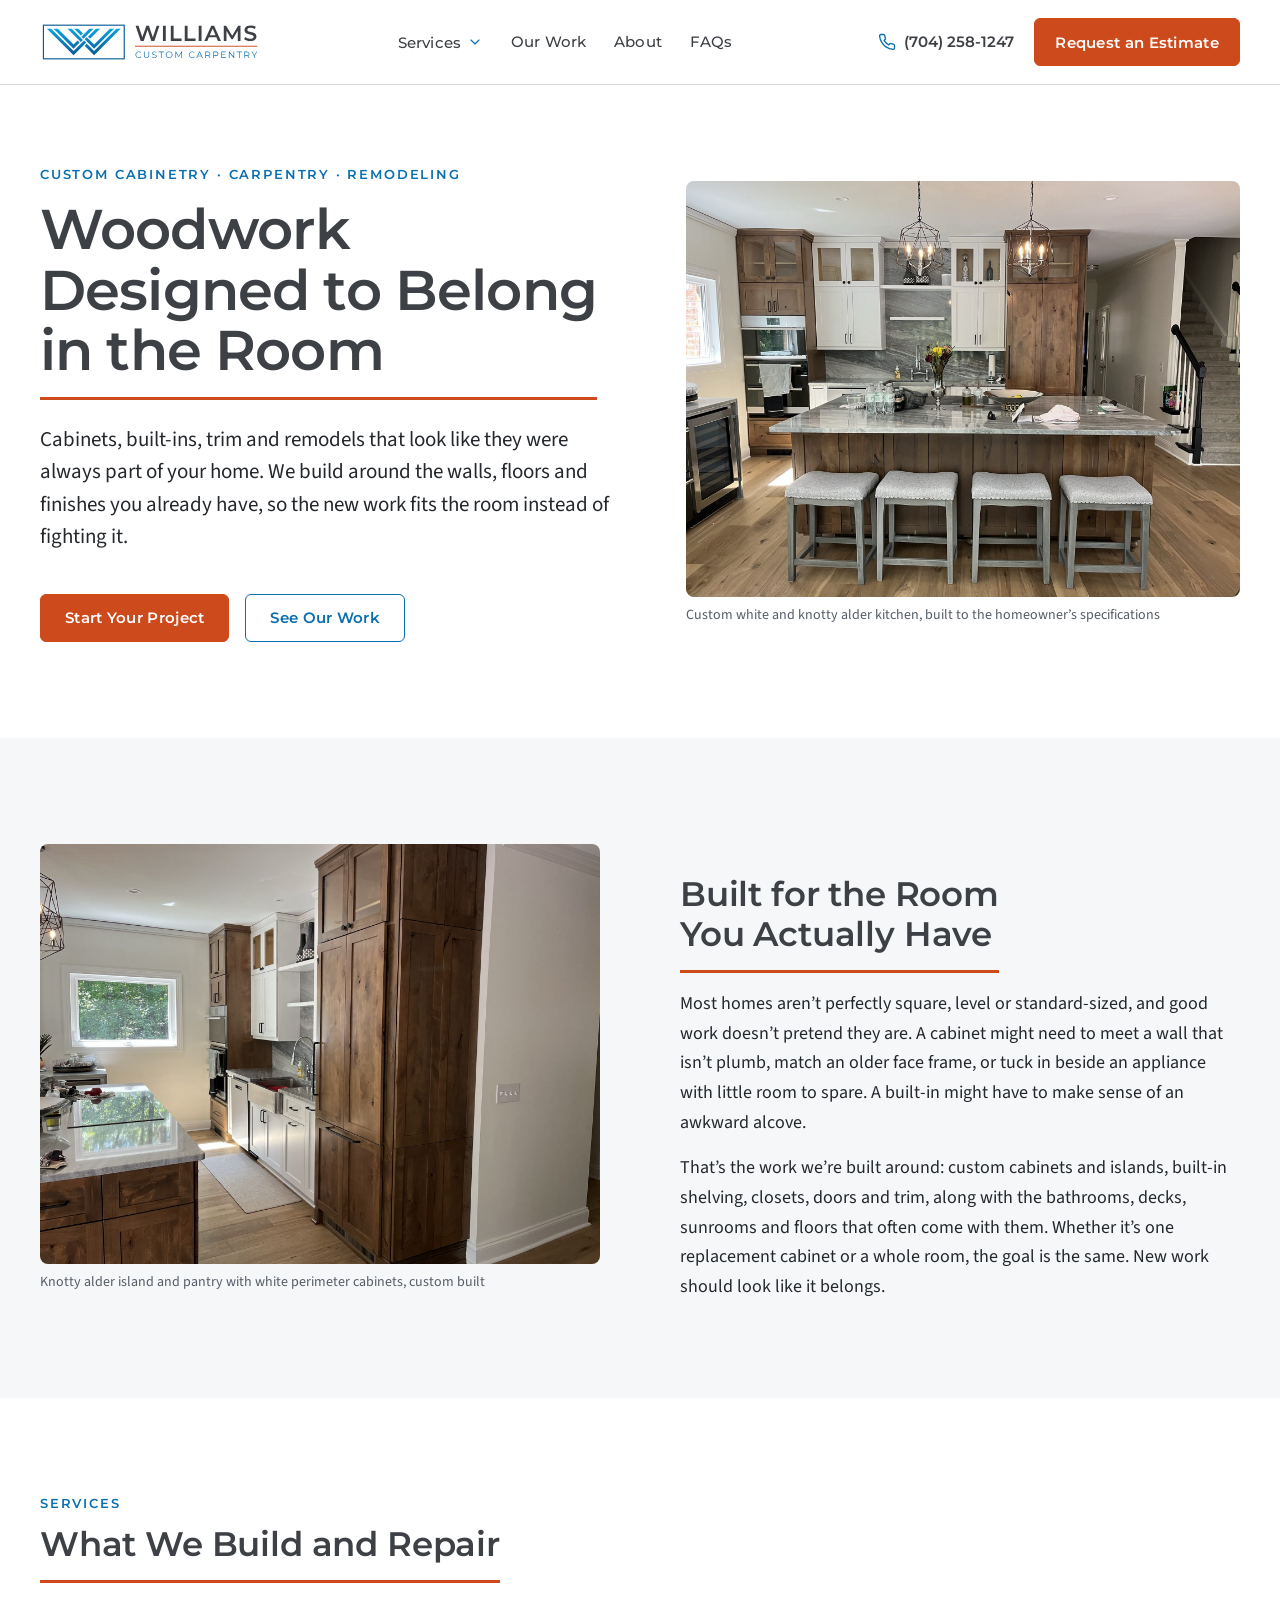
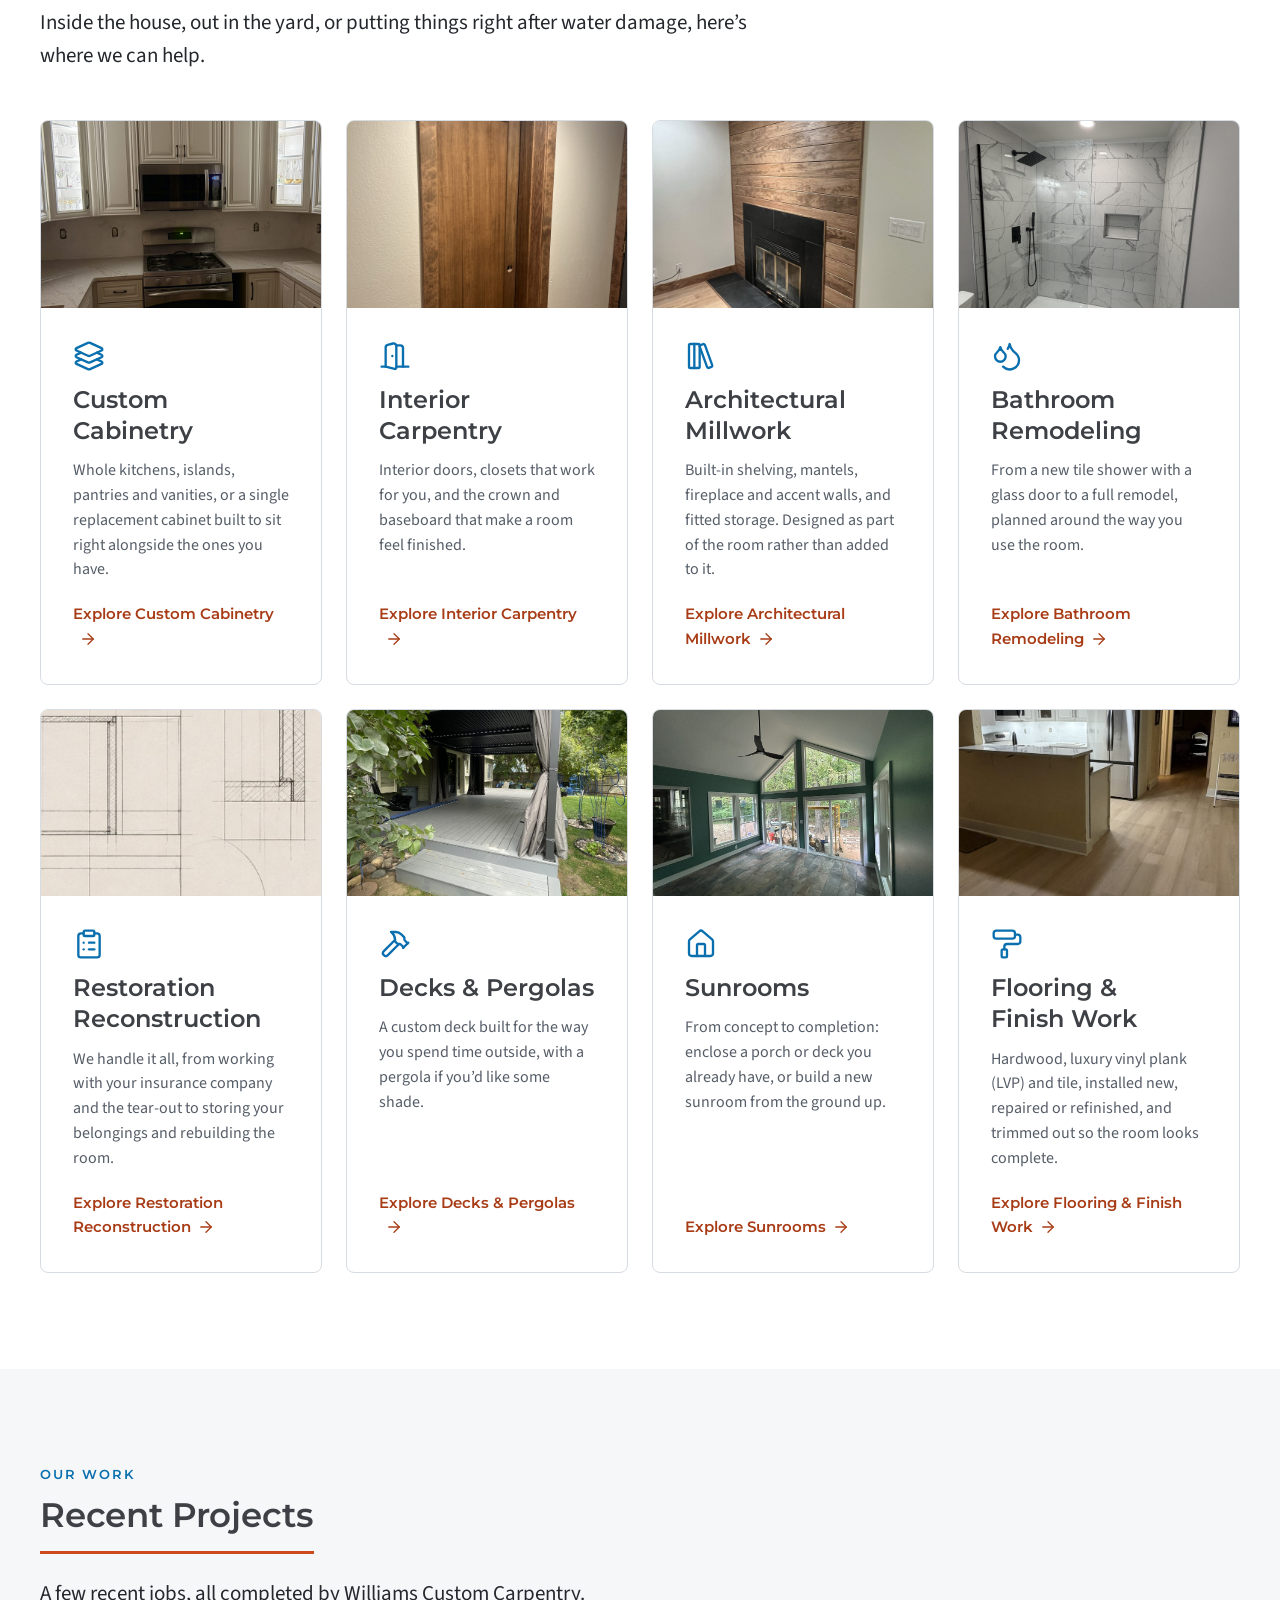
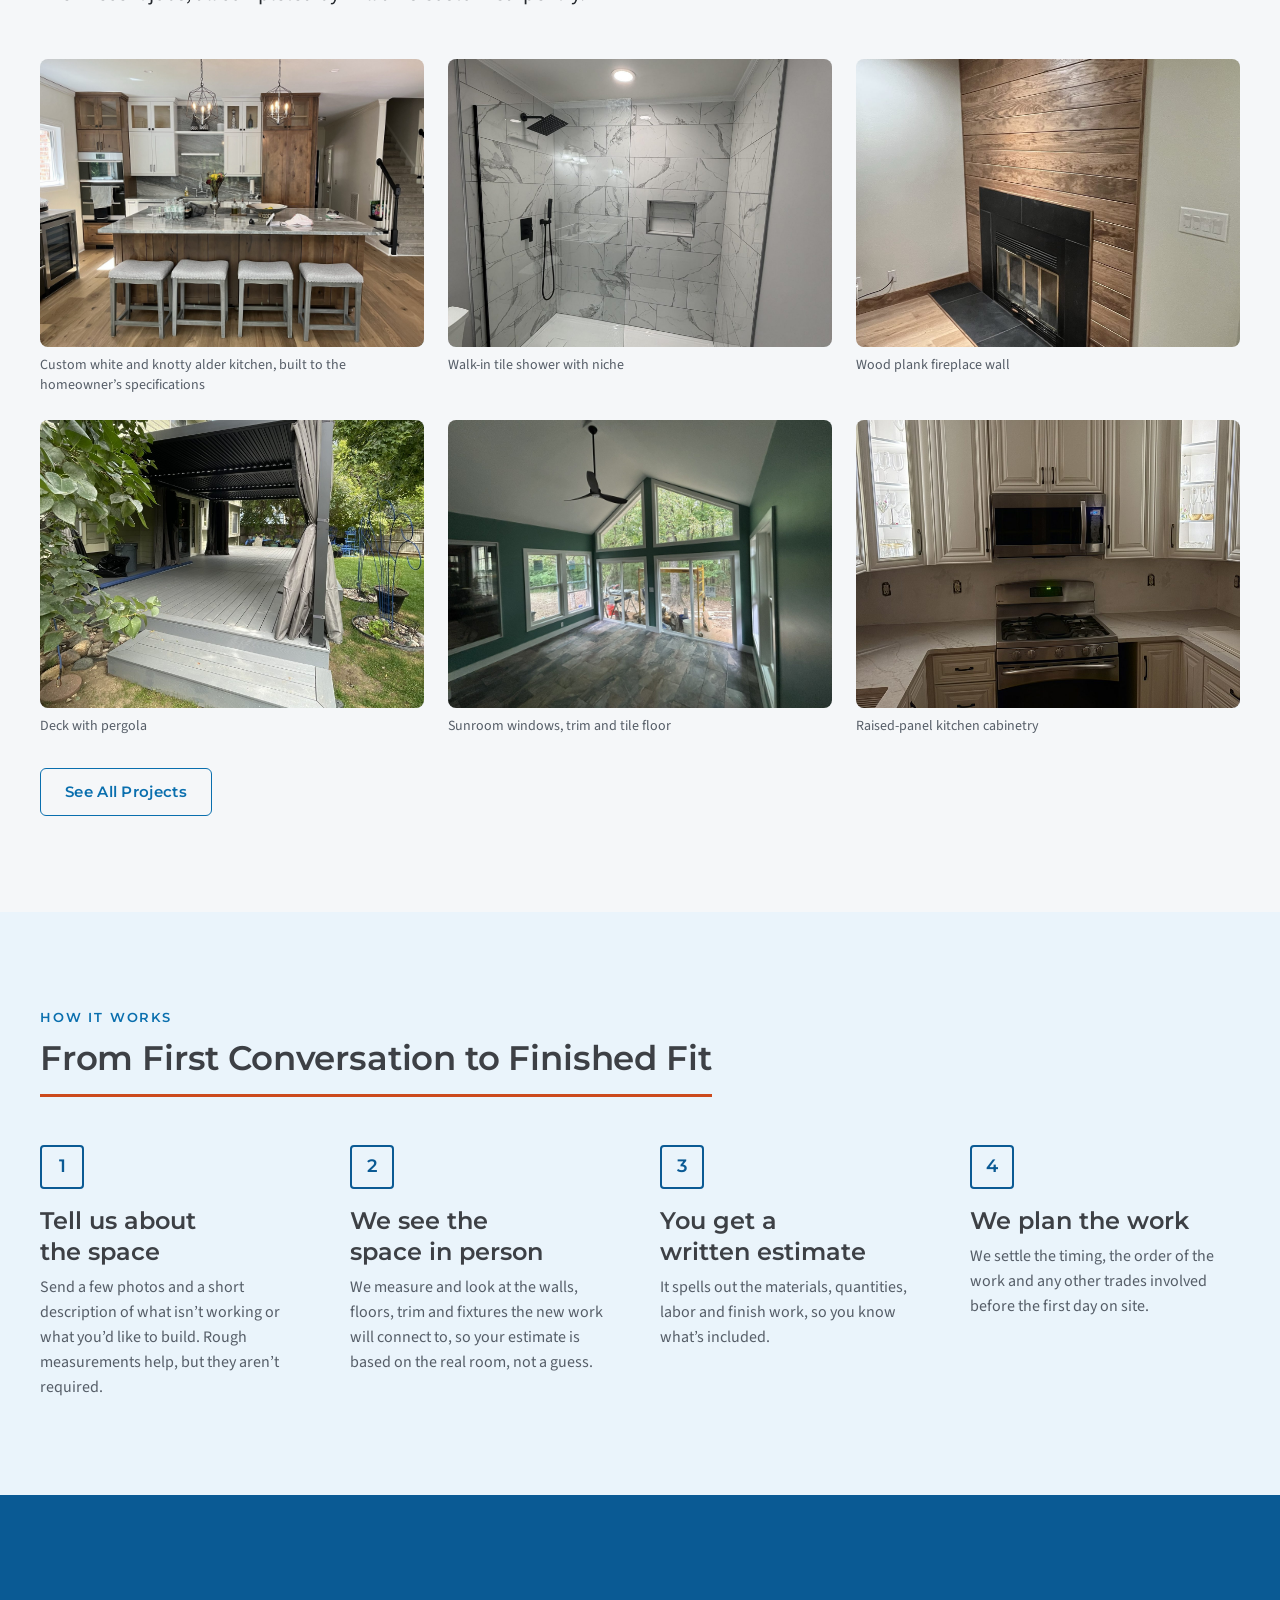
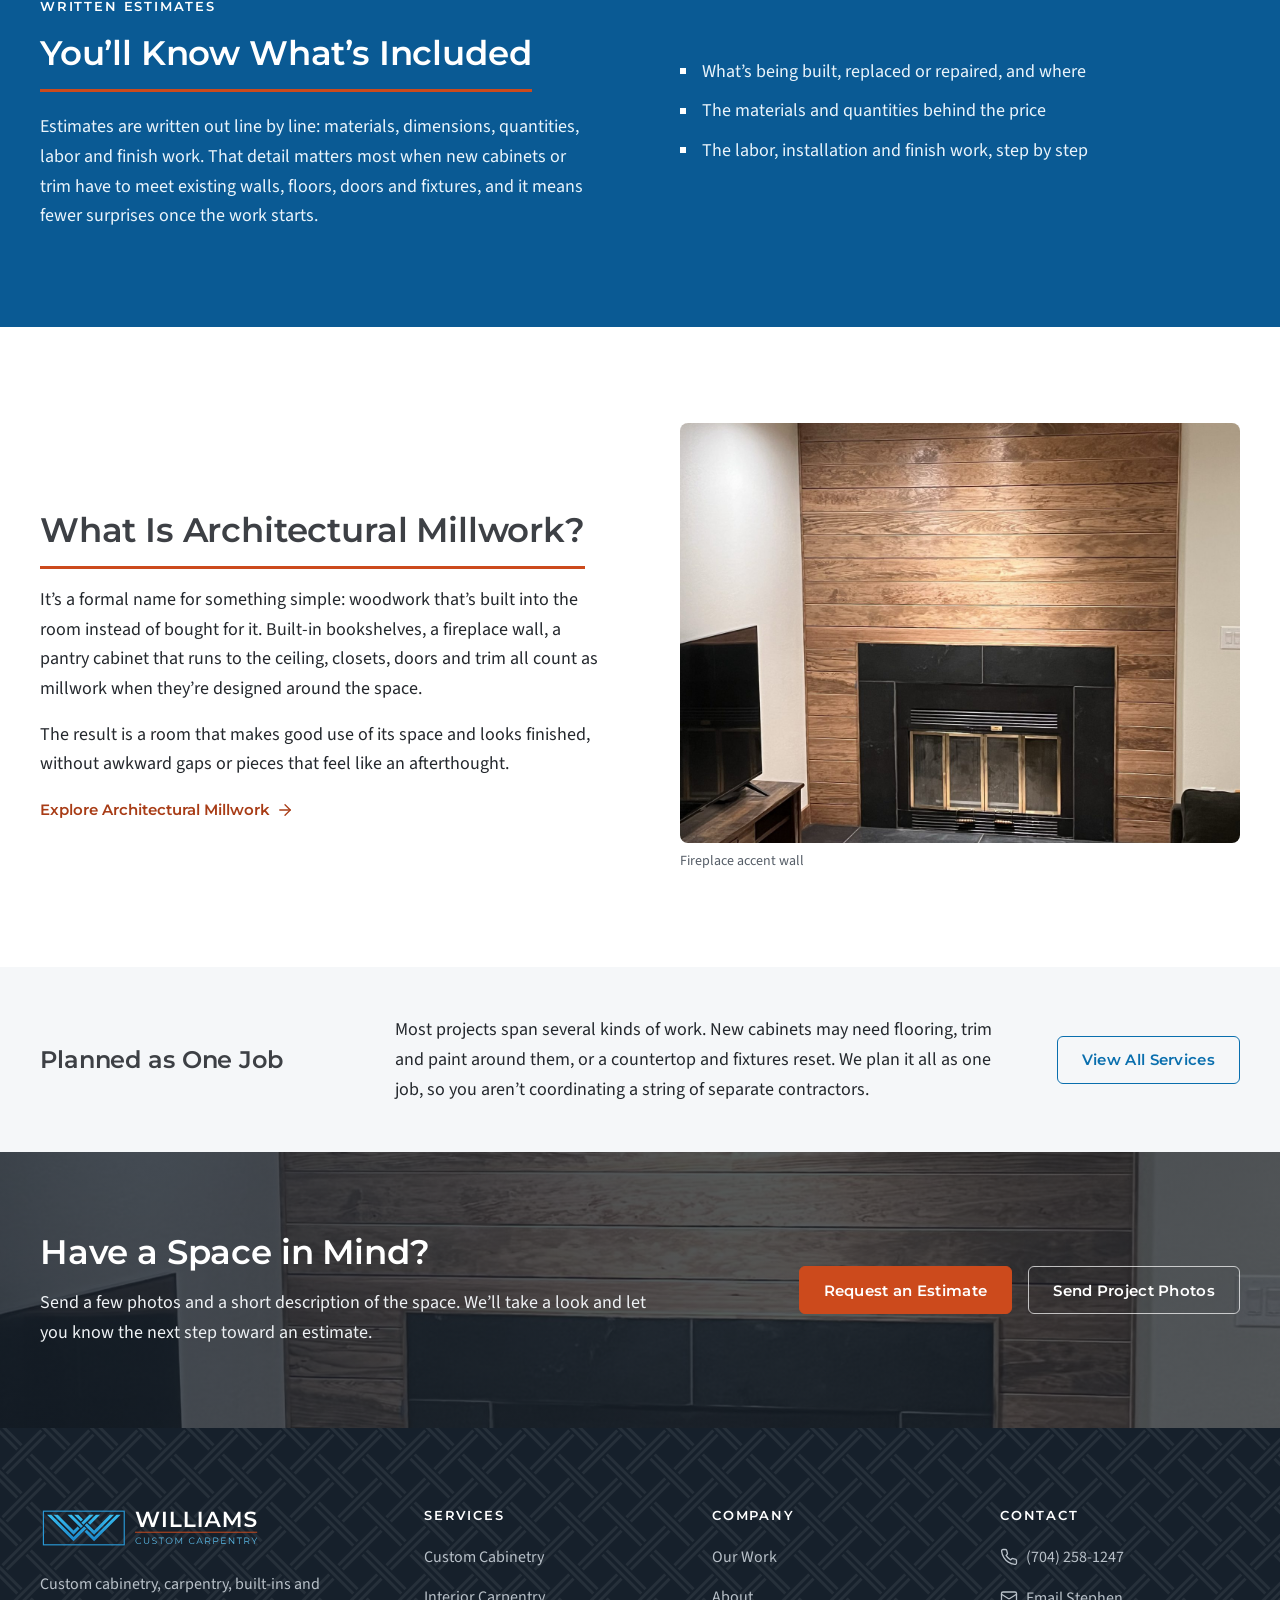
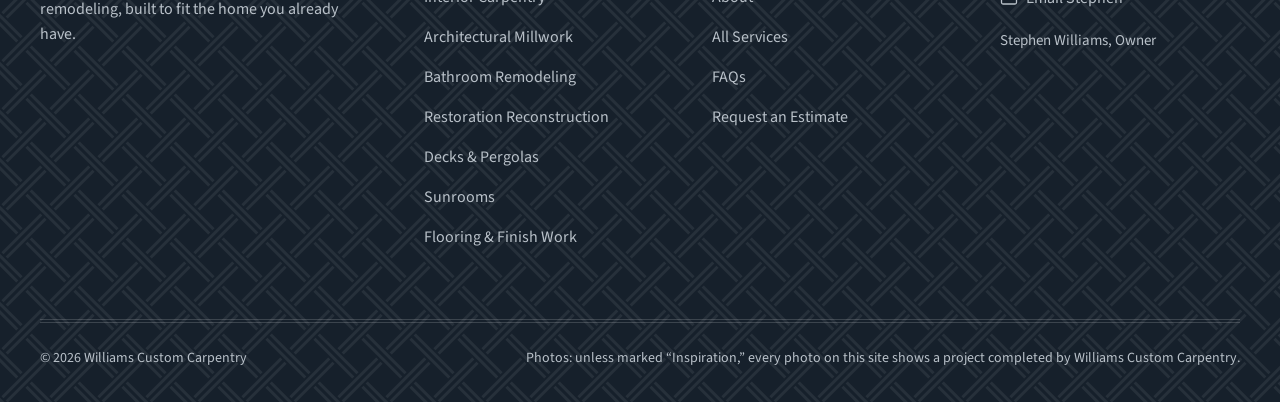
<file: index.html>
<!doctype html>
<html lang="en">
<head>
<meta charset="utf-8">
<meta name="viewport" content="width=device-width, initial-scale=1">
<title>Custom Cabinetry, Carpentry &amp; Remodeling | Williams Custom Carpentry</title>
<meta name="description" content="Custom cabinets, built-ins, trim, bathroom remodels, decks, pergolas and sunrooms, built to fit the home you already have. Send photos for an estimate.">
<link rel="icon" href="site-assets/logos/favicon.ico" sizes="48x48">
<link rel="icon" href="site-assets/logos/wcc-favicon.svg" type="image/svg+xml">
<link rel="apple-touch-icon" href="site-assets/logos/apple-touch-icon.png">
<link rel="stylesheet" href="fonts.css">
<link rel="stylesheet" href="tokens.css">
<link rel="stylesheet" href="components.css">
</head>
<body>
<a class="skip-link" href="#main">Skip to content</a>
<header class="site-header">
  <div class="container site-header__inner">
    <a class="site-header__logo" href="index.html"><img src="site-assets/logos/wcc-logo-horizontal-fullcolor.svg" alt="Williams Custom Carpentry home" width="220" height="36"></a>
    <nav class="site-nav" aria-label="Main"><ul>
      <li class="nav-item--services"><button class="nav-link nav-trigger" type="button" aria-expanded="false" aria-controls="services-menu">Services<svg aria-hidden="true" focusable="false" xmlns="http://www.w3.org/2000/svg" width="24" height="24" viewBox="0 0 24 24" fill="none" stroke="currentColor" stroke-width="1.75" stroke-linecap="round" stroke-linejoin="round" ><path d="m6 9 6 6 6-6" /></svg></button>
        <div class="mega" id="services-menu"><div class="mega__group"><p class="mega__heading">Inside the home</p><ul><li><a href="custom-cabinetry.html"><svg aria-hidden="true" focusable="false" xmlns="http://www.w3.org/2000/svg" width="24" height="24" viewBox="0 0 24 24" fill="none" stroke="currentColor" stroke-width="1.75" stroke-linecap="round" stroke-linejoin="round" ><path d="m12.83 2.18a2 2 0 0 0-1.66 0L2.6 6.08a1 1 0 0 0 0 1.83l8.58 3.91a2 2 0 0 0 1.66 0l8.58-3.9a1 1 0 0 0 0-1.83Z" /><path d="m6.08 9.5-3.5 1.6a1 1 0 0 0 0 1.81l8.6 3.91a2 2 0 0 0 1.65 0l8.58-3.9a1 1 0 0 0 0-1.83l-3.5-1.59" /><path d="m6.08 14.5-3.5 1.6a1 1 0 0 0 0 1.81l8.6 3.91a2 2 0 0 0 1.65 0l8.58-3.9a1 1 0 0 0 0-1.83l-3.5-1.59" /></svg><span>Custom Cabinetry</span></a></li><li><a href="interior-carpentry.html"><svg aria-hidden="true" focusable="false" xmlns="http://www.w3.org/2000/svg" width="24" height="24" viewBox="0 0 24 24" fill="none" stroke="currentColor" stroke-width="1.75" stroke-linecap="round" stroke-linejoin="round" ><path d="M13 4h3a2 2 0 0 1 2 2v14" /><path d="M2 20h3" /><path d="M13 20h9" /><path d="M10 12v.01" /><path d="M13 4.562v16.157a1 1 0 0 1-1.242.97L5 20V5.562a2 2 0 0 1 1.515-1.94l4-1A2 2 0 0 1 13 4.561Z" /></svg><span>Interior Carpentry</span></a></li><li><a href="architectural-millwork.html"><svg aria-hidden="true" focusable="false" xmlns="http://www.w3.org/2000/svg" width="24" height="24" viewBox="0 0 24 24" fill="none" stroke="currentColor" stroke-width="1.75" stroke-linecap="round" stroke-linejoin="round" ><rect width="8" height="18" x="3" y="3" rx="1" /><path d="M7 3v18" /><path d="M20.4 18.9c.2.5-.1 1.1-.6 1.3l-1.9.7c-.5.2-1.1-.1-1.3-.6L11.1 5.1c-.2-.5.1-1.1.6-1.3l1.9-.7c.5-.2 1.1.1 1.3.6Z" /></svg><span>Architectural Millwork</span></a></li><li><a href="bathroom-remodeling.html"><svg aria-hidden="true" focusable="false" xmlns="http://www.w3.org/2000/svg" width="24" height="24" viewBox="0 0 24 24" fill="none" stroke="currentColor" stroke-width="1.75" stroke-linecap="round" stroke-linejoin="round" ><path d="M7 16.3c2.2 0 4-1.83 4-4.05 0-1.16-.57-2.26-1.71-3.19S7.29 6.75 7 5.3c-.29 1.45-1.14 2.84-2.29 3.76S3 11.1 3 12.25c0 2.22 1.8 4.05 4 4.05z" /><path d="M12.56 6.6A10.97 10.97 0 0 0 14 3.02c.5 2.5 2 4.9 4 6.5s3 3.5 3 5.5a6.98 6.98 0 0 1-11.91 4.97" /></svg><span>Bathroom Remodeling</span></a></li><li><a href="flooring-finish-work.html"><svg aria-hidden="true" focusable="false" xmlns="http://www.w3.org/2000/svg" width="24" height="24" viewBox="0 0 24 24" fill="none" stroke="currentColor" stroke-width="1.75" stroke-linecap="round" stroke-linejoin="round" ><rect width="16" height="6" x="2" y="2" rx="2" /><path d="M10 16v-2a2 2 0 0 1 2-2h8a2 2 0 0 0 2-2V7a2 2 0 0 0-2-2h-2" /><rect width="4" height="6" x="8" y="16" rx="1" /></svg><span>Flooring &amp; Finish Work</span></a></li></ul></div><div class="mega__group"><p class="mega__heading">Outdoor and additions</p><ul><li><a href="decks-pergolas.html"><svg aria-hidden="true" focusable="false" xmlns="http://www.w3.org/2000/svg" width="24" height="24" viewBox="0 0 24 24" fill="none" stroke="currentColor" stroke-width="1.75" stroke-linecap="round" stroke-linejoin="round" ><path d="m15 12-8.373 8.373a1 1 0 1 1-3-3L12 9" /><path d="m18 15 4-4" /><path d="m21.5 11.5-1.914-1.914A2 2 0 0 1 19 8.172V7l-2.26-2.26a6 6 0 0 0-4.202-1.756L9 2.96l.92.82A6.18 6.18 0 0 1 12 8.4V10l2 2h1.172a2 2 0 0 1 1.414.586L18.5 14.5" /></svg><span>Decks &amp; Pergolas</span></a></li><li><a href="sunrooms.html"><svg aria-hidden="true" focusable="false" xmlns="http://www.w3.org/2000/svg" width="24" height="24" viewBox="0 0 24 24" fill="none" stroke="currentColor" stroke-width="1.75" stroke-linecap="round" stroke-linejoin="round" ><path d="M15 21v-8a1 1 0 0 0-1-1h-4a1 1 0 0 0-1 1v8" /><path d="M3 10a2 2 0 0 1 .709-1.528l7-5.999a2 2 0 0 1 2.582 0l7 5.999A2 2 0 0 1 21 10v9a2 2 0 0 1-2 2H5a2 2 0 0 1-2-2z" /></svg><span>Sunrooms</span></a></li></ul></div><div class="mega__group"><p class="mega__heading">Repairs</p><ul><li><a href="restoration-reconstruction.html"><svg aria-hidden="true" focusable="false" xmlns="http://www.w3.org/2000/svg" width="24" height="24" viewBox="0 0 24 24" fill="none" stroke="currentColor" stroke-width="1.75" stroke-linecap="round" stroke-linejoin="round" ><rect width="8" height="4" x="8" y="2" rx="1" ry="1" /><path d="M16 4h2a2 2 0 0 1 2 2v14a2 2 0 0 1-2 2H6a2 2 0 0 1-2-2V6a2 2 0 0 1 2-2h2" /><path d="M12 11h4" /><path d="M12 16h4" /><path d="M8 11h.01" /><path d="M8 16h.01" /></svg><span>Restoration Reconstruction</span></a></li></ul></div><a class="mega__all" href="services.html">View all services<svg aria-hidden="true" focusable="false" xmlns="http://www.w3.org/2000/svg" width="24" height="24" viewBox="0 0 24 24" fill="none" stroke="currentColor" stroke-width="1.75" stroke-linecap="round" stroke-linejoin="round" ><path d="M5 12h14" /><path d="m12 5 7 7-7 7" /></svg></a></div></li>
      <li><a class="nav-link" href="our-work.html">Our Work</a></li><li><a class="nav-link" href="about.html">About</a></li><li><a class="nav-link" href="faqs.html">FAQs</a></li></ul></nav>
    <div class="site-header__actions">
      <a class="site-header__phone" href="tel:+17042581247"><svg aria-hidden="true" focusable="false" xmlns="http://www.w3.org/2000/svg" width="24" height="24" viewBox="0 0 24 24" fill="none" stroke="currentColor" stroke-width="1.75" stroke-linecap="round" stroke-linejoin="round" ><path d="M22 16.92v3a2 2 0 0 1-2.18 2 19.79 19.79 0 0 1-8.63-3.07 19.5 19.5 0 0 1-6-6 19.79 19.79 0 0 1-3.07-8.67A2 2 0 0 1 4.11 2h3a2 2 0 0 1 2 1.72 12.84 12.84 0 0 0 .7 2.81 2 2 0 0 1-.45 2.11L8.09 9.91a16 16 0 0 0 6 6l1.27-1.27a2 2 0 0 1 2.11-.45 12.84 12.84 0 0 0 2.81.7A2 2 0 0 1 22 16.92z" /></svg><span>(704) 258-1247</span></a>
      <a class="btn btn--primary site-header__cta" href="request-an-estimate.html"><span class="label-long">Request an Estimate</span><span class="label-short">Estimate</span></a>
      <button class="menu-button" type="button" aria-expanded="false" aria-controls="mobile-nav" aria-label="Menu"><svg aria-hidden="true" focusable="false" class="icon-open" xmlns="http://www.w3.org/2000/svg" width="24" height="24" viewBox="0 0 24 24" fill="none" stroke="currentColor" stroke-width="1.75" stroke-linecap="round" stroke-linejoin="round" ><line x1="4" x2="20" y1="12" y2="12" /><line x1="4" x2="20" y1="6" y2="6" /><line x1="4" x2="20" y1="18" y2="18" /></svg><svg aria-hidden="true" focusable="false" class="icon-close" xmlns="http://www.w3.org/2000/svg" width="24" height="24" viewBox="0 0 24 24" fill="none" stroke="currentColor" stroke-width="1.75" stroke-linecap="round" stroke-linejoin="round" ><path d="M18 6 6 18" /><path d="m6 6 12 12" /></svg><span class="menu-label">Menu</span></button>
    </div>
  </div>
  <nav class="mobile-nav" id="mobile-nav" aria-label="Main (mobile)">
    <ul><li class="mobile-nav__group"><p class="mobile-nav__heading">Inside the home</p><ul><li><a href="custom-cabinetry.html">Custom Cabinetry<svg aria-hidden="true" focusable="false" xmlns="http://www.w3.org/2000/svg" width="24" height="24" viewBox="0 0 24 24" fill="none" stroke="currentColor" stroke-width="1.75" stroke-linecap="round" stroke-linejoin="round" ><path d="M5 12h14" /><path d="m12 5 7 7-7 7" /></svg></a></li><li><a href="interior-carpentry.html">Interior Carpentry<svg aria-hidden="true" focusable="false" xmlns="http://www.w3.org/2000/svg" width="24" height="24" viewBox="0 0 24 24" fill="none" stroke="currentColor" stroke-width="1.75" stroke-linecap="round" stroke-linejoin="round" ><path d="M5 12h14" /><path d="m12 5 7 7-7 7" /></svg></a></li><li><a href="architectural-millwork.html">Architectural Millwork<svg aria-hidden="true" focusable="false" xmlns="http://www.w3.org/2000/svg" width="24" height="24" viewBox="0 0 24 24" fill="none" stroke="currentColor" stroke-width="1.75" stroke-linecap="round" stroke-linejoin="round" ><path d="M5 12h14" /><path d="m12 5 7 7-7 7" /></svg></a></li><li><a href="bathroom-remodeling.html">Bathroom Remodeling<svg aria-hidden="true" focusable="false" xmlns="http://www.w3.org/2000/svg" width="24" height="24" viewBox="0 0 24 24" fill="none" stroke="currentColor" stroke-width="1.75" stroke-linecap="round" stroke-linejoin="round" ><path d="M5 12h14" /><path d="m12 5 7 7-7 7" /></svg></a></li><li><a href="flooring-finish-work.html">Flooring &amp; Finish Work<svg aria-hidden="true" focusable="false" xmlns="http://www.w3.org/2000/svg" width="24" height="24" viewBox="0 0 24 24" fill="none" stroke="currentColor" stroke-width="1.75" stroke-linecap="round" stroke-linejoin="round" ><path d="M5 12h14" /><path d="m12 5 7 7-7 7" /></svg></a></li></ul></li><li class="mobile-nav__group"><p class="mobile-nav__heading">Outdoor and additions</p><ul><li><a href="decks-pergolas.html">Decks &amp; Pergolas<svg aria-hidden="true" focusable="false" xmlns="http://www.w3.org/2000/svg" width="24" height="24" viewBox="0 0 24 24" fill="none" stroke="currentColor" stroke-width="1.75" stroke-linecap="round" stroke-linejoin="round" ><path d="M5 12h14" /><path d="m12 5 7 7-7 7" /></svg></a></li><li><a href="sunrooms.html">Sunrooms<svg aria-hidden="true" focusable="false" xmlns="http://www.w3.org/2000/svg" width="24" height="24" viewBox="0 0 24 24" fill="none" stroke="currentColor" stroke-width="1.75" stroke-linecap="round" stroke-linejoin="round" ><path d="M5 12h14" /><path d="m12 5 7 7-7 7" /></svg></a></li></ul></li><li class="mobile-nav__group"><p class="mobile-nav__heading">Repairs</p><ul><li><a href="restoration-reconstruction.html">Restoration Reconstruction<svg aria-hidden="true" focusable="false" xmlns="http://www.w3.org/2000/svg" width="24" height="24" viewBox="0 0 24 24" fill="none" stroke="currentColor" stroke-width="1.75" stroke-linecap="round" stroke-linejoin="round" ><path d="M5 12h14" /><path d="m12 5 7 7-7 7" /></svg></a></li></ul></li><li class="mobile-nav__group"><p class="mobile-nav__heading">Company</p><ul><li><a href="our-work.html">Our Work<svg aria-hidden="true" focusable="false" xmlns="http://www.w3.org/2000/svg" width="24" height="24" viewBox="0 0 24 24" fill="none" stroke="currentColor" stroke-width="1.75" stroke-linecap="round" stroke-linejoin="round" ><path d="M5 12h14" /><path d="m12 5 7 7-7 7" /></svg></a></li><li><a href="about.html">About<svg aria-hidden="true" focusable="false" xmlns="http://www.w3.org/2000/svg" width="24" height="24" viewBox="0 0 24 24" fill="none" stroke="currentColor" stroke-width="1.75" stroke-linecap="round" stroke-linejoin="round" ><path d="M5 12h14" /><path d="m12 5 7 7-7 7" /></svg></a></li><li><a href="faqs.html">FAQs<svg aria-hidden="true" focusable="false" xmlns="http://www.w3.org/2000/svg" width="24" height="24" viewBox="0 0 24 24" fill="none" stroke="currentColor" stroke-width="1.75" stroke-linecap="round" stroke-linejoin="round" ><path d="M5 12h14" /><path d="m12 5 7 7-7 7" /></svg></a></li><li><a href="services.html">All Services<svg aria-hidden="true" focusable="false" xmlns="http://www.w3.org/2000/svg" width="24" height="24" viewBox="0 0 24 24" fill="none" stroke="currentColor" stroke-width="1.75" stroke-linecap="round" stroke-linejoin="round" ><path d="M5 12h14" /><path d="m12 5 7 7-7 7" /></svg></a></li></ul></li></ul>
    <div class="mobile-nav__cta"><a class="btn btn--primary btn--block" href="request-an-estimate.html">Request an Estimate</a>
      <a class="btn btn--secondary btn--block" href="tel:+17042581247"><svg aria-hidden="true" focusable="false" xmlns="http://www.w3.org/2000/svg" width="24" height="24" viewBox="0 0 24 24" fill="none" stroke="currentColor" stroke-width="1.75" stroke-linecap="round" stroke-linejoin="round" ><path d="M22 16.92v3a2 2 0 0 1-2.18 2 19.79 19.79 0 0 1-8.63-3.07 19.5 19.5 0 0 1-6-6 19.79 19.79 0 0 1-3.07-8.67A2 2 0 0 1 4.11 2h3a2 2 0 0 1 2 1.72 12.84 12.84 0 0 0 .7 2.81 2 2 0 0 1-.45 2.11L8.09 9.91a16 16 0 0 0 6 6l1.27-1.27a2 2 0 0 1 2.11-.45 12.84 12.84 0 0 0 2.81.7A2 2 0 0 1 22 16.92z" /></svg>Call (704) 258-1247</a></div>
  </nav>
</header>
<main id="main">
<section class="hero">
  <div class="container hero__grid">
    <div>
      <span class="wcc-eyebrow">Custom Cabinetry · Carpentry · Remodeling</span>
      <h1 class="wcc-display">Woodwork Designed to Belong in the Room</h1>
      <span class="wcc-accent-rule"></span>
      <p class="wcc-lead">Cabinets, built-ins, trim and remodels that look like they were always part of your home. We build around the walls, floors and finishes you already have, so the new work fits the room instead of fighting it.</p>
      <div class="btn-row"><a class="btn btn--primary" href="request-an-estimate.html">Start Your Project</a><a class="btn btn--secondary" href="our-work.html">See Our Work</a></div>
    </div>
    <div><figure class="media"><div class="media__frame media__frame--4x3"><img src="img/p-kitchen-island.jpg" alt="Kitchen with white upper cabinets, knotty alder base cabinets and pantry, and a knotty alder island with seating" width="2000" height="1500" loading="eager" style="object-position: 50% 50%"></div><figcaption class="media__caption">Custom white and knotty alder kitchen, built to the homeowner’s specifications</figcaption></figure></div>
  </div>
</section>

<section class="section section--subtle" aria-labelledby="intro-title">
  <div class="container feature">
    <div class="feature__media"><figure class="media"><div class="media__frame media__frame--4x3"><img src="img/p-kitchen-window.jpg" alt="Kitchen with a knotty alder island, white perimeter cabinets and a full-height knotty alder pantry cabinet" width="2000" height="1500" loading="lazy" style="object-position: 50% 50%"></div><figcaption class="media__caption">Knotty alder island and pantry with white perimeter cabinets, custom built</figcaption></figure></div>
    <div class="prose">
      <h2 id="intro-title">Built for the Room You Actually Have</h2><span class="wcc-accent-rule"></span>
      <p class="wcc-body">Most homes aren’t perfectly square, level or standard-sized, and good work doesn’t pretend they are. A cabinet might need to meet a wall that isn’t plumb, match an older face frame, or tuck in beside an appliance with little room to spare. A built-in might have to make sense of an awkward alcove.</p>
      <p class="wcc-body">That’s the work we’re built around: custom cabinets and islands, built-in shelving, closets, doors and trim, along with the bathrooms, decks, sunrooms and floors that often come with them. Whether it’s one replacement cabinet or a whole room, the goal is the same. New work should look like it belongs.</p>
    </div>
  </div>
</section>

<section class="section" aria-labelledby="svc-title">
  <div class="container">
    <div class="section-heading"><span class="wcc-eyebrow">Services</span><h2 id="svc-title">What We Build and Repair</h2><span class="wcc-accent-rule"></span><p class="wcc-lead">Inside the house, out in the yard, or putting things right after water damage, here’s where we can help.</p></div>
    <div class="grid grid--4"><article class="service-card">
  <div class="service-card__media"><img src="img/p-raised-panel-kitchen.jpg" alt="" width="1500" height="2000" loading="lazy" style="object-position: 50% 45%"></div>
  <div class="service-card__body">
    <svg aria-hidden="true" focusable="false" class="service-card__icon" xmlns="http://www.w3.org/2000/svg" width="24" height="24" viewBox="0 0 24 24" fill="none" stroke="currentColor" stroke-width="1.75" stroke-linecap="round" stroke-linejoin="round" ><path d="m12.83 2.18a2 2 0 0 0-1.66 0L2.6 6.08a1 1 0 0 0 0 1.83l8.58 3.91a2 2 0 0 0 1.66 0l8.58-3.9a1 1 0 0 0 0-1.83Z" /><path d="m6.08 9.5-3.5 1.6a1 1 0 0 0 0 1.81l8.6 3.91a2 2 0 0 0 1.65 0l8.58-3.9a1 1 0 0 0 0-1.83l-3.5-1.59" /><path d="m6.08 14.5-3.5 1.6a1 1 0 0 0 0 1.81l8.6 3.91a2 2 0 0 0 1.65 0l8.58-3.9a1 1 0 0 0 0-1.83l-3.5-1.59" /></svg>
    <h3 class="wcc-h3 service-card__title"><a href="custom-cabinetry.html">Custom Cabinetry</a></h3>
    <p class="wcc-body-sm">Whole kitchens, islands, pantries and vanities, or a single replacement cabinet built to sit right alongside the ones you have.</p>
    <span class="text-link" aria-hidden="true">Explore Custom Cabinetry<svg aria-hidden="true" focusable="false" xmlns="http://www.w3.org/2000/svg" width="24" height="24" viewBox="0 0 24 24" fill="none" stroke="currentColor" stroke-width="1.75" stroke-linecap="round" stroke-linejoin="round" ><path d="M5 12h14" /><path d="m12 5 7 7-7 7" /></svg></span>
  </div>
</article><article class="service-card">
  <div class="service-card__media"><img src="img/p-door-casing.jpg" alt="" width="1500" height="2000" loading="lazy" style="object-position: 50% 45%"></div>
  <div class="service-card__body">
    <svg aria-hidden="true" focusable="false" class="service-card__icon" xmlns="http://www.w3.org/2000/svg" width="24" height="24" viewBox="0 0 24 24" fill="none" stroke="currentColor" stroke-width="1.75" stroke-linecap="round" stroke-linejoin="round" ><path d="M13 4h3a2 2 0 0 1 2 2v14" /><path d="M2 20h3" /><path d="M13 20h9" /><path d="M10 12v.01" /><path d="M13 4.562v16.157a1 1 0 0 1-1.242.97L5 20V5.562a2 2 0 0 1 1.515-1.94l4-1A2 2 0 0 1 13 4.561Z" /></svg>
    <h3 class="wcc-h3 service-card__title"><a href="interior-carpentry.html">Interior Carpentry</a></h3>
    <p class="wcc-body-sm">Interior doors, closets that work for you, and the crown and baseboard that make a room feel finished.</p>
    <span class="text-link" aria-hidden="true">Explore Interior Carpentry<svg aria-hidden="true" focusable="false" xmlns="http://www.w3.org/2000/svg" width="24" height="24" viewBox="0 0 24 24" fill="none" stroke="currentColor" stroke-width="1.75" stroke-linecap="round" stroke-linejoin="round" ><path d="M5 12h14" /><path d="m12 5 7 7-7 7" /></svg></span>
  </div>
</article><article class="service-card">
  <div class="service-card__media"><img src="img/p-fireplace-wall.jpg" alt="" width="1500" height="2000" loading="lazy" style="object-position: 50% 50%"></div>
  <div class="service-card__body">
    <svg aria-hidden="true" focusable="false" class="service-card__icon" xmlns="http://www.w3.org/2000/svg" width="24" height="24" viewBox="0 0 24 24" fill="none" stroke="currentColor" stroke-width="1.75" stroke-linecap="round" stroke-linejoin="round" ><rect width="8" height="18" x="3" y="3" rx="1" /><path d="M7 3v18" /><path d="M20.4 18.9c.2.5-.1 1.1-.6 1.3l-1.9.7c-.5.2-1.1-.1-1.3-.6L11.1 5.1c-.2-.5.1-1.1.6-1.3l1.9-.7c.5-.2 1.1.1 1.3.6Z" /></svg>
    <h3 class="wcc-h3 service-card__title"><a href="architectural-millwork.html">Architectural Millwork</a></h3>
    <p class="wcc-body-sm">Built-in shelving, mantels, fireplace and accent walls, and fitted storage. Designed as part of the room rather than added to it.</p>
    <span class="text-link" aria-hidden="true">Explore Architectural Millwork<svg aria-hidden="true" focusable="false" xmlns="http://www.w3.org/2000/svg" width="24" height="24" viewBox="0 0 24 24" fill="none" stroke="currentColor" stroke-width="1.75" stroke-linecap="round" stroke-linejoin="round" ><path d="M5 12h14" /><path d="m12 5 7 7-7 7" /></svg></span>
  </div>
</article><article class="service-card">
  <div class="service-card__media"><img src="img/p-shower-niche.jpg" alt="" width="1500" height="2000" loading="lazy" style="object-position: 50% 45%"></div>
  <div class="service-card__body">
    <svg aria-hidden="true" focusable="false" class="service-card__icon" xmlns="http://www.w3.org/2000/svg" width="24" height="24" viewBox="0 0 24 24" fill="none" stroke="currentColor" stroke-width="1.75" stroke-linecap="round" stroke-linejoin="round" ><path d="M7 16.3c2.2 0 4-1.83 4-4.05 0-1.16-.57-2.26-1.71-3.19S7.29 6.75 7 5.3c-.29 1.45-1.14 2.84-2.29 3.76S3 11.1 3 12.25c0 2.22 1.8 4.05 4 4.05z" /><path d="M12.56 6.6A10.97 10.97 0 0 0 14 3.02c.5 2.5 2 4.9 4 6.5s3 3.5 3 5.5a6.98 6.98 0 0 1-11.91 4.97" /></svg>
    <h3 class="wcc-h3 service-card__title"><a href="bathroom-remodeling.html">Bathroom Remodeling</a></h3>
    <p class="wcc-body-sm">From a new tile shower with a glass door to a full remodel, planned around the way you use the room.</p>
    <span class="text-link" aria-hidden="true">Explore Bathroom Remodeling<svg aria-hidden="true" focusable="false" xmlns="http://www.w3.org/2000/svg" width="24" height="24" viewBox="0 0 24 24" fill="none" stroke="currentColor" stroke-width="1.75" stroke-linecap="round" stroke-linejoin="round" ><path d="M5 12h14" /><path d="m12 5 7 7-7 7" /></svg></span>
  </div>
</article><article class="service-card">
  <div class="service-card__media"><img src="img/drafting-sketch.jpg" alt="" width="392" height="387" loading="lazy"></div>
  <div class="service-card__body">
    <svg aria-hidden="true" focusable="false" class="service-card__icon" xmlns="http://www.w3.org/2000/svg" width="24" height="24" viewBox="0 0 24 24" fill="none" stroke="currentColor" stroke-width="1.75" stroke-linecap="round" stroke-linejoin="round" ><rect width="8" height="4" x="8" y="2" rx="1" ry="1" /><path d="M16 4h2a2 2 0 0 1 2 2v14a2 2 0 0 1-2 2H6a2 2 0 0 1-2-2V6a2 2 0 0 1 2-2h2" /><path d="M12 11h4" /><path d="M12 16h4" /><path d="M8 11h.01" /><path d="M8 16h.01" /></svg>
    <h3 class="wcc-h3 service-card__title"><a href="restoration-reconstruction.html">Restoration Reconstruction</a></h3>
    <p class="wcc-body-sm">We handle it all, from working with your insurance company and the tear-out to storing your belongings and rebuilding the room.</p>
    <span class="text-link" aria-hidden="true">Explore Restoration Reconstruction<svg aria-hidden="true" focusable="false" xmlns="http://www.w3.org/2000/svg" width="24" height="24" viewBox="0 0 24 24" fill="none" stroke="currentColor" stroke-width="1.75" stroke-linecap="round" stroke-linejoin="round" ><path d="M5 12h14" /><path d="m12 5 7 7-7 7" /></svg></span>
  </div>
</article><article class="service-card">
  <div class="service-card__media"><img src="img/p-deck-pergola.jpg" alt="" width="1500" height="2000" loading="lazy" style="object-position: 50% 60%"></div>
  <div class="service-card__body">
    <svg aria-hidden="true" focusable="false" class="service-card__icon" xmlns="http://www.w3.org/2000/svg" width="24" height="24" viewBox="0 0 24 24" fill="none" stroke="currentColor" stroke-width="1.75" stroke-linecap="round" stroke-linejoin="round" ><path d="m15 12-8.373 8.373a1 1 0 1 1-3-3L12 9" /><path d="m18 15 4-4" /><path d="m21.5 11.5-1.914-1.914A2 2 0 0 1 19 8.172V7l-2.26-2.26a6 6 0 0 0-4.202-1.756L9 2.96l.92.82A6.18 6.18 0 0 1 12 8.4V10l2 2h1.172a2 2 0 0 1 1.414.586L18.5 14.5" /></svg>
    <h3 class="wcc-h3 service-card__title"><a href="decks-pergolas.html">Decks &amp; Pergolas</a></h3>
    <p class="wcc-body-sm">A custom deck built for the way you spend time outside, with a pergola if you’d like some shade.</p>
    <span class="text-link" aria-hidden="true">Explore Decks &amp; Pergolas<svg aria-hidden="true" focusable="false" xmlns="http://www.w3.org/2000/svg" width="24" height="24" viewBox="0 0 24 24" fill="none" stroke="currentColor" stroke-width="1.75" stroke-linecap="round" stroke-linejoin="round" ><path d="M5 12h14" /><path d="m12 5 7 7-7 7" /></svg></span>
  </div>
</article><article class="service-card">
  <div class="service-card__media"><img src="img/p-sunroom-gable.jpg" alt="" width="2000" height="1500" loading="lazy" style="object-position: 50% 50%"></div>
  <div class="service-card__body">
    <svg aria-hidden="true" focusable="false" class="service-card__icon" xmlns="http://www.w3.org/2000/svg" width="24" height="24" viewBox="0 0 24 24" fill="none" stroke="currentColor" stroke-width="1.75" stroke-linecap="round" stroke-linejoin="round" ><path d="M15 21v-8a1 1 0 0 0-1-1h-4a1 1 0 0 0-1 1v8" /><path d="M3 10a2 2 0 0 1 .709-1.528l7-5.999a2 2 0 0 1 2.582 0l7 5.999A2 2 0 0 1 21 10v9a2 2 0 0 1-2 2H5a2 2 0 0 1-2-2z" /></svg>
    <h3 class="wcc-h3 service-card__title"><a href="sunrooms.html">Sunrooms</a></h3>
    <p class="wcc-body-sm">From concept to completion: enclose a porch or deck you already have, or build a new sunroom from the ground up.</p>
    <span class="text-link" aria-hidden="true">Explore Sunrooms<svg aria-hidden="true" focusable="false" xmlns="http://www.w3.org/2000/svg" width="24" height="24" viewBox="0 0 24 24" fill="none" stroke="currentColor" stroke-width="1.75" stroke-linecap="round" stroke-linejoin="round" ><path d="M5 12h14" /><path d="m12 5 7 7-7 7" /></svg></span>
  </div>
</article><article class="service-card">
  <div class="service-card__media"><img src="img/p-kitchen-peninsula.jpg" alt="" width="1500" height="2000" loading="lazy" style="object-position: 50% 60%"></div>
  <div class="service-card__body">
    <svg aria-hidden="true" focusable="false" class="service-card__icon" xmlns="http://www.w3.org/2000/svg" width="24" height="24" viewBox="0 0 24 24" fill="none" stroke="currentColor" stroke-width="1.75" stroke-linecap="round" stroke-linejoin="round" ><rect width="16" height="6" x="2" y="2" rx="2" /><path d="M10 16v-2a2 2 0 0 1 2-2h8a2 2 0 0 0 2-2V7a2 2 0 0 0-2-2h-2" /><rect width="4" height="6" x="8" y="16" rx="1" /></svg>
    <h3 class="wcc-h3 service-card__title"><a href="flooring-finish-work.html">Flooring &amp; Finish Work</a></h3>
    <p class="wcc-body-sm">Hardwood, luxury vinyl plank (LVP) and tile, installed new, repaired or refinished, and trimmed out so the room looks complete.</p>
    <span class="text-link" aria-hidden="true">Explore Flooring &amp; Finish Work<svg aria-hidden="true" focusable="false" xmlns="http://www.w3.org/2000/svg" width="24" height="24" viewBox="0 0 24 24" fill="none" stroke="currentColor" stroke-width="1.75" stroke-linecap="round" stroke-linejoin="round" ><path d="M5 12h14" /><path d="m12 5 7 7-7 7" /></svg></span>
  </div>
</article></div>
  </div>
</section>
<section class="section section--subtle" aria-labelledby="recent-title">
  <div class="container">
    <div class="section-heading"><span class="wcc-eyebrow">Our work</span><h2 id="recent-title">Recent Projects</h2><span class="wcc-accent-rule"></span><p class="wcc-lead">A few recent jobs, all completed by Williams Custom Carpentry.</p></div>
    <div class="gallery"><figure class="media"><div class="media__frame media__frame--4x3"><img src="img/p-kitchen-island.jpg" alt="Kitchen with white upper cabinets, knotty alder base cabinets and pantry, and a knotty alder island with seating" width="2000" height="1500" loading="lazy" style="object-position: 50% 50%"></div><figcaption class="media__caption">Custom white and knotty alder kitchen, built to the homeowner’s specifications</figcaption></figure><figure class="media"><div class="media__frame media__frame--4x3"><img src="img/p-shower-niche.jpg" alt="Walk-in tile shower with a recessed niche, glass panel and matte black fixtures" width="1500" height="2000" loading="lazy" style="object-position: 50% 45%"></div><figcaption class="media__caption">Walk-in tile shower with niche</figcaption></figure><figure class="media"><div class="media__frame media__frame--4x3"><img src="img/p-fireplace-wall.jpg" alt="Fireplace with a full-height wood plank surround and tile hearth" width="1500" height="2000" loading="lazy" style="object-position: 50% 50%"></div><figcaption class="media__caption">Wood plank fireplace wall</figcaption></figure><figure class="media"><div class="media__frame media__frame--4x3"><img src="img/p-deck-pergola.jpg" alt="Gray composite deck with a louvered pergola and curtains" width="1500" height="2000" loading="lazy" style="object-position: 50% 60%"></div><figcaption class="media__caption">Deck with pergola</figcaption></figure><figure class="media"><div class="media__frame media__frame--4x3"><img src="img/p-sunroom-gable.jpg" alt="Sunroom with a vaulted ceiling, gable windows and tile floor" width="2000" height="1500" loading="lazy" style="object-position: 50% 50%"></div><figcaption class="media__caption">Sunroom windows, trim and tile floor</figcaption></figure><figure class="media"><div class="media__frame media__frame--4x3"><img src="img/p-raised-panel-kitchen.jpg" alt="Cream raised-panel kitchen cabinets with lighted glass-front corner cabinets" width="1500" height="2000" loading="lazy" style="object-position: 50% 45%"></div><figcaption class="media__caption">Raised-panel kitchen cabinetry</figcaption></figure></div>
    <p style="margin-top:32px"><a class="btn btn--secondary" href="our-work.html">See All Projects</a></p>
  </div>
</section>

<section class="section section--tint" aria-labelledby="process-title">
  <div class="container">
    <div class="section-heading"><span class="wcc-eyebrow">How it works</span><h2 id="process-title">From First Conversation to Finished Fit</h2><span class="wcc-accent-rule"></span></div>
    <ol class="steps steps--4"><li class="step"><div class="step__num" aria-hidden="true">1</div><h3 class="wcc-h3"><span class="visually-hidden">Step 1: </span>Tell us about the space</h3><p class="wcc-body-sm">Send a few photos and a short description of what isn’t working or what you’d like to build. Rough measurements help, but they aren’t required.</p></li><li class="step"><div class="step__num" aria-hidden="true">2</div><h3 class="wcc-h3"><span class="visually-hidden">Step 2: </span>We see the space in person</h3><p class="wcc-body-sm">We measure and look at the walls, floors, trim and fixtures the new work will connect to, so your estimate is based on the real room, not a guess.</p></li><li class="step"><div class="step__num" aria-hidden="true">3</div><h3 class="wcc-h3"><span class="visually-hidden">Step 3: </span>You get a written estimate</h3><p class="wcc-body-sm">It spells out the materials, quantities, labor and finish work, so you know what’s included.</p></li><li class="step"><div class="step__num" aria-hidden="true">4</div><h3 class="wcc-h3"><span class="visually-hidden">Step 4: </span>We plan the work</h3><p class="wcc-body-sm">We settle the timing, the order of the work and any other trades involved before the first day on site.</p></li></ol>
  </div>
</section>

<section class="section section--brand" aria-labelledby="proof-title">
  <div class="container feature">
    <div>
      <span class="wcc-eyebrow">Written estimates</span>
      <h2 id="proof-title" style="margin-top:12px">You’ll Know What’s Included</h2><span class="wcc-accent-rule"></span>
      <p class="wcc-body" style="margin-top:20px">Estimates are written out line by line: materials, dimensions, quantities, labor and finish work. That detail matters most when new cabinets or trim have to meet existing walls, floors, doors and fixtures, and it means fewer surprises once the work starts.</p>
    </div>
    <ul class="square-list" style="--x:0">
      <li>What’s being built, replaced or repaired, and where</li><li>The materials and quantities behind the price</li><li>The labor, installation and finish work, step by step</li>
    </ul>
  </div>
</section>

<section class="section" aria-labelledby="mw-title">
  <div class="container feature feature--reverse">
    <div class="feature__media"><figure class="media"><div class="media__frame media__frame--4x3"><img src="img/p-fireplace-room.jpg" alt="Living room with a wood plank fireplace wall" width="1500" height="2000" loading="lazy" style="object-position: 50% 50%"></div><figcaption class="media__caption">Fireplace accent wall</figcaption></figure></div>
    <div class="prose">
      <h2 id="mw-title">What Is Architectural Millwork?</h2><span class="wcc-accent-rule"></span>
      <p class="wcc-body">It’s a formal name for something simple: woodwork that’s built into the room instead of bought for it. Built-in bookshelves, a fireplace wall, a pantry cabinet that runs to the ceiling, closets, doors and trim all count as millwork when they’re designed around the space.</p>
      <p class="wcc-body">The result is a room that makes good use of its space and looks finished, without awkward gaps or pieces that feel like an afterthought.</p>
      <p><a class="text-link" href="architectural-millwork.html">Explore Architectural Millwork<svg aria-hidden="true" focusable="false" xmlns="http://www.w3.org/2000/svg" width="24" height="24" viewBox="0 0 24 24" fill="none" stroke="currentColor" stroke-width="1.75" stroke-linecap="round" stroke-linejoin="round" ><path d="M5 12h14" /><path d="m12 5 7 7-7 7" /></svg></a></p>
    </div>
  </div>
</section>

<section class="section section--subtle section--tight" aria-labelledby="related-title">
  <div class="container related-strip">
    <h2 id="related-title" class="wcc-h3">Planned as One Job</h2>
    <p class="wcc-body">Most projects span several kinds of work. New cabinets may need flooring, trim and paint around them, or a countertop and fixtures reset. We plan it all as one job, so you aren’t coordinating a string of separate contractors.</p>
    <a class="btn btn--secondary" href="services.html">View All Services</a>
  </div>
</section>

<section class="cta-band has-photo-bg" data-surface="dark" aria-labelledby="cta-title"><img class="photo-bg" src="img/p-fireplace-room.jpg" alt="" aria-hidden="true" loading="lazy" style="object-position: 50% 50%"><span class="photo-scrim" aria-hidden="true"></span>
  <div class="container cta-band__inner">
    <div><h2 id="cta-title">Have a Space in Mind?</h2><p class="wcc-body">Send a few photos and a short description of the space. We’ll take a look and let you know the next step toward an estimate.</p></div>
    <div class="btn-row"><a class="btn btn--primary" href="request-an-estimate.html">Request an Estimate</a><a class="btn btn--outline-light" href="request-an-estimate.html#photos">Send Project Photos</a></div>
  </div>
</section>
</main>
<footer class="site-footer" data-surface="dark">
  <div class="container">
    <div class="site-footer__grid">
      <div class="site-footer__brand">
        <img src="site-assets/logos/wcc-logo-horizontal-reversed.svg" alt="Williams Custom Carpentry" width="220" height="36">
        <p>Custom cabinetry, carpentry, built-ins and remodeling, built to fit the home you already have.</p>
      </div>
      <div><h2>Services</h2><ul><li><a href="custom-cabinetry.html">Custom Cabinetry</a></li><li><a href="interior-carpentry.html">Interior Carpentry</a></li><li><a href="architectural-millwork.html">Architectural Millwork</a></li><li><a href="bathroom-remodeling.html">Bathroom Remodeling</a></li><li><a href="restoration-reconstruction.html">Restoration Reconstruction</a></li><li><a href="decks-pergolas.html">Decks &amp; Pergolas</a></li><li><a href="sunrooms.html">Sunrooms</a></li><li><a href="flooring-finish-work.html">Flooring &amp; Finish Work</a></li></ul></div>
      <div><h2>Company</h2><ul>
        <li><a href="our-work.html">Our Work</a></li><li><a href="about.html">About</a></li><li><a href="services.html">All Services</a></li>
        <li><a href="faqs.html">FAQs</a></li><li><a href="request-an-estimate.html">Request an Estimate</a></li></ul></div>
      <div><h2>Contact</h2><ul>
        <li><a href="tel:+17042581247"><svg aria-hidden="true" focusable="false" xmlns="http://www.w3.org/2000/svg" width="24" height="24" viewBox="0 0 24 24" fill="none" stroke="currentColor" stroke-width="1.75" stroke-linecap="round" stroke-linejoin="round" ><path d="M22 16.92v3a2 2 0 0 1-2.18 2 19.79 19.79 0 0 1-8.63-3.07 19.5 19.5 0 0 1-6-6 19.79 19.79 0 0 1-3.07-8.67A2 2 0 0 1 4.11 2h3a2 2 0 0 1 2 1.72 12.84 12.84 0 0 0 .7 2.81 2 2 0 0 1-.45 2.11L8.09 9.91a16 16 0 0 0 6 6l1.27-1.27a2 2 0 0 1 2.11-.45 12.84 12.84 0 0 0 2.81.7A2 2 0 0 1 22 16.92z" /></svg>(704) 258-1247</a></li>
        <li><a href="mailto:stephen@williamscustomcarpentry.com"><svg aria-hidden="true" focusable="false" xmlns="http://www.w3.org/2000/svg" width="24" height="24" viewBox="0 0 24 24" fill="none" stroke="currentColor" stroke-width="1.75" stroke-linecap="round" stroke-linejoin="round" ><rect width="20" height="16" x="2" y="4" rx="2" /><path d="m22 7-8.97 5.7a1.94 1.94 0 0 1-2.06 0L2 7" /></svg>Email Stephen</a></li></ul>
        <p style="margin-top:12px;font-size:15px">Stephen Williams, Owner</p></div>
    </div>
    <div class="site-footer__divider" aria-hidden="true"></div>
    <div class="site-footer__legal"><span>© 2026 Williams Custom Carpentry</span><span>Photos: unless marked “Inspiration,” every photo on this site shows a project completed by Williams Custom Carpentry.</span></div>
  </div>
</footer>
<script>
(function () {
  var b = document.querySelector('.menu-button'), m = document.getElementById('mobile-nav');
  if (b && m) {
    var label = b.querySelector('.menu-label');
    var set = function (open) { b.setAttribute('aria-expanded', String(open)); m.classList.toggle('is-open', open); label.textContent = open ? 'Close' : 'Menu'; b.setAttribute('aria-label', open ? 'Close menu' : 'Menu'); };
    b.addEventListener('click', function () { set(b.getAttribute('aria-expanded') !== 'true'); });
    document.addEventListener('keydown', function (e) { if (e.key === 'Escape' && b.getAttribute('aria-expanded') === 'true') { set(false); b.focus(); } });
    if (location.search.indexOf('menu=open') > -1) set(true);
  }
  var t = document.querySelector('.nav-trigger'), mega = document.getElementById('services-menu');
  if (t && mega) {
    var setM = function (open) { t.setAttribute('aria-expanded', String(open)); mega.classList.toggle('is-open', open); };
    t.addEventListener('click', function (e) { e.stopPropagation(); setM(t.getAttribute('aria-expanded') !== 'true'); });
    document.addEventListener('click', function (e) { if (!mega.contains(e.target)) setM(false); });
    document.addEventListener('keydown', function (e) { if (e.key === 'Escape' && t.getAttribute('aria-expanded') === 'true') { setM(false); t.focus(); } });
    mega.addEventListener('focusout', function (e) { if (!mega.contains(e.relatedTarget) && e.relatedTarget !== t) setM(false); });
    if (location.search.indexOf('services=open') > -1) setM(true);
  }
  var chips = document.querySelectorAll('[data-filter]');
  chips.forEach(function (c) {
    c.addEventListener('click', function () {
      var f = c.getAttribute('data-filter');
      chips.forEach(function (x) { x.setAttribute('aria-pressed', String(x === c)); });
      document.querySelectorAll('[data-cat]').forEach(function (it) { it.hidden = !(f === 'all' || it.getAttribute('data-cat') === f); });
      var n = document.querySelectorAll('[data-cat]:not([hidden])').length, s = document.getElementById('filter-status');
      if (s) s.textContent = n + (n === 1 ? ' project photo' : ' project photos') + ' shown';
    });
  });
  function fitRules() {
    document.querySelectorAll('.wcc-accent-rule').forEach(function (r) {
      var h = r.previousElementSibling;
      if (!h || !/^H[1-6]$/.test(h.tagName)) return;
      var rg = document.createRange(); rg.selectNodeContents(h);
      var L = Infinity, R = -Infinity;
      Array.prototype.forEach.call(rg.getClientRects(), function (q) { if (q.width) { L = Math.min(L, q.left); R = Math.max(R, q.right); } });
      if (R > L) r.style.width = Math.ceil(R - L) + 'px';
    });
  }
  fitRules();
  if (document.fonts && document.fonts.ready) document.fonts.ready.then(fitRules);
  var rq; window.addEventListener('resize', function () { cancelAnimationFrame(rq); rq = requestAnimationFrame(fitRules); });
  document.querySelectorAll('.upload').forEach(function (u) {
    ['dragenter', 'dragover'].forEach(function (t) { u.addEventListener(t, function () { u.classList.add('is-dragover'); }); });
    ['dragleave', 'drop'].forEach(function (t) { u.addEventListener(t, function () { u.classList.remove('is-dragover'); }); });
  });
})();
</script>
</body>
</html>
</file>
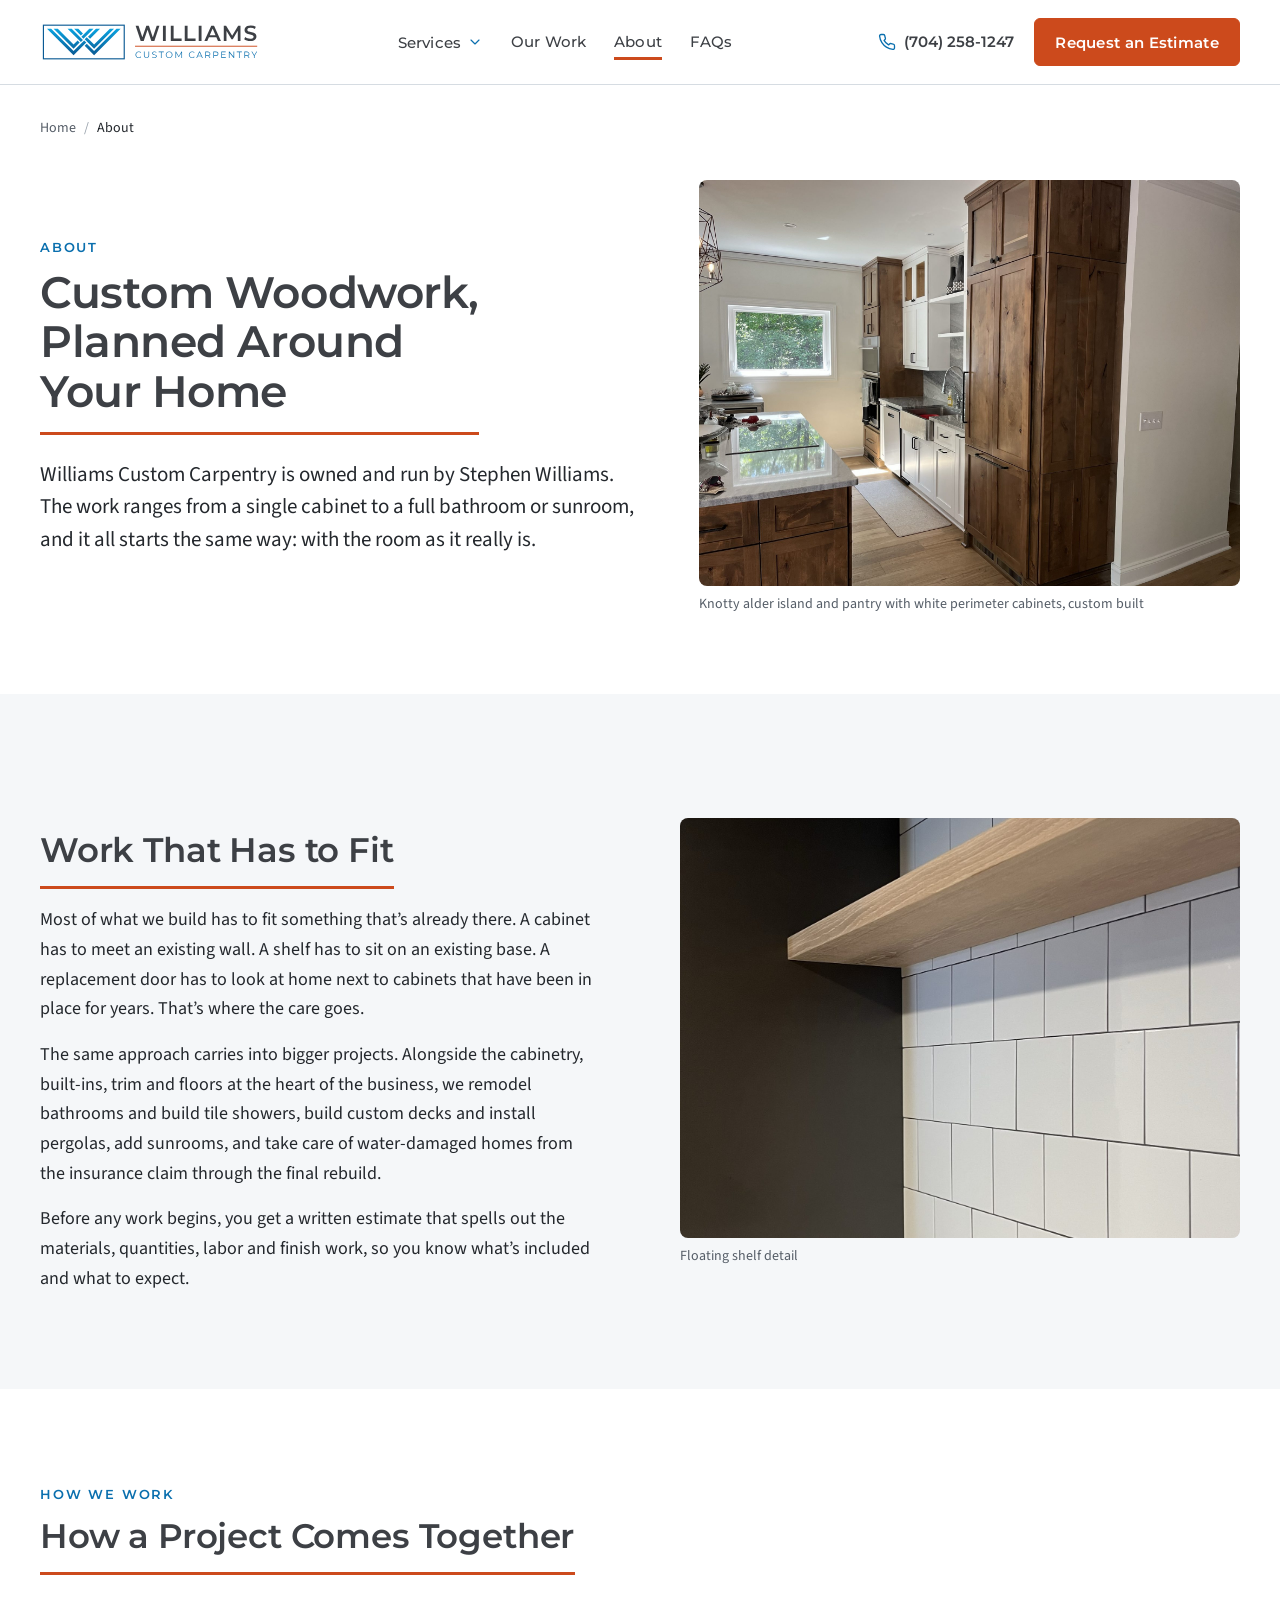
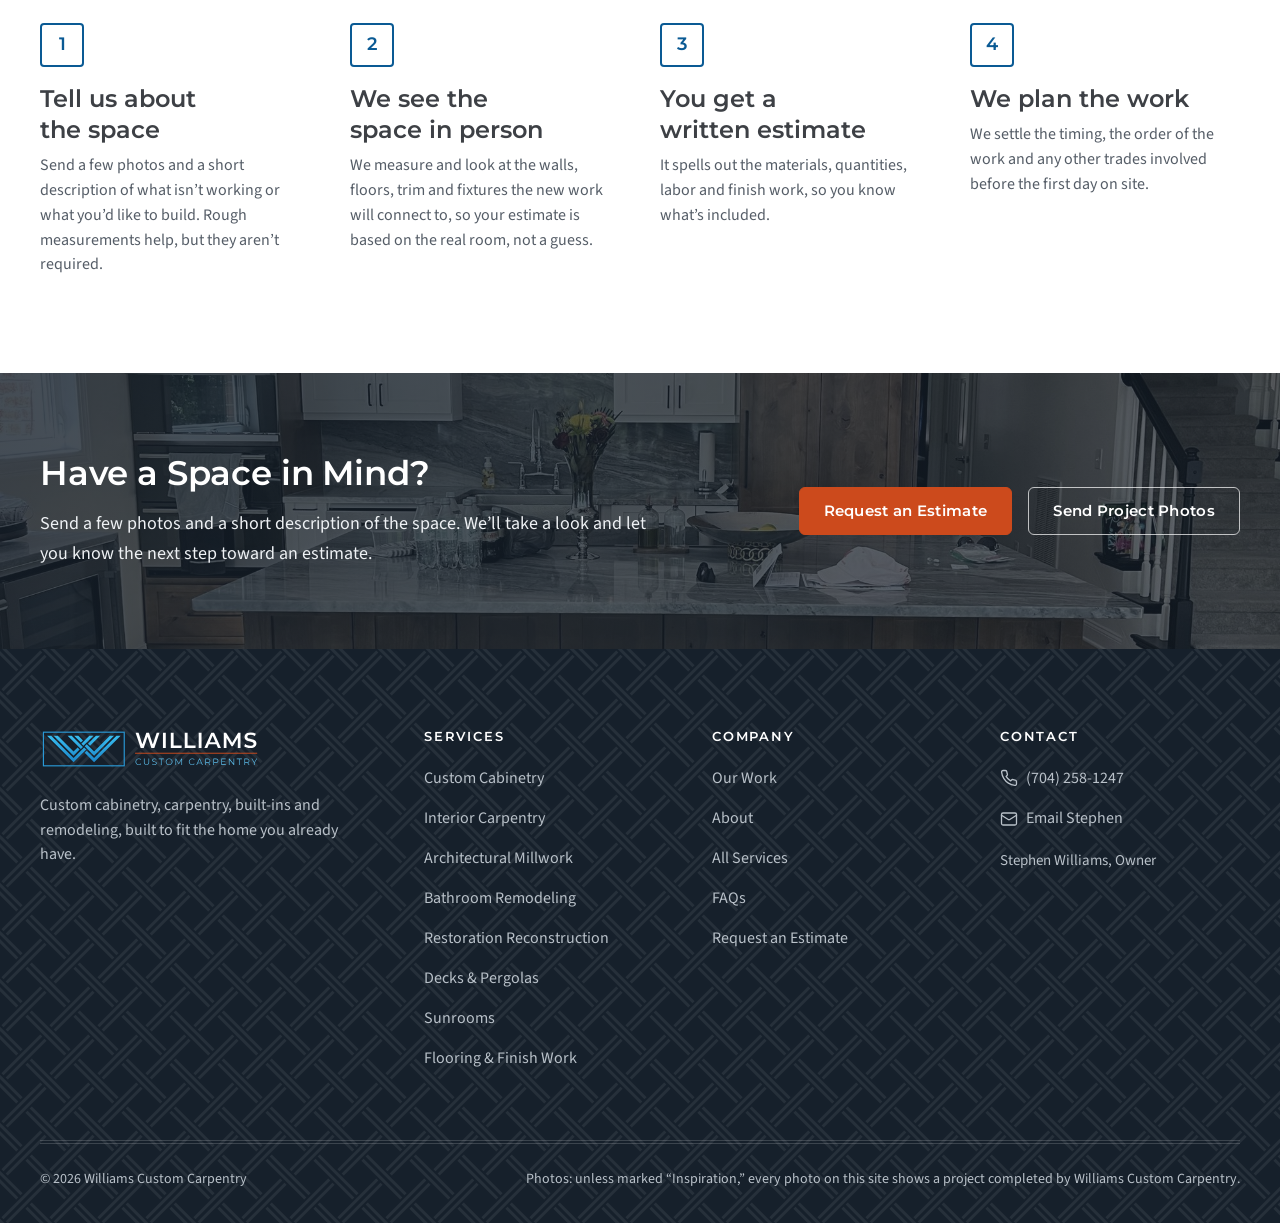
<file: about.html>
<!doctype html>
<html lang="en">
<head>
<meta charset="utf-8">
<meta name="viewport" content="width=device-width, initial-scale=1">
<title>About | Williams Custom Carpentry</title>
<meta name="description" content="Williams Custom Carpentry is owned and run by Stephen Williams: custom cabinetry, built-ins, trim and remodeling, planned around the room as it really is.">
<link rel="icon" href="site-assets/logos/favicon.ico" sizes="48x48">
<link rel="icon" href="site-assets/logos/wcc-favicon.svg" type="image/svg+xml">
<link rel="apple-touch-icon" href="site-assets/logos/apple-touch-icon.png">
<link rel="stylesheet" href="fonts.css">
<link rel="stylesheet" href="tokens.css">
<link rel="stylesheet" href="components.css">
</head>
<body>
<a class="skip-link" href="#main">Skip to content</a>
<header class="site-header">
  <div class="container site-header__inner">
    <a class="site-header__logo" href="index.html"><img src="site-assets/logos/wcc-logo-horizontal-fullcolor.svg" alt="Williams Custom Carpentry home" width="220" height="36"></a>
    <nav class="site-nav" aria-label="Main"><ul>
      <li class="nav-item--services"><button class="nav-link nav-trigger" type="button" aria-expanded="false" aria-controls="services-menu">Services<svg aria-hidden="true" focusable="false" xmlns="http://www.w3.org/2000/svg" width="24" height="24" viewBox="0 0 24 24" fill="none" stroke="currentColor" stroke-width="1.75" stroke-linecap="round" stroke-linejoin="round" ><path d="m6 9 6 6 6-6" /></svg></button>
        <div class="mega" id="services-menu"><div class="mega__group"><p class="mega__heading">Inside the home</p><ul><li><a href="custom-cabinetry.html"><svg aria-hidden="true" focusable="false" xmlns="http://www.w3.org/2000/svg" width="24" height="24" viewBox="0 0 24 24" fill="none" stroke="currentColor" stroke-width="1.75" stroke-linecap="round" stroke-linejoin="round" ><path d="m12.83 2.18a2 2 0 0 0-1.66 0L2.6 6.08a1 1 0 0 0 0 1.83l8.58 3.91a2 2 0 0 0 1.66 0l8.58-3.9a1 1 0 0 0 0-1.83Z" /><path d="m6.08 9.5-3.5 1.6a1 1 0 0 0 0 1.81l8.6 3.91a2 2 0 0 0 1.65 0l8.58-3.9a1 1 0 0 0 0-1.83l-3.5-1.59" /><path d="m6.08 14.5-3.5 1.6a1 1 0 0 0 0 1.81l8.6 3.91a2 2 0 0 0 1.65 0l8.58-3.9a1 1 0 0 0 0-1.83l-3.5-1.59" /></svg><span>Custom Cabinetry</span></a></li><li><a href="interior-carpentry.html"><svg aria-hidden="true" focusable="false" xmlns="http://www.w3.org/2000/svg" width="24" height="24" viewBox="0 0 24 24" fill="none" stroke="currentColor" stroke-width="1.75" stroke-linecap="round" stroke-linejoin="round" ><path d="M13 4h3a2 2 0 0 1 2 2v14" /><path d="M2 20h3" /><path d="M13 20h9" /><path d="M10 12v.01" /><path d="M13 4.562v16.157a1 1 0 0 1-1.242.97L5 20V5.562a2 2 0 0 1 1.515-1.94l4-1A2 2 0 0 1 13 4.561Z" /></svg><span>Interior Carpentry</span></a></li><li><a href="architectural-millwork.html"><svg aria-hidden="true" focusable="false" xmlns="http://www.w3.org/2000/svg" width="24" height="24" viewBox="0 0 24 24" fill="none" stroke="currentColor" stroke-width="1.75" stroke-linecap="round" stroke-linejoin="round" ><rect width="8" height="18" x="3" y="3" rx="1" /><path d="M7 3v18" /><path d="M20.4 18.9c.2.5-.1 1.1-.6 1.3l-1.9.7c-.5.2-1.1-.1-1.3-.6L11.1 5.1c-.2-.5.1-1.1.6-1.3l1.9-.7c.5-.2 1.1.1 1.3.6Z" /></svg><span>Architectural Millwork</span></a></li><li><a href="bathroom-remodeling.html"><svg aria-hidden="true" focusable="false" xmlns="http://www.w3.org/2000/svg" width="24" height="24" viewBox="0 0 24 24" fill="none" stroke="currentColor" stroke-width="1.75" stroke-linecap="round" stroke-linejoin="round" ><path d="M7 16.3c2.2 0 4-1.83 4-4.05 0-1.16-.57-2.26-1.71-3.19S7.29 6.75 7 5.3c-.29 1.45-1.14 2.84-2.29 3.76S3 11.1 3 12.25c0 2.22 1.8 4.05 4 4.05z" /><path d="M12.56 6.6A10.97 10.97 0 0 0 14 3.02c.5 2.5 2 4.9 4 6.5s3 3.5 3 5.5a6.98 6.98 0 0 1-11.91 4.97" /></svg><span>Bathroom Remodeling</span></a></li><li><a href="flooring-finish-work.html"><svg aria-hidden="true" focusable="false" xmlns="http://www.w3.org/2000/svg" width="24" height="24" viewBox="0 0 24 24" fill="none" stroke="currentColor" stroke-width="1.75" stroke-linecap="round" stroke-linejoin="round" ><rect width="16" height="6" x="2" y="2" rx="2" /><path d="M10 16v-2a2 2 0 0 1 2-2h8a2 2 0 0 0 2-2V7a2 2 0 0 0-2-2h-2" /><rect width="4" height="6" x="8" y="16" rx="1" /></svg><span>Flooring &amp; Finish Work</span></a></li></ul></div><div class="mega__group"><p class="mega__heading">Outdoor and additions</p><ul><li><a href="decks-pergolas.html"><svg aria-hidden="true" focusable="false" xmlns="http://www.w3.org/2000/svg" width="24" height="24" viewBox="0 0 24 24" fill="none" stroke="currentColor" stroke-width="1.75" stroke-linecap="round" stroke-linejoin="round" ><path d="m15 12-8.373 8.373a1 1 0 1 1-3-3L12 9" /><path d="m18 15 4-4" /><path d="m21.5 11.5-1.914-1.914A2 2 0 0 1 19 8.172V7l-2.26-2.26a6 6 0 0 0-4.202-1.756L9 2.96l.92.82A6.18 6.18 0 0 1 12 8.4V10l2 2h1.172a2 2 0 0 1 1.414.586L18.5 14.5" /></svg><span>Decks &amp; Pergolas</span></a></li><li><a href="sunrooms.html"><svg aria-hidden="true" focusable="false" xmlns="http://www.w3.org/2000/svg" width="24" height="24" viewBox="0 0 24 24" fill="none" stroke="currentColor" stroke-width="1.75" stroke-linecap="round" stroke-linejoin="round" ><path d="M15 21v-8a1 1 0 0 0-1-1h-4a1 1 0 0 0-1 1v8" /><path d="M3 10a2 2 0 0 1 .709-1.528l7-5.999a2 2 0 0 1 2.582 0l7 5.999A2 2 0 0 1 21 10v9a2 2 0 0 1-2 2H5a2 2 0 0 1-2-2z" /></svg><span>Sunrooms</span></a></li></ul></div><div class="mega__group"><p class="mega__heading">Repairs</p><ul><li><a href="restoration-reconstruction.html"><svg aria-hidden="true" focusable="false" xmlns="http://www.w3.org/2000/svg" width="24" height="24" viewBox="0 0 24 24" fill="none" stroke="currentColor" stroke-width="1.75" stroke-linecap="round" stroke-linejoin="round" ><rect width="8" height="4" x="8" y="2" rx="1" ry="1" /><path d="M16 4h2a2 2 0 0 1 2 2v14a2 2 0 0 1-2 2H6a2 2 0 0 1-2-2V6a2 2 0 0 1 2-2h2" /><path d="M12 11h4" /><path d="M12 16h4" /><path d="M8 11h.01" /><path d="M8 16h.01" /></svg><span>Restoration Reconstruction</span></a></li></ul></div><a class="mega__all" href="services.html">View all services<svg aria-hidden="true" focusable="false" xmlns="http://www.w3.org/2000/svg" width="24" height="24" viewBox="0 0 24 24" fill="none" stroke="currentColor" stroke-width="1.75" stroke-linecap="round" stroke-linejoin="round" ><path d="M5 12h14" /><path d="m12 5 7 7-7 7" /></svg></a></div></li>
      <li><a class="nav-link" href="our-work.html">Our Work</a></li><li><a class="nav-link" href="about.html" aria-current="page">About</a></li><li><a class="nav-link" href="faqs.html">FAQs</a></li></ul></nav>
    <div class="site-header__actions">
      <a class="site-header__phone" href="tel:+17042581247"><svg aria-hidden="true" focusable="false" xmlns="http://www.w3.org/2000/svg" width="24" height="24" viewBox="0 0 24 24" fill="none" stroke="currentColor" stroke-width="1.75" stroke-linecap="round" stroke-linejoin="round" ><path d="M22 16.92v3a2 2 0 0 1-2.18 2 19.79 19.79 0 0 1-8.63-3.07 19.5 19.5 0 0 1-6-6 19.79 19.79 0 0 1-3.07-8.67A2 2 0 0 1 4.11 2h3a2 2 0 0 1 2 1.72 12.84 12.84 0 0 0 .7 2.81 2 2 0 0 1-.45 2.11L8.09 9.91a16 16 0 0 0 6 6l1.27-1.27a2 2 0 0 1 2.11-.45 12.84 12.84 0 0 0 2.81.7A2 2 0 0 1 22 16.92z" /></svg><span>(704) 258-1247</span></a>
      <a class="btn btn--primary site-header__cta" href="request-an-estimate.html"><span class="label-long">Request an Estimate</span><span class="label-short">Estimate</span></a>
      <button class="menu-button" type="button" aria-expanded="false" aria-controls="mobile-nav" aria-label="Menu"><svg aria-hidden="true" focusable="false" class="icon-open" xmlns="http://www.w3.org/2000/svg" width="24" height="24" viewBox="0 0 24 24" fill="none" stroke="currentColor" stroke-width="1.75" stroke-linecap="round" stroke-linejoin="round" ><line x1="4" x2="20" y1="12" y2="12" /><line x1="4" x2="20" y1="6" y2="6" /><line x1="4" x2="20" y1="18" y2="18" /></svg><svg aria-hidden="true" focusable="false" class="icon-close" xmlns="http://www.w3.org/2000/svg" width="24" height="24" viewBox="0 0 24 24" fill="none" stroke="currentColor" stroke-width="1.75" stroke-linecap="round" stroke-linejoin="round" ><path d="M18 6 6 18" /><path d="m6 6 12 12" /></svg><span class="menu-label">Menu</span></button>
    </div>
  </div>
  <nav class="mobile-nav" id="mobile-nav" aria-label="Main (mobile)">
    <ul><li class="mobile-nav__group"><p class="mobile-nav__heading">Inside the home</p><ul><li><a href="custom-cabinetry.html">Custom Cabinetry<svg aria-hidden="true" focusable="false" xmlns="http://www.w3.org/2000/svg" width="24" height="24" viewBox="0 0 24 24" fill="none" stroke="currentColor" stroke-width="1.75" stroke-linecap="round" stroke-linejoin="round" ><path d="M5 12h14" /><path d="m12 5 7 7-7 7" /></svg></a></li><li><a href="interior-carpentry.html">Interior Carpentry<svg aria-hidden="true" focusable="false" xmlns="http://www.w3.org/2000/svg" width="24" height="24" viewBox="0 0 24 24" fill="none" stroke="currentColor" stroke-width="1.75" stroke-linecap="round" stroke-linejoin="round" ><path d="M5 12h14" /><path d="m12 5 7 7-7 7" /></svg></a></li><li><a href="architectural-millwork.html">Architectural Millwork<svg aria-hidden="true" focusable="false" xmlns="http://www.w3.org/2000/svg" width="24" height="24" viewBox="0 0 24 24" fill="none" stroke="currentColor" stroke-width="1.75" stroke-linecap="round" stroke-linejoin="round" ><path d="M5 12h14" /><path d="m12 5 7 7-7 7" /></svg></a></li><li><a href="bathroom-remodeling.html">Bathroom Remodeling<svg aria-hidden="true" focusable="false" xmlns="http://www.w3.org/2000/svg" width="24" height="24" viewBox="0 0 24 24" fill="none" stroke="currentColor" stroke-width="1.75" stroke-linecap="round" stroke-linejoin="round" ><path d="M5 12h14" /><path d="m12 5 7 7-7 7" /></svg></a></li><li><a href="flooring-finish-work.html">Flooring &amp; Finish Work<svg aria-hidden="true" focusable="false" xmlns="http://www.w3.org/2000/svg" width="24" height="24" viewBox="0 0 24 24" fill="none" stroke="currentColor" stroke-width="1.75" stroke-linecap="round" stroke-linejoin="round" ><path d="M5 12h14" /><path d="m12 5 7 7-7 7" /></svg></a></li></ul></li><li class="mobile-nav__group"><p class="mobile-nav__heading">Outdoor and additions</p><ul><li><a href="decks-pergolas.html">Decks &amp; Pergolas<svg aria-hidden="true" focusable="false" xmlns="http://www.w3.org/2000/svg" width="24" height="24" viewBox="0 0 24 24" fill="none" stroke="currentColor" stroke-width="1.75" stroke-linecap="round" stroke-linejoin="round" ><path d="M5 12h14" /><path d="m12 5 7 7-7 7" /></svg></a></li><li><a href="sunrooms.html">Sunrooms<svg aria-hidden="true" focusable="false" xmlns="http://www.w3.org/2000/svg" width="24" height="24" viewBox="0 0 24 24" fill="none" stroke="currentColor" stroke-width="1.75" stroke-linecap="round" stroke-linejoin="round" ><path d="M5 12h14" /><path d="m12 5 7 7-7 7" /></svg></a></li></ul></li><li class="mobile-nav__group"><p class="mobile-nav__heading">Repairs</p><ul><li><a href="restoration-reconstruction.html">Restoration Reconstruction<svg aria-hidden="true" focusable="false" xmlns="http://www.w3.org/2000/svg" width="24" height="24" viewBox="0 0 24 24" fill="none" stroke="currentColor" stroke-width="1.75" stroke-linecap="round" stroke-linejoin="round" ><path d="M5 12h14" /><path d="m12 5 7 7-7 7" /></svg></a></li></ul></li><li class="mobile-nav__group"><p class="mobile-nav__heading">Company</p><ul><li><a href="our-work.html">Our Work<svg aria-hidden="true" focusable="false" xmlns="http://www.w3.org/2000/svg" width="24" height="24" viewBox="0 0 24 24" fill="none" stroke="currentColor" stroke-width="1.75" stroke-linecap="round" stroke-linejoin="round" ><path d="M5 12h14" /><path d="m12 5 7 7-7 7" /></svg></a></li><li><a href="about.html" aria-current="page">About<svg aria-hidden="true" focusable="false" xmlns="http://www.w3.org/2000/svg" width="24" height="24" viewBox="0 0 24 24" fill="none" stroke="currentColor" stroke-width="1.75" stroke-linecap="round" stroke-linejoin="round" ><path d="M5 12h14" /><path d="m12 5 7 7-7 7" /></svg></a></li><li><a href="faqs.html">FAQs<svg aria-hidden="true" focusable="false" xmlns="http://www.w3.org/2000/svg" width="24" height="24" viewBox="0 0 24 24" fill="none" stroke="currentColor" stroke-width="1.75" stroke-linecap="round" stroke-linejoin="round" ><path d="M5 12h14" /><path d="m12 5 7 7-7 7" /></svg></a></li><li><a href="services.html">All Services<svg aria-hidden="true" focusable="false" xmlns="http://www.w3.org/2000/svg" width="24" height="24" viewBox="0 0 24 24" fill="none" stroke="currentColor" stroke-width="1.75" stroke-linecap="round" stroke-linejoin="round" ><path d="M5 12h14" /><path d="m12 5 7 7-7 7" /></svg></a></li></ul></li></ul>
    <div class="mobile-nav__cta"><a class="btn btn--primary btn--block" href="request-an-estimate.html">Request an Estimate</a>
      <a class="btn btn--secondary btn--block" href="tel:+17042581247"><svg aria-hidden="true" focusable="false" xmlns="http://www.w3.org/2000/svg" width="24" height="24" viewBox="0 0 24 24" fill="none" stroke="currentColor" stroke-width="1.75" stroke-linecap="round" stroke-linejoin="round" ><path d="M22 16.92v3a2 2 0 0 1-2.18 2 19.79 19.79 0 0 1-8.63-3.07 19.5 19.5 0 0 1-6-6 19.79 19.79 0 0 1-3.07-8.67A2 2 0 0 1 4.11 2h3a2 2 0 0 1 2 1.72 12.84 12.84 0 0 0 .7 2.81 2 2 0 0 1-.45 2.11L8.09 9.91a16 16 0 0 0 6 6l1.27-1.27a2 2 0 0 1 2.11-.45 12.84 12.84 0 0 0 2.81.7A2 2 0 0 1 22 16.92z" /></svg>Call (704) 258-1247</a></div>
  </nav>
</header>
<main id="main">
<section class="page-header">
  <div class="container">
    <nav class="breadcrumbs" aria-label="Breadcrumb"><ol><li><a href="index.html">Home</a></li><li><span aria-current="page">About</span></li></ol></nav>
    <div class="page-header__grid">
      <div><span class="wcc-eyebrow">About</span><h1>Custom Woodwork, Planned Around Your Home</h1><span class="wcc-accent-rule"></span><p class="wcc-lead">Williams Custom Carpentry is owned and run by Stephen Williams. The work ranges from a single cabinet to a full bathroom or sunroom, and it all starts the same way: with the room as it really is.</p></div>
      <div><figure class="media"><div class="media__frame media__frame--4x3"><img src="img/p-kitchen-window.jpg" alt="Kitchen with a knotty alder island, white perimeter cabinets and a full-height knotty alder pantry cabinet" width="2000" height="1500" loading="eager" style="object-position: 50% 50%"></div><figcaption class="media__caption">Knotty alder island and pantry with white perimeter cabinets, custom built</figcaption></figure></div>
    </div>
  </div>
</section>
<section class="section section--subtle" aria-labelledby="ab-title">
  <div class="container feature">
    <div class="prose">
      <h2 id="ab-title">Work That Has to Fit</h2><span class="wcc-accent-rule"></span>
      <p class="wcc-body">Most of what we build has to fit something that’s already there. A cabinet has to meet an existing wall. A shelf has to sit on an existing base. A replacement door has to look at home next to cabinets that have been in place for years. That’s where the care goes.</p>
      <p class="wcc-body">The same approach carries into bigger projects. Alongside the cabinetry, built-ins, trim and floors at the heart of the business, we remodel bathrooms and build tile showers, build custom decks and install pergolas, add sunrooms, and take care of water-damaged homes from the insurance claim through the final rebuild.</p>
      <p class="wcc-body">Before any work begins, you get a written estimate that spells out the materials, quantities, labor and finish work, so you know what’s included and what to expect.</p>
    </div>
    <div class="stack-4"><figure class="media"><div class="media__frame media__frame--4x3"><img src="img/p-floating-shelf.jpg" alt="Wood floating shelf over a white tile backsplash" width="1500" height="2000" loading="lazy" style="object-position: 50% 30%"></div><figcaption class="media__caption">Floating shelf detail</figcaption></figure></div>
  </div>
</section>
<section class="section" aria-labelledby="how-title">
  <div class="container">
    <div class="section-heading"><span class="wcc-eyebrow">How we work</span><h2 id="how-title">How a Project Comes Together</h2><span class="wcc-accent-rule"></span></div>
    <ol class="steps steps--4"><li class="step"><div class="step__num" aria-hidden="true">1</div><h3 class="wcc-h3"><span class="visually-hidden">Step 1: </span>Tell us about the space</h3><p class="wcc-body-sm">Send a few photos and a short description of what isn’t working or what you’d like to build. Rough measurements help, but they aren’t required.</p></li><li class="step"><div class="step__num" aria-hidden="true">2</div><h3 class="wcc-h3"><span class="visually-hidden">Step 2: </span>We see the space in person</h3><p class="wcc-body-sm">We measure and look at the walls, floors, trim and fixtures the new work will connect to, so your estimate is based on the real room, not a guess.</p></li><li class="step"><div class="step__num" aria-hidden="true">3</div><h3 class="wcc-h3"><span class="visually-hidden">Step 3: </span>You get a written estimate</h3><p class="wcc-body-sm">It spells out the materials, quantities, labor and finish work, so you know what’s included.</p></li><li class="step"><div class="step__num" aria-hidden="true">4</div><h3 class="wcc-h3"><span class="visually-hidden">Step 4: </span>We plan the work</h3><p class="wcc-body-sm">We settle the timing, the order of the work and any other trades involved before the first day on site.</p></li></ol>
  </div>
</section>
<section class="cta-band has-photo-bg" data-surface="dark" aria-labelledby="cta-title"><img class="photo-bg" src="img/p-kitchen-island.jpg" alt="" aria-hidden="true" loading="lazy" style="object-position: 50% 50%"><span class="photo-scrim" aria-hidden="true"></span>
  <div class="container cta-band__inner">
    <div><h2 id="cta-title">Have a Space in Mind?</h2><p class="wcc-body">Send a few photos and a short description of the space. We’ll take a look and let you know the next step toward an estimate.</p></div>
    <div class="btn-row"><a class="btn btn--primary" href="request-an-estimate.html">Request an Estimate</a><a class="btn btn--outline-light" href="request-an-estimate.html#photos">Send Project Photos</a></div>
  </div>
</section>
</main>
<footer class="site-footer" data-surface="dark">
  <div class="container">
    <div class="site-footer__grid">
      <div class="site-footer__brand">
        <img src="site-assets/logos/wcc-logo-horizontal-reversed.svg" alt="Williams Custom Carpentry" width="220" height="36">
        <p>Custom cabinetry, carpentry, built-ins and remodeling, built to fit the home you already have.</p>
      </div>
      <div><h2>Services</h2><ul><li><a href="custom-cabinetry.html">Custom Cabinetry</a></li><li><a href="interior-carpentry.html">Interior Carpentry</a></li><li><a href="architectural-millwork.html">Architectural Millwork</a></li><li><a href="bathroom-remodeling.html">Bathroom Remodeling</a></li><li><a href="restoration-reconstruction.html">Restoration Reconstruction</a></li><li><a href="decks-pergolas.html">Decks &amp; Pergolas</a></li><li><a href="sunrooms.html">Sunrooms</a></li><li><a href="flooring-finish-work.html">Flooring &amp; Finish Work</a></li></ul></div>
      <div><h2>Company</h2><ul>
        <li><a href="our-work.html">Our Work</a></li><li><a href="about.html">About</a></li><li><a href="services.html">All Services</a></li>
        <li><a href="faqs.html">FAQs</a></li><li><a href="request-an-estimate.html">Request an Estimate</a></li></ul></div>
      <div><h2>Contact</h2><ul>
        <li><a href="tel:+17042581247"><svg aria-hidden="true" focusable="false" xmlns="http://www.w3.org/2000/svg" width="24" height="24" viewBox="0 0 24 24" fill="none" stroke="currentColor" stroke-width="1.75" stroke-linecap="round" stroke-linejoin="round" ><path d="M22 16.92v3a2 2 0 0 1-2.18 2 19.79 19.79 0 0 1-8.63-3.07 19.5 19.5 0 0 1-6-6 19.79 19.79 0 0 1-3.07-8.67A2 2 0 0 1 4.11 2h3a2 2 0 0 1 2 1.72 12.84 12.84 0 0 0 .7 2.81 2 2 0 0 1-.45 2.11L8.09 9.91a16 16 0 0 0 6 6l1.27-1.27a2 2 0 0 1 2.11-.45 12.84 12.84 0 0 0 2.81.7A2 2 0 0 1 22 16.92z" /></svg>(704) 258-1247</a></li>
        <li><a href="mailto:stephen@williamscustomcarpentry.com"><svg aria-hidden="true" focusable="false" xmlns="http://www.w3.org/2000/svg" width="24" height="24" viewBox="0 0 24 24" fill="none" stroke="currentColor" stroke-width="1.75" stroke-linecap="round" stroke-linejoin="round" ><rect width="20" height="16" x="2" y="4" rx="2" /><path d="m22 7-8.97 5.7a1.94 1.94 0 0 1-2.06 0L2 7" /></svg>Email Stephen</a></li></ul>
        <p style="margin-top:12px;font-size:15px">Stephen Williams, Owner</p></div>
    </div>
    <div class="site-footer__divider" aria-hidden="true"></div>
    <div class="site-footer__legal"><span>© 2026 Williams Custom Carpentry</span><span>Photos: unless marked “Inspiration,” every photo on this site shows a project completed by Williams Custom Carpentry.</span></div>
  </div>
</footer>
<script>
(function () {
  var b = document.querySelector('.menu-button'), m = document.getElementById('mobile-nav');
  if (b && m) {
    var label = b.querySelector('.menu-label');
    var set = function (open) { b.setAttribute('aria-expanded', String(open)); m.classList.toggle('is-open', open); label.textContent = open ? 'Close' : 'Menu'; b.setAttribute('aria-label', open ? 'Close menu' : 'Menu'); };
    b.addEventListener('click', function () { set(b.getAttribute('aria-expanded') !== 'true'); });
    document.addEventListener('keydown', function (e) { if (e.key === 'Escape' && b.getAttribute('aria-expanded') === 'true') { set(false); b.focus(); } });
    if (location.search.indexOf('menu=open') > -1) set(true);
  }
  var t = document.querySelector('.nav-trigger'), mega = document.getElementById('services-menu');
  if (t && mega) {
    var setM = function (open) { t.setAttribute('aria-expanded', String(open)); mega.classList.toggle('is-open', open); };
    t.addEventListener('click', function (e) { e.stopPropagation(); setM(t.getAttribute('aria-expanded') !== 'true'); });
    document.addEventListener('click', function (e) { if (!mega.contains(e.target)) setM(false); });
    document.addEventListener('keydown', function (e) { if (e.key === 'Escape' && t.getAttribute('aria-expanded') === 'true') { setM(false); t.focus(); } });
    mega.addEventListener('focusout', function (e) { if (!mega.contains(e.relatedTarget) && e.relatedTarget !== t) setM(false); });
    if (location.search.indexOf('services=open') > -1) setM(true);
  }
  var chips = document.querySelectorAll('[data-filter]');
  chips.forEach(function (c) {
    c.addEventListener('click', function () {
      var f = c.getAttribute('data-filter');
      chips.forEach(function (x) { x.setAttribute('aria-pressed', String(x === c)); });
      document.querySelectorAll('[data-cat]').forEach(function (it) { it.hidden = !(f === 'all' || it.getAttribute('data-cat') === f); });
      var n = document.querySelectorAll('[data-cat]:not([hidden])').length, s = document.getElementById('filter-status');
      if (s) s.textContent = n + (n === 1 ? ' project photo' : ' project photos') + ' shown';
    });
  });
  function fitRules() {
    document.querySelectorAll('.wcc-accent-rule').forEach(function (r) {
      var h = r.previousElementSibling;
      if (!h || !/^H[1-6]$/.test(h.tagName)) return;
      var rg = document.createRange(); rg.selectNodeContents(h);
      var L = Infinity, R = -Infinity;
      Array.prototype.forEach.call(rg.getClientRects(), function (q) { if (q.width) { L = Math.min(L, q.left); R = Math.max(R, q.right); } });
      if (R > L) r.style.width = Math.ceil(R - L) + 'px';
    });
  }
  fitRules();
  if (document.fonts && document.fonts.ready) document.fonts.ready.then(fitRules);
  var rq; window.addEventListener('resize', function () { cancelAnimationFrame(rq); rq = requestAnimationFrame(fitRules); });
  document.querySelectorAll('.upload').forEach(function (u) {
    ['dragenter', 'dragover'].forEach(function (t) { u.addEventListener(t, function () { u.classList.add('is-dragover'); }); });
    ['dragleave', 'drop'].forEach(function (t) { u.addEventListener(t, function () { u.classList.remove('is-dragover'); }); });
  });
})();
</script>
</body>
</html>
</file>
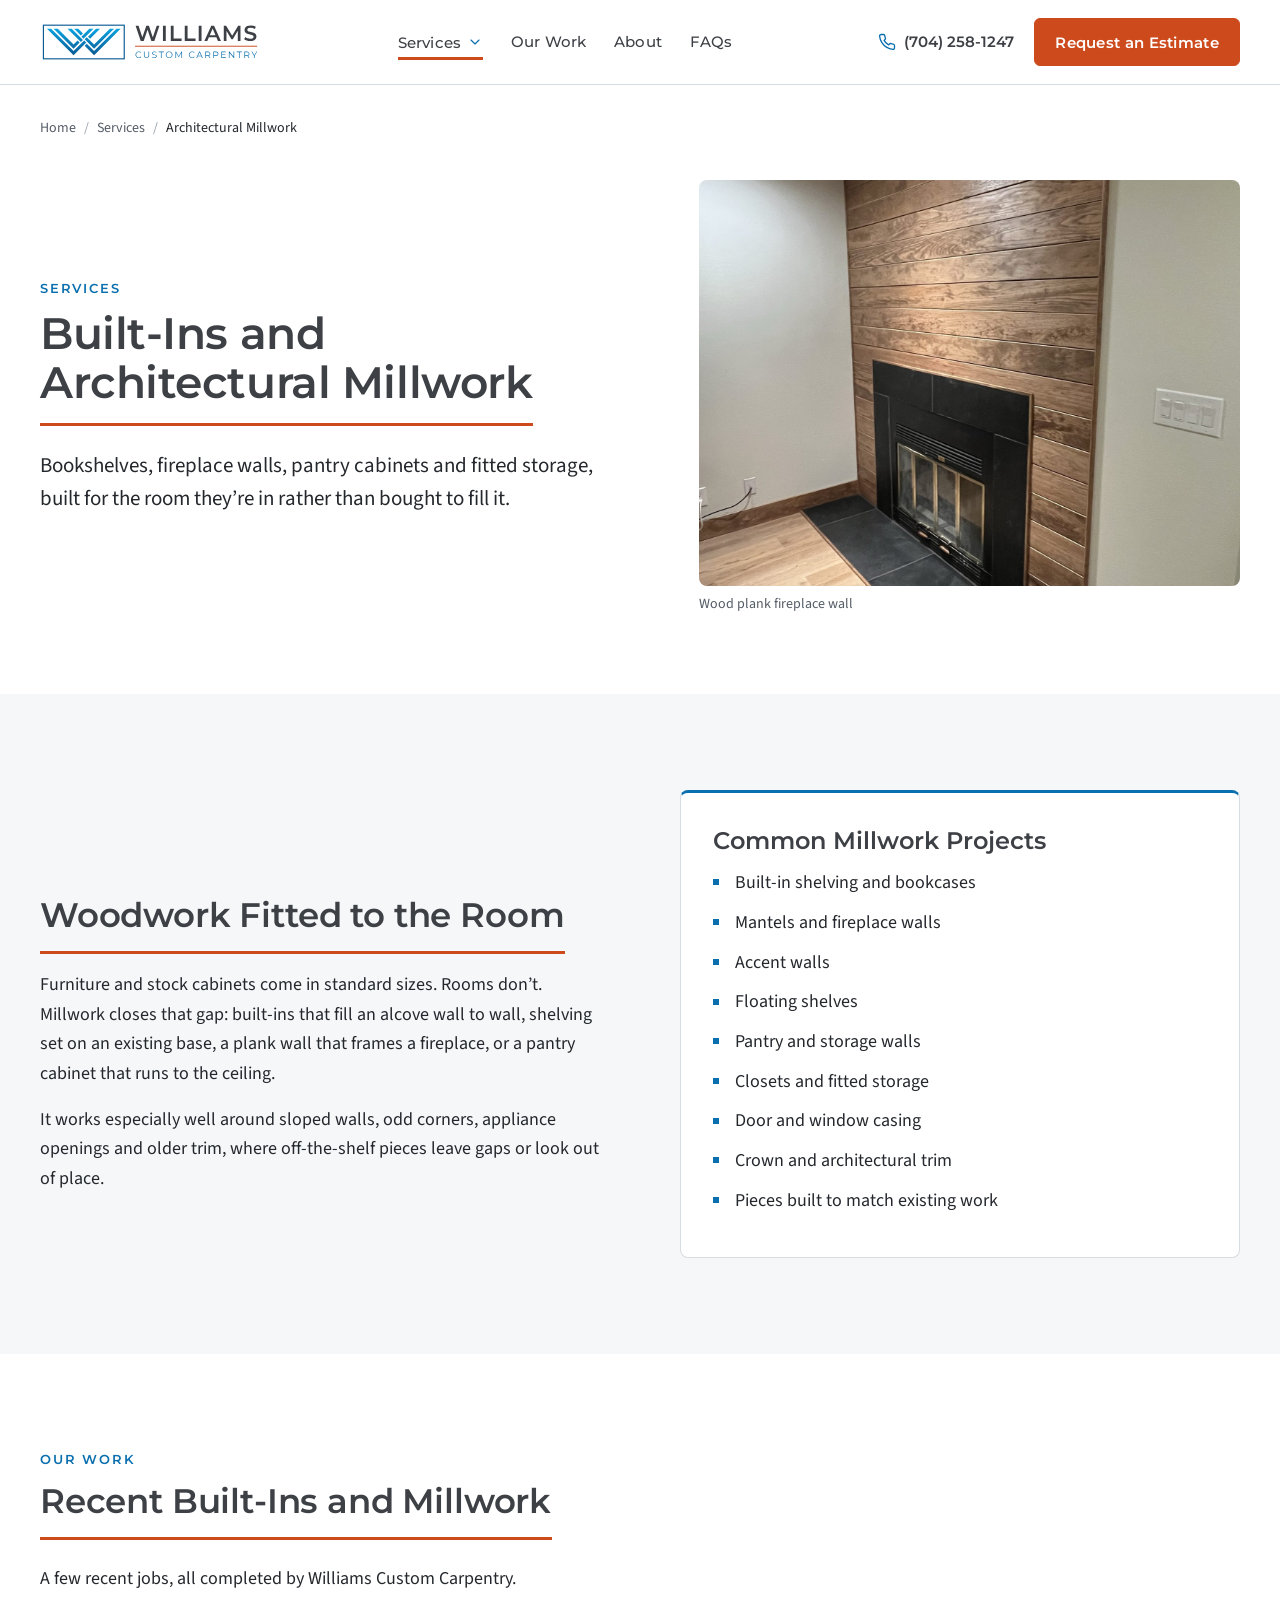
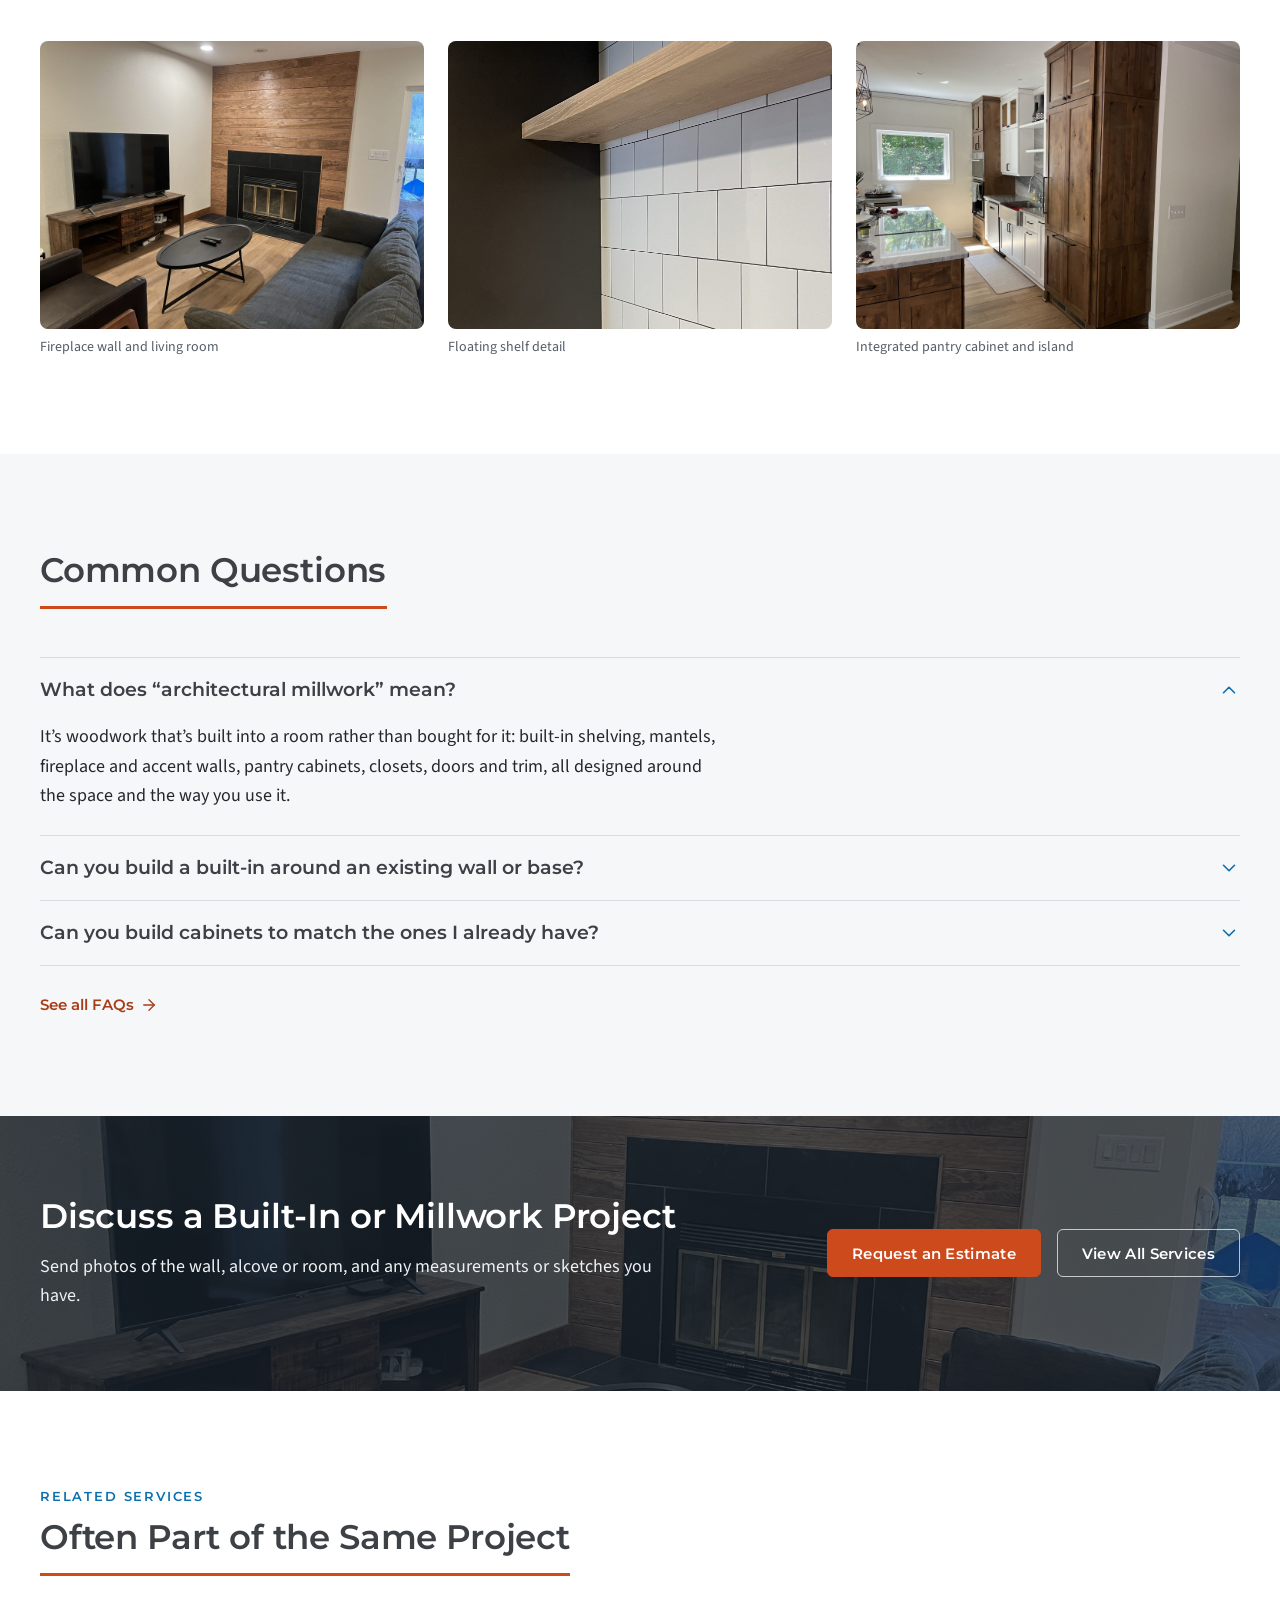
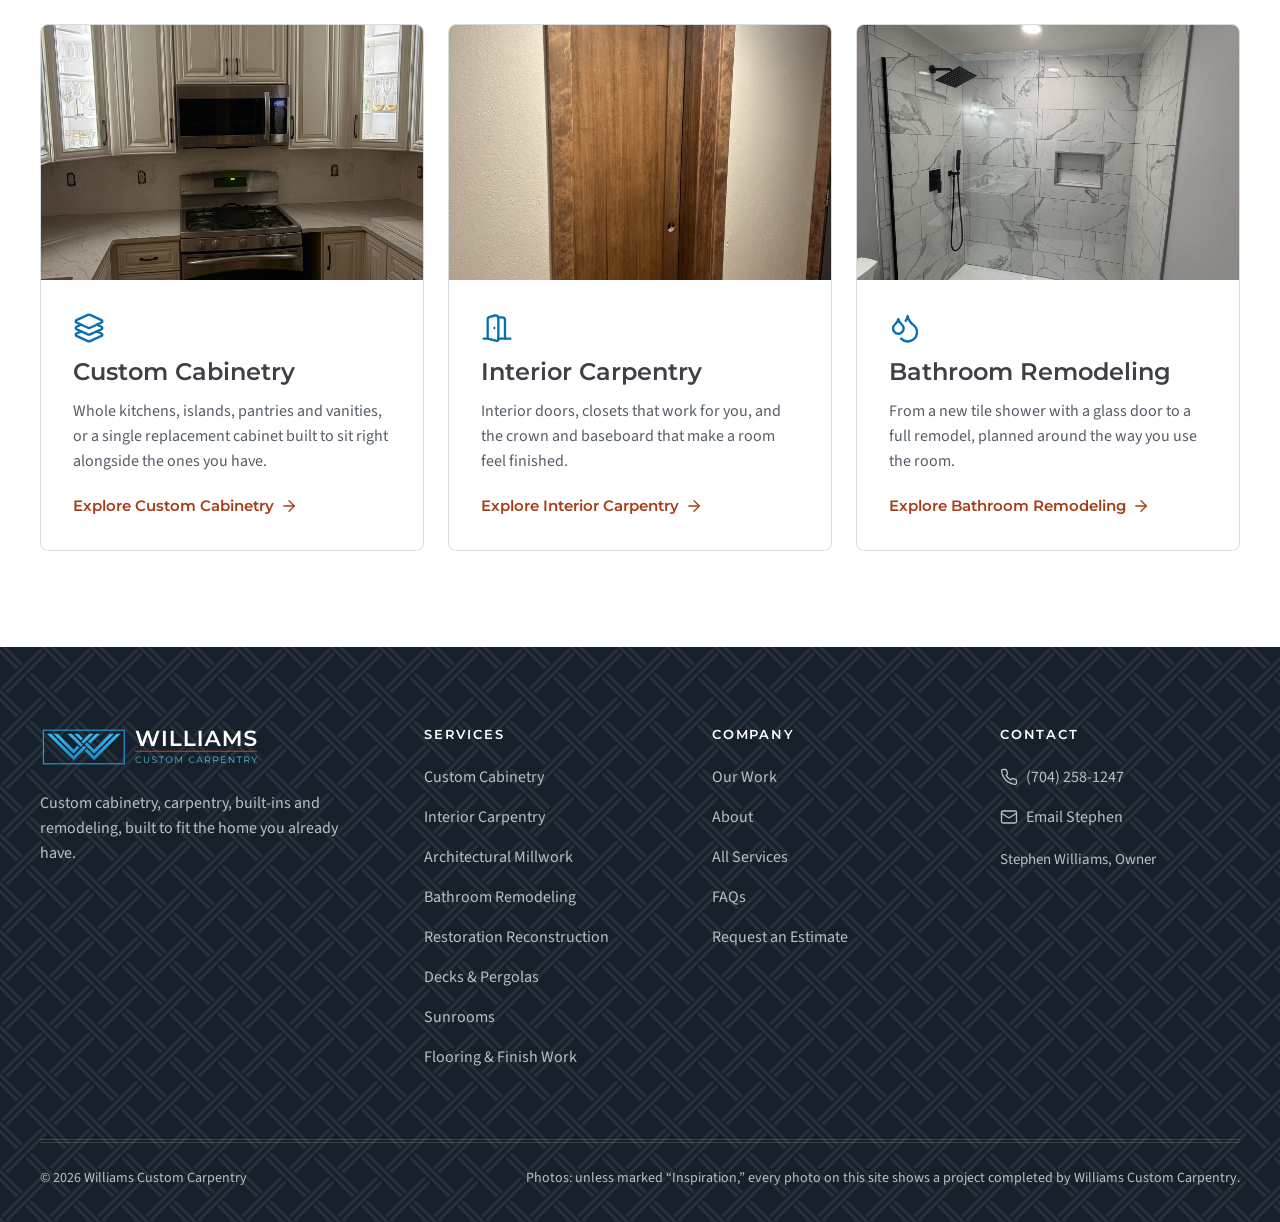
<file: architectural-millwork.html>
<!doctype html>
<html lang="en">
<head>
<meta charset="utf-8">
<meta name="viewport" content="width=device-width, initial-scale=1">
<title>Architectural Millwork &amp; Built-Ins | Williams Custom Carpentry</title>
<meta name="description" content="Built-in shelving, fireplace walls, pantry cabinets and fitted storage, designed around the room and the way you use it.">
<link rel="icon" href="site-assets/logos/favicon.ico" sizes="48x48">
<link rel="icon" href="site-assets/logos/wcc-favicon.svg" type="image/svg+xml">
<link rel="apple-touch-icon" href="site-assets/logos/apple-touch-icon.png">
<link rel="stylesheet" href="fonts.css">
<link rel="stylesheet" href="tokens.css">
<link rel="stylesheet" href="components.css">
</head>
<body>
<a class="skip-link" href="#main">Skip to content</a>
<header class="site-header">
  <div class="container site-header__inner">
    <a class="site-header__logo" href="index.html"><img src="site-assets/logos/wcc-logo-horizontal-fullcolor.svg" alt="Williams Custom Carpentry home" width="220" height="36"></a>
    <nav class="site-nav" aria-label="Main"><ul>
      <li class="nav-item--services"><button class="nav-link nav-trigger is-current" type="button" aria-expanded="false" aria-controls="services-menu">Services<svg aria-hidden="true" focusable="false" xmlns="http://www.w3.org/2000/svg" width="24" height="24" viewBox="0 0 24 24" fill="none" stroke="currentColor" stroke-width="1.75" stroke-linecap="round" stroke-linejoin="round" ><path d="m6 9 6 6 6-6" /></svg></button>
        <div class="mega" id="services-menu"><div class="mega__group"><p class="mega__heading">Inside the home</p><ul><li><a href="custom-cabinetry.html"><svg aria-hidden="true" focusable="false" xmlns="http://www.w3.org/2000/svg" width="24" height="24" viewBox="0 0 24 24" fill="none" stroke="currentColor" stroke-width="1.75" stroke-linecap="round" stroke-linejoin="round" ><path d="m12.83 2.18a2 2 0 0 0-1.66 0L2.6 6.08a1 1 0 0 0 0 1.83l8.58 3.91a2 2 0 0 0 1.66 0l8.58-3.9a1 1 0 0 0 0-1.83Z" /><path d="m6.08 9.5-3.5 1.6a1 1 0 0 0 0 1.81l8.6 3.91a2 2 0 0 0 1.65 0l8.58-3.9a1 1 0 0 0 0-1.83l-3.5-1.59" /><path d="m6.08 14.5-3.5 1.6a1 1 0 0 0 0 1.81l8.6 3.91a2 2 0 0 0 1.65 0l8.58-3.9a1 1 0 0 0 0-1.83l-3.5-1.59" /></svg><span>Custom Cabinetry</span></a></li><li><a href="interior-carpentry.html"><svg aria-hidden="true" focusable="false" xmlns="http://www.w3.org/2000/svg" width="24" height="24" viewBox="0 0 24 24" fill="none" stroke="currentColor" stroke-width="1.75" stroke-linecap="round" stroke-linejoin="round" ><path d="M13 4h3a2 2 0 0 1 2 2v14" /><path d="M2 20h3" /><path d="M13 20h9" /><path d="M10 12v.01" /><path d="M13 4.562v16.157a1 1 0 0 1-1.242.97L5 20V5.562a2 2 0 0 1 1.515-1.94l4-1A2 2 0 0 1 13 4.561Z" /></svg><span>Interior Carpentry</span></a></li><li><a href="architectural-millwork.html" aria-current="page"><svg aria-hidden="true" focusable="false" xmlns="http://www.w3.org/2000/svg" width="24" height="24" viewBox="0 0 24 24" fill="none" stroke="currentColor" stroke-width="1.75" stroke-linecap="round" stroke-linejoin="round" ><rect width="8" height="18" x="3" y="3" rx="1" /><path d="M7 3v18" /><path d="M20.4 18.9c.2.5-.1 1.1-.6 1.3l-1.9.7c-.5.2-1.1-.1-1.3-.6L11.1 5.1c-.2-.5.1-1.1.6-1.3l1.9-.7c.5-.2 1.1.1 1.3.6Z" /></svg><span>Architectural Millwork</span></a></li><li><a href="bathroom-remodeling.html"><svg aria-hidden="true" focusable="false" xmlns="http://www.w3.org/2000/svg" width="24" height="24" viewBox="0 0 24 24" fill="none" stroke="currentColor" stroke-width="1.75" stroke-linecap="round" stroke-linejoin="round" ><path d="M7 16.3c2.2 0 4-1.83 4-4.05 0-1.16-.57-2.26-1.71-3.19S7.29 6.75 7 5.3c-.29 1.45-1.14 2.84-2.29 3.76S3 11.1 3 12.25c0 2.22 1.8 4.05 4 4.05z" /><path d="M12.56 6.6A10.97 10.97 0 0 0 14 3.02c.5 2.5 2 4.9 4 6.5s3 3.5 3 5.5a6.98 6.98 0 0 1-11.91 4.97" /></svg><span>Bathroom Remodeling</span></a></li><li><a href="flooring-finish-work.html"><svg aria-hidden="true" focusable="false" xmlns="http://www.w3.org/2000/svg" width="24" height="24" viewBox="0 0 24 24" fill="none" stroke="currentColor" stroke-width="1.75" stroke-linecap="round" stroke-linejoin="round" ><rect width="16" height="6" x="2" y="2" rx="2" /><path d="M10 16v-2a2 2 0 0 1 2-2h8a2 2 0 0 0 2-2V7a2 2 0 0 0-2-2h-2" /><rect width="4" height="6" x="8" y="16" rx="1" /></svg><span>Flooring &amp; Finish Work</span></a></li></ul></div><div class="mega__group"><p class="mega__heading">Outdoor and additions</p><ul><li><a href="decks-pergolas.html"><svg aria-hidden="true" focusable="false" xmlns="http://www.w3.org/2000/svg" width="24" height="24" viewBox="0 0 24 24" fill="none" stroke="currentColor" stroke-width="1.75" stroke-linecap="round" stroke-linejoin="round" ><path d="m15 12-8.373 8.373a1 1 0 1 1-3-3L12 9" /><path d="m18 15 4-4" /><path d="m21.5 11.5-1.914-1.914A2 2 0 0 1 19 8.172V7l-2.26-2.26a6 6 0 0 0-4.202-1.756L9 2.96l.92.82A6.18 6.18 0 0 1 12 8.4V10l2 2h1.172a2 2 0 0 1 1.414.586L18.5 14.5" /></svg><span>Decks &amp; Pergolas</span></a></li><li><a href="sunrooms.html"><svg aria-hidden="true" focusable="false" xmlns="http://www.w3.org/2000/svg" width="24" height="24" viewBox="0 0 24 24" fill="none" stroke="currentColor" stroke-width="1.75" stroke-linecap="round" stroke-linejoin="round" ><path d="M15 21v-8a1 1 0 0 0-1-1h-4a1 1 0 0 0-1 1v8" /><path d="M3 10a2 2 0 0 1 .709-1.528l7-5.999a2 2 0 0 1 2.582 0l7 5.999A2 2 0 0 1 21 10v9a2 2 0 0 1-2 2H5a2 2 0 0 1-2-2z" /></svg><span>Sunrooms</span></a></li></ul></div><div class="mega__group"><p class="mega__heading">Repairs</p><ul><li><a href="restoration-reconstruction.html"><svg aria-hidden="true" focusable="false" xmlns="http://www.w3.org/2000/svg" width="24" height="24" viewBox="0 0 24 24" fill="none" stroke="currentColor" stroke-width="1.75" stroke-linecap="round" stroke-linejoin="round" ><rect width="8" height="4" x="8" y="2" rx="1" ry="1" /><path d="M16 4h2a2 2 0 0 1 2 2v14a2 2 0 0 1-2 2H6a2 2 0 0 1-2-2V6a2 2 0 0 1 2-2h2" /><path d="M12 11h4" /><path d="M12 16h4" /><path d="M8 11h.01" /><path d="M8 16h.01" /></svg><span>Restoration Reconstruction</span></a></li></ul></div><a class="mega__all" href="services.html">View all services<svg aria-hidden="true" focusable="false" xmlns="http://www.w3.org/2000/svg" width="24" height="24" viewBox="0 0 24 24" fill="none" stroke="currentColor" stroke-width="1.75" stroke-linecap="round" stroke-linejoin="round" ><path d="M5 12h14" /><path d="m12 5 7 7-7 7" /></svg></a></div></li>
      <li><a class="nav-link" href="our-work.html">Our Work</a></li><li><a class="nav-link" href="about.html">About</a></li><li><a class="nav-link" href="faqs.html">FAQs</a></li></ul></nav>
    <div class="site-header__actions">
      <a class="site-header__phone" href="tel:+17042581247"><svg aria-hidden="true" focusable="false" xmlns="http://www.w3.org/2000/svg" width="24" height="24" viewBox="0 0 24 24" fill="none" stroke="currentColor" stroke-width="1.75" stroke-linecap="round" stroke-linejoin="round" ><path d="M22 16.92v3a2 2 0 0 1-2.18 2 19.79 19.79 0 0 1-8.63-3.07 19.5 19.5 0 0 1-6-6 19.79 19.79 0 0 1-3.07-8.67A2 2 0 0 1 4.11 2h3a2 2 0 0 1 2 1.72 12.84 12.84 0 0 0 .7 2.81 2 2 0 0 1-.45 2.11L8.09 9.91a16 16 0 0 0 6 6l1.27-1.27a2 2 0 0 1 2.11-.45 12.84 12.84 0 0 0 2.81.7A2 2 0 0 1 22 16.92z" /></svg><span>(704) 258-1247</span></a>
      <a class="btn btn--primary site-header__cta" href="request-an-estimate.html"><span class="label-long">Request an Estimate</span><span class="label-short">Estimate</span></a>
      <button class="menu-button" type="button" aria-expanded="false" aria-controls="mobile-nav" aria-label="Menu"><svg aria-hidden="true" focusable="false" class="icon-open" xmlns="http://www.w3.org/2000/svg" width="24" height="24" viewBox="0 0 24 24" fill="none" stroke="currentColor" stroke-width="1.75" stroke-linecap="round" stroke-linejoin="round" ><line x1="4" x2="20" y1="12" y2="12" /><line x1="4" x2="20" y1="6" y2="6" /><line x1="4" x2="20" y1="18" y2="18" /></svg><svg aria-hidden="true" focusable="false" class="icon-close" xmlns="http://www.w3.org/2000/svg" width="24" height="24" viewBox="0 0 24 24" fill="none" stroke="currentColor" stroke-width="1.75" stroke-linecap="round" stroke-linejoin="round" ><path d="M18 6 6 18" /><path d="m6 6 12 12" /></svg><span class="menu-label">Menu</span></button>
    </div>
  </div>
  <nav class="mobile-nav" id="mobile-nav" aria-label="Main (mobile)">
    <ul><li class="mobile-nav__group"><p class="mobile-nav__heading">Inside the home</p><ul><li><a href="custom-cabinetry.html">Custom Cabinetry<svg aria-hidden="true" focusable="false" xmlns="http://www.w3.org/2000/svg" width="24" height="24" viewBox="0 0 24 24" fill="none" stroke="currentColor" stroke-width="1.75" stroke-linecap="round" stroke-linejoin="round" ><path d="M5 12h14" /><path d="m12 5 7 7-7 7" /></svg></a></li><li><a href="interior-carpentry.html">Interior Carpentry<svg aria-hidden="true" focusable="false" xmlns="http://www.w3.org/2000/svg" width="24" height="24" viewBox="0 0 24 24" fill="none" stroke="currentColor" stroke-width="1.75" stroke-linecap="round" stroke-linejoin="round" ><path d="M5 12h14" /><path d="m12 5 7 7-7 7" /></svg></a></li><li><a href="architectural-millwork.html" aria-current="page">Architectural Millwork<svg aria-hidden="true" focusable="false" xmlns="http://www.w3.org/2000/svg" width="24" height="24" viewBox="0 0 24 24" fill="none" stroke="currentColor" stroke-width="1.75" stroke-linecap="round" stroke-linejoin="round" ><path d="M5 12h14" /><path d="m12 5 7 7-7 7" /></svg></a></li><li><a href="bathroom-remodeling.html">Bathroom Remodeling<svg aria-hidden="true" focusable="false" xmlns="http://www.w3.org/2000/svg" width="24" height="24" viewBox="0 0 24 24" fill="none" stroke="currentColor" stroke-width="1.75" stroke-linecap="round" stroke-linejoin="round" ><path d="M5 12h14" /><path d="m12 5 7 7-7 7" /></svg></a></li><li><a href="flooring-finish-work.html">Flooring &amp; Finish Work<svg aria-hidden="true" focusable="false" xmlns="http://www.w3.org/2000/svg" width="24" height="24" viewBox="0 0 24 24" fill="none" stroke="currentColor" stroke-width="1.75" stroke-linecap="round" stroke-linejoin="round" ><path d="M5 12h14" /><path d="m12 5 7 7-7 7" /></svg></a></li></ul></li><li class="mobile-nav__group"><p class="mobile-nav__heading">Outdoor and additions</p><ul><li><a href="decks-pergolas.html">Decks &amp; Pergolas<svg aria-hidden="true" focusable="false" xmlns="http://www.w3.org/2000/svg" width="24" height="24" viewBox="0 0 24 24" fill="none" stroke="currentColor" stroke-width="1.75" stroke-linecap="round" stroke-linejoin="round" ><path d="M5 12h14" /><path d="m12 5 7 7-7 7" /></svg></a></li><li><a href="sunrooms.html">Sunrooms<svg aria-hidden="true" focusable="false" xmlns="http://www.w3.org/2000/svg" width="24" height="24" viewBox="0 0 24 24" fill="none" stroke="currentColor" stroke-width="1.75" stroke-linecap="round" stroke-linejoin="round" ><path d="M5 12h14" /><path d="m12 5 7 7-7 7" /></svg></a></li></ul></li><li class="mobile-nav__group"><p class="mobile-nav__heading">Repairs</p><ul><li><a href="restoration-reconstruction.html">Restoration Reconstruction<svg aria-hidden="true" focusable="false" xmlns="http://www.w3.org/2000/svg" width="24" height="24" viewBox="0 0 24 24" fill="none" stroke="currentColor" stroke-width="1.75" stroke-linecap="round" stroke-linejoin="round" ><path d="M5 12h14" /><path d="m12 5 7 7-7 7" /></svg></a></li></ul></li><li class="mobile-nav__group"><p class="mobile-nav__heading">Company</p><ul><li><a href="our-work.html">Our Work<svg aria-hidden="true" focusable="false" xmlns="http://www.w3.org/2000/svg" width="24" height="24" viewBox="0 0 24 24" fill="none" stroke="currentColor" stroke-width="1.75" stroke-linecap="round" stroke-linejoin="round" ><path d="M5 12h14" /><path d="m12 5 7 7-7 7" /></svg></a></li><li><a href="about.html">About<svg aria-hidden="true" focusable="false" xmlns="http://www.w3.org/2000/svg" width="24" height="24" viewBox="0 0 24 24" fill="none" stroke="currentColor" stroke-width="1.75" stroke-linecap="round" stroke-linejoin="round" ><path d="M5 12h14" /><path d="m12 5 7 7-7 7" /></svg></a></li><li><a href="faqs.html">FAQs<svg aria-hidden="true" focusable="false" xmlns="http://www.w3.org/2000/svg" width="24" height="24" viewBox="0 0 24 24" fill="none" stroke="currentColor" stroke-width="1.75" stroke-linecap="round" stroke-linejoin="round" ><path d="M5 12h14" /><path d="m12 5 7 7-7 7" /></svg></a></li><li><a href="services.html">All Services<svg aria-hidden="true" focusable="false" xmlns="http://www.w3.org/2000/svg" width="24" height="24" viewBox="0 0 24 24" fill="none" stroke="currentColor" stroke-width="1.75" stroke-linecap="round" stroke-linejoin="round" ><path d="M5 12h14" /><path d="m12 5 7 7-7 7" /></svg></a></li></ul></li></ul>
    <div class="mobile-nav__cta"><a class="btn btn--primary btn--block" href="request-an-estimate.html">Request an Estimate</a>
      <a class="btn btn--secondary btn--block" href="tel:+17042581247"><svg aria-hidden="true" focusable="false" xmlns="http://www.w3.org/2000/svg" width="24" height="24" viewBox="0 0 24 24" fill="none" stroke="currentColor" stroke-width="1.75" stroke-linecap="round" stroke-linejoin="round" ><path d="M22 16.92v3a2 2 0 0 1-2.18 2 19.79 19.79 0 0 1-8.63-3.07 19.5 19.5 0 0 1-6-6 19.79 19.79 0 0 1-3.07-8.67A2 2 0 0 1 4.11 2h3a2 2 0 0 1 2 1.72 12.84 12.84 0 0 0 .7 2.81 2 2 0 0 1-.45 2.11L8.09 9.91a16 16 0 0 0 6 6l1.27-1.27a2 2 0 0 1 2.11-.45 12.84 12.84 0 0 0 2.81.7A2 2 0 0 1 22 16.92z" /></svg>Call (704) 258-1247</a></div>
  </nav>
</header>
<main id="main">
<section class="page-header">
  <div class="container">
    <nav class="breadcrumbs" aria-label="Breadcrumb"><ol><li><a href="index.html">Home</a></li><li><a href="services.html">Services</a></li><li><span aria-current="page">Architectural Millwork</span></li></ol></nav>
    <div class="page-header__grid">
      <div><span class="wcc-eyebrow">Services</span><h1>Built-Ins and Architectural Millwork</h1><span class="wcc-accent-rule"></span><p class="wcc-lead">Bookshelves, fireplace walls, pantry cabinets and fitted storage, built for the room they’re in rather than bought to fill it.</p></div>
      <div><figure class="media"><div class="media__frame media__frame--4x3"><img src="img/p-fireplace-wall.jpg" alt="Fireplace with a full-height wood plank surround and tile hearth" width="1500" height="2000" loading="eager" style="object-position: 50% 50%"></div><figcaption class="media__caption">Wood plank fireplace wall</figcaption></figure></div>
    </div>
  </div>
</section>
<div class="container" style="margin-top:-24px;margin-bottom:24px"></div>
<section class="section section--subtle" aria-labelledby="mw2-title">
  <div class="container feature">
    <div class="prose"><h2 id="mw2-title">Woodwork Fitted to the Room</h2><span class="wcc-accent-rule"></span>
      <p class="wcc-body">Furniture and stock cabinets come in standard sizes. Rooms don’t. Millwork closes that gap: built-ins that fill an alcove wall to wall, shelving set on an existing base, a plank wall that frames a fireplace, or a pantry cabinet that runs to the ceiling.</p>
      <p class="wcc-body">It works especially well around sloped walls, odd corners, appliance openings and older trim, where off-the-shelf pieces leave gaps or look out of place.</p></div>
    <div class="group-card"><h3 class="wcc-h3">Common Millwork Projects</h3>
      <ul class="square-list"><li>Built-in shelving and bookcases</li><li>Mantels and fireplace walls</li><li>Accent walls</li><li>Floating shelves</li><li>Pantry and storage walls</li><li>Closets and fitted storage</li><li>Door and window casing</li><li>Crown and architectural trim</li><li>Pieces built to match existing work</li></ul></div>
  </div>
</section>
<section class="section" aria-labelledby="gal-title">
  <div class="container">
    <div class="section-heading"><span class="wcc-eyebrow">Our work</span><h2 id="gal-title">Recent Built-Ins and Millwork</h2><span class="wcc-accent-rule"></span><p>A few recent jobs, all completed by Williams Custom Carpentry.</p></div>
    <div class="gallery"><figure class="media"><div class="media__frame media__frame--4x3"><img src="img/p-fireplace-living.jpg" alt="Living room with a wood plank fireplace wall and new flooring" width="2000" height="1500" loading="lazy" style="object-position: 50% 50%"></div><figcaption class="media__caption">Fireplace wall and living room</figcaption></figure><figure class="media"><div class="media__frame media__frame--4x3"><img src="img/p-floating-shelf.jpg" alt="Wood floating shelf over a white tile backsplash" width="1500" height="2000" loading="lazy" style="object-position: 50% 30%"></div><figcaption class="media__caption">Floating shelf detail</figcaption></figure><figure class="media"><div class="media__frame media__frame--4x3"><img src="img/p-kitchen-window.jpg" alt="Kitchen with a knotty alder island, white perimeter cabinets and a full-height knotty alder pantry cabinet" width="2000" height="1500" loading="lazy" style="object-position: 50% 50%"></div><figcaption class="media__caption">Integrated pantry cabinet and island</figcaption></figure></div>
  </div>
</section>
<section class="section section--subtle" aria-labelledby="faq-title">
  <div class="container"><div class="section-heading"><h2 id="faq-title">Common Questions</h2><span class="wcc-accent-rule"></span></div><div class="faq"><details open><summary>What does “architectural millwork” mean?<svg aria-hidden="true" focusable="false" xmlns="http://www.w3.org/2000/svg" width="24" height="24" viewBox="0 0 24 24" fill="none" stroke="currentColor" stroke-width="1.75" stroke-linecap="round" stroke-linejoin="round" ><path d="m6 9 6 6 6-6" /></svg></summary><div class="faq__answer"><p>It’s woodwork that’s built into a room rather than bought for it: built-in shelving, mantels, fireplace and accent walls, pantry cabinets, closets, doors and trim, all designed around the space and the way you use it.</p></div></details><details><summary>Can you build a built-in around an existing wall or base?<svg aria-hidden="true" focusable="false" xmlns="http://www.w3.org/2000/svg" width="24" height="24" viewBox="0 0 24 24" fill="none" stroke="currentColor" stroke-width="1.75" stroke-linecap="round" stroke-linejoin="round" ><path d="m6 9 6 6 6-6" /></svg></summary><div class="faq__answer"><p>Yes. Built-ins are measured on site and built to fit, including shelving set on an existing base or fitted between walls that aren’t perfectly square. Every space is a little different, so we look at the dimensions and access first.</p></div></details><details><summary>Can you build cabinets to match the ones I already have?<svg aria-hidden="true" focusable="false" xmlns="http://www.w3.org/2000/svg" width="24" height="24" viewBox="0 0 24 24" fill="none" stroke="currentColor" stroke-width="1.75" stroke-linecap="round" stroke-linejoin="round" ><path d="m6 9 6 6 6-6" /></svg></summary><div class="faq__answer"><p>Often, yes. We build cabinet boxes, face frames, doors and trim to work alongside existing cabinets. How close the match can be depends on the existing materials, sizes, finish and condition, and we’ll tell you up front what’s realistic.</p></div></details></div>
  <p style="margin-top:24px"><a class="text-link" href="faqs.html">See all FAQs<svg aria-hidden="true" focusable="false" xmlns="http://www.w3.org/2000/svg" width="24" height="24" viewBox="0 0 24 24" fill="none" stroke="currentColor" stroke-width="1.75" stroke-linecap="round" stroke-linejoin="round" ><path d="M5 12h14" /><path d="m12 5 7 7-7 7" /></svg></a></p></div>
</section>
<section class="cta-band has-photo-bg" data-surface="dark" aria-labelledby="cta-title"><img class="photo-bg" src="img/p-fireplace-living.jpg" alt="" aria-hidden="true" loading="lazy" style="object-position: 50% 50%"><span class="photo-scrim" aria-hidden="true"></span>
  <div class="container cta-band__inner">
    <div><h2 id="cta-title">Discuss a Built-In or Millwork Project</h2><p class="wcc-body">Send photos of the wall, alcove or room, and any measurements or sketches you have.</p></div>
    <div class="btn-row"><a class="btn btn--primary" href="request-an-estimate.html">Request an Estimate</a><a class="btn btn--outline-light" href="services.html">View All Services</a></div>
  </div>
</section>
<section class="section" aria-labelledby="rel-title">
  <div class="container">
    <div class="section-heading"><span class="wcc-eyebrow">Related services</span><h2 id="rel-title">Often Part of the Same Project</h2><span class="wcc-accent-rule"></span></div>
    <div class="grid grid--3"><article class="service-card">
  <div class="service-card__media"><img src="img/p-raised-panel-kitchen.jpg" alt="" width="1500" height="2000" loading="lazy" style="object-position: 50% 45%"></div>
  <div class="service-card__body">
    <svg aria-hidden="true" focusable="false" class="service-card__icon" xmlns="http://www.w3.org/2000/svg" width="24" height="24" viewBox="0 0 24 24" fill="none" stroke="currentColor" stroke-width="1.75" stroke-linecap="round" stroke-linejoin="round" ><path d="m12.83 2.18a2 2 0 0 0-1.66 0L2.6 6.08a1 1 0 0 0 0 1.83l8.58 3.91a2 2 0 0 0 1.66 0l8.58-3.9a1 1 0 0 0 0-1.83Z" /><path d="m6.08 9.5-3.5 1.6a1 1 0 0 0 0 1.81l8.6 3.91a2 2 0 0 0 1.65 0l8.58-3.9a1 1 0 0 0 0-1.83l-3.5-1.59" /><path d="m6.08 14.5-3.5 1.6a1 1 0 0 0 0 1.81l8.6 3.91a2 2 0 0 0 1.65 0l8.58-3.9a1 1 0 0 0 0-1.83l-3.5-1.59" /></svg>
    <h3 class="wcc-h3 service-card__title"><a href="custom-cabinetry.html">Custom Cabinetry</a></h3>
    <p class="wcc-body-sm">Whole kitchens, islands, pantries and vanities, or a single replacement cabinet built to sit right alongside the ones you have.</p>
    <span class="text-link" aria-hidden="true">Explore Custom Cabinetry<svg aria-hidden="true" focusable="false" xmlns="http://www.w3.org/2000/svg" width="24" height="24" viewBox="0 0 24 24" fill="none" stroke="currentColor" stroke-width="1.75" stroke-linecap="round" stroke-linejoin="round" ><path d="M5 12h14" /><path d="m12 5 7 7-7 7" /></svg></span>
  </div>
</article><article class="service-card">
  <div class="service-card__media"><img src="img/p-door-casing.jpg" alt="" width="1500" height="2000" loading="lazy" style="object-position: 50% 45%"></div>
  <div class="service-card__body">
    <svg aria-hidden="true" focusable="false" class="service-card__icon" xmlns="http://www.w3.org/2000/svg" width="24" height="24" viewBox="0 0 24 24" fill="none" stroke="currentColor" stroke-width="1.75" stroke-linecap="round" stroke-linejoin="round" ><path d="M13 4h3a2 2 0 0 1 2 2v14" /><path d="M2 20h3" /><path d="M13 20h9" /><path d="M10 12v.01" /><path d="M13 4.562v16.157a1 1 0 0 1-1.242.97L5 20V5.562a2 2 0 0 1 1.515-1.94l4-1A2 2 0 0 1 13 4.561Z" /></svg>
    <h3 class="wcc-h3 service-card__title"><a href="interior-carpentry.html">Interior Carpentry</a></h3>
    <p class="wcc-body-sm">Interior doors, closets that work for you, and the crown and baseboard that make a room feel finished.</p>
    <span class="text-link" aria-hidden="true">Explore Interior Carpentry<svg aria-hidden="true" focusable="false" xmlns="http://www.w3.org/2000/svg" width="24" height="24" viewBox="0 0 24 24" fill="none" stroke="currentColor" stroke-width="1.75" stroke-linecap="round" stroke-linejoin="round" ><path d="M5 12h14" /><path d="m12 5 7 7-7 7" /></svg></span>
  </div>
</article><article class="service-card">
  <div class="service-card__media"><img src="img/p-shower-niche.jpg" alt="" width="1500" height="2000" loading="lazy" style="object-position: 50% 45%"></div>
  <div class="service-card__body">
    <svg aria-hidden="true" focusable="false" class="service-card__icon" xmlns="http://www.w3.org/2000/svg" width="24" height="24" viewBox="0 0 24 24" fill="none" stroke="currentColor" stroke-width="1.75" stroke-linecap="round" stroke-linejoin="round" ><path d="M7 16.3c2.2 0 4-1.83 4-4.05 0-1.16-.57-2.26-1.71-3.19S7.29 6.75 7 5.3c-.29 1.45-1.14 2.84-2.29 3.76S3 11.1 3 12.25c0 2.22 1.8 4.05 4 4.05z" /><path d="M12.56 6.6A10.97 10.97 0 0 0 14 3.02c.5 2.5 2 4.9 4 6.5s3 3.5 3 5.5a6.98 6.98 0 0 1-11.91 4.97" /></svg>
    <h3 class="wcc-h3 service-card__title"><a href="bathroom-remodeling.html">Bathroom Remodeling</a></h3>
    <p class="wcc-body-sm">From a new tile shower with a glass door to a full remodel, planned around the way you use the room.</p>
    <span class="text-link" aria-hidden="true">Explore Bathroom Remodeling<svg aria-hidden="true" focusable="false" xmlns="http://www.w3.org/2000/svg" width="24" height="24" viewBox="0 0 24 24" fill="none" stroke="currentColor" stroke-width="1.75" stroke-linecap="round" stroke-linejoin="round" ><path d="M5 12h14" /><path d="m12 5 7 7-7 7" /></svg></span>
  </div>
</article></div>
  </div>
</section>
</main>
<footer class="site-footer" data-surface="dark">
  <div class="container">
    <div class="site-footer__grid">
      <div class="site-footer__brand">
        <img src="site-assets/logos/wcc-logo-horizontal-reversed.svg" alt="Williams Custom Carpentry" width="220" height="36">
        <p>Custom cabinetry, carpentry, built-ins and remodeling, built to fit the home you already have.</p>
      </div>
      <div><h2>Services</h2><ul><li><a href="custom-cabinetry.html">Custom Cabinetry</a></li><li><a href="interior-carpentry.html">Interior Carpentry</a></li><li><a href="architectural-millwork.html">Architectural Millwork</a></li><li><a href="bathroom-remodeling.html">Bathroom Remodeling</a></li><li><a href="restoration-reconstruction.html">Restoration Reconstruction</a></li><li><a href="decks-pergolas.html">Decks &amp; Pergolas</a></li><li><a href="sunrooms.html">Sunrooms</a></li><li><a href="flooring-finish-work.html">Flooring &amp; Finish Work</a></li></ul></div>
      <div><h2>Company</h2><ul>
        <li><a href="our-work.html">Our Work</a></li><li><a href="about.html">About</a></li><li><a href="services.html">All Services</a></li>
        <li><a href="faqs.html">FAQs</a></li><li><a href="request-an-estimate.html">Request an Estimate</a></li></ul></div>
      <div><h2>Contact</h2><ul>
        <li><a href="tel:+17042581247"><svg aria-hidden="true" focusable="false" xmlns="http://www.w3.org/2000/svg" width="24" height="24" viewBox="0 0 24 24" fill="none" stroke="currentColor" stroke-width="1.75" stroke-linecap="round" stroke-linejoin="round" ><path d="M22 16.92v3a2 2 0 0 1-2.18 2 19.79 19.79 0 0 1-8.63-3.07 19.5 19.5 0 0 1-6-6 19.79 19.79 0 0 1-3.07-8.67A2 2 0 0 1 4.11 2h3a2 2 0 0 1 2 1.72 12.84 12.84 0 0 0 .7 2.81 2 2 0 0 1-.45 2.11L8.09 9.91a16 16 0 0 0 6 6l1.27-1.27a2 2 0 0 1 2.11-.45 12.84 12.84 0 0 0 2.81.7A2 2 0 0 1 22 16.92z" /></svg>(704) 258-1247</a></li>
        <li><a href="mailto:stephen@williamscustomcarpentry.com"><svg aria-hidden="true" focusable="false" xmlns="http://www.w3.org/2000/svg" width="24" height="24" viewBox="0 0 24 24" fill="none" stroke="currentColor" stroke-width="1.75" stroke-linecap="round" stroke-linejoin="round" ><rect width="20" height="16" x="2" y="4" rx="2" /><path d="m22 7-8.97 5.7a1.94 1.94 0 0 1-2.06 0L2 7" /></svg>Email Stephen</a></li></ul>
        <p style="margin-top:12px;font-size:15px">Stephen Williams, Owner</p></div>
    </div>
    <div class="site-footer__divider" aria-hidden="true"></div>
    <div class="site-footer__legal"><span>© 2026 Williams Custom Carpentry</span><span>Photos: unless marked “Inspiration,” every photo on this site shows a project completed by Williams Custom Carpentry.</span></div>
  </div>
</footer>
<script>
(function () {
  var b = document.querySelector('.menu-button'), m = document.getElementById('mobile-nav');
  if (b && m) {
    var label = b.querySelector('.menu-label');
    var set = function (open) { b.setAttribute('aria-expanded', String(open)); m.classList.toggle('is-open', open); label.textContent = open ? 'Close' : 'Menu'; b.setAttribute('aria-label', open ? 'Close menu' : 'Menu'); };
    b.addEventListener('click', function () { set(b.getAttribute('aria-expanded') !== 'true'); });
    document.addEventListener('keydown', function (e) { if (e.key === 'Escape' && b.getAttribute('aria-expanded') === 'true') { set(false); b.focus(); } });
    if (location.search.indexOf('menu=open') > -1) set(true);
  }
  var t = document.querySelector('.nav-trigger'), mega = document.getElementById('services-menu');
  if (t && mega) {
    var setM = function (open) { t.setAttribute('aria-expanded', String(open)); mega.classList.toggle('is-open', open); };
    t.addEventListener('click', function (e) { e.stopPropagation(); setM(t.getAttribute('aria-expanded') !== 'true'); });
    document.addEventListener('click', function (e) { if (!mega.contains(e.target)) setM(false); });
    document.addEventListener('keydown', function (e) { if (e.key === 'Escape' && t.getAttribute('aria-expanded') === 'true') { setM(false); t.focus(); } });
    mega.addEventListener('focusout', function (e) { if (!mega.contains(e.relatedTarget) && e.relatedTarget !== t) setM(false); });
    if (location.search.indexOf('services=open') > -1) setM(true);
  }
  var chips = document.querySelectorAll('[data-filter]');
  chips.forEach(function (c) {
    c.addEventListener('click', function () {
      var f = c.getAttribute('data-filter');
      chips.forEach(function (x) { x.setAttribute('aria-pressed', String(x === c)); });
      document.querySelectorAll('[data-cat]').forEach(function (it) { it.hidden = !(f === 'all' || it.getAttribute('data-cat') === f); });
      var n = document.querySelectorAll('[data-cat]:not([hidden])').length, s = document.getElementById('filter-status');
      if (s) s.textContent = n + (n === 1 ? ' project photo' : ' project photos') + ' shown';
    });
  });
  function fitRules() {
    document.querySelectorAll('.wcc-accent-rule').forEach(function (r) {
      var h = r.previousElementSibling;
      if (!h || !/^H[1-6]$/.test(h.tagName)) return;
      var rg = document.createRange(); rg.selectNodeContents(h);
      var L = Infinity, R = -Infinity;
      Array.prototype.forEach.call(rg.getClientRects(), function (q) { if (q.width) { L = Math.min(L, q.left); R = Math.max(R, q.right); } });
      if (R > L) r.style.width = Math.ceil(R - L) + 'px';
    });
  }
  fitRules();
  if (document.fonts && document.fonts.ready) document.fonts.ready.then(fitRules);
  var rq; window.addEventListener('resize', function () { cancelAnimationFrame(rq); rq = requestAnimationFrame(fitRules); });
  document.querySelectorAll('.upload').forEach(function (u) {
    ['dragenter', 'dragover'].forEach(function (t) { u.addEventListener(t, function () { u.classList.add('is-dragover'); }); });
    ['dragleave', 'drop'].forEach(function (t) { u.addEventListener(t, function () { u.classList.remove('is-dragover'); }); });
  });
})();
</script>
</body>
</html>
</file>
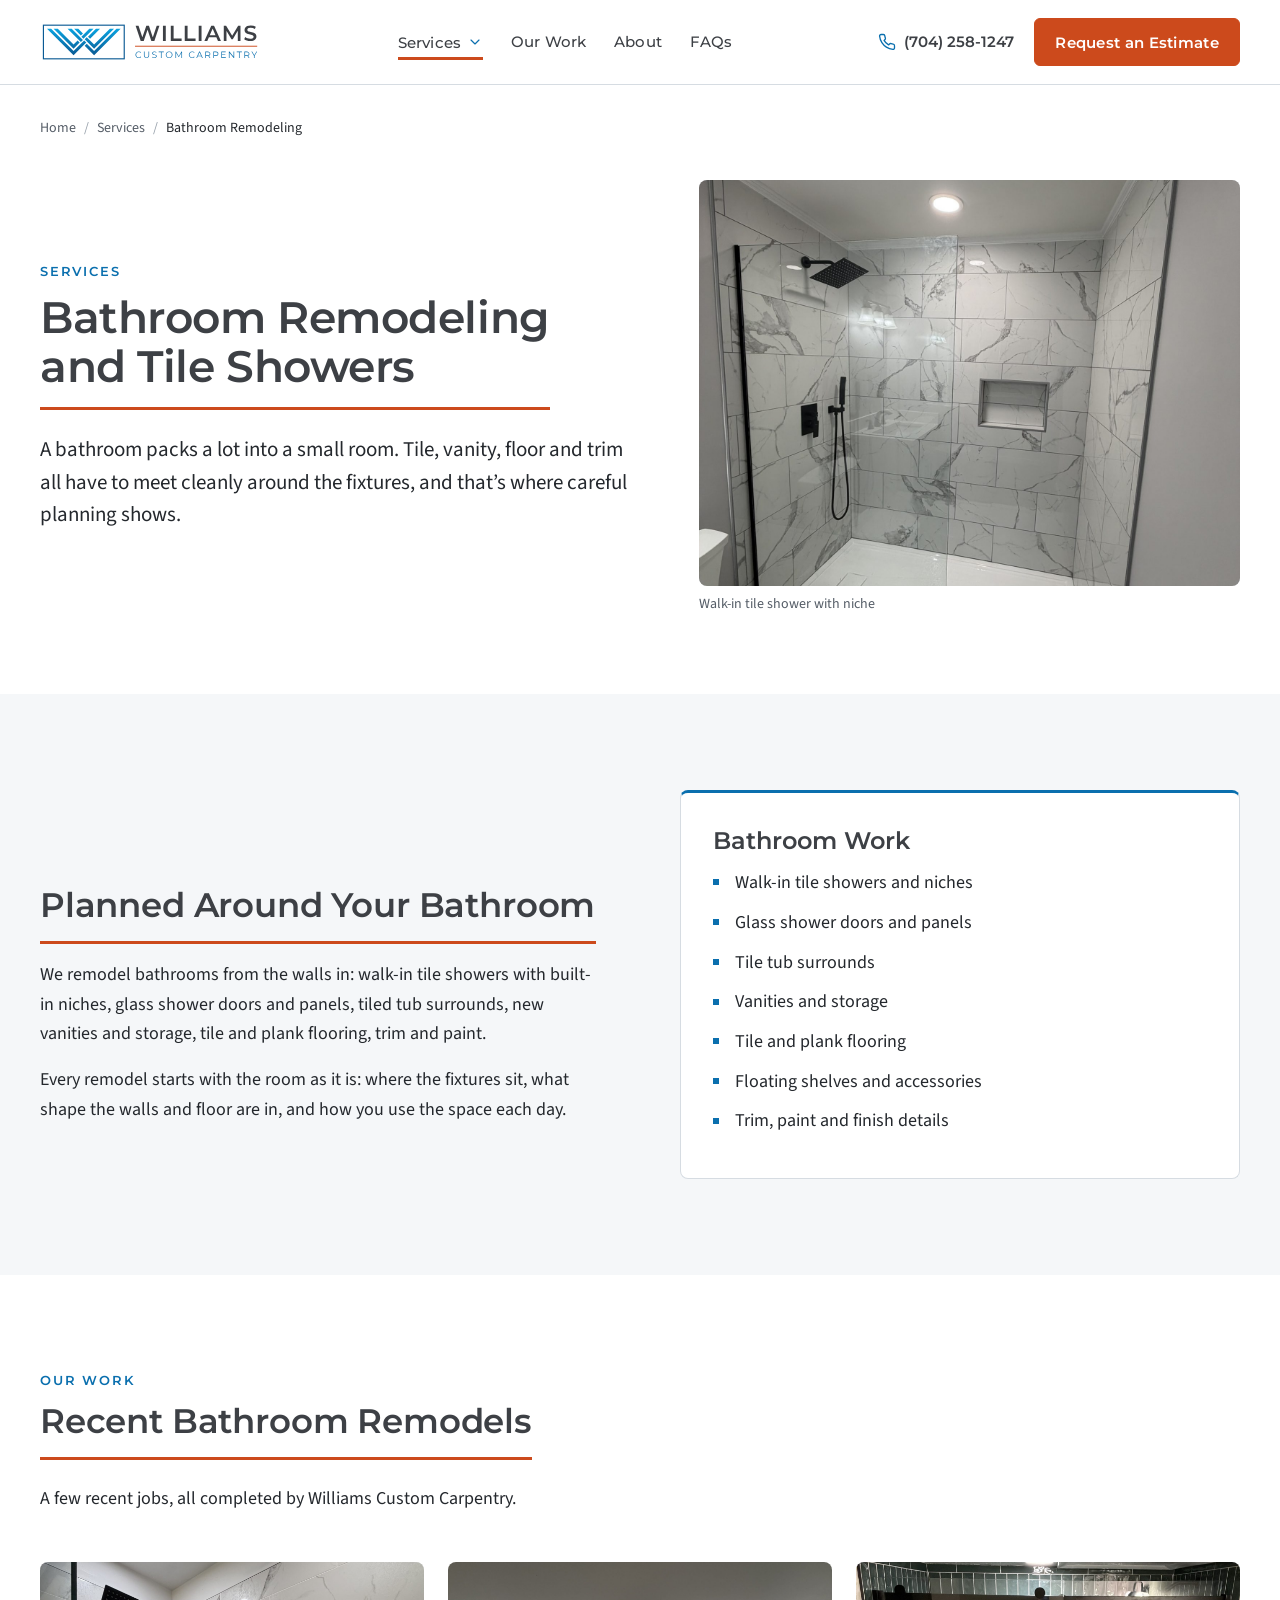
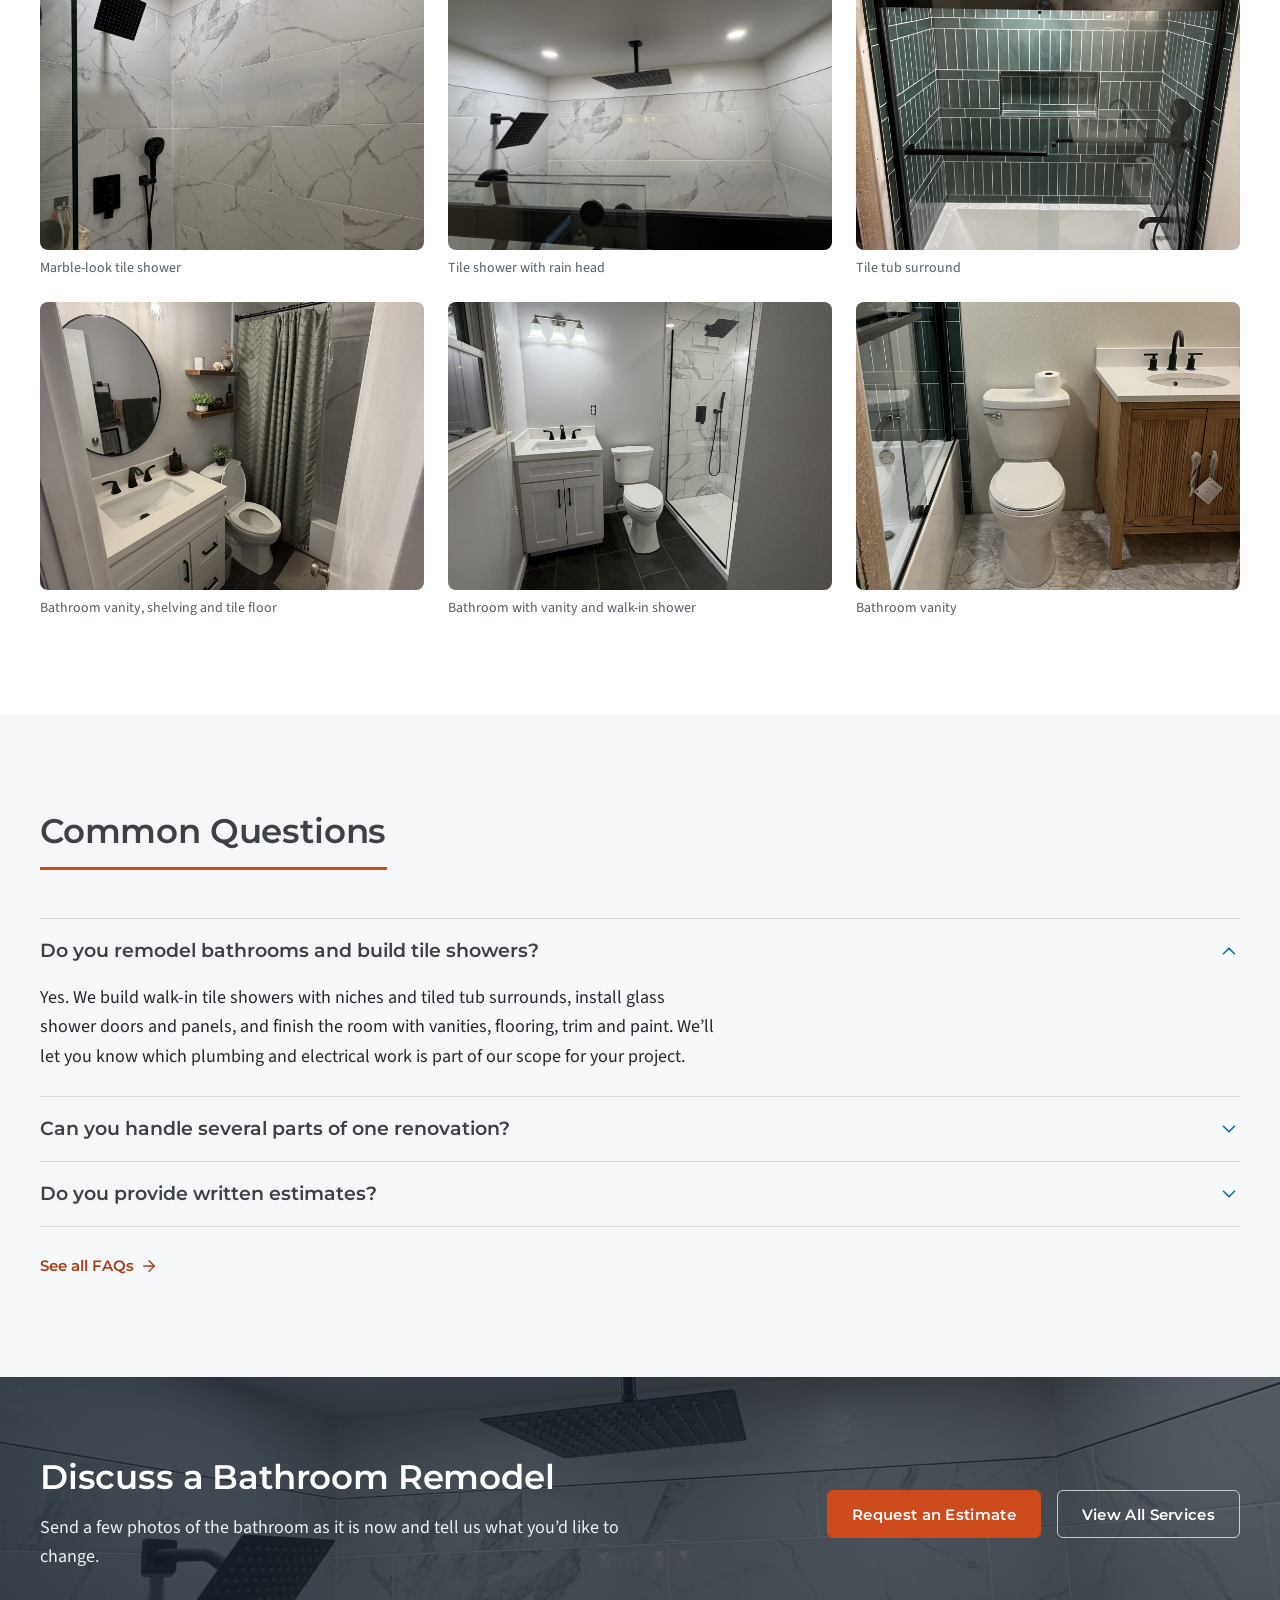
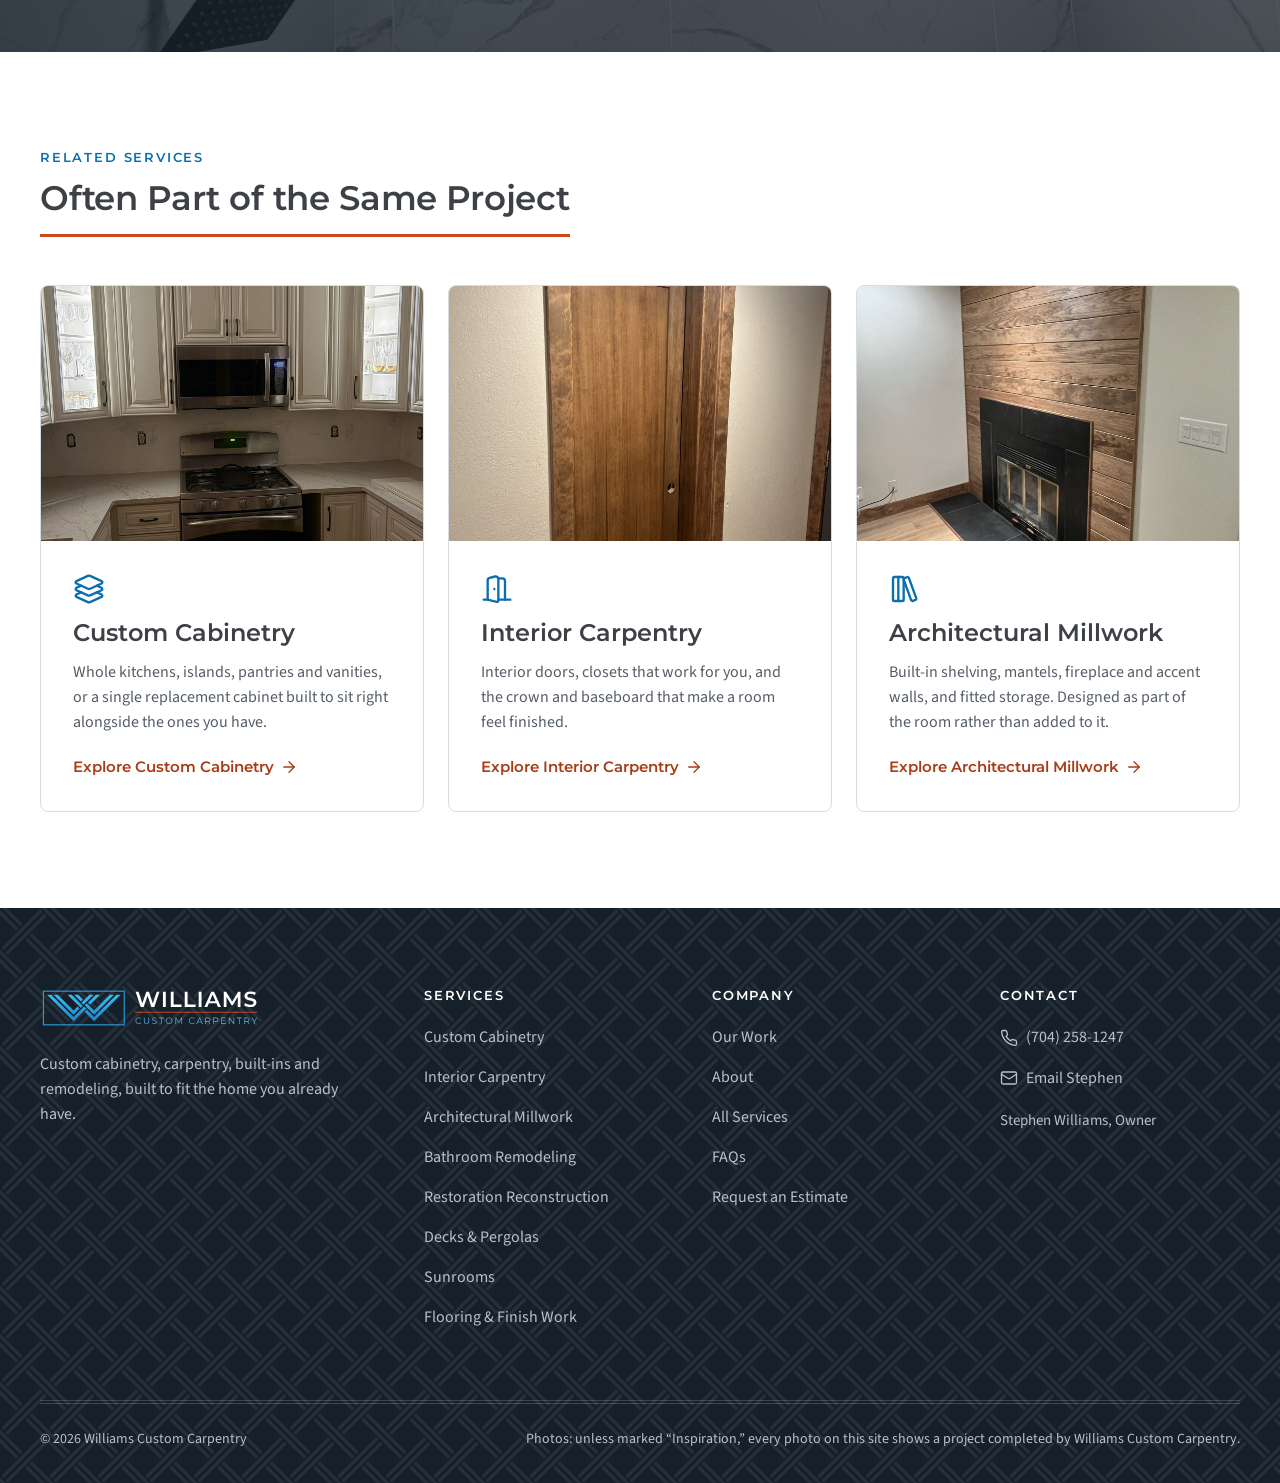
<file: bathroom-remodeling.html>
<!doctype html>
<html lang="en">
<head>
<meta charset="utf-8">
<meta name="viewport" content="width=device-width, initial-scale=1">
<title>Bathroom Remodeling &amp; Tile Showers | Williams Custom Carpentry</title>
<meta name="description" content="Bathroom remodels with walk-in tile showers, glass shower doors and panels, tiled tub surrounds, vanities, flooring, trim and paint.">
<link rel="icon" href="site-assets/logos/favicon.ico" sizes="48x48">
<link rel="icon" href="site-assets/logos/wcc-favicon.svg" type="image/svg+xml">
<link rel="apple-touch-icon" href="site-assets/logos/apple-touch-icon.png">
<link rel="stylesheet" href="fonts.css">
<link rel="stylesheet" href="tokens.css">
<link rel="stylesheet" href="components.css">
</head>
<body>
<a class="skip-link" href="#main">Skip to content</a>
<header class="site-header">
  <div class="container site-header__inner">
    <a class="site-header__logo" href="index.html"><img src="site-assets/logos/wcc-logo-horizontal-fullcolor.svg" alt="Williams Custom Carpentry home" width="220" height="36"></a>
    <nav class="site-nav" aria-label="Main"><ul>
      <li class="nav-item--services"><button class="nav-link nav-trigger is-current" type="button" aria-expanded="false" aria-controls="services-menu">Services<svg aria-hidden="true" focusable="false" xmlns="http://www.w3.org/2000/svg" width="24" height="24" viewBox="0 0 24 24" fill="none" stroke="currentColor" stroke-width="1.75" stroke-linecap="round" stroke-linejoin="round" ><path d="m6 9 6 6 6-6" /></svg></button>
        <div class="mega" id="services-menu"><div class="mega__group"><p class="mega__heading">Inside the home</p><ul><li><a href="custom-cabinetry.html"><svg aria-hidden="true" focusable="false" xmlns="http://www.w3.org/2000/svg" width="24" height="24" viewBox="0 0 24 24" fill="none" stroke="currentColor" stroke-width="1.75" stroke-linecap="round" stroke-linejoin="round" ><path d="m12.83 2.18a2 2 0 0 0-1.66 0L2.6 6.08a1 1 0 0 0 0 1.83l8.58 3.91a2 2 0 0 0 1.66 0l8.58-3.9a1 1 0 0 0 0-1.83Z" /><path d="m6.08 9.5-3.5 1.6a1 1 0 0 0 0 1.81l8.6 3.91a2 2 0 0 0 1.65 0l8.58-3.9a1 1 0 0 0 0-1.83l-3.5-1.59" /><path d="m6.08 14.5-3.5 1.6a1 1 0 0 0 0 1.81l8.6 3.91a2 2 0 0 0 1.65 0l8.58-3.9a1 1 0 0 0 0-1.83l-3.5-1.59" /></svg><span>Custom Cabinetry</span></a></li><li><a href="interior-carpentry.html"><svg aria-hidden="true" focusable="false" xmlns="http://www.w3.org/2000/svg" width="24" height="24" viewBox="0 0 24 24" fill="none" stroke="currentColor" stroke-width="1.75" stroke-linecap="round" stroke-linejoin="round" ><path d="M13 4h3a2 2 0 0 1 2 2v14" /><path d="M2 20h3" /><path d="M13 20h9" /><path d="M10 12v.01" /><path d="M13 4.562v16.157a1 1 0 0 1-1.242.97L5 20V5.562a2 2 0 0 1 1.515-1.94l4-1A2 2 0 0 1 13 4.561Z" /></svg><span>Interior Carpentry</span></a></li><li><a href="architectural-millwork.html"><svg aria-hidden="true" focusable="false" xmlns="http://www.w3.org/2000/svg" width="24" height="24" viewBox="0 0 24 24" fill="none" stroke="currentColor" stroke-width="1.75" stroke-linecap="round" stroke-linejoin="round" ><rect width="8" height="18" x="3" y="3" rx="1" /><path d="M7 3v18" /><path d="M20.4 18.9c.2.5-.1 1.1-.6 1.3l-1.9.7c-.5.2-1.1-.1-1.3-.6L11.1 5.1c-.2-.5.1-1.1.6-1.3l1.9-.7c.5-.2 1.1.1 1.3.6Z" /></svg><span>Architectural Millwork</span></a></li><li><a href="bathroom-remodeling.html" aria-current="page"><svg aria-hidden="true" focusable="false" xmlns="http://www.w3.org/2000/svg" width="24" height="24" viewBox="0 0 24 24" fill="none" stroke="currentColor" stroke-width="1.75" stroke-linecap="round" stroke-linejoin="round" ><path d="M7 16.3c2.2 0 4-1.83 4-4.05 0-1.16-.57-2.26-1.71-3.19S7.29 6.75 7 5.3c-.29 1.45-1.14 2.84-2.29 3.76S3 11.1 3 12.25c0 2.22 1.8 4.05 4 4.05z" /><path d="M12.56 6.6A10.97 10.97 0 0 0 14 3.02c.5 2.5 2 4.9 4 6.5s3 3.5 3 5.5a6.98 6.98 0 0 1-11.91 4.97" /></svg><span>Bathroom Remodeling</span></a></li><li><a href="flooring-finish-work.html"><svg aria-hidden="true" focusable="false" xmlns="http://www.w3.org/2000/svg" width="24" height="24" viewBox="0 0 24 24" fill="none" stroke="currentColor" stroke-width="1.75" stroke-linecap="round" stroke-linejoin="round" ><rect width="16" height="6" x="2" y="2" rx="2" /><path d="M10 16v-2a2 2 0 0 1 2-2h8a2 2 0 0 0 2-2V7a2 2 0 0 0-2-2h-2" /><rect width="4" height="6" x="8" y="16" rx="1" /></svg><span>Flooring &amp; Finish Work</span></a></li></ul></div><div class="mega__group"><p class="mega__heading">Outdoor and additions</p><ul><li><a href="decks-pergolas.html"><svg aria-hidden="true" focusable="false" xmlns="http://www.w3.org/2000/svg" width="24" height="24" viewBox="0 0 24 24" fill="none" stroke="currentColor" stroke-width="1.75" stroke-linecap="round" stroke-linejoin="round" ><path d="m15 12-8.373 8.373a1 1 0 1 1-3-3L12 9" /><path d="m18 15 4-4" /><path d="m21.5 11.5-1.914-1.914A2 2 0 0 1 19 8.172V7l-2.26-2.26a6 6 0 0 0-4.202-1.756L9 2.96l.92.82A6.18 6.18 0 0 1 12 8.4V10l2 2h1.172a2 2 0 0 1 1.414.586L18.5 14.5" /></svg><span>Decks &amp; Pergolas</span></a></li><li><a href="sunrooms.html"><svg aria-hidden="true" focusable="false" xmlns="http://www.w3.org/2000/svg" width="24" height="24" viewBox="0 0 24 24" fill="none" stroke="currentColor" stroke-width="1.75" stroke-linecap="round" stroke-linejoin="round" ><path d="M15 21v-8a1 1 0 0 0-1-1h-4a1 1 0 0 0-1 1v8" /><path d="M3 10a2 2 0 0 1 .709-1.528l7-5.999a2 2 0 0 1 2.582 0l7 5.999A2 2 0 0 1 21 10v9a2 2 0 0 1-2 2H5a2 2 0 0 1-2-2z" /></svg><span>Sunrooms</span></a></li></ul></div><div class="mega__group"><p class="mega__heading">Repairs</p><ul><li><a href="restoration-reconstruction.html"><svg aria-hidden="true" focusable="false" xmlns="http://www.w3.org/2000/svg" width="24" height="24" viewBox="0 0 24 24" fill="none" stroke="currentColor" stroke-width="1.75" stroke-linecap="round" stroke-linejoin="round" ><rect width="8" height="4" x="8" y="2" rx="1" ry="1" /><path d="M16 4h2a2 2 0 0 1 2 2v14a2 2 0 0 1-2 2H6a2 2 0 0 1-2-2V6a2 2 0 0 1 2-2h2" /><path d="M12 11h4" /><path d="M12 16h4" /><path d="M8 11h.01" /><path d="M8 16h.01" /></svg><span>Restoration Reconstruction</span></a></li></ul></div><a class="mega__all" href="services.html">View all services<svg aria-hidden="true" focusable="false" xmlns="http://www.w3.org/2000/svg" width="24" height="24" viewBox="0 0 24 24" fill="none" stroke="currentColor" stroke-width="1.75" stroke-linecap="round" stroke-linejoin="round" ><path d="M5 12h14" /><path d="m12 5 7 7-7 7" /></svg></a></div></li>
      <li><a class="nav-link" href="our-work.html">Our Work</a></li><li><a class="nav-link" href="about.html">About</a></li><li><a class="nav-link" href="faqs.html">FAQs</a></li></ul></nav>
    <div class="site-header__actions">
      <a class="site-header__phone" href="tel:+17042581247"><svg aria-hidden="true" focusable="false" xmlns="http://www.w3.org/2000/svg" width="24" height="24" viewBox="0 0 24 24" fill="none" stroke="currentColor" stroke-width="1.75" stroke-linecap="round" stroke-linejoin="round" ><path d="M22 16.92v3a2 2 0 0 1-2.18 2 19.79 19.79 0 0 1-8.63-3.07 19.5 19.5 0 0 1-6-6 19.79 19.79 0 0 1-3.07-8.67A2 2 0 0 1 4.11 2h3a2 2 0 0 1 2 1.72 12.84 12.84 0 0 0 .7 2.81 2 2 0 0 1-.45 2.11L8.09 9.91a16 16 0 0 0 6 6l1.27-1.27a2 2 0 0 1 2.11-.45 12.84 12.84 0 0 0 2.81.7A2 2 0 0 1 22 16.92z" /></svg><span>(704) 258-1247</span></a>
      <a class="btn btn--primary site-header__cta" href="request-an-estimate.html"><span class="label-long">Request an Estimate</span><span class="label-short">Estimate</span></a>
      <button class="menu-button" type="button" aria-expanded="false" aria-controls="mobile-nav" aria-label="Menu"><svg aria-hidden="true" focusable="false" class="icon-open" xmlns="http://www.w3.org/2000/svg" width="24" height="24" viewBox="0 0 24 24" fill="none" stroke="currentColor" stroke-width="1.75" stroke-linecap="round" stroke-linejoin="round" ><line x1="4" x2="20" y1="12" y2="12" /><line x1="4" x2="20" y1="6" y2="6" /><line x1="4" x2="20" y1="18" y2="18" /></svg><svg aria-hidden="true" focusable="false" class="icon-close" xmlns="http://www.w3.org/2000/svg" width="24" height="24" viewBox="0 0 24 24" fill="none" stroke="currentColor" stroke-width="1.75" stroke-linecap="round" stroke-linejoin="round" ><path d="M18 6 6 18" /><path d="m6 6 12 12" /></svg><span class="menu-label">Menu</span></button>
    </div>
  </div>
  <nav class="mobile-nav" id="mobile-nav" aria-label="Main (mobile)">
    <ul><li class="mobile-nav__group"><p class="mobile-nav__heading">Inside the home</p><ul><li><a href="custom-cabinetry.html">Custom Cabinetry<svg aria-hidden="true" focusable="false" xmlns="http://www.w3.org/2000/svg" width="24" height="24" viewBox="0 0 24 24" fill="none" stroke="currentColor" stroke-width="1.75" stroke-linecap="round" stroke-linejoin="round" ><path d="M5 12h14" /><path d="m12 5 7 7-7 7" /></svg></a></li><li><a href="interior-carpentry.html">Interior Carpentry<svg aria-hidden="true" focusable="false" xmlns="http://www.w3.org/2000/svg" width="24" height="24" viewBox="0 0 24 24" fill="none" stroke="currentColor" stroke-width="1.75" stroke-linecap="round" stroke-linejoin="round" ><path d="M5 12h14" /><path d="m12 5 7 7-7 7" /></svg></a></li><li><a href="architectural-millwork.html">Architectural Millwork<svg aria-hidden="true" focusable="false" xmlns="http://www.w3.org/2000/svg" width="24" height="24" viewBox="0 0 24 24" fill="none" stroke="currentColor" stroke-width="1.75" stroke-linecap="round" stroke-linejoin="round" ><path d="M5 12h14" /><path d="m12 5 7 7-7 7" /></svg></a></li><li><a href="bathroom-remodeling.html" aria-current="page">Bathroom Remodeling<svg aria-hidden="true" focusable="false" xmlns="http://www.w3.org/2000/svg" width="24" height="24" viewBox="0 0 24 24" fill="none" stroke="currentColor" stroke-width="1.75" stroke-linecap="round" stroke-linejoin="round" ><path d="M5 12h14" /><path d="m12 5 7 7-7 7" /></svg></a></li><li><a href="flooring-finish-work.html">Flooring &amp; Finish Work<svg aria-hidden="true" focusable="false" xmlns="http://www.w3.org/2000/svg" width="24" height="24" viewBox="0 0 24 24" fill="none" stroke="currentColor" stroke-width="1.75" stroke-linecap="round" stroke-linejoin="round" ><path d="M5 12h14" /><path d="m12 5 7 7-7 7" /></svg></a></li></ul></li><li class="mobile-nav__group"><p class="mobile-nav__heading">Outdoor and additions</p><ul><li><a href="decks-pergolas.html">Decks &amp; Pergolas<svg aria-hidden="true" focusable="false" xmlns="http://www.w3.org/2000/svg" width="24" height="24" viewBox="0 0 24 24" fill="none" stroke="currentColor" stroke-width="1.75" stroke-linecap="round" stroke-linejoin="round" ><path d="M5 12h14" /><path d="m12 5 7 7-7 7" /></svg></a></li><li><a href="sunrooms.html">Sunrooms<svg aria-hidden="true" focusable="false" xmlns="http://www.w3.org/2000/svg" width="24" height="24" viewBox="0 0 24 24" fill="none" stroke="currentColor" stroke-width="1.75" stroke-linecap="round" stroke-linejoin="round" ><path d="M5 12h14" /><path d="m12 5 7 7-7 7" /></svg></a></li></ul></li><li class="mobile-nav__group"><p class="mobile-nav__heading">Repairs</p><ul><li><a href="restoration-reconstruction.html">Restoration Reconstruction<svg aria-hidden="true" focusable="false" xmlns="http://www.w3.org/2000/svg" width="24" height="24" viewBox="0 0 24 24" fill="none" stroke="currentColor" stroke-width="1.75" stroke-linecap="round" stroke-linejoin="round" ><path d="M5 12h14" /><path d="m12 5 7 7-7 7" /></svg></a></li></ul></li><li class="mobile-nav__group"><p class="mobile-nav__heading">Company</p><ul><li><a href="our-work.html">Our Work<svg aria-hidden="true" focusable="false" xmlns="http://www.w3.org/2000/svg" width="24" height="24" viewBox="0 0 24 24" fill="none" stroke="currentColor" stroke-width="1.75" stroke-linecap="round" stroke-linejoin="round" ><path d="M5 12h14" /><path d="m12 5 7 7-7 7" /></svg></a></li><li><a href="about.html">About<svg aria-hidden="true" focusable="false" xmlns="http://www.w3.org/2000/svg" width="24" height="24" viewBox="0 0 24 24" fill="none" stroke="currentColor" stroke-width="1.75" stroke-linecap="round" stroke-linejoin="round" ><path d="M5 12h14" /><path d="m12 5 7 7-7 7" /></svg></a></li><li><a href="faqs.html">FAQs<svg aria-hidden="true" focusable="false" xmlns="http://www.w3.org/2000/svg" width="24" height="24" viewBox="0 0 24 24" fill="none" stroke="currentColor" stroke-width="1.75" stroke-linecap="round" stroke-linejoin="round" ><path d="M5 12h14" /><path d="m12 5 7 7-7 7" /></svg></a></li><li><a href="services.html">All Services<svg aria-hidden="true" focusable="false" xmlns="http://www.w3.org/2000/svg" width="24" height="24" viewBox="0 0 24 24" fill="none" stroke="currentColor" stroke-width="1.75" stroke-linecap="round" stroke-linejoin="round" ><path d="M5 12h14" /><path d="m12 5 7 7-7 7" /></svg></a></li></ul></li></ul>
    <div class="mobile-nav__cta"><a class="btn btn--primary btn--block" href="request-an-estimate.html">Request an Estimate</a>
      <a class="btn btn--secondary btn--block" href="tel:+17042581247"><svg aria-hidden="true" focusable="false" xmlns="http://www.w3.org/2000/svg" width="24" height="24" viewBox="0 0 24 24" fill="none" stroke="currentColor" stroke-width="1.75" stroke-linecap="round" stroke-linejoin="round" ><path d="M22 16.92v3a2 2 0 0 1-2.18 2 19.79 19.79 0 0 1-8.63-3.07 19.5 19.5 0 0 1-6-6 19.79 19.79 0 0 1-3.07-8.67A2 2 0 0 1 4.11 2h3a2 2 0 0 1 2 1.72 12.84 12.84 0 0 0 .7 2.81 2 2 0 0 1-.45 2.11L8.09 9.91a16 16 0 0 0 6 6l1.27-1.27a2 2 0 0 1 2.11-.45 12.84 12.84 0 0 0 2.81.7A2 2 0 0 1 22 16.92z" /></svg>Call (704) 258-1247</a></div>
  </nav>
</header>
<main id="main">
<section class="page-header">
  <div class="container">
    <nav class="breadcrumbs" aria-label="Breadcrumb"><ol><li><a href="index.html">Home</a></li><li><a href="services.html">Services</a></li><li><span aria-current="page">Bathroom Remodeling</span></li></ol></nav>
    <div class="page-header__grid">
      <div><span class="wcc-eyebrow">Services</span><h1>Bathroom Remodeling and Tile Showers</h1><span class="wcc-accent-rule"></span><p class="wcc-lead">A bathroom packs a lot into a small room. Tile, vanity, floor and trim all have to meet cleanly around the fixtures, and that’s where careful planning shows.</p></div>
      <div><figure class="media"><div class="media__frame media__frame--4x3"><img src="img/p-shower-niche.jpg" alt="Walk-in tile shower with a recessed niche, glass panel and matte black fixtures" width="1500" height="2000" loading="eager" style="object-position: 50% 45%"></div><figcaption class="media__caption">Walk-in tile shower with niche</figcaption></figure></div>
    </div>
  </div>
</section>
<div class="container" style="margin-top:-24px;margin-bottom:24px"></div>
<section class="section section--subtle" aria-labelledby="bath-title">
  <div class="container feature">
    <div class="prose"><h2 id="bath-title">Planned Around Your Bathroom</h2><span class="wcc-accent-rule"></span>
      <p class="wcc-body">We remodel bathrooms from the walls in: walk-in tile showers with built-in niches, glass shower doors and panels, tiled tub surrounds, new vanities and storage, tile and plank flooring, trim and paint.</p>
      <p class="wcc-body">Every remodel starts with the room as it is: where the fixtures sit, what shape the walls and floor are in, and how you use the space each day.</p></div>
    <div class="group-card"><h3 class="wcc-h3">Bathroom Work</h3>
      <ul class="square-list"><li>Walk-in tile showers and niches</li><li>Glass shower doors and panels</li><li>Tile tub surrounds</li><li>Vanities and storage</li><li>Tile and plank flooring</li><li>Floating shelves and accessories</li><li>Trim, paint and finish details</li></ul></div>
  </div>
</section>
<section class="section" aria-labelledby="gal-title">
  <div class="container">
    <div class="section-heading"><span class="wcc-eyebrow">Our work</span><h2 id="gal-title">Recent Bathroom Remodels</h2><span class="wcc-accent-rule"></span><p>A few recent jobs, all completed by Williams Custom Carpentry.</p></div>
    <div class="gallery"><figure class="media"><div class="media__frame media__frame--4x3"><img src="img/p-shower-marble.jpg" alt="Marble-look tile shower with a ceiling rain head and matte black fixtures" width="1500" height="2000" loading="lazy" style="object-position: 50% 40%"></div><figcaption class="media__caption">Marble-look tile shower</figcaption></figure><figure class="media"><div class="media__frame media__frame--4x3"><img src="img/p-shower-wide.jpg" alt="Large marble-look tile shower with a ceiling-mounted rain head" width="2000" height="1500" loading="lazy" style="object-position: 50% 50%"></div><figcaption class="media__caption">Tile shower with rain head</figcaption></figure><figure class="media"><div class="media__frame media__frame--4x3"><img src="img/p-tub-tile.jpg" alt="Green subway-tile tub surround with a glass door" width="1500" height="2000" loading="lazy" style="object-position: 50% 55%"></div><figcaption class="media__caption">Tile tub surround</figcaption></figure><figure class="media"><div class="media__frame media__frame--4x3"><img src="img/p-bath-vanity-round.jpg" alt="Bathroom with a white vanity, round mirror, floating shelves and dark tile floor" width="1500" height="2000" loading="lazy" style="object-position: 50% 55%"></div><figcaption class="media__caption">Bathroom vanity, shelving and tile floor</figcaption></figure><figure class="media"><div class="media__frame media__frame--4x3"><img src="img/p-bath-vanity-tile.jpg" alt="Bathroom with a white vanity, walk-in shower and dark plank-look tile floor" width="1500" height="2000" loading="lazy" style="object-position: 50% 55%"></div><figcaption class="media__caption">Bathroom with vanity and walk-in shower</figcaption></figure><figure class="media"><div class="media__frame media__frame--4x3"><img src="img/p-wood-vanity.jpg" alt="Wood bathroom vanity with a white top" width="1500" height="2000" loading="lazy" style="object-position: 50% 70%"></div><figcaption class="media__caption">Bathroom vanity</figcaption></figure></div>
  </div>
</section>
<section class="section section--subtle" aria-labelledby="faq-title">
  <div class="container"><div class="section-heading"><h2 id="faq-title">Common Questions</h2><span class="wcc-accent-rule"></span></div><div class="faq"><details open><summary>Do you remodel bathrooms and build tile showers?<svg aria-hidden="true" focusable="false" xmlns="http://www.w3.org/2000/svg" width="24" height="24" viewBox="0 0 24 24" fill="none" stroke="currentColor" stroke-width="1.75" stroke-linecap="round" stroke-linejoin="round" ><path d="m6 9 6 6 6-6" /></svg></summary><div class="faq__answer"><p>Yes. We build walk-in tile showers with niches and tiled tub surrounds, install glass shower doors and panels, and finish the room with vanities, flooring, trim and paint. We’ll let you know which plumbing and electrical work is part of our scope for your project.</p></div></details><details><summary>Can you handle several parts of one renovation?<svg aria-hidden="true" focusable="false" xmlns="http://www.w3.org/2000/svg" width="24" height="24" viewBox="0 0 24 24" fill="none" stroke="currentColor" stroke-width="1.75" stroke-linecap="round" stroke-linejoin="round" ><path d="m6 9 6 6 6-6" /></svg></summary><div class="faq__answer"><p>Yes. Most projects span several kinds of work, like cabinets with flooring, trim, countertops, fixtures and paint, so we plan them as one job and do the work in the right order. If part of the job needs another trade, we’ll tell you up front.</p></div></details><details><summary>Do you provide written estimates?<svg aria-hidden="true" focusable="false" xmlns="http://www.w3.org/2000/svg" width="24" height="24" viewBox="0 0 24 24" fill="none" stroke="currentColor" stroke-width="1.75" stroke-linecap="round" stroke-linejoin="round" ><path d="m6 9 6 6 6-6" /></svg></summary><div class="faq__answer"><p>Yes. Your estimate is written out with the materials, quantities, labor and finish work for the project, so you can see what’s included before anything starts.</p></div></details></div>
  <p style="margin-top:24px"><a class="text-link" href="faqs.html">See all FAQs<svg aria-hidden="true" focusable="false" xmlns="http://www.w3.org/2000/svg" width="24" height="24" viewBox="0 0 24 24" fill="none" stroke="currentColor" stroke-width="1.75" stroke-linecap="round" stroke-linejoin="round" ><path d="M5 12h14" /><path d="m12 5 7 7-7 7" /></svg></a></p></div>
</section>
<section class="cta-band has-photo-bg" data-surface="dark" aria-labelledby="cta-title"><img class="photo-bg" src="img/p-shower-wide.jpg" alt="" aria-hidden="true" loading="lazy" style="object-position: 50% 50%"><span class="photo-scrim" aria-hidden="true"></span>
  <div class="container cta-band__inner">
    <div><h2 id="cta-title">Discuss a Bathroom Remodel</h2><p class="wcc-body">Send a few photos of the bathroom as it is now and tell us what you’d like to change.</p></div>
    <div class="btn-row"><a class="btn btn--primary" href="request-an-estimate.html">Request an Estimate</a><a class="btn btn--outline-light" href="services.html">View All Services</a></div>
  </div>
</section>
<section class="section" aria-labelledby="rel-title">
  <div class="container">
    <div class="section-heading"><span class="wcc-eyebrow">Related services</span><h2 id="rel-title">Often Part of the Same Project</h2><span class="wcc-accent-rule"></span></div>
    <div class="grid grid--3"><article class="service-card">
  <div class="service-card__media"><img src="img/p-raised-panel-kitchen.jpg" alt="" width="1500" height="2000" loading="lazy" style="object-position: 50% 45%"></div>
  <div class="service-card__body">
    <svg aria-hidden="true" focusable="false" class="service-card__icon" xmlns="http://www.w3.org/2000/svg" width="24" height="24" viewBox="0 0 24 24" fill="none" stroke="currentColor" stroke-width="1.75" stroke-linecap="round" stroke-linejoin="round" ><path d="m12.83 2.18a2 2 0 0 0-1.66 0L2.6 6.08a1 1 0 0 0 0 1.83l8.58 3.91a2 2 0 0 0 1.66 0l8.58-3.9a1 1 0 0 0 0-1.83Z" /><path d="m6.08 9.5-3.5 1.6a1 1 0 0 0 0 1.81l8.6 3.91a2 2 0 0 0 1.65 0l8.58-3.9a1 1 0 0 0 0-1.83l-3.5-1.59" /><path d="m6.08 14.5-3.5 1.6a1 1 0 0 0 0 1.81l8.6 3.91a2 2 0 0 0 1.65 0l8.58-3.9a1 1 0 0 0 0-1.83l-3.5-1.59" /></svg>
    <h3 class="wcc-h3 service-card__title"><a href="custom-cabinetry.html">Custom Cabinetry</a></h3>
    <p class="wcc-body-sm">Whole kitchens, islands, pantries and vanities, or a single replacement cabinet built to sit right alongside the ones you have.</p>
    <span class="text-link" aria-hidden="true">Explore Custom Cabinetry<svg aria-hidden="true" focusable="false" xmlns="http://www.w3.org/2000/svg" width="24" height="24" viewBox="0 0 24 24" fill="none" stroke="currentColor" stroke-width="1.75" stroke-linecap="round" stroke-linejoin="round" ><path d="M5 12h14" /><path d="m12 5 7 7-7 7" /></svg></span>
  </div>
</article><article class="service-card">
  <div class="service-card__media"><img src="img/p-door-casing.jpg" alt="" width="1500" height="2000" loading="lazy" style="object-position: 50% 45%"></div>
  <div class="service-card__body">
    <svg aria-hidden="true" focusable="false" class="service-card__icon" xmlns="http://www.w3.org/2000/svg" width="24" height="24" viewBox="0 0 24 24" fill="none" stroke="currentColor" stroke-width="1.75" stroke-linecap="round" stroke-linejoin="round" ><path d="M13 4h3a2 2 0 0 1 2 2v14" /><path d="M2 20h3" /><path d="M13 20h9" /><path d="M10 12v.01" /><path d="M13 4.562v16.157a1 1 0 0 1-1.242.97L5 20V5.562a2 2 0 0 1 1.515-1.94l4-1A2 2 0 0 1 13 4.561Z" /></svg>
    <h3 class="wcc-h3 service-card__title"><a href="interior-carpentry.html">Interior Carpentry</a></h3>
    <p class="wcc-body-sm">Interior doors, closets that work for you, and the crown and baseboard that make a room feel finished.</p>
    <span class="text-link" aria-hidden="true">Explore Interior Carpentry<svg aria-hidden="true" focusable="false" xmlns="http://www.w3.org/2000/svg" width="24" height="24" viewBox="0 0 24 24" fill="none" stroke="currentColor" stroke-width="1.75" stroke-linecap="round" stroke-linejoin="round" ><path d="M5 12h14" /><path d="m12 5 7 7-7 7" /></svg></span>
  </div>
</article><article class="service-card">
  <div class="service-card__media"><img src="img/p-fireplace-wall.jpg" alt="" width="1500" height="2000" loading="lazy" style="object-position: 50% 50%"></div>
  <div class="service-card__body">
    <svg aria-hidden="true" focusable="false" class="service-card__icon" xmlns="http://www.w3.org/2000/svg" width="24" height="24" viewBox="0 0 24 24" fill="none" stroke="currentColor" stroke-width="1.75" stroke-linecap="round" stroke-linejoin="round" ><rect width="8" height="18" x="3" y="3" rx="1" /><path d="M7 3v18" /><path d="M20.4 18.9c.2.5-.1 1.1-.6 1.3l-1.9.7c-.5.2-1.1-.1-1.3-.6L11.1 5.1c-.2-.5.1-1.1.6-1.3l1.9-.7c.5-.2 1.1.1 1.3.6Z" /></svg>
    <h3 class="wcc-h3 service-card__title"><a href="architectural-millwork.html">Architectural Millwork</a></h3>
    <p class="wcc-body-sm">Built-in shelving, mantels, fireplace and accent walls, and fitted storage. Designed as part of the room rather than added to it.</p>
    <span class="text-link" aria-hidden="true">Explore Architectural Millwork<svg aria-hidden="true" focusable="false" xmlns="http://www.w3.org/2000/svg" width="24" height="24" viewBox="0 0 24 24" fill="none" stroke="currentColor" stroke-width="1.75" stroke-linecap="round" stroke-linejoin="round" ><path d="M5 12h14" /><path d="m12 5 7 7-7 7" /></svg></span>
  </div>
</article></div>
  </div>
</section>
</main>
<footer class="site-footer" data-surface="dark">
  <div class="container">
    <div class="site-footer__grid">
      <div class="site-footer__brand">
        <img src="site-assets/logos/wcc-logo-horizontal-reversed.svg" alt="Williams Custom Carpentry" width="220" height="36">
        <p>Custom cabinetry, carpentry, built-ins and remodeling, built to fit the home you already have.</p>
      </div>
      <div><h2>Services</h2><ul><li><a href="custom-cabinetry.html">Custom Cabinetry</a></li><li><a href="interior-carpentry.html">Interior Carpentry</a></li><li><a href="architectural-millwork.html">Architectural Millwork</a></li><li><a href="bathroom-remodeling.html">Bathroom Remodeling</a></li><li><a href="restoration-reconstruction.html">Restoration Reconstruction</a></li><li><a href="decks-pergolas.html">Decks &amp; Pergolas</a></li><li><a href="sunrooms.html">Sunrooms</a></li><li><a href="flooring-finish-work.html">Flooring &amp; Finish Work</a></li></ul></div>
      <div><h2>Company</h2><ul>
        <li><a href="our-work.html">Our Work</a></li><li><a href="about.html">About</a></li><li><a href="services.html">All Services</a></li>
        <li><a href="faqs.html">FAQs</a></li><li><a href="request-an-estimate.html">Request an Estimate</a></li></ul></div>
      <div><h2>Contact</h2><ul>
        <li><a href="tel:+17042581247"><svg aria-hidden="true" focusable="false" xmlns="http://www.w3.org/2000/svg" width="24" height="24" viewBox="0 0 24 24" fill="none" stroke="currentColor" stroke-width="1.75" stroke-linecap="round" stroke-linejoin="round" ><path d="M22 16.92v3a2 2 0 0 1-2.18 2 19.79 19.79 0 0 1-8.63-3.07 19.5 19.5 0 0 1-6-6 19.79 19.79 0 0 1-3.07-8.67A2 2 0 0 1 4.11 2h3a2 2 0 0 1 2 1.72 12.84 12.84 0 0 0 .7 2.81 2 2 0 0 1-.45 2.11L8.09 9.91a16 16 0 0 0 6 6l1.27-1.27a2 2 0 0 1 2.11-.45 12.84 12.84 0 0 0 2.81.7A2 2 0 0 1 22 16.92z" /></svg>(704) 258-1247</a></li>
        <li><a href="mailto:stephen@williamscustomcarpentry.com"><svg aria-hidden="true" focusable="false" xmlns="http://www.w3.org/2000/svg" width="24" height="24" viewBox="0 0 24 24" fill="none" stroke="currentColor" stroke-width="1.75" stroke-linecap="round" stroke-linejoin="round" ><rect width="20" height="16" x="2" y="4" rx="2" /><path d="m22 7-8.97 5.7a1.94 1.94 0 0 1-2.06 0L2 7" /></svg>Email Stephen</a></li></ul>
        <p style="margin-top:12px;font-size:15px">Stephen Williams, Owner</p></div>
    </div>
    <div class="site-footer__divider" aria-hidden="true"></div>
    <div class="site-footer__legal"><span>© 2026 Williams Custom Carpentry</span><span>Photos: unless marked “Inspiration,” every photo on this site shows a project completed by Williams Custom Carpentry.</span></div>
  </div>
</footer>
<script>
(function () {
  var b = document.querySelector('.menu-button'), m = document.getElementById('mobile-nav');
  if (b && m) {
    var label = b.querySelector('.menu-label');
    var set = function (open) { b.setAttribute('aria-expanded', String(open)); m.classList.toggle('is-open', open); label.textContent = open ? 'Close' : 'Menu'; b.setAttribute('aria-label', open ? 'Close menu' : 'Menu'); };
    b.addEventListener('click', function () { set(b.getAttribute('aria-expanded') !== 'true'); });
    document.addEventListener('keydown', function (e) { if (e.key === 'Escape' && b.getAttribute('aria-expanded') === 'true') { set(false); b.focus(); } });
    if (location.search.indexOf('menu=open') > -1) set(true);
  }
  var t = document.querySelector('.nav-trigger'), mega = document.getElementById('services-menu');
  if (t && mega) {
    var setM = function (open) { t.setAttribute('aria-expanded', String(open)); mega.classList.toggle('is-open', open); };
    t.addEventListener('click', function (e) { e.stopPropagation(); setM(t.getAttribute('aria-expanded') !== 'true'); });
    document.addEventListener('click', function (e) { if (!mega.contains(e.target)) setM(false); });
    document.addEventListener('keydown', function (e) { if (e.key === 'Escape' && t.getAttribute('aria-expanded') === 'true') { setM(false); t.focus(); } });
    mega.addEventListener('focusout', function (e) { if (!mega.contains(e.relatedTarget) && e.relatedTarget !== t) setM(false); });
    if (location.search.indexOf('services=open') > -1) setM(true);
  }
  var chips = document.querySelectorAll('[data-filter]');
  chips.forEach(function (c) {
    c.addEventListener('click', function () {
      var f = c.getAttribute('data-filter');
      chips.forEach(function (x) { x.setAttribute('aria-pressed', String(x === c)); });
      document.querySelectorAll('[data-cat]').forEach(function (it) { it.hidden = !(f === 'all' || it.getAttribute('data-cat') === f); });
      var n = document.querySelectorAll('[data-cat]:not([hidden])').length, s = document.getElementById('filter-status');
      if (s) s.textContent = n + (n === 1 ? ' project photo' : ' project photos') + ' shown';
    });
  });
  function fitRules() {
    document.querySelectorAll('.wcc-accent-rule').forEach(function (r) {
      var h = r.previousElementSibling;
      if (!h || !/^H[1-6]$/.test(h.tagName)) return;
      var rg = document.createRange(); rg.selectNodeContents(h);
      var L = Infinity, R = -Infinity;
      Array.prototype.forEach.call(rg.getClientRects(), function (q) { if (q.width) { L = Math.min(L, q.left); R = Math.max(R, q.right); } });
      if (R > L) r.style.width = Math.ceil(R - L) + 'px';
    });
  }
  fitRules();
  if (document.fonts && document.fonts.ready) document.fonts.ready.then(fitRules);
  var rq; window.addEventListener('resize', function () { cancelAnimationFrame(rq); rq = requestAnimationFrame(fitRules); });
  document.querySelectorAll('.upload').forEach(function (u) {
    ['dragenter', 'dragover'].forEach(function (t) { u.addEventListener(t, function () { u.classList.add('is-dragover'); }); });
    ['dragleave', 'drop'].forEach(function (t) { u.addEventListener(t, function () { u.classList.remove('is-dragover'); }); });
  });
})();
</script>
</body>
</html>
</file>
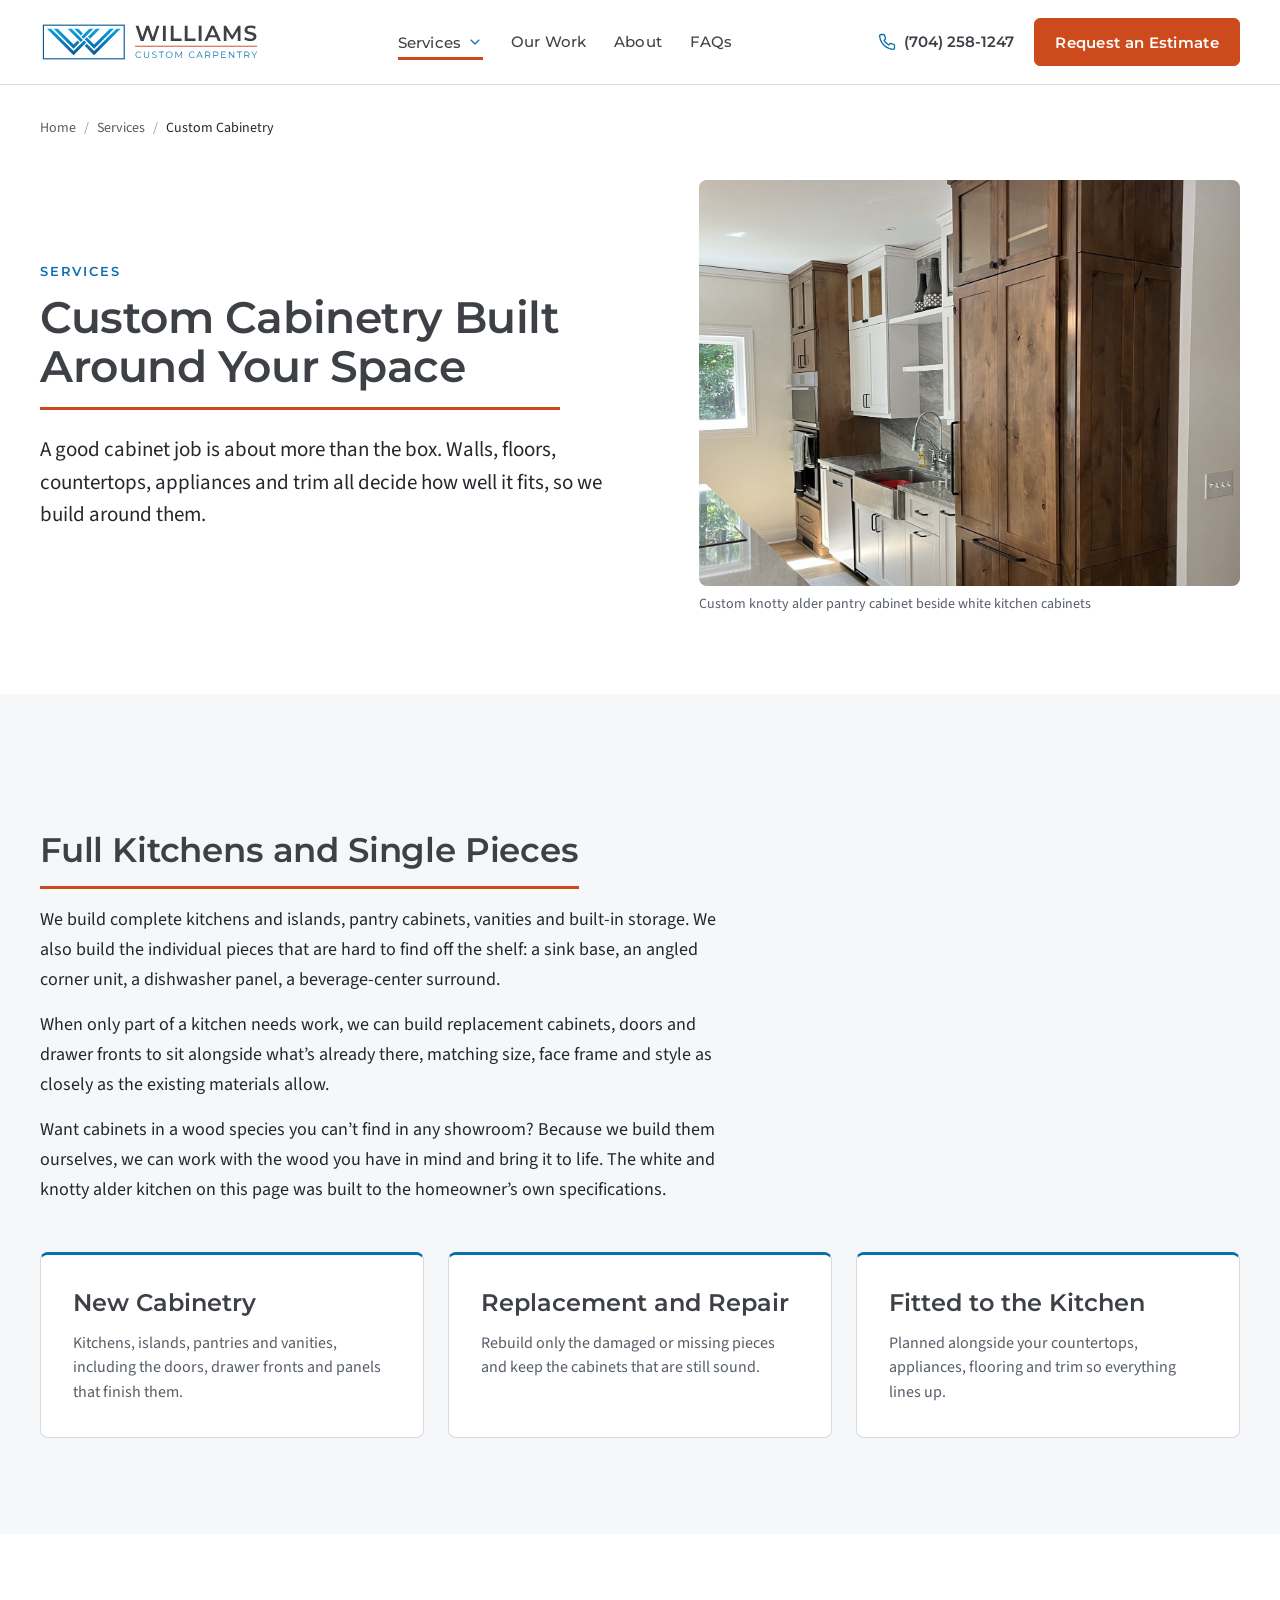
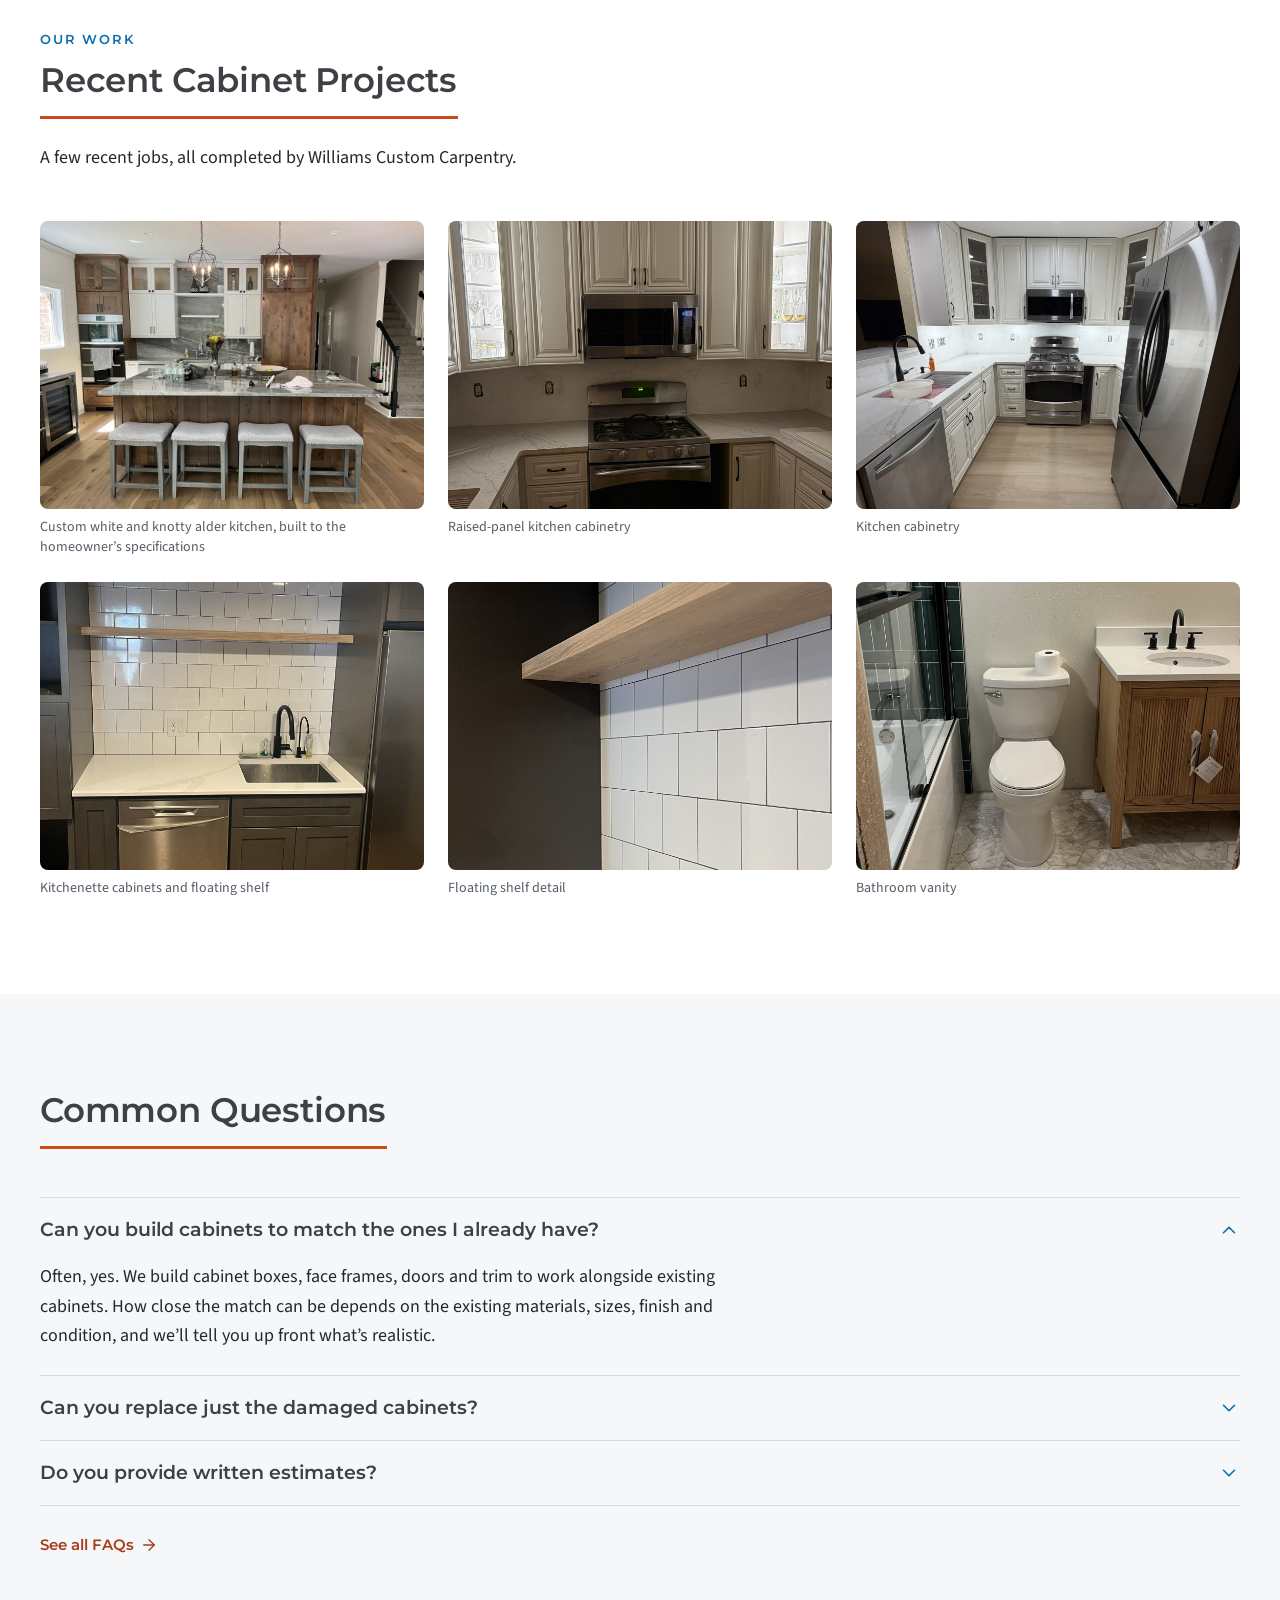
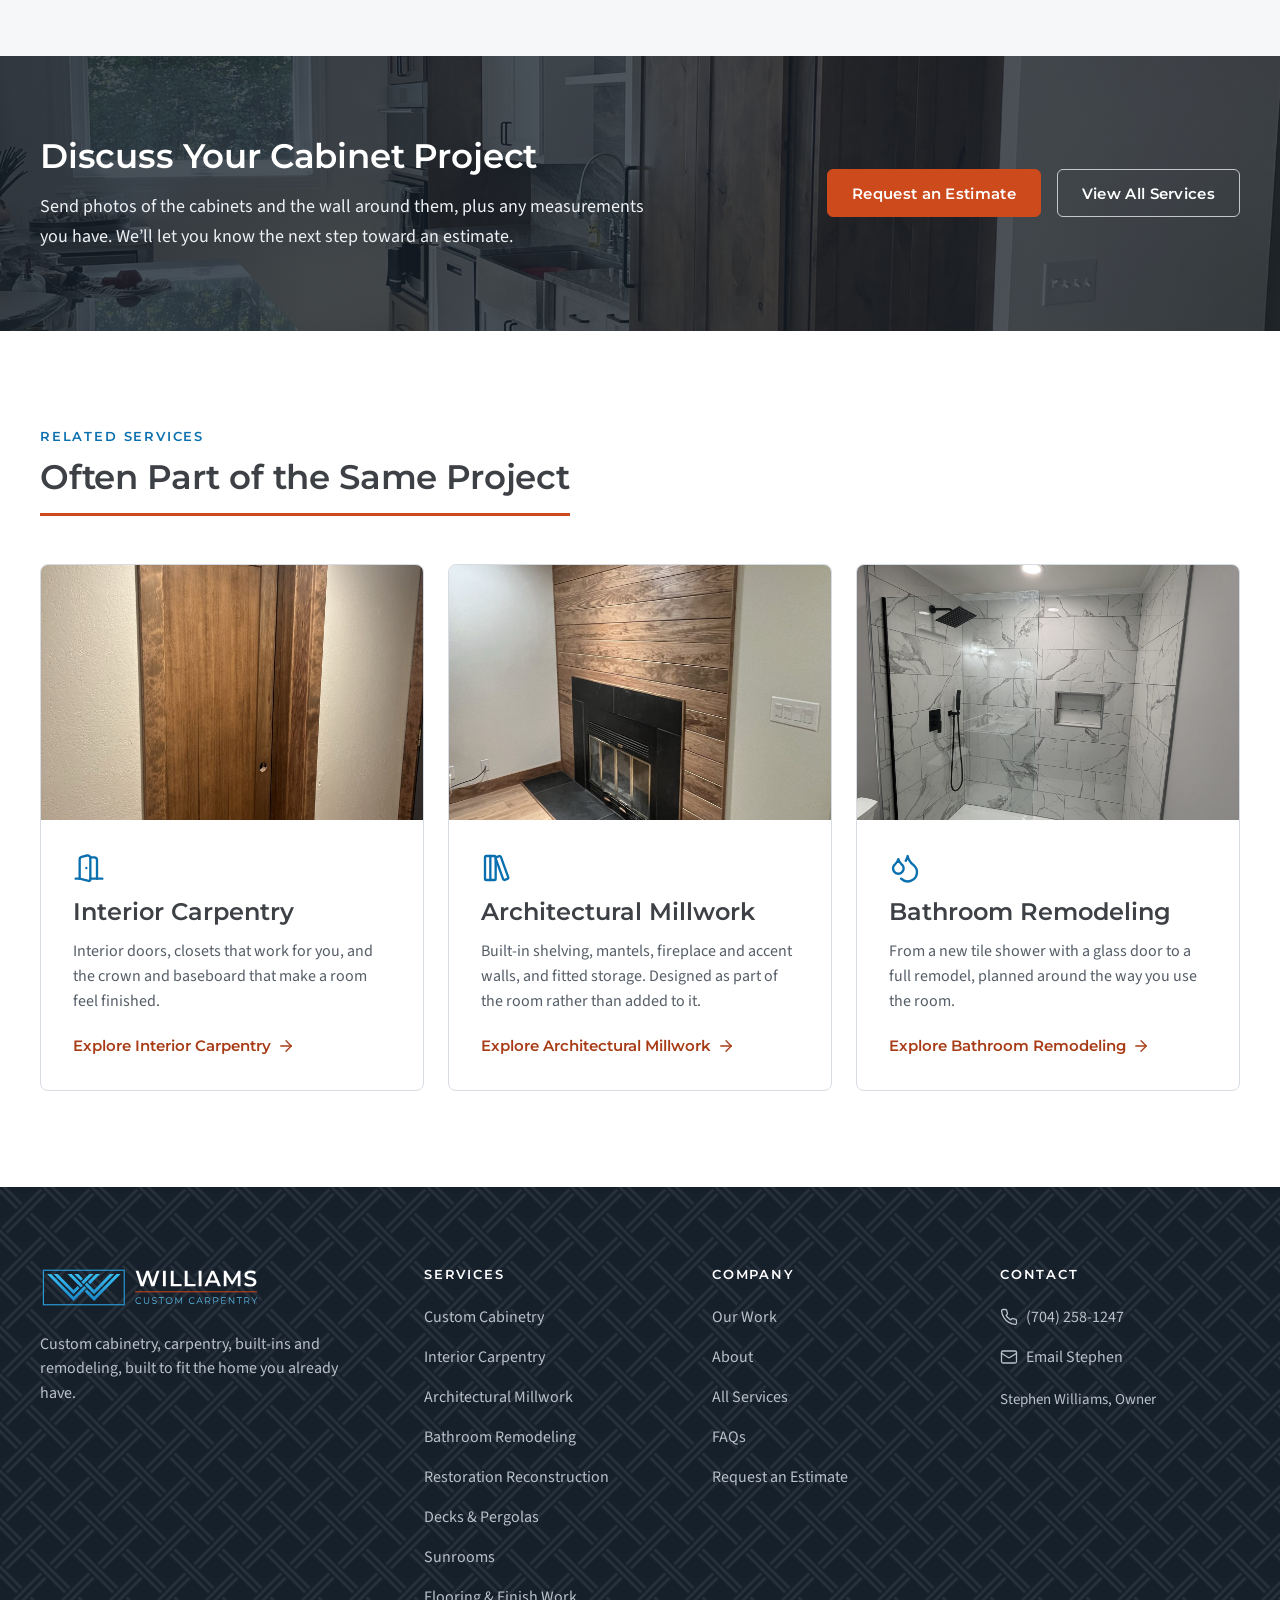
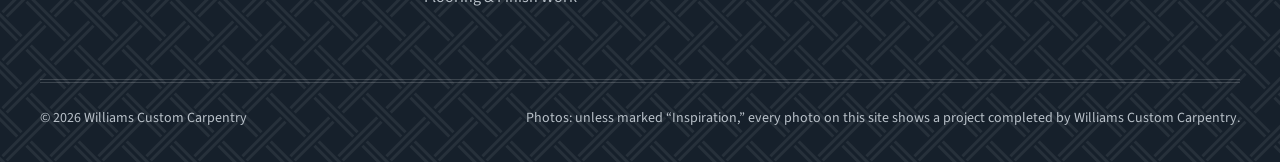
<file: custom-cabinetry.html>
<!doctype html>
<html lang="en">
<head>
<meta charset="utf-8">
<meta name="viewport" content="width=device-width, initial-scale=1">
<title>Custom Cabinetry and Cabinet Repair | Williams Custom Carpentry</title>
<meta name="description" content="Custom kitchen cabinets, islands, pantries and vanities, plus replacement cabinets and doors built to work with what you already have.">
<link rel="icon" href="site-assets/logos/favicon.ico" sizes="48x48">
<link rel="icon" href="site-assets/logos/wcc-favicon.svg" type="image/svg+xml">
<link rel="apple-touch-icon" href="site-assets/logos/apple-touch-icon.png">
<link rel="stylesheet" href="fonts.css">
<link rel="stylesheet" href="tokens.css">
<link rel="stylesheet" href="components.css">
</head>
<body>
<a class="skip-link" href="#main">Skip to content</a>
<header class="site-header">
  <div class="container site-header__inner">
    <a class="site-header__logo" href="index.html"><img src="site-assets/logos/wcc-logo-horizontal-fullcolor.svg" alt="Williams Custom Carpentry home" width="220" height="36"></a>
    <nav class="site-nav" aria-label="Main"><ul>
      <li class="nav-item--services"><button class="nav-link nav-trigger is-current" type="button" aria-expanded="false" aria-controls="services-menu">Services<svg aria-hidden="true" focusable="false" xmlns="http://www.w3.org/2000/svg" width="24" height="24" viewBox="0 0 24 24" fill="none" stroke="currentColor" stroke-width="1.75" stroke-linecap="round" stroke-linejoin="round" ><path d="m6 9 6 6 6-6" /></svg></button>
        <div class="mega" id="services-menu"><div class="mega__group"><p class="mega__heading">Inside the home</p><ul><li><a href="custom-cabinetry.html" aria-current="page"><svg aria-hidden="true" focusable="false" xmlns="http://www.w3.org/2000/svg" width="24" height="24" viewBox="0 0 24 24" fill="none" stroke="currentColor" stroke-width="1.75" stroke-linecap="round" stroke-linejoin="round" ><path d="m12.83 2.18a2 2 0 0 0-1.66 0L2.6 6.08a1 1 0 0 0 0 1.83l8.58 3.91a2 2 0 0 0 1.66 0l8.58-3.9a1 1 0 0 0 0-1.83Z" /><path d="m6.08 9.5-3.5 1.6a1 1 0 0 0 0 1.81l8.6 3.91a2 2 0 0 0 1.65 0l8.58-3.9a1 1 0 0 0 0-1.83l-3.5-1.59" /><path d="m6.08 14.5-3.5 1.6a1 1 0 0 0 0 1.81l8.6 3.91a2 2 0 0 0 1.65 0l8.58-3.9a1 1 0 0 0 0-1.83l-3.5-1.59" /></svg><span>Custom Cabinetry</span></a></li><li><a href="interior-carpentry.html"><svg aria-hidden="true" focusable="false" xmlns="http://www.w3.org/2000/svg" width="24" height="24" viewBox="0 0 24 24" fill="none" stroke="currentColor" stroke-width="1.75" stroke-linecap="round" stroke-linejoin="round" ><path d="M13 4h3a2 2 0 0 1 2 2v14" /><path d="M2 20h3" /><path d="M13 20h9" /><path d="M10 12v.01" /><path d="M13 4.562v16.157a1 1 0 0 1-1.242.97L5 20V5.562a2 2 0 0 1 1.515-1.94l4-1A2 2 0 0 1 13 4.561Z" /></svg><span>Interior Carpentry</span></a></li><li><a href="architectural-millwork.html"><svg aria-hidden="true" focusable="false" xmlns="http://www.w3.org/2000/svg" width="24" height="24" viewBox="0 0 24 24" fill="none" stroke="currentColor" stroke-width="1.75" stroke-linecap="round" stroke-linejoin="round" ><rect width="8" height="18" x="3" y="3" rx="1" /><path d="M7 3v18" /><path d="M20.4 18.9c.2.5-.1 1.1-.6 1.3l-1.9.7c-.5.2-1.1-.1-1.3-.6L11.1 5.1c-.2-.5.1-1.1.6-1.3l1.9-.7c.5-.2 1.1.1 1.3.6Z" /></svg><span>Architectural Millwork</span></a></li><li><a href="bathroom-remodeling.html"><svg aria-hidden="true" focusable="false" xmlns="http://www.w3.org/2000/svg" width="24" height="24" viewBox="0 0 24 24" fill="none" stroke="currentColor" stroke-width="1.75" stroke-linecap="round" stroke-linejoin="round" ><path d="M7 16.3c2.2 0 4-1.83 4-4.05 0-1.16-.57-2.26-1.71-3.19S7.29 6.75 7 5.3c-.29 1.45-1.14 2.84-2.29 3.76S3 11.1 3 12.25c0 2.22 1.8 4.05 4 4.05z" /><path d="M12.56 6.6A10.97 10.97 0 0 0 14 3.02c.5 2.5 2 4.9 4 6.5s3 3.5 3 5.5a6.98 6.98 0 0 1-11.91 4.97" /></svg><span>Bathroom Remodeling</span></a></li><li><a href="flooring-finish-work.html"><svg aria-hidden="true" focusable="false" xmlns="http://www.w3.org/2000/svg" width="24" height="24" viewBox="0 0 24 24" fill="none" stroke="currentColor" stroke-width="1.75" stroke-linecap="round" stroke-linejoin="round" ><rect width="16" height="6" x="2" y="2" rx="2" /><path d="M10 16v-2a2 2 0 0 1 2-2h8a2 2 0 0 0 2-2V7a2 2 0 0 0-2-2h-2" /><rect width="4" height="6" x="8" y="16" rx="1" /></svg><span>Flooring &amp; Finish Work</span></a></li></ul></div><div class="mega__group"><p class="mega__heading">Outdoor and additions</p><ul><li><a href="decks-pergolas.html"><svg aria-hidden="true" focusable="false" xmlns="http://www.w3.org/2000/svg" width="24" height="24" viewBox="0 0 24 24" fill="none" stroke="currentColor" stroke-width="1.75" stroke-linecap="round" stroke-linejoin="round" ><path d="m15 12-8.373 8.373a1 1 0 1 1-3-3L12 9" /><path d="m18 15 4-4" /><path d="m21.5 11.5-1.914-1.914A2 2 0 0 1 19 8.172V7l-2.26-2.26a6 6 0 0 0-4.202-1.756L9 2.96l.92.82A6.18 6.18 0 0 1 12 8.4V10l2 2h1.172a2 2 0 0 1 1.414.586L18.5 14.5" /></svg><span>Decks &amp; Pergolas</span></a></li><li><a href="sunrooms.html"><svg aria-hidden="true" focusable="false" xmlns="http://www.w3.org/2000/svg" width="24" height="24" viewBox="0 0 24 24" fill="none" stroke="currentColor" stroke-width="1.75" stroke-linecap="round" stroke-linejoin="round" ><path d="M15 21v-8a1 1 0 0 0-1-1h-4a1 1 0 0 0-1 1v8" /><path d="M3 10a2 2 0 0 1 .709-1.528l7-5.999a2 2 0 0 1 2.582 0l7 5.999A2 2 0 0 1 21 10v9a2 2 0 0 1-2 2H5a2 2 0 0 1-2-2z" /></svg><span>Sunrooms</span></a></li></ul></div><div class="mega__group"><p class="mega__heading">Repairs</p><ul><li><a href="restoration-reconstruction.html"><svg aria-hidden="true" focusable="false" xmlns="http://www.w3.org/2000/svg" width="24" height="24" viewBox="0 0 24 24" fill="none" stroke="currentColor" stroke-width="1.75" stroke-linecap="round" stroke-linejoin="round" ><rect width="8" height="4" x="8" y="2" rx="1" ry="1" /><path d="M16 4h2a2 2 0 0 1 2 2v14a2 2 0 0 1-2 2H6a2 2 0 0 1-2-2V6a2 2 0 0 1 2-2h2" /><path d="M12 11h4" /><path d="M12 16h4" /><path d="M8 11h.01" /><path d="M8 16h.01" /></svg><span>Restoration Reconstruction</span></a></li></ul></div><a class="mega__all" href="services.html">View all services<svg aria-hidden="true" focusable="false" xmlns="http://www.w3.org/2000/svg" width="24" height="24" viewBox="0 0 24 24" fill="none" stroke="currentColor" stroke-width="1.75" stroke-linecap="round" stroke-linejoin="round" ><path d="M5 12h14" /><path d="m12 5 7 7-7 7" /></svg></a></div></li>
      <li><a class="nav-link" href="our-work.html">Our Work</a></li><li><a class="nav-link" href="about.html">About</a></li><li><a class="nav-link" href="faqs.html">FAQs</a></li></ul></nav>
    <div class="site-header__actions">
      <a class="site-header__phone" href="tel:+17042581247"><svg aria-hidden="true" focusable="false" xmlns="http://www.w3.org/2000/svg" width="24" height="24" viewBox="0 0 24 24" fill="none" stroke="currentColor" stroke-width="1.75" stroke-linecap="round" stroke-linejoin="round" ><path d="M22 16.92v3a2 2 0 0 1-2.18 2 19.79 19.79 0 0 1-8.63-3.07 19.5 19.5 0 0 1-6-6 19.79 19.79 0 0 1-3.07-8.67A2 2 0 0 1 4.11 2h3a2 2 0 0 1 2 1.72 12.84 12.84 0 0 0 .7 2.81 2 2 0 0 1-.45 2.11L8.09 9.91a16 16 0 0 0 6 6l1.27-1.27a2 2 0 0 1 2.11-.45 12.84 12.84 0 0 0 2.81.7A2 2 0 0 1 22 16.92z" /></svg><span>(704) 258-1247</span></a>
      <a class="btn btn--primary site-header__cta" href="request-an-estimate.html"><span class="label-long">Request an Estimate</span><span class="label-short">Estimate</span></a>
      <button class="menu-button" type="button" aria-expanded="false" aria-controls="mobile-nav" aria-label="Menu"><svg aria-hidden="true" focusable="false" class="icon-open" xmlns="http://www.w3.org/2000/svg" width="24" height="24" viewBox="0 0 24 24" fill="none" stroke="currentColor" stroke-width="1.75" stroke-linecap="round" stroke-linejoin="round" ><line x1="4" x2="20" y1="12" y2="12" /><line x1="4" x2="20" y1="6" y2="6" /><line x1="4" x2="20" y1="18" y2="18" /></svg><svg aria-hidden="true" focusable="false" class="icon-close" xmlns="http://www.w3.org/2000/svg" width="24" height="24" viewBox="0 0 24 24" fill="none" stroke="currentColor" stroke-width="1.75" stroke-linecap="round" stroke-linejoin="round" ><path d="M18 6 6 18" /><path d="m6 6 12 12" /></svg><span class="menu-label">Menu</span></button>
    </div>
  </div>
  <nav class="mobile-nav" id="mobile-nav" aria-label="Main (mobile)">
    <ul><li class="mobile-nav__group"><p class="mobile-nav__heading">Inside the home</p><ul><li><a href="custom-cabinetry.html" aria-current="page">Custom Cabinetry<svg aria-hidden="true" focusable="false" xmlns="http://www.w3.org/2000/svg" width="24" height="24" viewBox="0 0 24 24" fill="none" stroke="currentColor" stroke-width="1.75" stroke-linecap="round" stroke-linejoin="round" ><path d="M5 12h14" /><path d="m12 5 7 7-7 7" /></svg></a></li><li><a href="interior-carpentry.html">Interior Carpentry<svg aria-hidden="true" focusable="false" xmlns="http://www.w3.org/2000/svg" width="24" height="24" viewBox="0 0 24 24" fill="none" stroke="currentColor" stroke-width="1.75" stroke-linecap="round" stroke-linejoin="round" ><path d="M5 12h14" /><path d="m12 5 7 7-7 7" /></svg></a></li><li><a href="architectural-millwork.html">Architectural Millwork<svg aria-hidden="true" focusable="false" xmlns="http://www.w3.org/2000/svg" width="24" height="24" viewBox="0 0 24 24" fill="none" stroke="currentColor" stroke-width="1.75" stroke-linecap="round" stroke-linejoin="round" ><path d="M5 12h14" /><path d="m12 5 7 7-7 7" /></svg></a></li><li><a href="bathroom-remodeling.html">Bathroom Remodeling<svg aria-hidden="true" focusable="false" xmlns="http://www.w3.org/2000/svg" width="24" height="24" viewBox="0 0 24 24" fill="none" stroke="currentColor" stroke-width="1.75" stroke-linecap="round" stroke-linejoin="round" ><path d="M5 12h14" /><path d="m12 5 7 7-7 7" /></svg></a></li><li><a href="flooring-finish-work.html">Flooring &amp; Finish Work<svg aria-hidden="true" focusable="false" xmlns="http://www.w3.org/2000/svg" width="24" height="24" viewBox="0 0 24 24" fill="none" stroke="currentColor" stroke-width="1.75" stroke-linecap="round" stroke-linejoin="round" ><path d="M5 12h14" /><path d="m12 5 7 7-7 7" /></svg></a></li></ul></li><li class="mobile-nav__group"><p class="mobile-nav__heading">Outdoor and additions</p><ul><li><a href="decks-pergolas.html">Decks &amp; Pergolas<svg aria-hidden="true" focusable="false" xmlns="http://www.w3.org/2000/svg" width="24" height="24" viewBox="0 0 24 24" fill="none" stroke="currentColor" stroke-width="1.75" stroke-linecap="round" stroke-linejoin="round" ><path d="M5 12h14" /><path d="m12 5 7 7-7 7" /></svg></a></li><li><a href="sunrooms.html">Sunrooms<svg aria-hidden="true" focusable="false" xmlns="http://www.w3.org/2000/svg" width="24" height="24" viewBox="0 0 24 24" fill="none" stroke="currentColor" stroke-width="1.75" stroke-linecap="round" stroke-linejoin="round" ><path d="M5 12h14" /><path d="m12 5 7 7-7 7" /></svg></a></li></ul></li><li class="mobile-nav__group"><p class="mobile-nav__heading">Repairs</p><ul><li><a href="restoration-reconstruction.html">Restoration Reconstruction<svg aria-hidden="true" focusable="false" xmlns="http://www.w3.org/2000/svg" width="24" height="24" viewBox="0 0 24 24" fill="none" stroke="currentColor" stroke-width="1.75" stroke-linecap="round" stroke-linejoin="round" ><path d="M5 12h14" /><path d="m12 5 7 7-7 7" /></svg></a></li></ul></li><li class="mobile-nav__group"><p class="mobile-nav__heading">Company</p><ul><li><a href="our-work.html">Our Work<svg aria-hidden="true" focusable="false" xmlns="http://www.w3.org/2000/svg" width="24" height="24" viewBox="0 0 24 24" fill="none" stroke="currentColor" stroke-width="1.75" stroke-linecap="round" stroke-linejoin="round" ><path d="M5 12h14" /><path d="m12 5 7 7-7 7" /></svg></a></li><li><a href="about.html">About<svg aria-hidden="true" focusable="false" xmlns="http://www.w3.org/2000/svg" width="24" height="24" viewBox="0 0 24 24" fill="none" stroke="currentColor" stroke-width="1.75" stroke-linecap="round" stroke-linejoin="round" ><path d="M5 12h14" /><path d="m12 5 7 7-7 7" /></svg></a></li><li><a href="faqs.html">FAQs<svg aria-hidden="true" focusable="false" xmlns="http://www.w3.org/2000/svg" width="24" height="24" viewBox="0 0 24 24" fill="none" stroke="currentColor" stroke-width="1.75" stroke-linecap="round" stroke-linejoin="round" ><path d="M5 12h14" /><path d="m12 5 7 7-7 7" /></svg></a></li><li><a href="services.html">All Services<svg aria-hidden="true" focusable="false" xmlns="http://www.w3.org/2000/svg" width="24" height="24" viewBox="0 0 24 24" fill="none" stroke="currentColor" stroke-width="1.75" stroke-linecap="round" stroke-linejoin="round" ><path d="M5 12h14" /><path d="m12 5 7 7-7 7" /></svg></a></li></ul></li></ul>
    <div class="mobile-nav__cta"><a class="btn btn--primary btn--block" href="request-an-estimate.html">Request an Estimate</a>
      <a class="btn btn--secondary btn--block" href="tel:+17042581247"><svg aria-hidden="true" focusable="false" xmlns="http://www.w3.org/2000/svg" width="24" height="24" viewBox="0 0 24 24" fill="none" stroke="currentColor" stroke-width="1.75" stroke-linecap="round" stroke-linejoin="round" ><path d="M22 16.92v3a2 2 0 0 1-2.18 2 19.79 19.79 0 0 1-8.63-3.07 19.5 19.5 0 0 1-6-6 19.79 19.79 0 0 1-3.07-8.67A2 2 0 0 1 4.11 2h3a2 2 0 0 1 2 1.72 12.84 12.84 0 0 0 .7 2.81 2 2 0 0 1-.45 2.11L8.09 9.91a16 16 0 0 0 6 6l1.27-1.27a2 2 0 0 1 2.11-.45 12.84 12.84 0 0 0 2.81.7A2 2 0 0 1 22 16.92z" /></svg>Call (704) 258-1247</a></div>
  </nav>
</header>
<main id="main">
<section class="page-header">
  <div class="container">
    <nav class="breadcrumbs" aria-label="Breadcrumb"><ol><li><a href="index.html">Home</a></li><li><a href="services.html">Services</a></li><li><span aria-current="page">Custom Cabinetry</span></li></ol></nav>
    <div class="page-header__grid">
      <div><span class="wcc-eyebrow">Services</span><h1>Custom Cabinetry Built Around Your Space</h1><span class="wcc-accent-rule"></span><p class="wcc-lead">A good cabinet job is about more than the box. Walls, floors, countertops, appliances and trim all decide how well it fits, so we build around them.</p></div>
      <div><figure class="media"><div class="media__frame media__frame--4x3"><img src="img/p-pantry-cabinet.jpg" alt="Full-height knotty alder pantry cabinet beside a run of white kitchen cabinets" width="1500" height="2000" loading="eager" style="object-position: 50% 40%"></div><figcaption class="media__caption">Custom knotty alder pantry cabinet beside white kitchen cabinets</figcaption></figure></div>
    </div>
  </div>
</section>

<section class="section section--subtle" aria-labelledby="cab-title">
  <div class="container">
    <div class="prose"><h2 id="cab-title">Full Kitchens and Single Pieces</h2><span class="wcc-accent-rule"></span>
      <p class="wcc-body">We build complete kitchens and islands, pantry cabinets, vanities and built-in storage. We also build the individual pieces that are hard to find off the shelf: a sink base, an angled corner unit, a dishwasher panel, a beverage-center surround.</p>
      <p class="wcc-body">When only part of a kitchen needs work, we can build replacement cabinets, doors and drawer fronts to sit alongside what’s already there, matching size, face frame and style as closely as the existing materials allow.</p>
      <p class="wcc-body">Want cabinets in a wood species you can’t find in any showroom? Because we build them ourselves, we can work with the wood you have in mind and bring it to life. The white and knotty alder kitchen on this page was built to the homeowner’s own specifications.</p></div>
    <div class="grid grid--3" style="margin-top:48px">
      <div class="group-card"><h3 class="wcc-h3">New Cabinetry</h3><p class="wcc-body-sm">Kitchens, islands, pantries and vanities, including the doors, drawer fronts and panels that finish them.</p></div>
      <div class="group-card"><h3 class="wcc-h3">Replacement and Repair</h3><p class="wcc-body-sm">Rebuild only the damaged or missing pieces and keep the cabinets that are still sound.</p></div>
      <div class="group-card"><h3 class="wcc-h3">Fitted to the Kitchen</h3><p class="wcc-body-sm">Planned alongside your countertops, appliances, flooring and trim so everything lines up.</p></div>
    </div>
  </div>
</section>
<section class="section" aria-labelledby="gal-title">
  <div class="container">
    <div class="section-heading"><span class="wcc-eyebrow">Our work</span><h2 id="gal-title">Recent Cabinet Projects</h2><span class="wcc-accent-rule"></span><p>A few recent jobs, all completed by Williams Custom Carpentry.</p></div>
    <div class="gallery"><figure class="media"><div class="media__frame media__frame--4x3"><img src="img/p-kitchen-island.jpg" alt="Kitchen with white upper cabinets, knotty alder base cabinets and pantry, and a knotty alder island with seating" width="2000" height="1500" loading="lazy" style="object-position: 50% 50%"></div><figcaption class="media__caption">Custom white and knotty alder kitchen, built to the homeowner’s specifications</figcaption></figure><figure class="media"><div class="media__frame media__frame--4x3"><img src="img/p-raised-panel-kitchen.jpg" alt="Cream raised-panel kitchen cabinets with lighted glass-front corner cabinets" width="1500" height="2000" loading="lazy" style="object-position: 50% 45%"></div><figcaption class="media__caption">Raised-panel kitchen cabinetry</figcaption></figure><figure class="media"><div class="media__frame media__frame--4x3"><img src="img/p-galley-kitchen.jpg" alt="Galley kitchen with cream cabinets, stainless appliances and wide-plank flooring" width="1500" height="2000" loading="lazy" style="object-position: 50% 45%"></div><figcaption class="media__caption">Kitchen cabinetry</figcaption></figure><figure class="media"><div class="media__frame media__frame--4x3"><img src="img/p-kitchenette.jpg" alt="Kitchenette with gray cabinets, white tile backsplash and a wood floating shelf" width="1500" height="2000" loading="lazy" style="object-position: 50% 55%"></div><figcaption class="media__caption">Kitchenette cabinets and floating shelf</figcaption></figure><figure class="media"><div class="media__frame media__frame--4x3"><img src="img/p-floating-shelf.jpg" alt="Wood floating shelf over a white tile backsplash" width="1500" height="2000" loading="lazy" style="object-position: 50% 30%"></div><figcaption class="media__caption">Floating shelf detail</figcaption></figure><figure class="media"><div class="media__frame media__frame--4x3"><img src="img/p-wood-vanity.jpg" alt="Wood bathroom vanity with a white top" width="1500" height="2000" loading="lazy" style="object-position: 50% 70%"></div><figcaption class="media__caption">Bathroom vanity</figcaption></figure></div>
  </div>
</section>
<section class="section section--subtle" aria-labelledby="faq-title">
  <div class="container"><div class="section-heading"><h2 id="faq-title">Common Questions</h2><span class="wcc-accent-rule"></span></div><div class="faq"><details open><summary>Can you build cabinets to match the ones I already have?<svg aria-hidden="true" focusable="false" xmlns="http://www.w3.org/2000/svg" width="24" height="24" viewBox="0 0 24 24" fill="none" stroke="currentColor" stroke-width="1.75" stroke-linecap="round" stroke-linejoin="round" ><path d="m6 9 6 6 6-6" /></svg></summary><div class="faq__answer"><p>Often, yes. We build cabinet boxes, face frames, doors and trim to work alongside existing cabinets. How close the match can be depends on the existing materials, sizes, finish and condition, and we’ll tell you up front what’s realistic.</p></div></details><details><summary>Can you replace just the damaged cabinets?<svg aria-hidden="true" focusable="false" xmlns="http://www.w3.org/2000/svg" width="24" height="24" viewBox="0 0 24 24" fill="none" stroke="currentColor" stroke-width="1.75" stroke-linecap="round" stroke-linejoin="round" ><path d="m6 9 6 6 6-6" /></svg></summary><div class="faq__answer"><p>Often you can. We’ve replaced single sink bases, cabinet boxes, angled corner units, island supports and dishwasher panels while keeping the cabinets that were still in good shape. What can be saved depends on the damage.</p></div></details><details><summary>Do you provide written estimates?<svg aria-hidden="true" focusable="false" xmlns="http://www.w3.org/2000/svg" width="24" height="24" viewBox="0 0 24 24" fill="none" stroke="currentColor" stroke-width="1.75" stroke-linecap="round" stroke-linejoin="round" ><path d="m6 9 6 6 6-6" /></svg></summary><div class="faq__answer"><p>Yes. Your estimate is written out with the materials, quantities, labor and finish work for the project, so you can see what’s included before anything starts.</p></div></details></div>
  <p style="margin-top:24px"><a class="text-link" href="faqs.html">See all FAQs<svg aria-hidden="true" focusable="false" xmlns="http://www.w3.org/2000/svg" width="24" height="24" viewBox="0 0 24 24" fill="none" stroke="currentColor" stroke-width="1.75" stroke-linecap="round" stroke-linejoin="round" ><path d="M5 12h14" /><path d="m12 5 7 7-7 7" /></svg></a></p></div>
</section>
<section class="cta-band has-photo-bg" data-surface="dark" aria-labelledby="cta-title"><img class="photo-bg" src="img/p-kitchen-window.jpg" alt="" aria-hidden="true" loading="lazy" style="object-position: 50% 50%"><span class="photo-scrim" aria-hidden="true"></span>
  <div class="container cta-band__inner">
    <div><h2 id="cta-title">Discuss Your Cabinet Project</h2><p class="wcc-body">Send photos of the cabinets and the wall around them, plus any measurements you have. We’ll let you know the next step toward an estimate.</p></div>
    <div class="btn-row"><a class="btn btn--primary" href="request-an-estimate.html">Request an Estimate</a><a class="btn btn--outline-light" href="services.html">View All Services</a></div>
  </div>
</section>
<section class="section" aria-labelledby="rel-title">
  <div class="container">
    <div class="section-heading"><span class="wcc-eyebrow">Related services</span><h2 id="rel-title">Often Part of the Same Project</h2><span class="wcc-accent-rule"></span></div>
    <div class="grid grid--3"><article class="service-card">
  <div class="service-card__media"><img src="img/p-door-casing.jpg" alt="" width="1500" height="2000" loading="lazy" style="object-position: 50% 45%"></div>
  <div class="service-card__body">
    <svg aria-hidden="true" focusable="false" class="service-card__icon" xmlns="http://www.w3.org/2000/svg" width="24" height="24" viewBox="0 0 24 24" fill="none" stroke="currentColor" stroke-width="1.75" stroke-linecap="round" stroke-linejoin="round" ><path d="M13 4h3a2 2 0 0 1 2 2v14" /><path d="M2 20h3" /><path d="M13 20h9" /><path d="M10 12v.01" /><path d="M13 4.562v16.157a1 1 0 0 1-1.242.97L5 20V5.562a2 2 0 0 1 1.515-1.94l4-1A2 2 0 0 1 13 4.561Z" /></svg>
    <h3 class="wcc-h3 service-card__title"><a href="interior-carpentry.html">Interior Carpentry</a></h3>
    <p class="wcc-body-sm">Interior doors, closets that work for you, and the crown and baseboard that make a room feel finished.</p>
    <span class="text-link" aria-hidden="true">Explore Interior Carpentry<svg aria-hidden="true" focusable="false" xmlns="http://www.w3.org/2000/svg" width="24" height="24" viewBox="0 0 24 24" fill="none" stroke="currentColor" stroke-width="1.75" stroke-linecap="round" stroke-linejoin="round" ><path d="M5 12h14" /><path d="m12 5 7 7-7 7" /></svg></span>
  </div>
</article><article class="service-card">
  <div class="service-card__media"><img src="img/p-fireplace-wall.jpg" alt="" width="1500" height="2000" loading="lazy" style="object-position: 50% 50%"></div>
  <div class="service-card__body">
    <svg aria-hidden="true" focusable="false" class="service-card__icon" xmlns="http://www.w3.org/2000/svg" width="24" height="24" viewBox="0 0 24 24" fill="none" stroke="currentColor" stroke-width="1.75" stroke-linecap="round" stroke-linejoin="round" ><rect width="8" height="18" x="3" y="3" rx="1" /><path d="M7 3v18" /><path d="M20.4 18.9c.2.5-.1 1.1-.6 1.3l-1.9.7c-.5.2-1.1-.1-1.3-.6L11.1 5.1c-.2-.5.1-1.1.6-1.3l1.9-.7c.5-.2 1.1.1 1.3.6Z" /></svg>
    <h3 class="wcc-h3 service-card__title"><a href="architectural-millwork.html">Architectural Millwork</a></h3>
    <p class="wcc-body-sm">Built-in shelving, mantels, fireplace and accent walls, and fitted storage. Designed as part of the room rather than added to it.</p>
    <span class="text-link" aria-hidden="true">Explore Architectural Millwork<svg aria-hidden="true" focusable="false" xmlns="http://www.w3.org/2000/svg" width="24" height="24" viewBox="0 0 24 24" fill="none" stroke="currentColor" stroke-width="1.75" stroke-linecap="round" stroke-linejoin="round" ><path d="M5 12h14" /><path d="m12 5 7 7-7 7" /></svg></span>
  </div>
</article><article class="service-card">
  <div class="service-card__media"><img src="img/p-shower-niche.jpg" alt="" width="1500" height="2000" loading="lazy" style="object-position: 50% 45%"></div>
  <div class="service-card__body">
    <svg aria-hidden="true" focusable="false" class="service-card__icon" xmlns="http://www.w3.org/2000/svg" width="24" height="24" viewBox="0 0 24 24" fill="none" stroke="currentColor" stroke-width="1.75" stroke-linecap="round" stroke-linejoin="round" ><path d="M7 16.3c2.2 0 4-1.83 4-4.05 0-1.16-.57-2.26-1.71-3.19S7.29 6.75 7 5.3c-.29 1.45-1.14 2.84-2.29 3.76S3 11.1 3 12.25c0 2.22 1.8 4.05 4 4.05z" /><path d="M12.56 6.6A10.97 10.97 0 0 0 14 3.02c.5 2.5 2 4.9 4 6.5s3 3.5 3 5.5a6.98 6.98 0 0 1-11.91 4.97" /></svg>
    <h3 class="wcc-h3 service-card__title"><a href="bathroom-remodeling.html">Bathroom Remodeling</a></h3>
    <p class="wcc-body-sm">From a new tile shower with a glass door to a full remodel, planned around the way you use the room.</p>
    <span class="text-link" aria-hidden="true">Explore Bathroom Remodeling<svg aria-hidden="true" focusable="false" xmlns="http://www.w3.org/2000/svg" width="24" height="24" viewBox="0 0 24 24" fill="none" stroke="currentColor" stroke-width="1.75" stroke-linecap="round" stroke-linejoin="round" ><path d="M5 12h14" /><path d="m12 5 7 7-7 7" /></svg></span>
  </div>
</article></div>
  </div>
</section>
</main>
<footer class="site-footer" data-surface="dark">
  <div class="container">
    <div class="site-footer__grid">
      <div class="site-footer__brand">
        <img src="site-assets/logos/wcc-logo-horizontal-reversed.svg" alt="Williams Custom Carpentry" width="220" height="36">
        <p>Custom cabinetry, carpentry, built-ins and remodeling, built to fit the home you already have.</p>
      </div>
      <div><h2>Services</h2><ul><li><a href="custom-cabinetry.html">Custom Cabinetry</a></li><li><a href="interior-carpentry.html">Interior Carpentry</a></li><li><a href="architectural-millwork.html">Architectural Millwork</a></li><li><a href="bathroom-remodeling.html">Bathroom Remodeling</a></li><li><a href="restoration-reconstruction.html">Restoration Reconstruction</a></li><li><a href="decks-pergolas.html">Decks &amp; Pergolas</a></li><li><a href="sunrooms.html">Sunrooms</a></li><li><a href="flooring-finish-work.html">Flooring &amp; Finish Work</a></li></ul></div>
      <div><h2>Company</h2><ul>
        <li><a href="our-work.html">Our Work</a></li><li><a href="about.html">About</a></li><li><a href="services.html">All Services</a></li>
        <li><a href="faqs.html">FAQs</a></li><li><a href="request-an-estimate.html">Request an Estimate</a></li></ul></div>
      <div><h2>Contact</h2><ul>
        <li><a href="tel:+17042581247"><svg aria-hidden="true" focusable="false" xmlns="http://www.w3.org/2000/svg" width="24" height="24" viewBox="0 0 24 24" fill="none" stroke="currentColor" stroke-width="1.75" stroke-linecap="round" stroke-linejoin="round" ><path d="M22 16.92v3a2 2 0 0 1-2.18 2 19.79 19.79 0 0 1-8.63-3.07 19.5 19.5 0 0 1-6-6 19.79 19.79 0 0 1-3.07-8.67A2 2 0 0 1 4.11 2h3a2 2 0 0 1 2 1.72 12.84 12.84 0 0 0 .7 2.81 2 2 0 0 1-.45 2.11L8.09 9.91a16 16 0 0 0 6 6l1.27-1.27a2 2 0 0 1 2.11-.45 12.84 12.84 0 0 0 2.81.7A2 2 0 0 1 22 16.92z" /></svg>(704) 258-1247</a></li>
        <li><a href="mailto:stephen@williamscustomcarpentry.com"><svg aria-hidden="true" focusable="false" xmlns="http://www.w3.org/2000/svg" width="24" height="24" viewBox="0 0 24 24" fill="none" stroke="currentColor" stroke-width="1.75" stroke-linecap="round" stroke-linejoin="round" ><rect width="20" height="16" x="2" y="4" rx="2" /><path d="m22 7-8.97 5.7a1.94 1.94 0 0 1-2.06 0L2 7" /></svg>Email Stephen</a></li></ul>
        <p style="margin-top:12px;font-size:15px">Stephen Williams, Owner</p></div>
    </div>
    <div class="site-footer__divider" aria-hidden="true"></div>
    <div class="site-footer__legal"><span>© 2026 Williams Custom Carpentry</span><span>Photos: unless marked “Inspiration,” every photo on this site shows a project completed by Williams Custom Carpentry.</span></div>
  </div>
</footer>
<script>
(function () {
  var b = document.querySelector('.menu-button'), m = document.getElementById('mobile-nav');
  if (b && m) {
    var label = b.querySelector('.menu-label');
    var set = function (open) { b.setAttribute('aria-expanded', String(open)); m.classList.toggle('is-open', open); label.textContent = open ? 'Close' : 'Menu'; b.setAttribute('aria-label', open ? 'Close menu' : 'Menu'); };
    b.addEventListener('click', function () { set(b.getAttribute('aria-expanded') !== 'true'); });
    document.addEventListener('keydown', function (e) { if (e.key === 'Escape' && b.getAttribute('aria-expanded') === 'true') { set(false); b.focus(); } });
    if (location.search.indexOf('menu=open') > -1) set(true);
  }
  var t = document.querySelector('.nav-trigger'), mega = document.getElementById('services-menu');
  if (t && mega) {
    var setM = function (open) { t.setAttribute('aria-expanded', String(open)); mega.classList.toggle('is-open', open); };
    t.addEventListener('click', function (e) { e.stopPropagation(); setM(t.getAttribute('aria-expanded') !== 'true'); });
    document.addEventListener('click', function (e) { if (!mega.contains(e.target)) setM(false); });
    document.addEventListener('keydown', function (e) { if (e.key === 'Escape' && t.getAttribute('aria-expanded') === 'true') { setM(false); t.focus(); } });
    mega.addEventListener('focusout', function (e) { if (!mega.contains(e.relatedTarget) && e.relatedTarget !== t) setM(false); });
    if (location.search.indexOf('services=open') > -1) setM(true);
  }
  var chips = document.querySelectorAll('[data-filter]');
  chips.forEach(function (c) {
    c.addEventListener('click', function () {
      var f = c.getAttribute('data-filter');
      chips.forEach(function (x) { x.setAttribute('aria-pressed', String(x === c)); });
      document.querySelectorAll('[data-cat]').forEach(function (it) { it.hidden = !(f === 'all' || it.getAttribute('data-cat') === f); });
      var n = document.querySelectorAll('[data-cat]:not([hidden])').length, s = document.getElementById('filter-status');
      if (s) s.textContent = n + (n === 1 ? ' project photo' : ' project photos') + ' shown';
    });
  });
  function fitRules() {
    document.querySelectorAll('.wcc-accent-rule').forEach(function (r) {
      var h = r.previousElementSibling;
      if (!h || !/^H[1-6]$/.test(h.tagName)) return;
      var rg = document.createRange(); rg.selectNodeContents(h);
      var L = Infinity, R = -Infinity;
      Array.prototype.forEach.call(rg.getClientRects(), function (q) { if (q.width) { L = Math.min(L, q.left); R = Math.max(R, q.right); } });
      if (R > L) r.style.width = Math.ceil(R - L) + 'px';
    });
  }
  fitRules();
  if (document.fonts && document.fonts.ready) document.fonts.ready.then(fitRules);
  var rq; window.addEventListener('resize', function () { cancelAnimationFrame(rq); rq = requestAnimationFrame(fitRules); });
  document.querySelectorAll('.upload').forEach(function (u) {
    ['dragenter', 'dragover'].forEach(function (t) { u.addEventListener(t, function () { u.classList.add('is-dragover'); }); });
    ['dragleave', 'drop'].forEach(function (t) { u.addEventListener(t, function () { u.classList.remove('is-dragover'); }); });
  });
})();
</script>
</body>
</html>
</file>
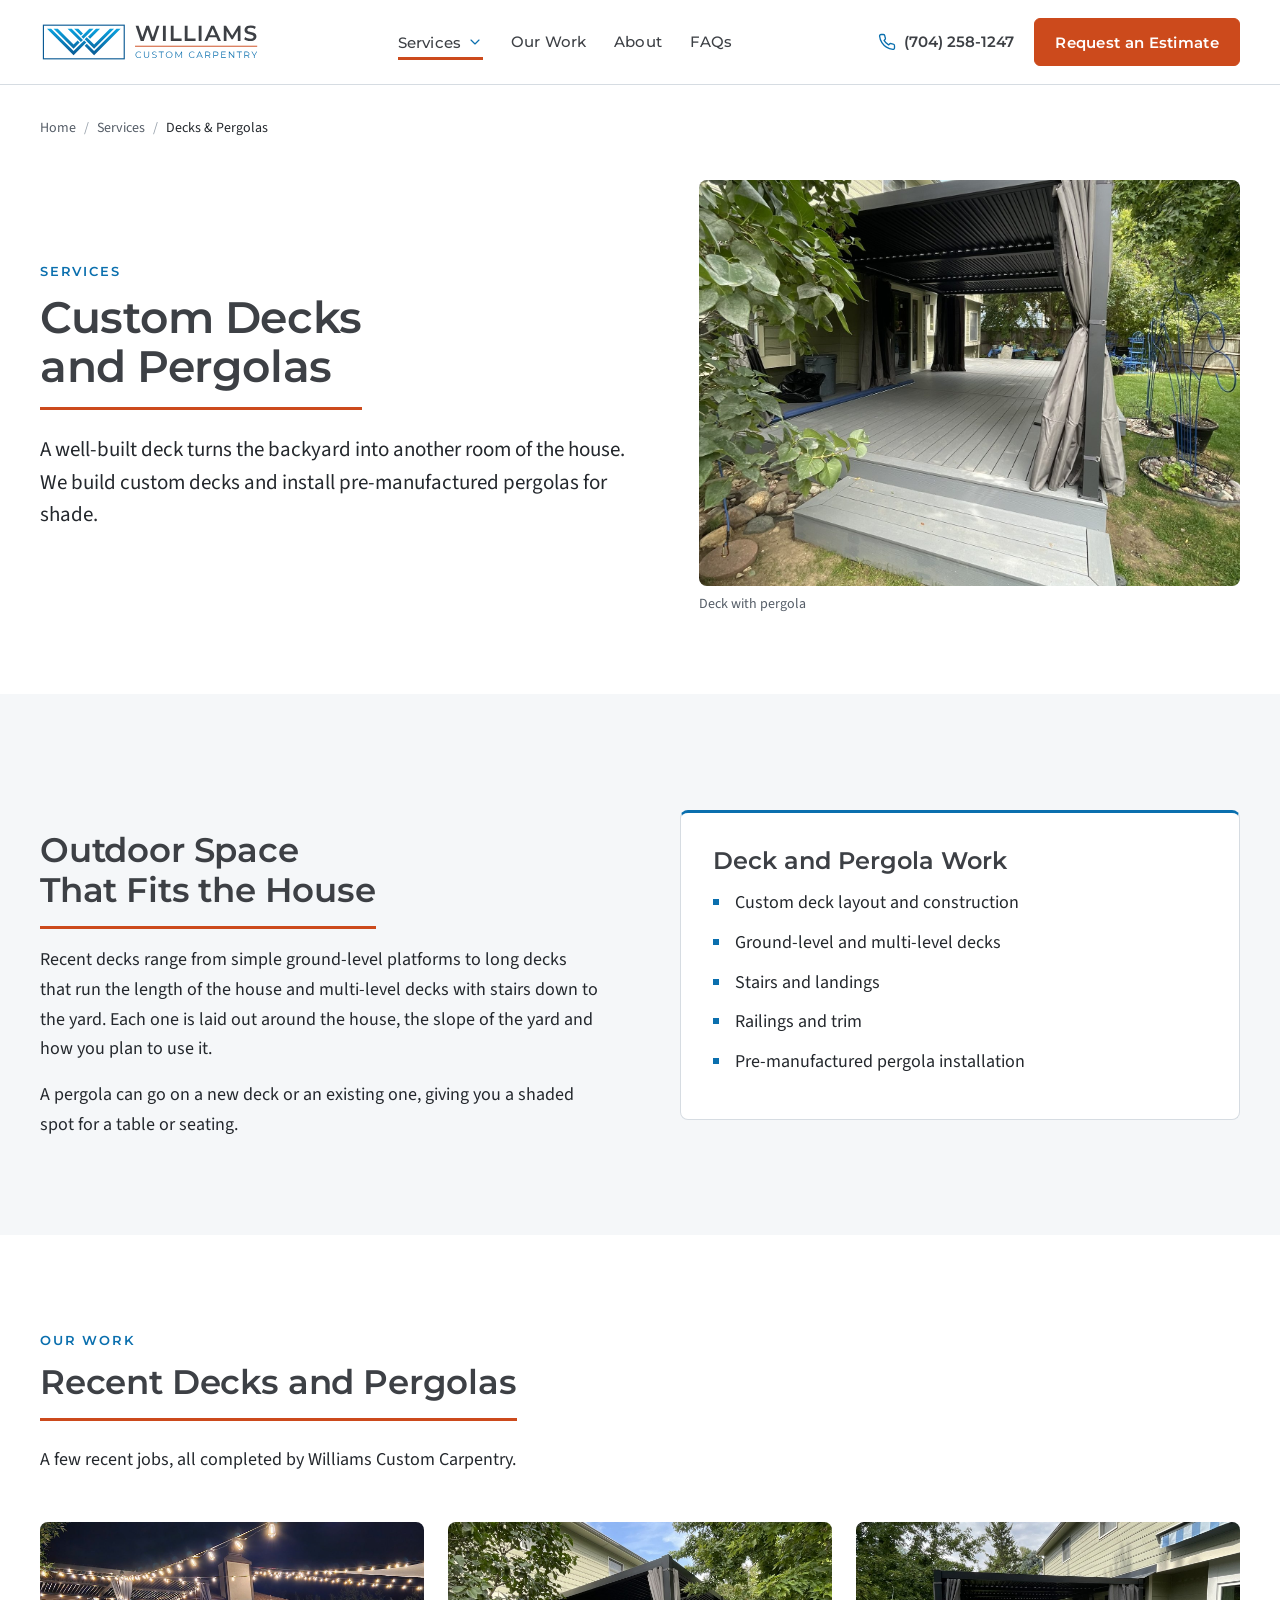
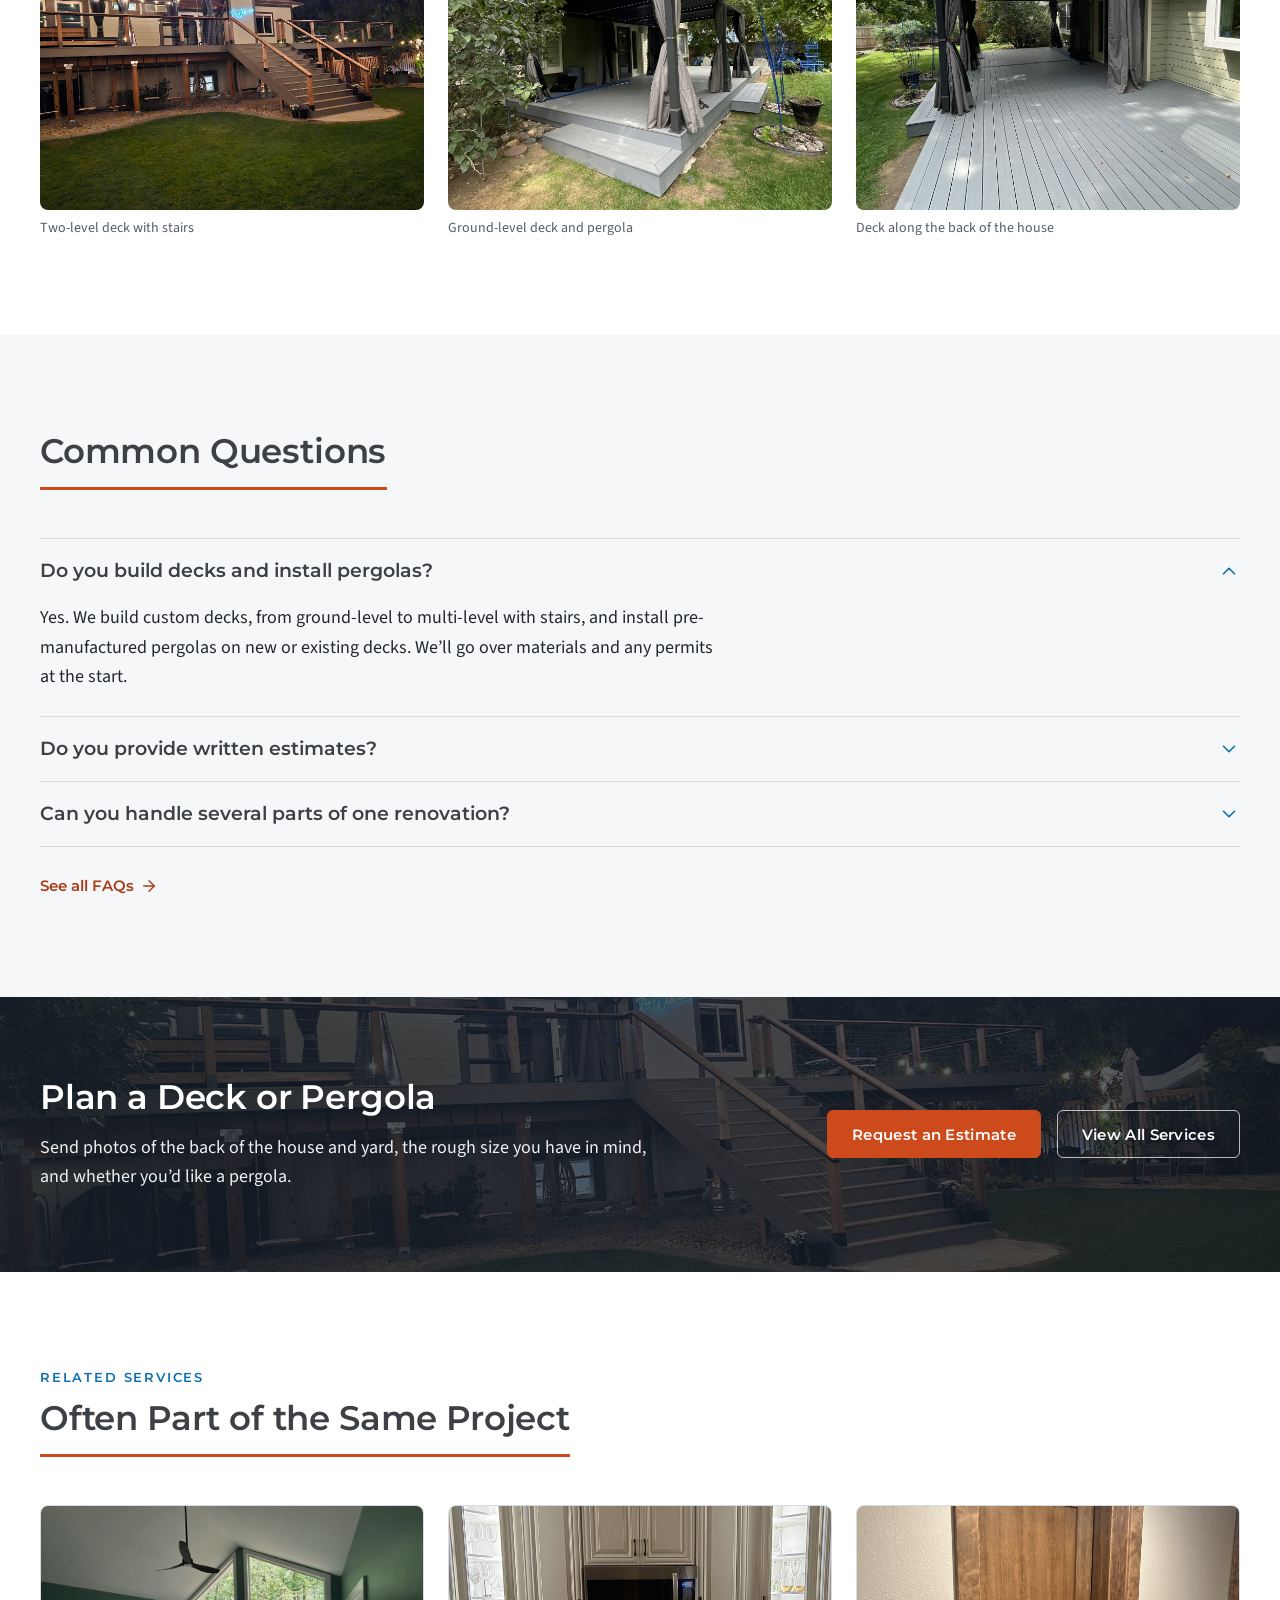
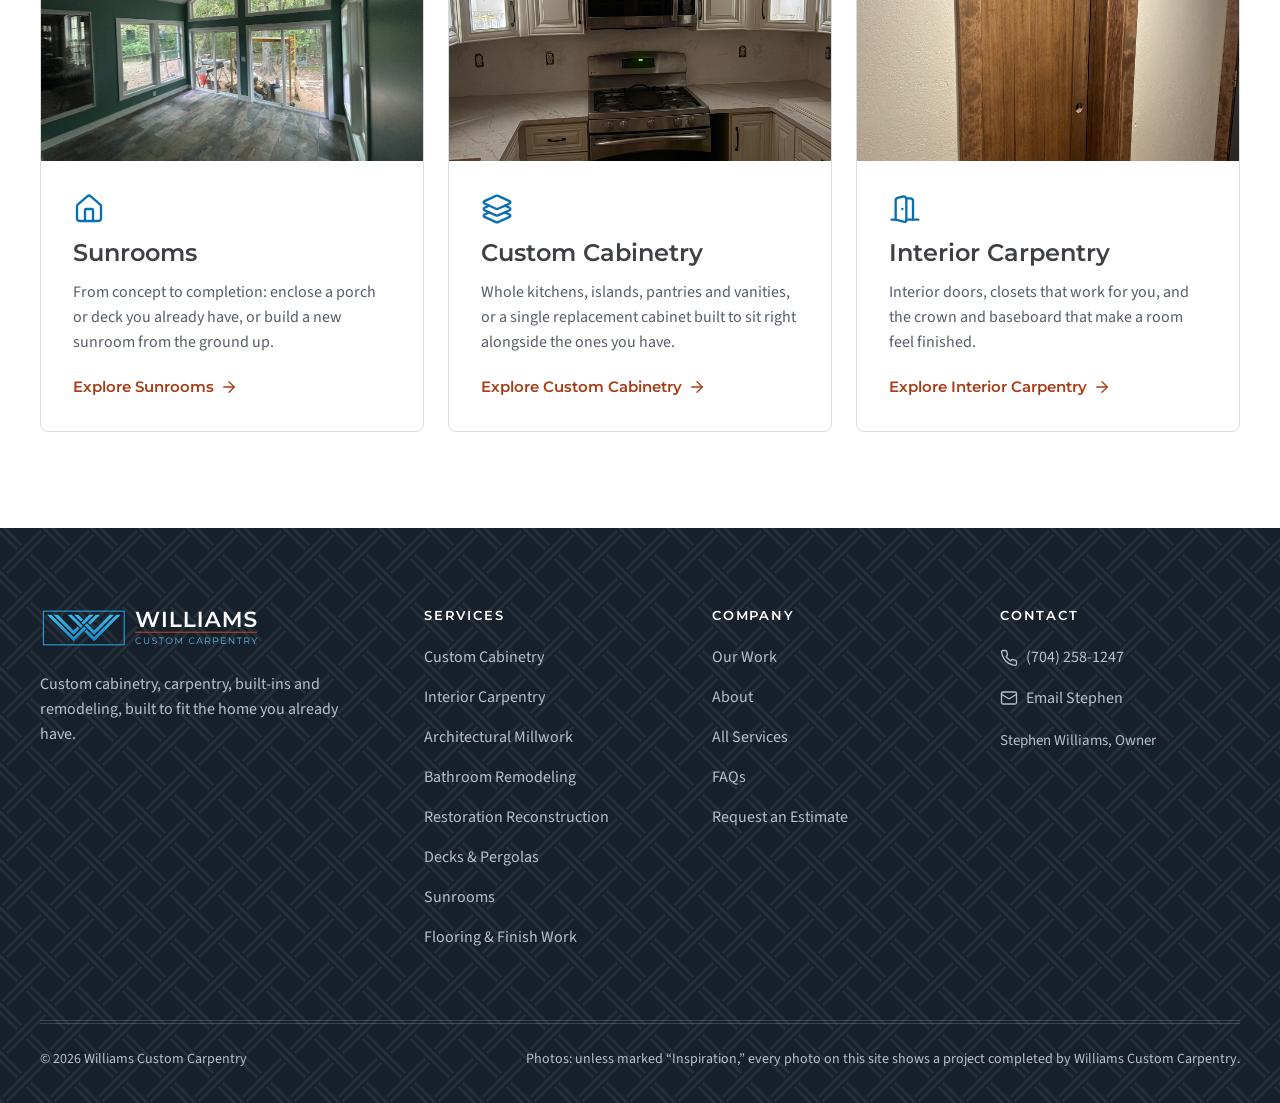
<file: decks-pergolas.html>
<!doctype html>
<html lang="en">
<head>
<meta charset="utf-8">
<meta name="viewport" content="width=device-width, initial-scale=1">
<title>Custom Decks &amp; Pergolas | Williams Custom Carpentry</title>
<meta name="description" content="Custom decks, from ground-level to multi-level with stairs, and pre-manufactured pergolas installed on new or existing decks.">
<link rel="icon" href="site-assets/logos/favicon.ico" sizes="48x48">
<link rel="icon" href="site-assets/logos/wcc-favicon.svg" type="image/svg+xml">
<link rel="apple-touch-icon" href="site-assets/logos/apple-touch-icon.png">
<link rel="stylesheet" href="fonts.css">
<link rel="stylesheet" href="tokens.css">
<link rel="stylesheet" href="components.css">
</head>
<body>
<a class="skip-link" href="#main">Skip to content</a>
<header class="site-header">
  <div class="container site-header__inner">
    <a class="site-header__logo" href="index.html"><img src="site-assets/logos/wcc-logo-horizontal-fullcolor.svg" alt="Williams Custom Carpentry home" width="220" height="36"></a>
    <nav class="site-nav" aria-label="Main"><ul>
      <li class="nav-item--services"><button class="nav-link nav-trigger is-current" type="button" aria-expanded="false" aria-controls="services-menu">Services<svg aria-hidden="true" focusable="false" xmlns="http://www.w3.org/2000/svg" width="24" height="24" viewBox="0 0 24 24" fill="none" stroke="currentColor" stroke-width="1.75" stroke-linecap="round" stroke-linejoin="round" ><path d="m6 9 6 6 6-6" /></svg></button>
        <div class="mega" id="services-menu"><div class="mega__group"><p class="mega__heading">Inside the home</p><ul><li><a href="custom-cabinetry.html"><svg aria-hidden="true" focusable="false" xmlns="http://www.w3.org/2000/svg" width="24" height="24" viewBox="0 0 24 24" fill="none" stroke="currentColor" stroke-width="1.75" stroke-linecap="round" stroke-linejoin="round" ><path d="m12.83 2.18a2 2 0 0 0-1.66 0L2.6 6.08a1 1 0 0 0 0 1.83l8.58 3.91a2 2 0 0 0 1.66 0l8.58-3.9a1 1 0 0 0 0-1.83Z" /><path d="m6.08 9.5-3.5 1.6a1 1 0 0 0 0 1.81l8.6 3.91a2 2 0 0 0 1.65 0l8.58-3.9a1 1 0 0 0 0-1.83l-3.5-1.59" /><path d="m6.08 14.5-3.5 1.6a1 1 0 0 0 0 1.81l8.6 3.91a2 2 0 0 0 1.65 0l8.58-3.9a1 1 0 0 0 0-1.83l-3.5-1.59" /></svg><span>Custom Cabinetry</span></a></li><li><a href="interior-carpentry.html"><svg aria-hidden="true" focusable="false" xmlns="http://www.w3.org/2000/svg" width="24" height="24" viewBox="0 0 24 24" fill="none" stroke="currentColor" stroke-width="1.75" stroke-linecap="round" stroke-linejoin="round" ><path d="M13 4h3a2 2 0 0 1 2 2v14" /><path d="M2 20h3" /><path d="M13 20h9" /><path d="M10 12v.01" /><path d="M13 4.562v16.157a1 1 0 0 1-1.242.97L5 20V5.562a2 2 0 0 1 1.515-1.94l4-1A2 2 0 0 1 13 4.561Z" /></svg><span>Interior Carpentry</span></a></li><li><a href="architectural-millwork.html"><svg aria-hidden="true" focusable="false" xmlns="http://www.w3.org/2000/svg" width="24" height="24" viewBox="0 0 24 24" fill="none" stroke="currentColor" stroke-width="1.75" stroke-linecap="round" stroke-linejoin="round" ><rect width="8" height="18" x="3" y="3" rx="1" /><path d="M7 3v18" /><path d="M20.4 18.9c.2.5-.1 1.1-.6 1.3l-1.9.7c-.5.2-1.1-.1-1.3-.6L11.1 5.1c-.2-.5.1-1.1.6-1.3l1.9-.7c.5-.2 1.1.1 1.3.6Z" /></svg><span>Architectural Millwork</span></a></li><li><a href="bathroom-remodeling.html"><svg aria-hidden="true" focusable="false" xmlns="http://www.w3.org/2000/svg" width="24" height="24" viewBox="0 0 24 24" fill="none" stroke="currentColor" stroke-width="1.75" stroke-linecap="round" stroke-linejoin="round" ><path d="M7 16.3c2.2 0 4-1.83 4-4.05 0-1.16-.57-2.26-1.71-3.19S7.29 6.75 7 5.3c-.29 1.45-1.14 2.84-2.29 3.76S3 11.1 3 12.25c0 2.22 1.8 4.05 4 4.05z" /><path d="M12.56 6.6A10.97 10.97 0 0 0 14 3.02c.5 2.5 2 4.9 4 6.5s3 3.5 3 5.5a6.98 6.98 0 0 1-11.91 4.97" /></svg><span>Bathroom Remodeling</span></a></li><li><a href="flooring-finish-work.html"><svg aria-hidden="true" focusable="false" xmlns="http://www.w3.org/2000/svg" width="24" height="24" viewBox="0 0 24 24" fill="none" stroke="currentColor" stroke-width="1.75" stroke-linecap="round" stroke-linejoin="round" ><rect width="16" height="6" x="2" y="2" rx="2" /><path d="M10 16v-2a2 2 0 0 1 2-2h8a2 2 0 0 0 2-2V7a2 2 0 0 0-2-2h-2" /><rect width="4" height="6" x="8" y="16" rx="1" /></svg><span>Flooring &amp; Finish Work</span></a></li></ul></div><div class="mega__group"><p class="mega__heading">Outdoor and additions</p><ul><li><a href="decks-pergolas.html" aria-current="page"><svg aria-hidden="true" focusable="false" xmlns="http://www.w3.org/2000/svg" width="24" height="24" viewBox="0 0 24 24" fill="none" stroke="currentColor" stroke-width="1.75" stroke-linecap="round" stroke-linejoin="round" ><path d="m15 12-8.373 8.373a1 1 0 1 1-3-3L12 9" /><path d="m18 15 4-4" /><path d="m21.5 11.5-1.914-1.914A2 2 0 0 1 19 8.172V7l-2.26-2.26a6 6 0 0 0-4.202-1.756L9 2.96l.92.82A6.18 6.18 0 0 1 12 8.4V10l2 2h1.172a2 2 0 0 1 1.414.586L18.5 14.5" /></svg><span>Decks &amp; Pergolas</span></a></li><li><a href="sunrooms.html"><svg aria-hidden="true" focusable="false" xmlns="http://www.w3.org/2000/svg" width="24" height="24" viewBox="0 0 24 24" fill="none" stroke="currentColor" stroke-width="1.75" stroke-linecap="round" stroke-linejoin="round" ><path d="M15 21v-8a1 1 0 0 0-1-1h-4a1 1 0 0 0-1 1v8" /><path d="M3 10a2 2 0 0 1 .709-1.528l7-5.999a2 2 0 0 1 2.582 0l7 5.999A2 2 0 0 1 21 10v9a2 2 0 0 1-2 2H5a2 2 0 0 1-2-2z" /></svg><span>Sunrooms</span></a></li></ul></div><div class="mega__group"><p class="mega__heading">Repairs</p><ul><li><a href="restoration-reconstruction.html"><svg aria-hidden="true" focusable="false" xmlns="http://www.w3.org/2000/svg" width="24" height="24" viewBox="0 0 24 24" fill="none" stroke="currentColor" stroke-width="1.75" stroke-linecap="round" stroke-linejoin="round" ><rect width="8" height="4" x="8" y="2" rx="1" ry="1" /><path d="M16 4h2a2 2 0 0 1 2 2v14a2 2 0 0 1-2 2H6a2 2 0 0 1-2-2V6a2 2 0 0 1 2-2h2" /><path d="M12 11h4" /><path d="M12 16h4" /><path d="M8 11h.01" /><path d="M8 16h.01" /></svg><span>Restoration Reconstruction</span></a></li></ul></div><a class="mega__all" href="services.html">View all services<svg aria-hidden="true" focusable="false" xmlns="http://www.w3.org/2000/svg" width="24" height="24" viewBox="0 0 24 24" fill="none" stroke="currentColor" stroke-width="1.75" stroke-linecap="round" stroke-linejoin="round" ><path d="M5 12h14" /><path d="m12 5 7 7-7 7" /></svg></a></div></li>
      <li><a class="nav-link" href="our-work.html">Our Work</a></li><li><a class="nav-link" href="about.html">About</a></li><li><a class="nav-link" href="faqs.html">FAQs</a></li></ul></nav>
    <div class="site-header__actions">
      <a class="site-header__phone" href="tel:+17042581247"><svg aria-hidden="true" focusable="false" xmlns="http://www.w3.org/2000/svg" width="24" height="24" viewBox="0 0 24 24" fill="none" stroke="currentColor" stroke-width="1.75" stroke-linecap="round" stroke-linejoin="round" ><path d="M22 16.92v3a2 2 0 0 1-2.18 2 19.79 19.79 0 0 1-8.63-3.07 19.5 19.5 0 0 1-6-6 19.79 19.79 0 0 1-3.07-8.67A2 2 0 0 1 4.11 2h3a2 2 0 0 1 2 1.72 12.84 12.84 0 0 0 .7 2.81 2 2 0 0 1-.45 2.11L8.09 9.91a16 16 0 0 0 6 6l1.27-1.27a2 2 0 0 1 2.11-.45 12.84 12.84 0 0 0 2.81.7A2 2 0 0 1 22 16.92z" /></svg><span>(704) 258-1247</span></a>
      <a class="btn btn--primary site-header__cta" href="request-an-estimate.html"><span class="label-long">Request an Estimate</span><span class="label-short">Estimate</span></a>
      <button class="menu-button" type="button" aria-expanded="false" aria-controls="mobile-nav" aria-label="Menu"><svg aria-hidden="true" focusable="false" class="icon-open" xmlns="http://www.w3.org/2000/svg" width="24" height="24" viewBox="0 0 24 24" fill="none" stroke="currentColor" stroke-width="1.75" stroke-linecap="round" stroke-linejoin="round" ><line x1="4" x2="20" y1="12" y2="12" /><line x1="4" x2="20" y1="6" y2="6" /><line x1="4" x2="20" y1="18" y2="18" /></svg><svg aria-hidden="true" focusable="false" class="icon-close" xmlns="http://www.w3.org/2000/svg" width="24" height="24" viewBox="0 0 24 24" fill="none" stroke="currentColor" stroke-width="1.75" stroke-linecap="round" stroke-linejoin="round" ><path d="M18 6 6 18" /><path d="m6 6 12 12" /></svg><span class="menu-label">Menu</span></button>
    </div>
  </div>
  <nav class="mobile-nav" id="mobile-nav" aria-label="Main (mobile)">
    <ul><li class="mobile-nav__group"><p class="mobile-nav__heading">Inside the home</p><ul><li><a href="custom-cabinetry.html">Custom Cabinetry<svg aria-hidden="true" focusable="false" xmlns="http://www.w3.org/2000/svg" width="24" height="24" viewBox="0 0 24 24" fill="none" stroke="currentColor" stroke-width="1.75" stroke-linecap="round" stroke-linejoin="round" ><path d="M5 12h14" /><path d="m12 5 7 7-7 7" /></svg></a></li><li><a href="interior-carpentry.html">Interior Carpentry<svg aria-hidden="true" focusable="false" xmlns="http://www.w3.org/2000/svg" width="24" height="24" viewBox="0 0 24 24" fill="none" stroke="currentColor" stroke-width="1.75" stroke-linecap="round" stroke-linejoin="round" ><path d="M5 12h14" /><path d="m12 5 7 7-7 7" /></svg></a></li><li><a href="architectural-millwork.html">Architectural Millwork<svg aria-hidden="true" focusable="false" xmlns="http://www.w3.org/2000/svg" width="24" height="24" viewBox="0 0 24 24" fill="none" stroke="currentColor" stroke-width="1.75" stroke-linecap="round" stroke-linejoin="round" ><path d="M5 12h14" /><path d="m12 5 7 7-7 7" /></svg></a></li><li><a href="bathroom-remodeling.html">Bathroom Remodeling<svg aria-hidden="true" focusable="false" xmlns="http://www.w3.org/2000/svg" width="24" height="24" viewBox="0 0 24 24" fill="none" stroke="currentColor" stroke-width="1.75" stroke-linecap="round" stroke-linejoin="round" ><path d="M5 12h14" /><path d="m12 5 7 7-7 7" /></svg></a></li><li><a href="flooring-finish-work.html">Flooring &amp; Finish Work<svg aria-hidden="true" focusable="false" xmlns="http://www.w3.org/2000/svg" width="24" height="24" viewBox="0 0 24 24" fill="none" stroke="currentColor" stroke-width="1.75" stroke-linecap="round" stroke-linejoin="round" ><path d="M5 12h14" /><path d="m12 5 7 7-7 7" /></svg></a></li></ul></li><li class="mobile-nav__group"><p class="mobile-nav__heading">Outdoor and additions</p><ul><li><a href="decks-pergolas.html" aria-current="page">Decks &amp; Pergolas<svg aria-hidden="true" focusable="false" xmlns="http://www.w3.org/2000/svg" width="24" height="24" viewBox="0 0 24 24" fill="none" stroke="currentColor" stroke-width="1.75" stroke-linecap="round" stroke-linejoin="round" ><path d="M5 12h14" /><path d="m12 5 7 7-7 7" /></svg></a></li><li><a href="sunrooms.html">Sunrooms<svg aria-hidden="true" focusable="false" xmlns="http://www.w3.org/2000/svg" width="24" height="24" viewBox="0 0 24 24" fill="none" stroke="currentColor" stroke-width="1.75" stroke-linecap="round" stroke-linejoin="round" ><path d="M5 12h14" /><path d="m12 5 7 7-7 7" /></svg></a></li></ul></li><li class="mobile-nav__group"><p class="mobile-nav__heading">Repairs</p><ul><li><a href="restoration-reconstruction.html">Restoration Reconstruction<svg aria-hidden="true" focusable="false" xmlns="http://www.w3.org/2000/svg" width="24" height="24" viewBox="0 0 24 24" fill="none" stroke="currentColor" stroke-width="1.75" stroke-linecap="round" stroke-linejoin="round" ><path d="M5 12h14" /><path d="m12 5 7 7-7 7" /></svg></a></li></ul></li><li class="mobile-nav__group"><p class="mobile-nav__heading">Company</p><ul><li><a href="our-work.html">Our Work<svg aria-hidden="true" focusable="false" xmlns="http://www.w3.org/2000/svg" width="24" height="24" viewBox="0 0 24 24" fill="none" stroke="currentColor" stroke-width="1.75" stroke-linecap="round" stroke-linejoin="round" ><path d="M5 12h14" /><path d="m12 5 7 7-7 7" /></svg></a></li><li><a href="about.html">About<svg aria-hidden="true" focusable="false" xmlns="http://www.w3.org/2000/svg" width="24" height="24" viewBox="0 0 24 24" fill="none" stroke="currentColor" stroke-width="1.75" stroke-linecap="round" stroke-linejoin="round" ><path d="M5 12h14" /><path d="m12 5 7 7-7 7" /></svg></a></li><li><a href="faqs.html">FAQs<svg aria-hidden="true" focusable="false" xmlns="http://www.w3.org/2000/svg" width="24" height="24" viewBox="0 0 24 24" fill="none" stroke="currentColor" stroke-width="1.75" stroke-linecap="round" stroke-linejoin="round" ><path d="M5 12h14" /><path d="m12 5 7 7-7 7" /></svg></a></li><li><a href="services.html">All Services<svg aria-hidden="true" focusable="false" xmlns="http://www.w3.org/2000/svg" width="24" height="24" viewBox="0 0 24 24" fill="none" stroke="currentColor" stroke-width="1.75" stroke-linecap="round" stroke-linejoin="round" ><path d="M5 12h14" /><path d="m12 5 7 7-7 7" /></svg></a></li></ul></li></ul>
    <div class="mobile-nav__cta"><a class="btn btn--primary btn--block" href="request-an-estimate.html">Request an Estimate</a>
      <a class="btn btn--secondary btn--block" href="tel:+17042581247"><svg aria-hidden="true" focusable="false" xmlns="http://www.w3.org/2000/svg" width="24" height="24" viewBox="0 0 24 24" fill="none" stroke="currentColor" stroke-width="1.75" stroke-linecap="round" stroke-linejoin="round" ><path d="M22 16.92v3a2 2 0 0 1-2.18 2 19.79 19.79 0 0 1-8.63-3.07 19.5 19.5 0 0 1-6-6 19.79 19.79 0 0 1-3.07-8.67A2 2 0 0 1 4.11 2h3a2 2 0 0 1 2 1.72 12.84 12.84 0 0 0 .7 2.81 2 2 0 0 1-.45 2.11L8.09 9.91a16 16 0 0 0 6 6l1.27-1.27a2 2 0 0 1 2.11-.45 12.84 12.84 0 0 0 2.81.7A2 2 0 0 1 22 16.92z" /></svg>Call (704) 258-1247</a></div>
  </nav>
</header>
<main id="main">
<section class="page-header">
  <div class="container">
    <nav class="breadcrumbs" aria-label="Breadcrumb"><ol><li><a href="index.html">Home</a></li><li><a href="services.html">Services</a></li><li><span aria-current="page">Decks &amp; Pergolas</span></li></ol></nav>
    <div class="page-header__grid">
      <div><span class="wcc-eyebrow">Services</span><h1>Custom Decks and Pergolas</h1><span class="wcc-accent-rule"></span><p class="wcc-lead">A well-built deck turns the backyard into another room of the house. We build custom decks and install pre-manufactured pergolas for shade.</p></div>
      <div><figure class="media"><div class="media__frame media__frame--4x3"><img src="img/p-deck-pergola.jpg" alt="Gray composite deck with a louvered pergola and curtains" width="1500" height="2000" loading="eager" style="object-position: 50% 60%"></div><figcaption class="media__caption">Deck with pergola</figcaption></figure></div>
    </div>
  </div>
</section>
<div class="container" style="margin-top:-24px;margin-bottom:24px"></div>
<section class="section section--subtle" aria-labelledby="deck-title">
  <div class="container feature">
    <div class="prose"><h2 id="deck-title">Outdoor Space That Fits the House</h2><span class="wcc-accent-rule"></span>
      <p class="wcc-body">Recent decks range from simple ground-level platforms to long decks that run the length of the house and multi-level decks with stairs down to the yard. Each one is laid out around the house, the slope of the yard and how you plan to use it.</p>
      <p class="wcc-body">A pergola can go on a new deck or an existing one, giving you a shaded spot for a table or seating.</p></div>
    <div class="group-card"><h3 class="wcc-h3">Deck and Pergola Work</h3>
      <ul class="square-list"><li>Custom deck layout and construction</li><li>Ground-level and multi-level decks</li><li>Stairs and landings</li><li>Railings and trim</li><li>Pre-manufactured pergola installation</li></ul></div>
  </div>
</section>
<section class="section" aria-labelledby="gal-title">
  <div class="container">
    <div class="section-heading"><span class="wcc-eyebrow">Our work</span><h2 id="gal-title">Recent Decks and Pergolas</h2><span class="wcc-accent-rule"></span><p>A few recent jobs, all completed by Williams Custom Carpentry.</p></div>
    <div class="gallery"><figure class="media"><div class="media__frame media__frame--4x3"><img src="img/p-deck-night.jpg" alt="Two-level deck with stairs and string lights at night" width="2000" height="1126" loading="lazy" style="object-position: 50% 50%"></div><figcaption class="media__caption">Two-level deck with stairs</figcaption></figure><figure class="media"><div class="media__frame media__frame--4x3"><img src="img/p-deck-pergola-2.jpg" alt="Ground-level deck with a louvered pergola surrounded by trees" width="1500" height="2000" loading="lazy" style="object-position: 50% 60%"></div><figcaption class="media__caption">Ground-level deck and pergola</figcaption></figure><figure class="media"><div class="media__frame media__frame--4x3"><img src="img/p-deck-long.jpg" alt="Long gray deck along the back of a house with a pergola at the end" width="1500" height="2000" loading="lazy" style="object-position: 50% 65%"></div><figcaption class="media__caption">Deck along the back of the house</figcaption></figure></div>
  </div>
</section>
<section class="section section--subtle" aria-labelledby="faq-title">
  <div class="container"><div class="section-heading"><h2 id="faq-title">Common Questions</h2><span class="wcc-accent-rule"></span></div><div class="faq"><details open><summary>Do you build decks and install pergolas?<svg aria-hidden="true" focusable="false" xmlns="http://www.w3.org/2000/svg" width="24" height="24" viewBox="0 0 24 24" fill="none" stroke="currentColor" stroke-width="1.75" stroke-linecap="round" stroke-linejoin="round" ><path d="m6 9 6 6 6-6" /></svg></summary><div class="faq__answer"><p>Yes. We build custom decks, from ground-level to multi-level with stairs, and install pre-manufactured pergolas on new or existing decks. We’ll go over materials and any permits at the start.</p></div></details><details><summary>Do you provide written estimates?<svg aria-hidden="true" focusable="false" xmlns="http://www.w3.org/2000/svg" width="24" height="24" viewBox="0 0 24 24" fill="none" stroke="currentColor" stroke-width="1.75" stroke-linecap="round" stroke-linejoin="round" ><path d="m6 9 6 6 6-6" /></svg></summary><div class="faq__answer"><p>Yes. Your estimate is written out with the materials, quantities, labor and finish work for the project, so you can see what’s included before anything starts.</p></div></details><details><summary>Can you handle several parts of one renovation?<svg aria-hidden="true" focusable="false" xmlns="http://www.w3.org/2000/svg" width="24" height="24" viewBox="0 0 24 24" fill="none" stroke="currentColor" stroke-width="1.75" stroke-linecap="round" stroke-linejoin="round" ><path d="m6 9 6 6 6-6" /></svg></summary><div class="faq__answer"><p>Yes. Most projects span several kinds of work, like cabinets with flooring, trim, countertops, fixtures and paint, so we plan them as one job and do the work in the right order. If part of the job needs another trade, we’ll tell you up front.</p></div></details></div>
  <p style="margin-top:24px"><a class="text-link" href="faqs.html">See all FAQs<svg aria-hidden="true" focusable="false" xmlns="http://www.w3.org/2000/svg" width="24" height="24" viewBox="0 0 24 24" fill="none" stroke="currentColor" stroke-width="1.75" stroke-linecap="round" stroke-linejoin="round" ><path d="M5 12h14" /><path d="m12 5 7 7-7 7" /></svg></a></p></div>
</section>
<section class="cta-band has-photo-bg" data-surface="dark" aria-labelledby="cta-title"><img class="photo-bg" src="img/p-deck-night.jpg" alt="" aria-hidden="true" loading="lazy" style="object-position: 50% 50%"><span class="photo-scrim" aria-hidden="true"></span>
  <div class="container cta-band__inner">
    <div><h2 id="cta-title">Plan a Deck or Pergola</h2><p class="wcc-body">Send photos of the back of the house and yard, the rough size you have in mind, and whether you’d like a pergola.</p></div>
    <div class="btn-row"><a class="btn btn--primary" href="request-an-estimate.html">Request an Estimate</a><a class="btn btn--outline-light" href="services.html">View All Services</a></div>
  </div>
</section>
<section class="section" aria-labelledby="rel-title">
  <div class="container">
    <div class="section-heading"><span class="wcc-eyebrow">Related services</span><h2 id="rel-title">Often Part of the Same Project</h2><span class="wcc-accent-rule"></span></div>
    <div class="grid grid--3"><article class="service-card">
  <div class="service-card__media"><img src="img/p-sunroom-gable.jpg" alt="" width="2000" height="1500" loading="lazy" style="object-position: 50% 50%"></div>
  <div class="service-card__body">
    <svg aria-hidden="true" focusable="false" class="service-card__icon" xmlns="http://www.w3.org/2000/svg" width="24" height="24" viewBox="0 0 24 24" fill="none" stroke="currentColor" stroke-width="1.75" stroke-linecap="round" stroke-linejoin="round" ><path d="M15 21v-8a1 1 0 0 0-1-1h-4a1 1 0 0 0-1 1v8" /><path d="M3 10a2 2 0 0 1 .709-1.528l7-5.999a2 2 0 0 1 2.582 0l7 5.999A2 2 0 0 1 21 10v9a2 2 0 0 1-2 2H5a2 2 0 0 1-2-2z" /></svg>
    <h3 class="wcc-h3 service-card__title"><a href="sunrooms.html">Sunrooms</a></h3>
    <p class="wcc-body-sm">From concept to completion: enclose a porch or deck you already have, or build a new sunroom from the ground up.</p>
    <span class="text-link" aria-hidden="true">Explore Sunrooms<svg aria-hidden="true" focusable="false" xmlns="http://www.w3.org/2000/svg" width="24" height="24" viewBox="0 0 24 24" fill="none" stroke="currentColor" stroke-width="1.75" stroke-linecap="round" stroke-linejoin="round" ><path d="M5 12h14" /><path d="m12 5 7 7-7 7" /></svg></span>
  </div>
</article><article class="service-card">
  <div class="service-card__media"><img src="img/p-raised-panel-kitchen.jpg" alt="" width="1500" height="2000" loading="lazy" style="object-position: 50% 45%"></div>
  <div class="service-card__body">
    <svg aria-hidden="true" focusable="false" class="service-card__icon" xmlns="http://www.w3.org/2000/svg" width="24" height="24" viewBox="0 0 24 24" fill="none" stroke="currentColor" stroke-width="1.75" stroke-linecap="round" stroke-linejoin="round" ><path d="m12.83 2.18a2 2 0 0 0-1.66 0L2.6 6.08a1 1 0 0 0 0 1.83l8.58 3.91a2 2 0 0 0 1.66 0l8.58-3.9a1 1 0 0 0 0-1.83Z" /><path d="m6.08 9.5-3.5 1.6a1 1 0 0 0 0 1.81l8.6 3.91a2 2 0 0 0 1.65 0l8.58-3.9a1 1 0 0 0 0-1.83l-3.5-1.59" /><path d="m6.08 14.5-3.5 1.6a1 1 0 0 0 0 1.81l8.6 3.91a2 2 0 0 0 1.65 0l8.58-3.9a1 1 0 0 0 0-1.83l-3.5-1.59" /></svg>
    <h3 class="wcc-h3 service-card__title"><a href="custom-cabinetry.html">Custom Cabinetry</a></h3>
    <p class="wcc-body-sm">Whole kitchens, islands, pantries and vanities, or a single replacement cabinet built to sit right alongside the ones you have.</p>
    <span class="text-link" aria-hidden="true">Explore Custom Cabinetry<svg aria-hidden="true" focusable="false" xmlns="http://www.w3.org/2000/svg" width="24" height="24" viewBox="0 0 24 24" fill="none" stroke="currentColor" stroke-width="1.75" stroke-linecap="round" stroke-linejoin="round" ><path d="M5 12h14" /><path d="m12 5 7 7-7 7" /></svg></span>
  </div>
</article><article class="service-card">
  <div class="service-card__media"><img src="img/p-door-casing.jpg" alt="" width="1500" height="2000" loading="lazy" style="object-position: 50% 45%"></div>
  <div class="service-card__body">
    <svg aria-hidden="true" focusable="false" class="service-card__icon" xmlns="http://www.w3.org/2000/svg" width="24" height="24" viewBox="0 0 24 24" fill="none" stroke="currentColor" stroke-width="1.75" stroke-linecap="round" stroke-linejoin="round" ><path d="M13 4h3a2 2 0 0 1 2 2v14" /><path d="M2 20h3" /><path d="M13 20h9" /><path d="M10 12v.01" /><path d="M13 4.562v16.157a1 1 0 0 1-1.242.97L5 20V5.562a2 2 0 0 1 1.515-1.94l4-1A2 2 0 0 1 13 4.561Z" /></svg>
    <h3 class="wcc-h3 service-card__title"><a href="interior-carpentry.html">Interior Carpentry</a></h3>
    <p class="wcc-body-sm">Interior doors, closets that work for you, and the crown and baseboard that make a room feel finished.</p>
    <span class="text-link" aria-hidden="true">Explore Interior Carpentry<svg aria-hidden="true" focusable="false" xmlns="http://www.w3.org/2000/svg" width="24" height="24" viewBox="0 0 24 24" fill="none" stroke="currentColor" stroke-width="1.75" stroke-linecap="round" stroke-linejoin="round" ><path d="M5 12h14" /><path d="m12 5 7 7-7 7" /></svg></span>
  </div>
</article></div>
  </div>
</section>
</main>
<footer class="site-footer" data-surface="dark">
  <div class="container">
    <div class="site-footer__grid">
      <div class="site-footer__brand">
        <img src="site-assets/logos/wcc-logo-horizontal-reversed.svg" alt="Williams Custom Carpentry" width="220" height="36">
        <p>Custom cabinetry, carpentry, built-ins and remodeling, built to fit the home you already have.</p>
      </div>
      <div><h2>Services</h2><ul><li><a href="custom-cabinetry.html">Custom Cabinetry</a></li><li><a href="interior-carpentry.html">Interior Carpentry</a></li><li><a href="architectural-millwork.html">Architectural Millwork</a></li><li><a href="bathroom-remodeling.html">Bathroom Remodeling</a></li><li><a href="restoration-reconstruction.html">Restoration Reconstruction</a></li><li><a href="decks-pergolas.html">Decks &amp; Pergolas</a></li><li><a href="sunrooms.html">Sunrooms</a></li><li><a href="flooring-finish-work.html">Flooring &amp; Finish Work</a></li></ul></div>
      <div><h2>Company</h2><ul>
        <li><a href="our-work.html">Our Work</a></li><li><a href="about.html">About</a></li><li><a href="services.html">All Services</a></li>
        <li><a href="faqs.html">FAQs</a></li><li><a href="request-an-estimate.html">Request an Estimate</a></li></ul></div>
      <div><h2>Contact</h2><ul>
        <li><a href="tel:+17042581247"><svg aria-hidden="true" focusable="false" xmlns="http://www.w3.org/2000/svg" width="24" height="24" viewBox="0 0 24 24" fill="none" stroke="currentColor" stroke-width="1.75" stroke-linecap="round" stroke-linejoin="round" ><path d="M22 16.92v3a2 2 0 0 1-2.18 2 19.79 19.79 0 0 1-8.63-3.07 19.5 19.5 0 0 1-6-6 19.79 19.79 0 0 1-3.07-8.67A2 2 0 0 1 4.11 2h3a2 2 0 0 1 2 1.72 12.84 12.84 0 0 0 .7 2.81 2 2 0 0 1-.45 2.11L8.09 9.91a16 16 0 0 0 6 6l1.27-1.27a2 2 0 0 1 2.11-.45 12.84 12.84 0 0 0 2.81.7A2 2 0 0 1 22 16.92z" /></svg>(704) 258-1247</a></li>
        <li><a href="mailto:stephen@williamscustomcarpentry.com"><svg aria-hidden="true" focusable="false" xmlns="http://www.w3.org/2000/svg" width="24" height="24" viewBox="0 0 24 24" fill="none" stroke="currentColor" stroke-width="1.75" stroke-linecap="round" stroke-linejoin="round" ><rect width="20" height="16" x="2" y="4" rx="2" /><path d="m22 7-8.97 5.7a1.94 1.94 0 0 1-2.06 0L2 7" /></svg>Email Stephen</a></li></ul>
        <p style="margin-top:12px;font-size:15px">Stephen Williams, Owner</p></div>
    </div>
    <div class="site-footer__divider" aria-hidden="true"></div>
    <div class="site-footer__legal"><span>© 2026 Williams Custom Carpentry</span><span>Photos: unless marked “Inspiration,” every photo on this site shows a project completed by Williams Custom Carpentry.</span></div>
  </div>
</footer>
<script>
(function () {
  var b = document.querySelector('.menu-button'), m = document.getElementById('mobile-nav');
  if (b && m) {
    var label = b.querySelector('.menu-label');
    var set = function (open) { b.setAttribute('aria-expanded', String(open)); m.classList.toggle('is-open', open); label.textContent = open ? 'Close' : 'Menu'; b.setAttribute('aria-label', open ? 'Close menu' : 'Menu'); };
    b.addEventListener('click', function () { set(b.getAttribute('aria-expanded') !== 'true'); });
    document.addEventListener('keydown', function (e) { if (e.key === 'Escape' && b.getAttribute('aria-expanded') === 'true') { set(false); b.focus(); } });
    if (location.search.indexOf('menu=open') > -1) set(true);
  }
  var t = document.querySelector('.nav-trigger'), mega = document.getElementById('services-menu');
  if (t && mega) {
    var setM = function (open) { t.setAttribute('aria-expanded', String(open)); mega.classList.toggle('is-open', open); };
    t.addEventListener('click', function (e) { e.stopPropagation(); setM(t.getAttribute('aria-expanded') !== 'true'); });
    document.addEventListener('click', function (e) { if (!mega.contains(e.target)) setM(false); });
    document.addEventListener('keydown', function (e) { if (e.key === 'Escape' && t.getAttribute('aria-expanded') === 'true') { setM(false); t.focus(); } });
    mega.addEventListener('focusout', function (e) { if (!mega.contains(e.relatedTarget) && e.relatedTarget !== t) setM(false); });
    if (location.search.indexOf('services=open') > -1) setM(true);
  }
  var chips = document.querySelectorAll('[data-filter]');
  chips.forEach(function (c) {
    c.addEventListener('click', function () {
      var f = c.getAttribute('data-filter');
      chips.forEach(function (x) { x.setAttribute('aria-pressed', String(x === c)); });
      document.querySelectorAll('[data-cat]').forEach(function (it) { it.hidden = !(f === 'all' || it.getAttribute('data-cat') === f); });
      var n = document.querySelectorAll('[data-cat]:not([hidden])').length, s = document.getElementById('filter-status');
      if (s) s.textContent = n + (n === 1 ? ' project photo' : ' project photos') + ' shown';
    });
  });
  function fitRules() {
    document.querySelectorAll('.wcc-accent-rule').forEach(function (r) {
      var h = r.previousElementSibling;
      if (!h || !/^H[1-6]$/.test(h.tagName)) return;
      var rg = document.createRange(); rg.selectNodeContents(h);
      var L = Infinity, R = -Infinity;
      Array.prototype.forEach.call(rg.getClientRects(), function (q) { if (q.width) { L = Math.min(L, q.left); R = Math.max(R, q.right); } });
      if (R > L) r.style.width = Math.ceil(R - L) + 'px';
    });
  }
  fitRules();
  if (document.fonts && document.fonts.ready) document.fonts.ready.then(fitRules);
  var rq; window.addEventListener('resize', function () { cancelAnimationFrame(rq); rq = requestAnimationFrame(fitRules); });
  document.querySelectorAll('.upload').forEach(function (u) {
    ['dragenter', 'dragover'].forEach(function (t) { u.addEventListener(t, function () { u.classList.add('is-dragover'); }); });
    ['dragleave', 'drop'].forEach(function (t) { u.addEventListener(t, function () { u.classList.remove('is-dragover'); }); });
  });
})();
</script>
</body>
</html>
</file>
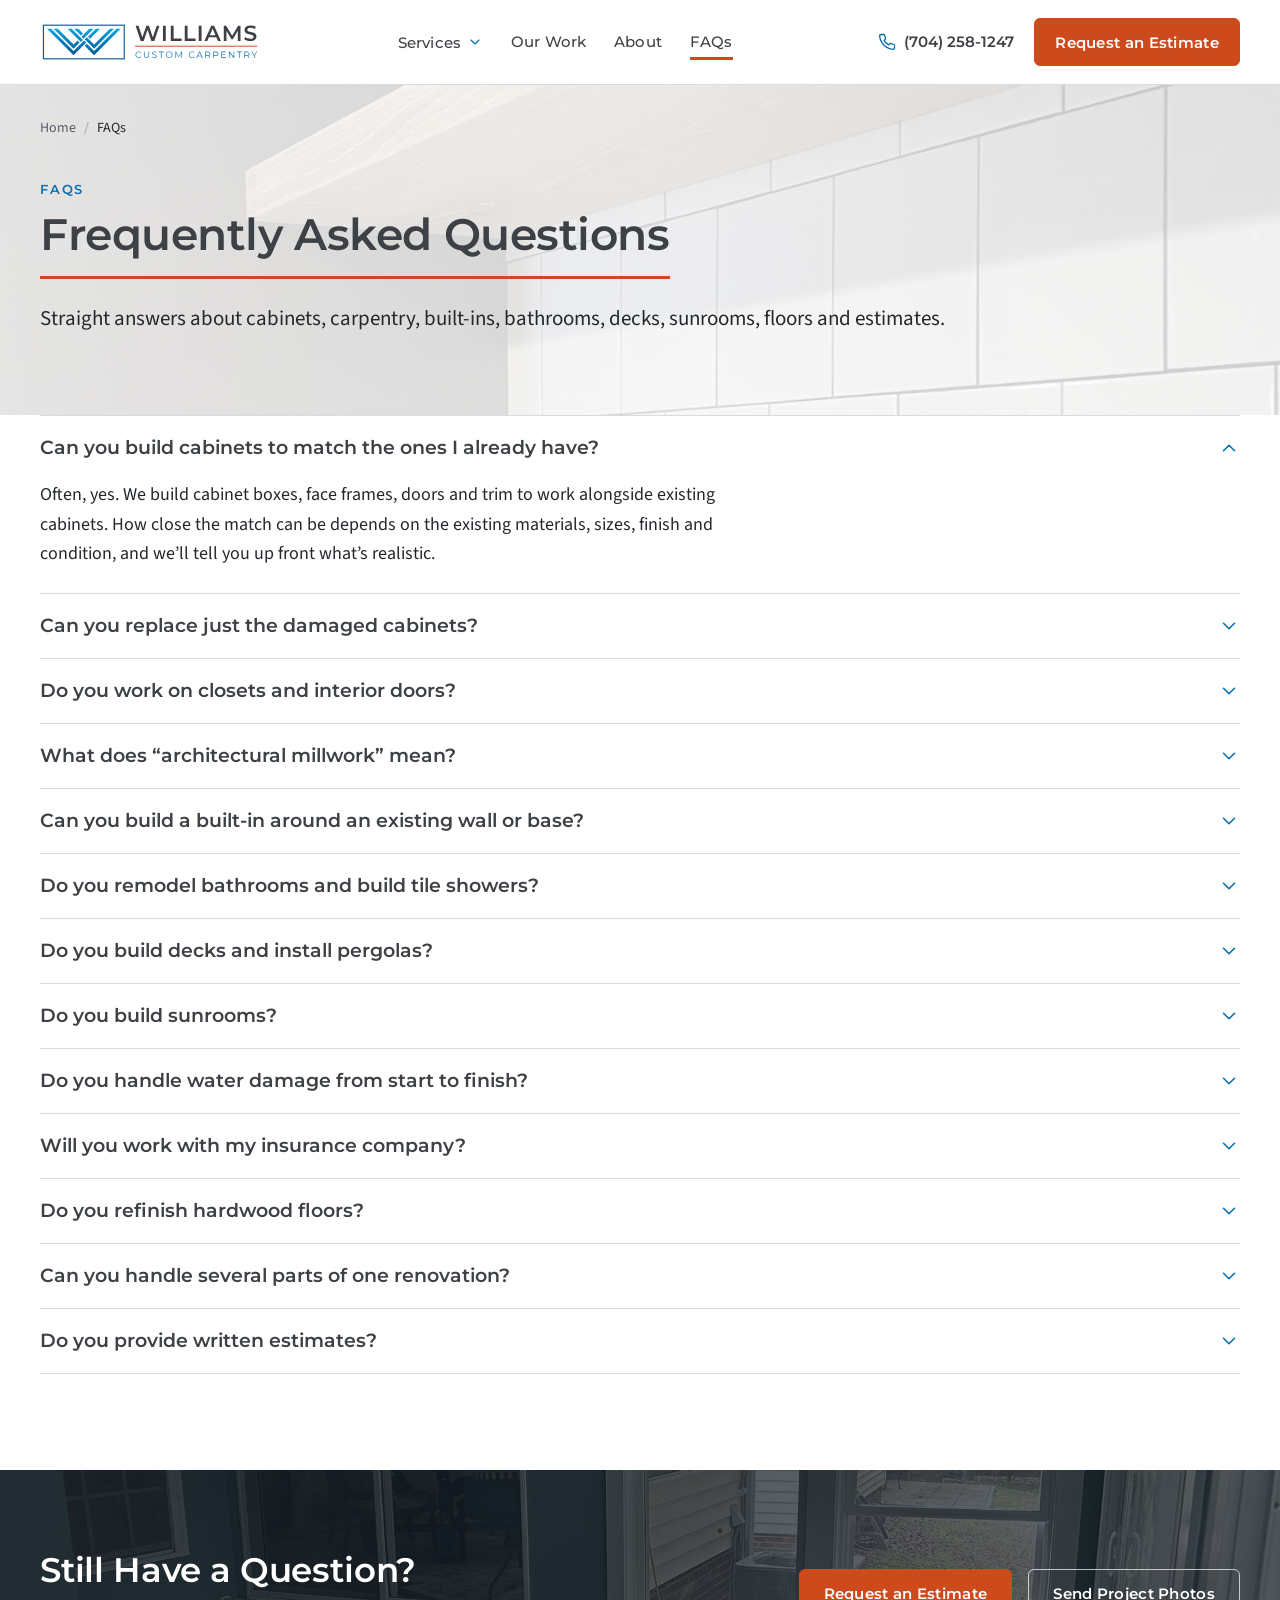
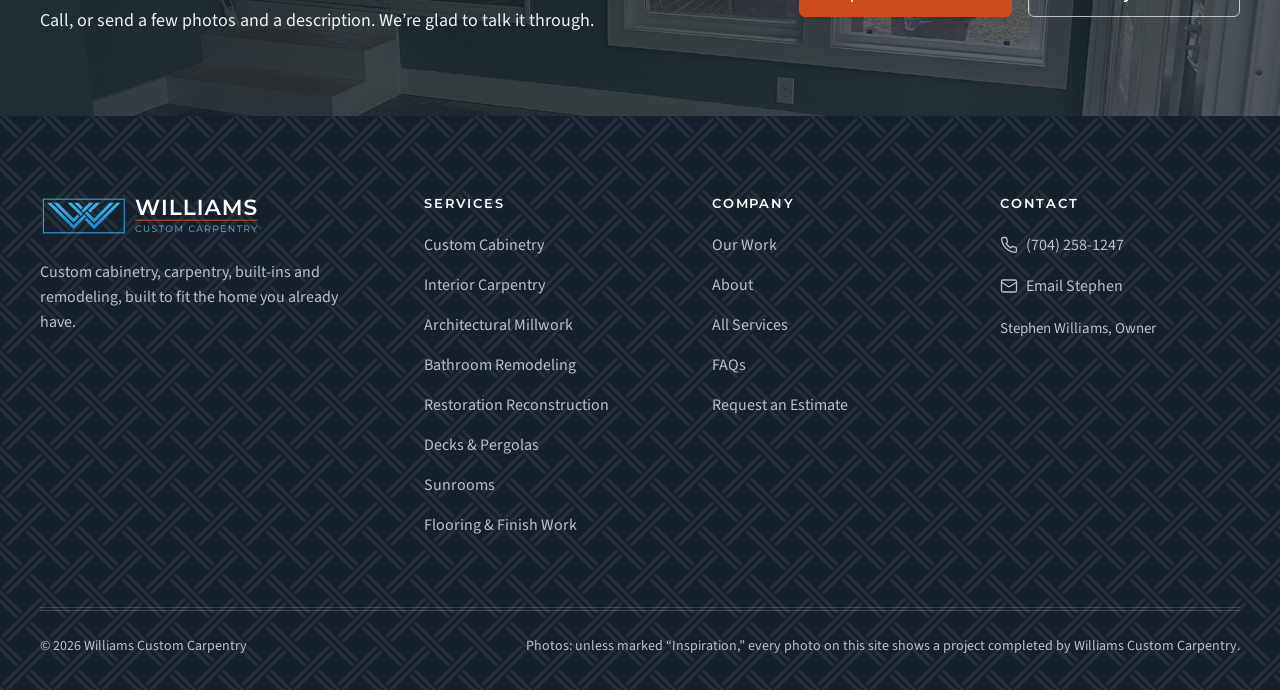
<file: faqs.html>
<!doctype html>
<html lang="en">
<head>
<meta charset="utf-8">
<meta name="viewport" content="width=device-width, initial-scale=1">
<title>FAQs | Williams Custom Carpentry</title>
<meta name="description" content="Answers about custom cabinets, built-ins, trim, bathroom remodels, decks, sunrooms, floors, water-damage rebuilds and written estimates.">
<link rel="icon" href="site-assets/logos/favicon.ico" sizes="48x48">
<link rel="icon" href="site-assets/logos/wcc-favicon.svg" type="image/svg+xml">
<link rel="apple-touch-icon" href="site-assets/logos/apple-touch-icon.png">
<link rel="stylesheet" href="fonts.css">
<link rel="stylesheet" href="tokens.css">
<link rel="stylesheet" href="components.css">
</head>
<body>
<a class="skip-link" href="#main">Skip to content</a>
<header class="site-header">
  <div class="container site-header__inner">
    <a class="site-header__logo" href="index.html"><img src="site-assets/logos/wcc-logo-horizontal-fullcolor.svg" alt="Williams Custom Carpentry home" width="220" height="36"></a>
    <nav class="site-nav" aria-label="Main"><ul>
      <li class="nav-item--services"><button class="nav-link nav-trigger" type="button" aria-expanded="false" aria-controls="services-menu">Services<svg aria-hidden="true" focusable="false" xmlns="http://www.w3.org/2000/svg" width="24" height="24" viewBox="0 0 24 24" fill="none" stroke="currentColor" stroke-width="1.75" stroke-linecap="round" stroke-linejoin="round" ><path d="m6 9 6 6 6-6" /></svg></button>
        <div class="mega" id="services-menu"><div class="mega__group"><p class="mega__heading">Inside the home</p><ul><li><a href="custom-cabinetry.html"><svg aria-hidden="true" focusable="false" xmlns="http://www.w3.org/2000/svg" width="24" height="24" viewBox="0 0 24 24" fill="none" stroke="currentColor" stroke-width="1.75" stroke-linecap="round" stroke-linejoin="round" ><path d="m12.83 2.18a2 2 0 0 0-1.66 0L2.6 6.08a1 1 0 0 0 0 1.83l8.58 3.91a2 2 0 0 0 1.66 0l8.58-3.9a1 1 0 0 0 0-1.83Z" /><path d="m6.08 9.5-3.5 1.6a1 1 0 0 0 0 1.81l8.6 3.91a2 2 0 0 0 1.65 0l8.58-3.9a1 1 0 0 0 0-1.83l-3.5-1.59" /><path d="m6.08 14.5-3.5 1.6a1 1 0 0 0 0 1.81l8.6 3.91a2 2 0 0 0 1.65 0l8.58-3.9a1 1 0 0 0 0-1.83l-3.5-1.59" /></svg><span>Custom Cabinetry</span></a></li><li><a href="interior-carpentry.html"><svg aria-hidden="true" focusable="false" xmlns="http://www.w3.org/2000/svg" width="24" height="24" viewBox="0 0 24 24" fill="none" stroke="currentColor" stroke-width="1.75" stroke-linecap="round" stroke-linejoin="round" ><path d="M13 4h3a2 2 0 0 1 2 2v14" /><path d="M2 20h3" /><path d="M13 20h9" /><path d="M10 12v.01" /><path d="M13 4.562v16.157a1 1 0 0 1-1.242.97L5 20V5.562a2 2 0 0 1 1.515-1.94l4-1A2 2 0 0 1 13 4.561Z" /></svg><span>Interior Carpentry</span></a></li><li><a href="architectural-millwork.html"><svg aria-hidden="true" focusable="false" xmlns="http://www.w3.org/2000/svg" width="24" height="24" viewBox="0 0 24 24" fill="none" stroke="currentColor" stroke-width="1.75" stroke-linecap="round" stroke-linejoin="round" ><rect width="8" height="18" x="3" y="3" rx="1" /><path d="M7 3v18" /><path d="M20.4 18.9c.2.5-.1 1.1-.6 1.3l-1.9.7c-.5.2-1.1-.1-1.3-.6L11.1 5.1c-.2-.5.1-1.1.6-1.3l1.9-.7c.5-.2 1.1.1 1.3.6Z" /></svg><span>Architectural Millwork</span></a></li><li><a href="bathroom-remodeling.html"><svg aria-hidden="true" focusable="false" xmlns="http://www.w3.org/2000/svg" width="24" height="24" viewBox="0 0 24 24" fill="none" stroke="currentColor" stroke-width="1.75" stroke-linecap="round" stroke-linejoin="round" ><path d="M7 16.3c2.2 0 4-1.83 4-4.05 0-1.16-.57-2.26-1.71-3.19S7.29 6.75 7 5.3c-.29 1.45-1.14 2.84-2.29 3.76S3 11.1 3 12.25c0 2.22 1.8 4.05 4 4.05z" /><path d="M12.56 6.6A10.97 10.97 0 0 0 14 3.02c.5 2.5 2 4.9 4 6.5s3 3.5 3 5.5a6.98 6.98 0 0 1-11.91 4.97" /></svg><span>Bathroom Remodeling</span></a></li><li><a href="flooring-finish-work.html"><svg aria-hidden="true" focusable="false" xmlns="http://www.w3.org/2000/svg" width="24" height="24" viewBox="0 0 24 24" fill="none" stroke="currentColor" stroke-width="1.75" stroke-linecap="round" stroke-linejoin="round" ><rect width="16" height="6" x="2" y="2" rx="2" /><path d="M10 16v-2a2 2 0 0 1 2-2h8a2 2 0 0 0 2-2V7a2 2 0 0 0-2-2h-2" /><rect width="4" height="6" x="8" y="16" rx="1" /></svg><span>Flooring &amp; Finish Work</span></a></li></ul></div><div class="mega__group"><p class="mega__heading">Outdoor and additions</p><ul><li><a href="decks-pergolas.html"><svg aria-hidden="true" focusable="false" xmlns="http://www.w3.org/2000/svg" width="24" height="24" viewBox="0 0 24 24" fill="none" stroke="currentColor" stroke-width="1.75" stroke-linecap="round" stroke-linejoin="round" ><path d="m15 12-8.373 8.373a1 1 0 1 1-3-3L12 9" /><path d="m18 15 4-4" /><path d="m21.5 11.5-1.914-1.914A2 2 0 0 1 19 8.172V7l-2.26-2.26a6 6 0 0 0-4.202-1.756L9 2.96l.92.82A6.18 6.18 0 0 1 12 8.4V10l2 2h1.172a2 2 0 0 1 1.414.586L18.5 14.5" /></svg><span>Decks &amp; Pergolas</span></a></li><li><a href="sunrooms.html"><svg aria-hidden="true" focusable="false" xmlns="http://www.w3.org/2000/svg" width="24" height="24" viewBox="0 0 24 24" fill="none" stroke="currentColor" stroke-width="1.75" stroke-linecap="round" stroke-linejoin="round" ><path d="M15 21v-8a1 1 0 0 0-1-1h-4a1 1 0 0 0-1 1v8" /><path d="M3 10a2 2 0 0 1 .709-1.528l7-5.999a2 2 0 0 1 2.582 0l7 5.999A2 2 0 0 1 21 10v9a2 2 0 0 1-2 2H5a2 2 0 0 1-2-2z" /></svg><span>Sunrooms</span></a></li></ul></div><div class="mega__group"><p class="mega__heading">Repairs</p><ul><li><a href="restoration-reconstruction.html"><svg aria-hidden="true" focusable="false" xmlns="http://www.w3.org/2000/svg" width="24" height="24" viewBox="0 0 24 24" fill="none" stroke="currentColor" stroke-width="1.75" stroke-linecap="round" stroke-linejoin="round" ><rect width="8" height="4" x="8" y="2" rx="1" ry="1" /><path d="M16 4h2a2 2 0 0 1 2 2v14a2 2 0 0 1-2 2H6a2 2 0 0 1-2-2V6a2 2 0 0 1 2-2h2" /><path d="M12 11h4" /><path d="M12 16h4" /><path d="M8 11h.01" /><path d="M8 16h.01" /></svg><span>Restoration Reconstruction</span></a></li></ul></div><a class="mega__all" href="services.html">View all services<svg aria-hidden="true" focusable="false" xmlns="http://www.w3.org/2000/svg" width="24" height="24" viewBox="0 0 24 24" fill="none" stroke="currentColor" stroke-width="1.75" stroke-linecap="round" stroke-linejoin="round" ><path d="M5 12h14" /><path d="m12 5 7 7-7 7" /></svg></a></div></li>
      <li><a class="nav-link" href="our-work.html">Our Work</a></li><li><a class="nav-link" href="about.html">About</a></li><li><a class="nav-link" href="faqs.html" aria-current="page">FAQs</a></li></ul></nav>
    <div class="site-header__actions">
      <a class="site-header__phone" href="tel:+17042581247"><svg aria-hidden="true" focusable="false" xmlns="http://www.w3.org/2000/svg" width="24" height="24" viewBox="0 0 24 24" fill="none" stroke="currentColor" stroke-width="1.75" stroke-linecap="round" stroke-linejoin="round" ><path d="M22 16.92v3a2 2 0 0 1-2.18 2 19.79 19.79 0 0 1-8.63-3.07 19.5 19.5 0 0 1-6-6 19.79 19.79 0 0 1-3.07-8.67A2 2 0 0 1 4.11 2h3a2 2 0 0 1 2 1.72 12.84 12.84 0 0 0 .7 2.81 2 2 0 0 1-.45 2.11L8.09 9.91a16 16 0 0 0 6 6l1.27-1.27a2 2 0 0 1 2.11-.45 12.84 12.84 0 0 0 2.81.7A2 2 0 0 1 22 16.92z" /></svg><span>(704) 258-1247</span></a>
      <a class="btn btn--primary site-header__cta" href="request-an-estimate.html"><span class="label-long">Request an Estimate</span><span class="label-short">Estimate</span></a>
      <button class="menu-button" type="button" aria-expanded="false" aria-controls="mobile-nav" aria-label="Menu"><svg aria-hidden="true" focusable="false" class="icon-open" xmlns="http://www.w3.org/2000/svg" width="24" height="24" viewBox="0 0 24 24" fill="none" stroke="currentColor" stroke-width="1.75" stroke-linecap="round" stroke-linejoin="round" ><line x1="4" x2="20" y1="12" y2="12" /><line x1="4" x2="20" y1="6" y2="6" /><line x1="4" x2="20" y1="18" y2="18" /></svg><svg aria-hidden="true" focusable="false" class="icon-close" xmlns="http://www.w3.org/2000/svg" width="24" height="24" viewBox="0 0 24 24" fill="none" stroke="currentColor" stroke-width="1.75" stroke-linecap="round" stroke-linejoin="round" ><path d="M18 6 6 18" /><path d="m6 6 12 12" /></svg><span class="menu-label">Menu</span></button>
    </div>
  </div>
  <nav class="mobile-nav" id="mobile-nav" aria-label="Main (mobile)">
    <ul><li class="mobile-nav__group"><p class="mobile-nav__heading">Inside the home</p><ul><li><a href="custom-cabinetry.html">Custom Cabinetry<svg aria-hidden="true" focusable="false" xmlns="http://www.w3.org/2000/svg" width="24" height="24" viewBox="0 0 24 24" fill="none" stroke="currentColor" stroke-width="1.75" stroke-linecap="round" stroke-linejoin="round" ><path d="M5 12h14" /><path d="m12 5 7 7-7 7" /></svg></a></li><li><a href="interior-carpentry.html">Interior Carpentry<svg aria-hidden="true" focusable="false" xmlns="http://www.w3.org/2000/svg" width="24" height="24" viewBox="0 0 24 24" fill="none" stroke="currentColor" stroke-width="1.75" stroke-linecap="round" stroke-linejoin="round" ><path d="M5 12h14" /><path d="m12 5 7 7-7 7" /></svg></a></li><li><a href="architectural-millwork.html">Architectural Millwork<svg aria-hidden="true" focusable="false" xmlns="http://www.w3.org/2000/svg" width="24" height="24" viewBox="0 0 24 24" fill="none" stroke="currentColor" stroke-width="1.75" stroke-linecap="round" stroke-linejoin="round" ><path d="M5 12h14" /><path d="m12 5 7 7-7 7" /></svg></a></li><li><a href="bathroom-remodeling.html">Bathroom Remodeling<svg aria-hidden="true" focusable="false" xmlns="http://www.w3.org/2000/svg" width="24" height="24" viewBox="0 0 24 24" fill="none" stroke="currentColor" stroke-width="1.75" stroke-linecap="round" stroke-linejoin="round" ><path d="M5 12h14" /><path d="m12 5 7 7-7 7" /></svg></a></li><li><a href="flooring-finish-work.html">Flooring &amp; Finish Work<svg aria-hidden="true" focusable="false" xmlns="http://www.w3.org/2000/svg" width="24" height="24" viewBox="0 0 24 24" fill="none" stroke="currentColor" stroke-width="1.75" stroke-linecap="round" stroke-linejoin="round" ><path d="M5 12h14" /><path d="m12 5 7 7-7 7" /></svg></a></li></ul></li><li class="mobile-nav__group"><p class="mobile-nav__heading">Outdoor and additions</p><ul><li><a href="decks-pergolas.html">Decks &amp; Pergolas<svg aria-hidden="true" focusable="false" xmlns="http://www.w3.org/2000/svg" width="24" height="24" viewBox="0 0 24 24" fill="none" stroke="currentColor" stroke-width="1.75" stroke-linecap="round" stroke-linejoin="round" ><path d="M5 12h14" /><path d="m12 5 7 7-7 7" /></svg></a></li><li><a href="sunrooms.html">Sunrooms<svg aria-hidden="true" focusable="false" xmlns="http://www.w3.org/2000/svg" width="24" height="24" viewBox="0 0 24 24" fill="none" stroke="currentColor" stroke-width="1.75" stroke-linecap="round" stroke-linejoin="round" ><path d="M5 12h14" /><path d="m12 5 7 7-7 7" /></svg></a></li></ul></li><li class="mobile-nav__group"><p class="mobile-nav__heading">Repairs</p><ul><li><a href="restoration-reconstruction.html">Restoration Reconstruction<svg aria-hidden="true" focusable="false" xmlns="http://www.w3.org/2000/svg" width="24" height="24" viewBox="0 0 24 24" fill="none" stroke="currentColor" stroke-width="1.75" stroke-linecap="round" stroke-linejoin="round" ><path d="M5 12h14" /><path d="m12 5 7 7-7 7" /></svg></a></li></ul></li><li class="mobile-nav__group"><p class="mobile-nav__heading">Company</p><ul><li><a href="our-work.html">Our Work<svg aria-hidden="true" focusable="false" xmlns="http://www.w3.org/2000/svg" width="24" height="24" viewBox="0 0 24 24" fill="none" stroke="currentColor" stroke-width="1.75" stroke-linecap="round" stroke-linejoin="round" ><path d="M5 12h14" /><path d="m12 5 7 7-7 7" /></svg></a></li><li><a href="about.html">About<svg aria-hidden="true" focusable="false" xmlns="http://www.w3.org/2000/svg" width="24" height="24" viewBox="0 0 24 24" fill="none" stroke="currentColor" stroke-width="1.75" stroke-linecap="round" stroke-linejoin="round" ><path d="M5 12h14" /><path d="m12 5 7 7-7 7" /></svg></a></li><li><a href="faqs.html" aria-current="page">FAQs<svg aria-hidden="true" focusable="false" xmlns="http://www.w3.org/2000/svg" width="24" height="24" viewBox="0 0 24 24" fill="none" stroke="currentColor" stroke-width="1.75" stroke-linecap="round" stroke-linejoin="round" ><path d="M5 12h14" /><path d="m12 5 7 7-7 7" /></svg></a></li><li><a href="services.html">All Services<svg aria-hidden="true" focusable="false" xmlns="http://www.w3.org/2000/svg" width="24" height="24" viewBox="0 0 24 24" fill="none" stroke="currentColor" stroke-width="1.75" stroke-linecap="round" stroke-linejoin="round" ><path d="M5 12h14" /><path d="m12 5 7 7-7 7" /></svg></a></li></ul></li></ul>
    <div class="mobile-nav__cta"><a class="btn btn--primary btn--block" href="request-an-estimate.html">Request an Estimate</a>
      <a class="btn btn--secondary btn--block" href="tel:+17042581247"><svg aria-hidden="true" focusable="false" xmlns="http://www.w3.org/2000/svg" width="24" height="24" viewBox="0 0 24 24" fill="none" stroke="currentColor" stroke-width="1.75" stroke-linecap="round" stroke-linejoin="round" ><path d="M22 16.92v3a2 2 0 0 1-2.18 2 19.79 19.79 0 0 1-8.63-3.07 19.5 19.5 0 0 1-6-6 19.79 19.79 0 0 1-3.07-8.67A2 2 0 0 1 4.11 2h3a2 2 0 0 1 2 1.72 12.84 12.84 0 0 0 .7 2.81 2 2 0 0 1-.45 2.11L8.09 9.91a16 16 0 0 0 6 6l1.27-1.27a2 2 0 0 1 2.11-.45 12.84 12.84 0 0 0 2.81.7A2 2 0 0 1 22 16.92z" /></svg>Call (704) 258-1247</a></div>
  </nav>
</header>
<main id="main">
<section class="page-header has-photo-bg"><img class="photo-bg" src="img/p-floating-shelf.jpg" alt="" aria-hidden="true" style="object-position: 50% 30%"><span class="photo-scrim" aria-hidden="true"></span>
  <div class="container">
    <nav class="breadcrumbs" aria-label="Breadcrumb"><ol><li><a href="index.html">Home</a></li><li><span aria-current="page">FAQs</span></li></ol></nav>
    <div class="">
      <div><span class="wcc-eyebrow">FAQs</span><h1>Frequently Asked Questions</h1><span class="wcc-accent-rule"></span><p class="wcc-lead">Straight answers about cabinets, carpentry, built-ins, bathrooms, decks, sunrooms, floors and estimates.</p></div>
      
    </div>
  </div>
</section>
<section class="section" style="padding-top:0"><div class="container"><div class="faq"><details open><summary>Can you build cabinets to match the ones I already have?<svg aria-hidden="true" focusable="false" xmlns="http://www.w3.org/2000/svg" width="24" height="24" viewBox="0 0 24 24" fill="none" stroke="currentColor" stroke-width="1.75" stroke-linecap="round" stroke-linejoin="round" ><path d="m6 9 6 6 6-6" /></svg></summary><div class="faq__answer"><p>Often, yes. We build cabinet boxes, face frames, doors and trim to work alongside existing cabinets. How close the match can be depends on the existing materials, sizes, finish and condition, and we’ll tell you up front what’s realistic.</p></div></details><details><summary>Can you replace just the damaged cabinets?<svg aria-hidden="true" focusable="false" xmlns="http://www.w3.org/2000/svg" width="24" height="24" viewBox="0 0 24 24" fill="none" stroke="currentColor" stroke-width="1.75" stroke-linecap="round" stroke-linejoin="round" ><path d="m6 9 6 6 6-6" /></svg></summary><div class="faq__answer"><p>Often you can. We’ve replaced single sink bases, cabinet boxes, angled corner units, island supports and dishwasher panels while keeping the cabinets that were still in good shape. What can be saved depends on the damage.</p></div></details><details><summary>Do you work on closets and interior doors?<svg aria-hidden="true" focusable="false" xmlns="http://www.w3.org/2000/svg" width="24" height="24" viewBox="0 0 24 24" fill="none" stroke="currentColor" stroke-width="1.75" stroke-linecap="round" stroke-linejoin="round" ><path d="m6 9 6 6 6-6" /></svg></summary><div class="faq__answer"><p>Yes. We frame and drywall closets, hang interior doors with their hinges, stops and hardware, and finish everything with casing and trim.</p></div></details><details><summary>What does “architectural millwork” mean?<svg aria-hidden="true" focusable="false" xmlns="http://www.w3.org/2000/svg" width="24" height="24" viewBox="0 0 24 24" fill="none" stroke="currentColor" stroke-width="1.75" stroke-linecap="round" stroke-linejoin="round" ><path d="m6 9 6 6 6-6" /></svg></summary><div class="faq__answer"><p>It’s woodwork that’s built into a room rather than bought for it: built-in shelving, mantels, fireplace and accent walls, pantry cabinets, closets, doors and trim, all designed around the space and the way you use it.</p></div></details><details><summary>Can you build a built-in around an existing wall or base?<svg aria-hidden="true" focusable="false" xmlns="http://www.w3.org/2000/svg" width="24" height="24" viewBox="0 0 24 24" fill="none" stroke="currentColor" stroke-width="1.75" stroke-linecap="round" stroke-linejoin="round" ><path d="m6 9 6 6 6-6" /></svg></summary><div class="faq__answer"><p>Yes. Built-ins are measured on site and built to fit, including shelving set on an existing base or fitted between walls that aren’t perfectly square. Every space is a little different, so we look at the dimensions and access first.</p></div></details><details><summary>Do you remodel bathrooms and build tile showers?<svg aria-hidden="true" focusable="false" xmlns="http://www.w3.org/2000/svg" width="24" height="24" viewBox="0 0 24 24" fill="none" stroke="currentColor" stroke-width="1.75" stroke-linecap="round" stroke-linejoin="round" ><path d="m6 9 6 6 6-6" /></svg></summary><div class="faq__answer"><p>Yes. We build walk-in tile showers with niches and tiled tub surrounds, install glass shower doors and panels, and finish the room with vanities, flooring, trim and paint. We’ll let you know which plumbing and electrical work is part of our scope for your project.</p></div></details><details><summary>Do you build decks and install pergolas?<svg aria-hidden="true" focusable="false" xmlns="http://www.w3.org/2000/svg" width="24" height="24" viewBox="0 0 24 24" fill="none" stroke="currentColor" stroke-width="1.75" stroke-linecap="round" stroke-linejoin="round" ><path d="m6 9 6 6 6-6" /></svg></summary><div class="faq__answer"><p>Yes. We build custom decks, from ground-level to multi-level with stairs, and install pre-manufactured pergolas on new or existing decks. We’ll go over materials and any permits at the start.</p></div></details><details><summary>Do you build sunrooms?<svg aria-hidden="true" focusable="false" xmlns="http://www.w3.org/2000/svg" width="24" height="24" viewBox="0 0 24 24" fill="none" stroke="currentColor" stroke-width="1.75" stroke-linecap="round" stroke-linejoin="round" ><path d="m6 9 6 6 6-6" /></svg></summary><div class="faq__answer"><p>Yes, from concept to completion. We can convert an existing porch or deck into a sunroom or build a new one from the foundation up, then finish it inside with trim, paint and flooring. We’ll go over permits and any other trades involved up front.</p></div></details><details><summary>Do you handle water damage from start to finish?<svg aria-hidden="true" focusable="false" xmlns="http://www.w3.org/2000/svg" width="24" height="24" viewBox="0 0 24 24" fill="none" stroke="currentColor" stroke-width="1.75" stroke-linecap="round" stroke-linejoin="round" ><path d="m6 9 6 6 6-6" /></svg></summary><div class="faq__answer"><p>Yes. We work with your insurance company, pack and store your belongings, handle demolition, remediation and drying, and rebuild everything from the floors and cabinets to the trim and paint. You deal with one company for the whole job.</p></div></details><details><summary>Will you work with my insurance company?<svg aria-hidden="true" focusable="false" xmlns="http://www.w3.org/2000/svg" width="24" height="24" viewBox="0 0 24 24" fill="none" stroke="currentColor" stroke-width="1.75" stroke-linecap="round" stroke-linejoin="round" ><path d="m6 9 6 6 6-6" /></svg></summary><div class="faq__answer"><p>Yes. We work directly with your insurance company on the scope of the repairs, so you aren’t left translating between the adjuster and the contractor. What gets repaired or replaced still depends on what your policy covers.</p></div></details><details><summary>Do you refinish hardwood floors?<svg aria-hidden="true" focusable="false" xmlns="http://www.w3.org/2000/svg" width="24" height="24" viewBox="0 0 24 24" fill="none" stroke="currentColor" stroke-width="1.75" stroke-linecap="round" stroke-linejoin="round" ><path d="m6 9 6 6 6-6" /></svg></summary><div class="faq__answer"><p>Yes. We sand, stain and refinish hardwood, and replace damaged boards where needed. The right approach depends on the floor’s condition and how much of it is affected.</p></div></details><details><summary>Can you handle several parts of one renovation?<svg aria-hidden="true" focusable="false" xmlns="http://www.w3.org/2000/svg" width="24" height="24" viewBox="0 0 24 24" fill="none" stroke="currentColor" stroke-width="1.75" stroke-linecap="round" stroke-linejoin="round" ><path d="m6 9 6 6 6-6" /></svg></summary><div class="faq__answer"><p>Yes. Most projects span several kinds of work, like cabinets with flooring, trim, countertops, fixtures and paint, so we plan them as one job and do the work in the right order. If part of the job needs another trade, we’ll tell you up front.</p></div></details><details><summary>Do you provide written estimates?<svg aria-hidden="true" focusable="false" xmlns="http://www.w3.org/2000/svg" width="24" height="24" viewBox="0 0 24 24" fill="none" stroke="currentColor" stroke-width="1.75" stroke-linecap="round" stroke-linejoin="round" ><path d="m6 9 6 6 6-6" /></svg></summary><div class="faq__answer"><p>Yes. Your estimate is written out with the materials, quantities, labor and finish work for the project, so you can see what’s included before anything starts.</p></div></details></div></div></section>
<section class="cta-band has-photo-bg" data-surface="dark" aria-labelledby="cta-title"><img class="photo-bg" src="img/p-sunroom.jpg" alt="" aria-hidden="true" loading="lazy" style="object-position: 50% 50%"><span class="photo-scrim" aria-hidden="true"></span>
  <div class="container cta-band__inner">
    <div><h2 id="cta-title">Still Have a Question?</h2><p class="wcc-body">Call, or send a few photos and a description. We’re glad to talk it through.</p></div>
    <div class="btn-row"><a class="btn btn--primary" href="request-an-estimate.html">Request an Estimate</a><a class="btn btn--outline-light" href="request-an-estimate.html#photos">Send Project Photos</a></div>
  </div>
</section>
</main>
<footer class="site-footer" data-surface="dark">
  <div class="container">
    <div class="site-footer__grid">
      <div class="site-footer__brand">
        <img src="site-assets/logos/wcc-logo-horizontal-reversed.svg" alt="Williams Custom Carpentry" width="220" height="36">
        <p>Custom cabinetry, carpentry, built-ins and remodeling, built to fit the home you already have.</p>
      </div>
      <div><h2>Services</h2><ul><li><a href="custom-cabinetry.html">Custom Cabinetry</a></li><li><a href="interior-carpentry.html">Interior Carpentry</a></li><li><a href="architectural-millwork.html">Architectural Millwork</a></li><li><a href="bathroom-remodeling.html">Bathroom Remodeling</a></li><li><a href="restoration-reconstruction.html">Restoration Reconstruction</a></li><li><a href="decks-pergolas.html">Decks &amp; Pergolas</a></li><li><a href="sunrooms.html">Sunrooms</a></li><li><a href="flooring-finish-work.html">Flooring &amp; Finish Work</a></li></ul></div>
      <div><h2>Company</h2><ul>
        <li><a href="our-work.html">Our Work</a></li><li><a href="about.html">About</a></li><li><a href="services.html">All Services</a></li>
        <li><a href="faqs.html">FAQs</a></li><li><a href="request-an-estimate.html">Request an Estimate</a></li></ul></div>
      <div><h2>Contact</h2><ul>
        <li><a href="tel:+17042581247"><svg aria-hidden="true" focusable="false" xmlns="http://www.w3.org/2000/svg" width="24" height="24" viewBox="0 0 24 24" fill="none" stroke="currentColor" stroke-width="1.75" stroke-linecap="round" stroke-linejoin="round" ><path d="M22 16.92v3a2 2 0 0 1-2.18 2 19.79 19.79 0 0 1-8.63-3.07 19.5 19.5 0 0 1-6-6 19.79 19.79 0 0 1-3.07-8.67A2 2 0 0 1 4.11 2h3a2 2 0 0 1 2 1.72 12.84 12.84 0 0 0 .7 2.81 2 2 0 0 1-.45 2.11L8.09 9.91a16 16 0 0 0 6 6l1.27-1.27a2 2 0 0 1 2.11-.45 12.84 12.84 0 0 0 2.81.7A2 2 0 0 1 22 16.92z" /></svg>(704) 258-1247</a></li>
        <li><a href="mailto:stephen@williamscustomcarpentry.com"><svg aria-hidden="true" focusable="false" xmlns="http://www.w3.org/2000/svg" width="24" height="24" viewBox="0 0 24 24" fill="none" stroke="currentColor" stroke-width="1.75" stroke-linecap="round" stroke-linejoin="round" ><rect width="20" height="16" x="2" y="4" rx="2" /><path d="m22 7-8.97 5.7a1.94 1.94 0 0 1-2.06 0L2 7" /></svg>Email Stephen</a></li></ul>
        <p style="margin-top:12px;font-size:15px">Stephen Williams, Owner</p></div>
    </div>
    <div class="site-footer__divider" aria-hidden="true"></div>
    <div class="site-footer__legal"><span>© 2026 Williams Custom Carpentry</span><span>Photos: unless marked “Inspiration,” every photo on this site shows a project completed by Williams Custom Carpentry.</span></div>
  </div>
</footer>
<script>
(function () {
  var b = document.querySelector('.menu-button'), m = document.getElementById('mobile-nav');
  if (b && m) {
    var label = b.querySelector('.menu-label');
    var set = function (open) { b.setAttribute('aria-expanded', String(open)); m.classList.toggle('is-open', open); label.textContent = open ? 'Close' : 'Menu'; b.setAttribute('aria-label', open ? 'Close menu' : 'Menu'); };
    b.addEventListener('click', function () { set(b.getAttribute('aria-expanded') !== 'true'); });
    document.addEventListener('keydown', function (e) { if (e.key === 'Escape' && b.getAttribute('aria-expanded') === 'true') { set(false); b.focus(); } });
    if (location.search.indexOf('menu=open') > -1) set(true);
  }
  var t = document.querySelector('.nav-trigger'), mega = document.getElementById('services-menu');
  if (t && mega) {
    var setM = function (open) { t.setAttribute('aria-expanded', String(open)); mega.classList.toggle('is-open', open); };
    t.addEventListener('click', function (e) { e.stopPropagation(); setM(t.getAttribute('aria-expanded') !== 'true'); });
    document.addEventListener('click', function (e) { if (!mega.contains(e.target)) setM(false); });
    document.addEventListener('keydown', function (e) { if (e.key === 'Escape' && t.getAttribute('aria-expanded') === 'true') { setM(false); t.focus(); } });
    mega.addEventListener('focusout', function (e) { if (!mega.contains(e.relatedTarget) && e.relatedTarget !== t) setM(false); });
    if (location.search.indexOf('services=open') > -1) setM(true);
  }
  var chips = document.querySelectorAll('[data-filter]');
  chips.forEach(function (c) {
    c.addEventListener('click', function () {
      var f = c.getAttribute('data-filter');
      chips.forEach(function (x) { x.setAttribute('aria-pressed', String(x === c)); });
      document.querySelectorAll('[data-cat]').forEach(function (it) { it.hidden = !(f === 'all' || it.getAttribute('data-cat') === f); });
      var n = document.querySelectorAll('[data-cat]:not([hidden])').length, s = document.getElementById('filter-status');
      if (s) s.textContent = n + (n === 1 ? ' project photo' : ' project photos') + ' shown';
    });
  });
  function fitRules() {
    document.querySelectorAll('.wcc-accent-rule').forEach(function (r) {
      var h = r.previousElementSibling;
      if (!h || !/^H[1-6]$/.test(h.tagName)) return;
      var rg = document.createRange(); rg.selectNodeContents(h);
      var L = Infinity, R = -Infinity;
      Array.prototype.forEach.call(rg.getClientRects(), function (q) { if (q.width) { L = Math.min(L, q.left); R = Math.max(R, q.right); } });
      if (R > L) r.style.width = Math.ceil(R - L) + 'px';
    });
  }
  fitRules();
  if (document.fonts && document.fonts.ready) document.fonts.ready.then(fitRules);
  var rq; window.addEventListener('resize', function () { cancelAnimationFrame(rq); rq = requestAnimationFrame(fitRules); });
  document.querySelectorAll('.upload').forEach(function (u) {
    ['dragenter', 'dragover'].forEach(function (t) { u.addEventListener(t, function () { u.classList.add('is-dragover'); }); });
    ['dragleave', 'drop'].forEach(function (t) { u.addEventListener(t, function () { u.classList.remove('is-dragover'); }); });
  });
})();
</script>
</body>
</html>
</file>
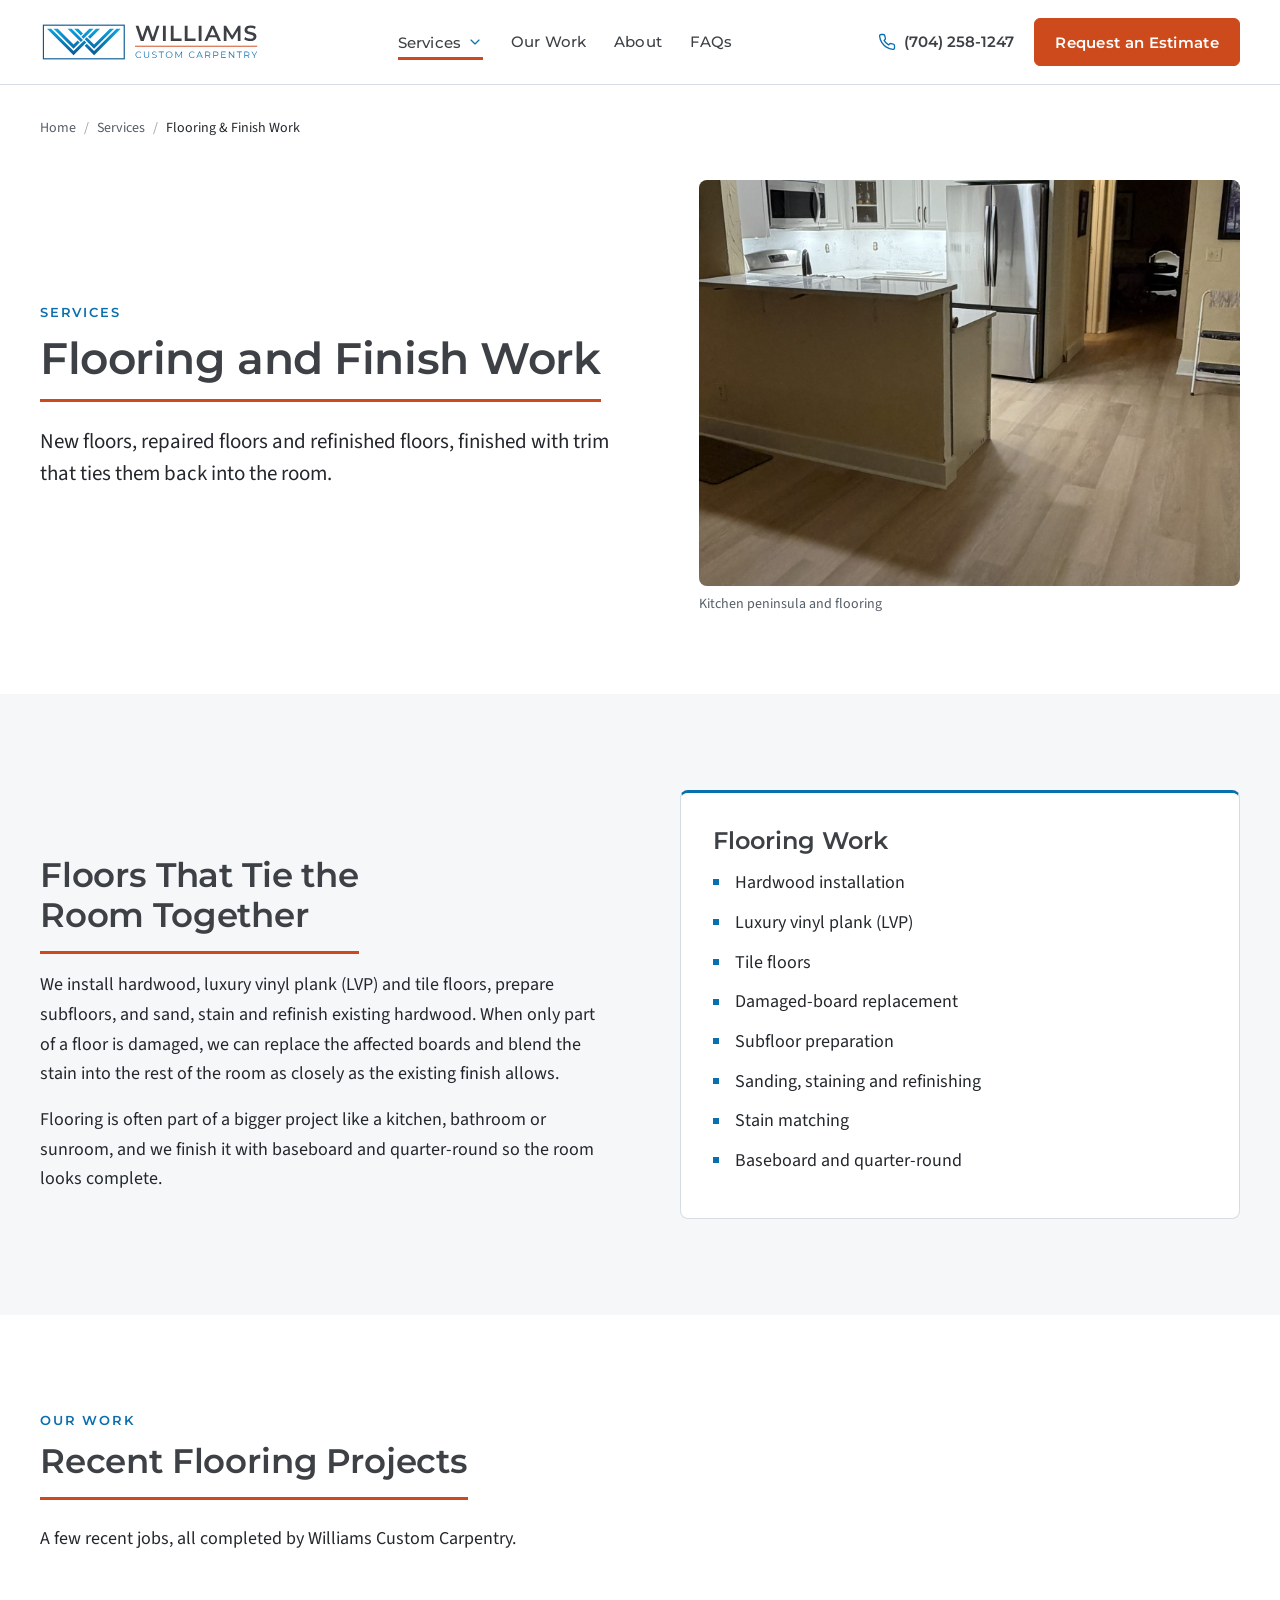
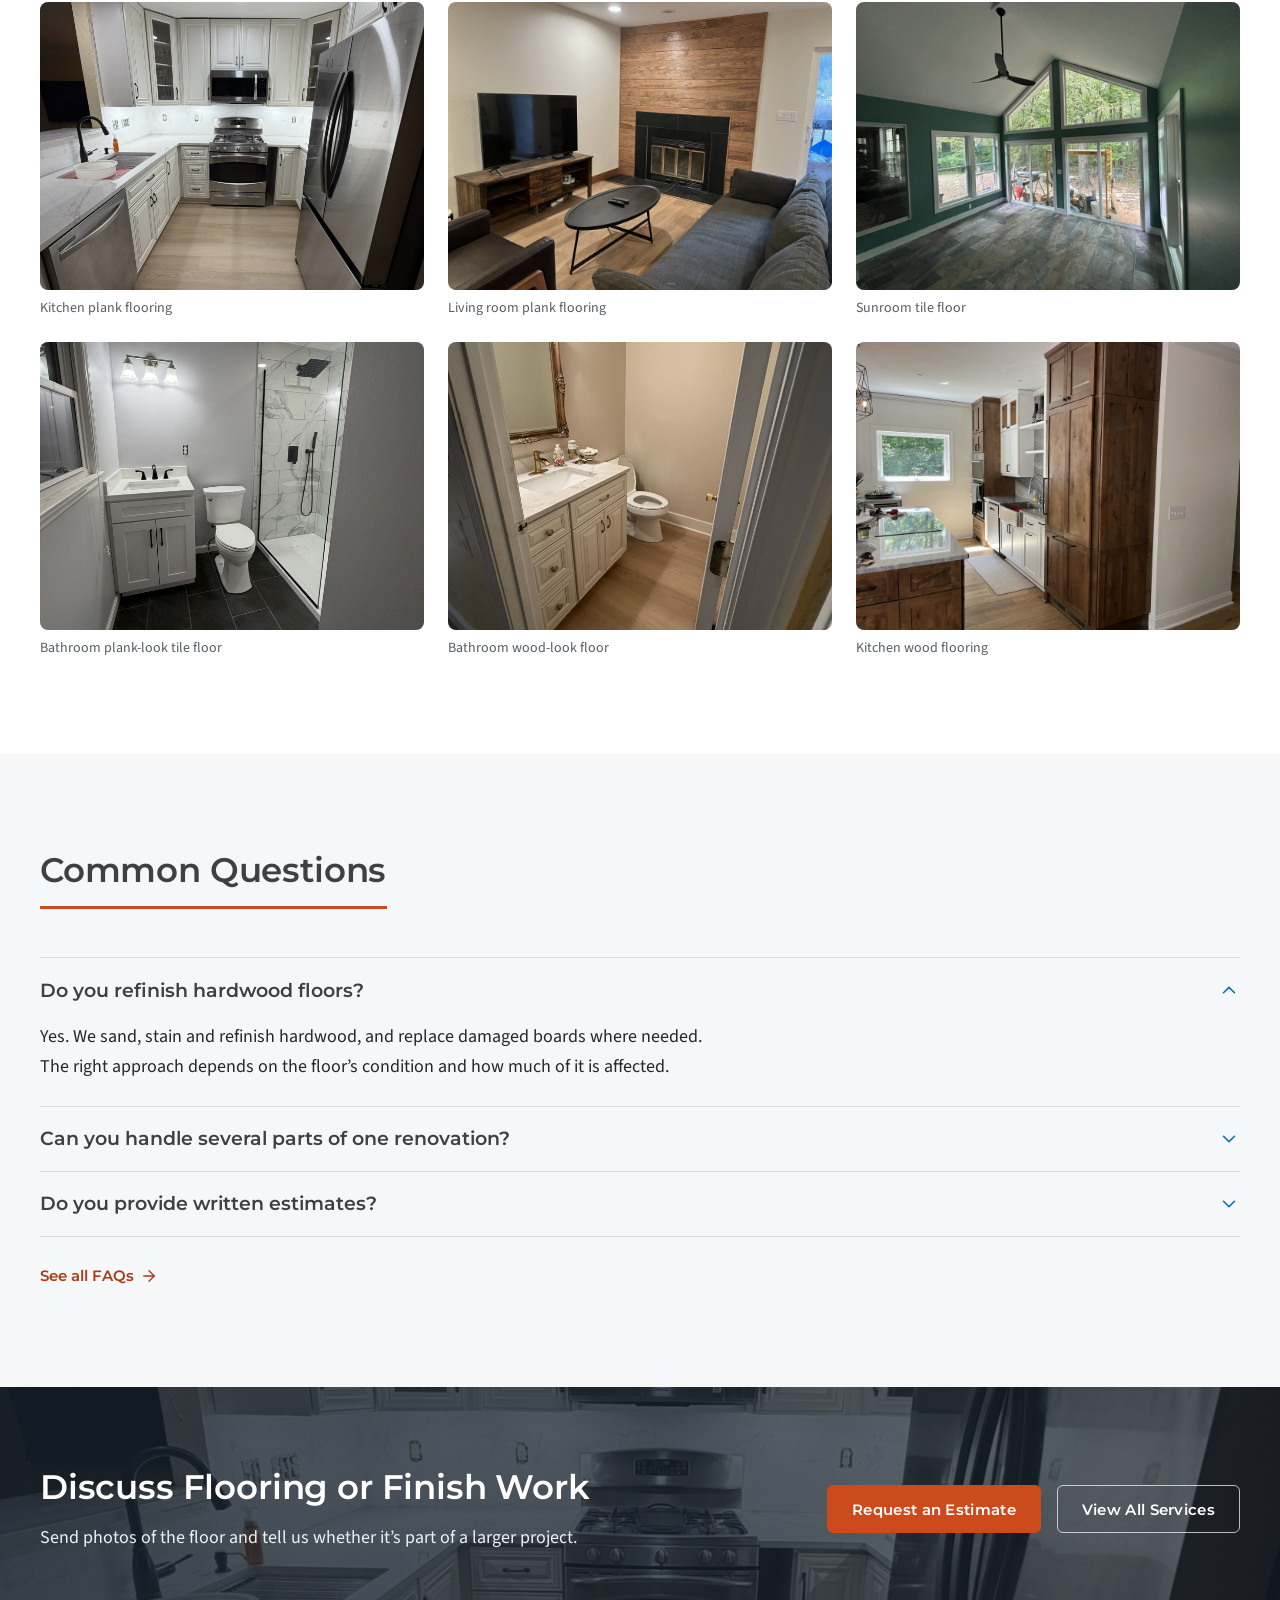
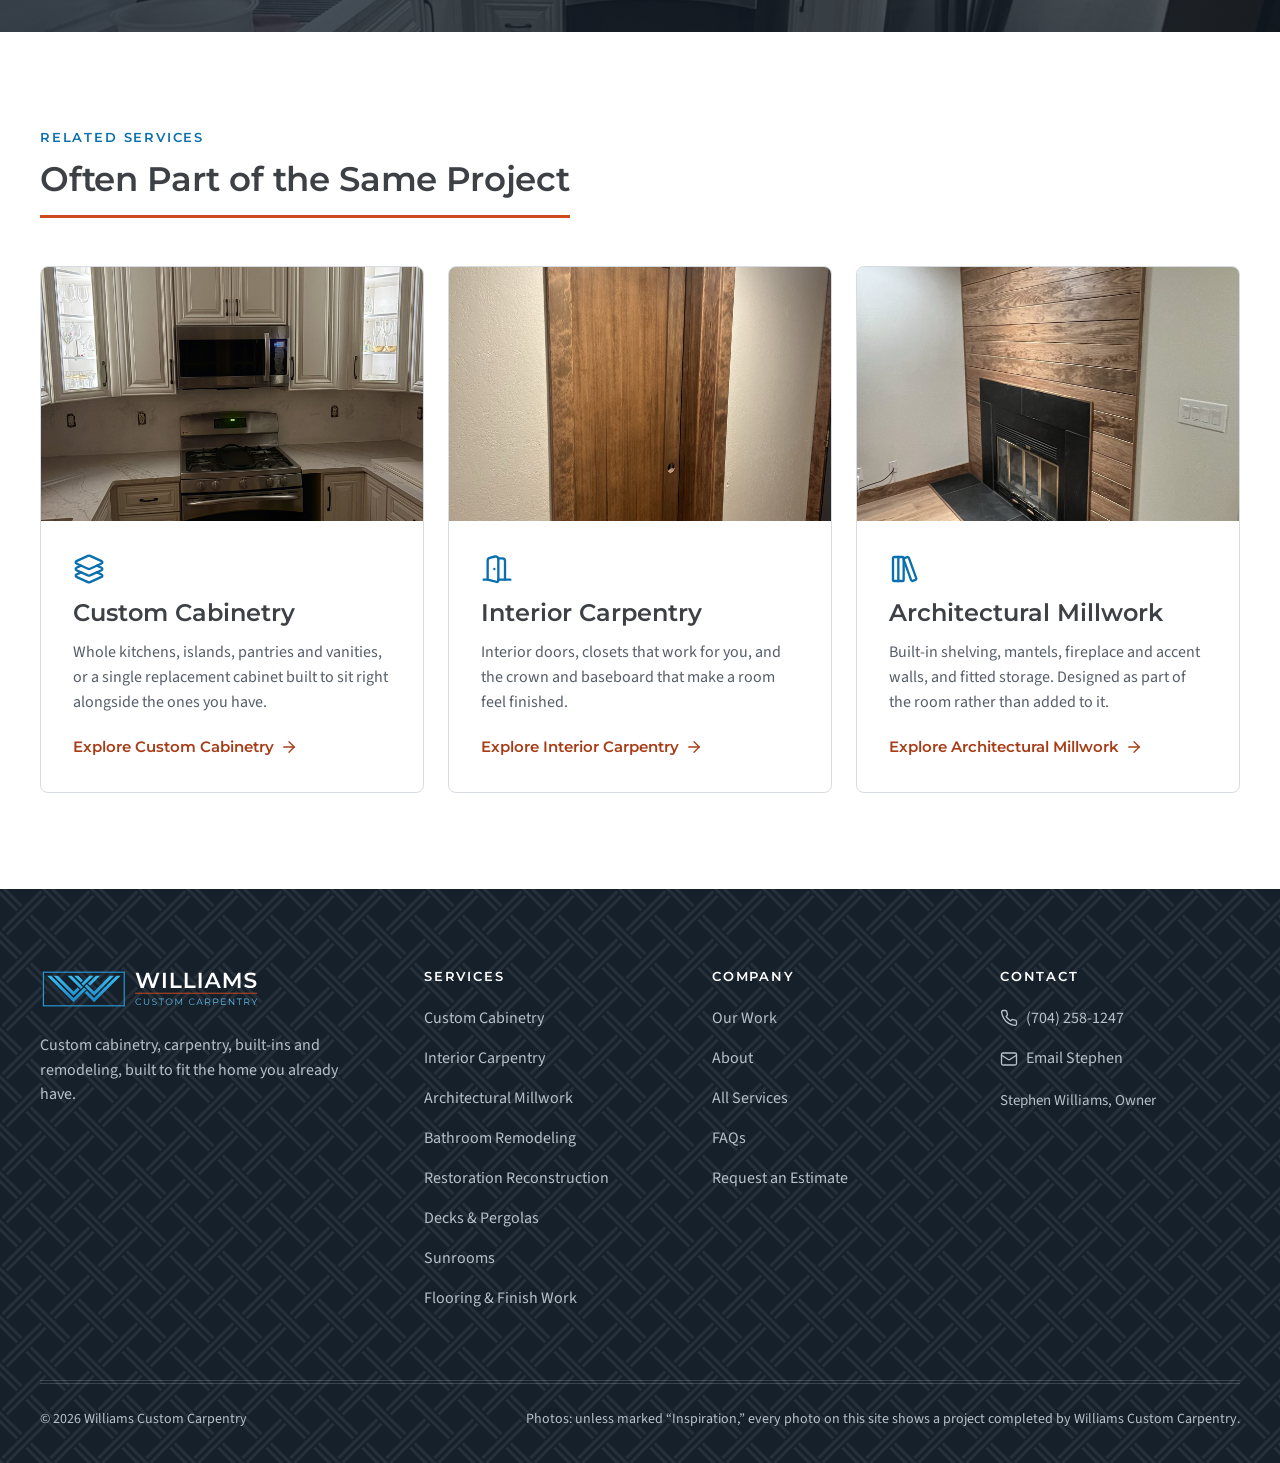
<file: flooring-finish-work.html>
<!doctype html>
<html lang="en">
<head>
<meta charset="utf-8">
<meta name="viewport" content="width=device-width, initial-scale=1">
<title>Flooring &amp; Finish Work | Williams Custom Carpentry</title>
<meta name="description" content="Hardwood, luxury vinyl plank (LVP) and tile floors installed, repaired or refinished, with baseboard and quarter-round to finish the room.">
<link rel="icon" href="site-assets/logos/favicon.ico" sizes="48x48">
<link rel="icon" href="site-assets/logos/wcc-favicon.svg" type="image/svg+xml">
<link rel="apple-touch-icon" href="site-assets/logos/apple-touch-icon.png">
<link rel="stylesheet" href="fonts.css">
<link rel="stylesheet" href="tokens.css">
<link rel="stylesheet" href="components.css">
</head>
<body>
<a class="skip-link" href="#main">Skip to content</a>
<header class="site-header">
  <div class="container site-header__inner">
    <a class="site-header__logo" href="index.html"><img src="site-assets/logos/wcc-logo-horizontal-fullcolor.svg" alt="Williams Custom Carpentry home" width="220" height="36"></a>
    <nav class="site-nav" aria-label="Main"><ul>
      <li class="nav-item--services"><button class="nav-link nav-trigger is-current" type="button" aria-expanded="false" aria-controls="services-menu">Services<svg aria-hidden="true" focusable="false" xmlns="http://www.w3.org/2000/svg" width="24" height="24" viewBox="0 0 24 24" fill="none" stroke="currentColor" stroke-width="1.75" stroke-linecap="round" stroke-linejoin="round" ><path d="m6 9 6 6 6-6" /></svg></button>
        <div class="mega" id="services-menu"><div class="mega__group"><p class="mega__heading">Inside the home</p><ul><li><a href="custom-cabinetry.html"><svg aria-hidden="true" focusable="false" xmlns="http://www.w3.org/2000/svg" width="24" height="24" viewBox="0 0 24 24" fill="none" stroke="currentColor" stroke-width="1.75" stroke-linecap="round" stroke-linejoin="round" ><path d="m12.83 2.18a2 2 0 0 0-1.66 0L2.6 6.08a1 1 0 0 0 0 1.83l8.58 3.91a2 2 0 0 0 1.66 0l8.58-3.9a1 1 0 0 0 0-1.83Z" /><path d="m6.08 9.5-3.5 1.6a1 1 0 0 0 0 1.81l8.6 3.91a2 2 0 0 0 1.65 0l8.58-3.9a1 1 0 0 0 0-1.83l-3.5-1.59" /><path d="m6.08 14.5-3.5 1.6a1 1 0 0 0 0 1.81l8.6 3.91a2 2 0 0 0 1.65 0l8.58-3.9a1 1 0 0 0 0-1.83l-3.5-1.59" /></svg><span>Custom Cabinetry</span></a></li><li><a href="interior-carpentry.html"><svg aria-hidden="true" focusable="false" xmlns="http://www.w3.org/2000/svg" width="24" height="24" viewBox="0 0 24 24" fill="none" stroke="currentColor" stroke-width="1.75" stroke-linecap="round" stroke-linejoin="round" ><path d="M13 4h3a2 2 0 0 1 2 2v14" /><path d="M2 20h3" /><path d="M13 20h9" /><path d="M10 12v.01" /><path d="M13 4.562v16.157a1 1 0 0 1-1.242.97L5 20V5.562a2 2 0 0 1 1.515-1.94l4-1A2 2 0 0 1 13 4.561Z" /></svg><span>Interior Carpentry</span></a></li><li><a href="architectural-millwork.html"><svg aria-hidden="true" focusable="false" xmlns="http://www.w3.org/2000/svg" width="24" height="24" viewBox="0 0 24 24" fill="none" stroke="currentColor" stroke-width="1.75" stroke-linecap="round" stroke-linejoin="round" ><rect width="8" height="18" x="3" y="3" rx="1" /><path d="M7 3v18" /><path d="M20.4 18.9c.2.5-.1 1.1-.6 1.3l-1.9.7c-.5.2-1.1-.1-1.3-.6L11.1 5.1c-.2-.5.1-1.1.6-1.3l1.9-.7c.5-.2 1.1.1 1.3.6Z" /></svg><span>Architectural Millwork</span></a></li><li><a href="bathroom-remodeling.html"><svg aria-hidden="true" focusable="false" xmlns="http://www.w3.org/2000/svg" width="24" height="24" viewBox="0 0 24 24" fill="none" stroke="currentColor" stroke-width="1.75" stroke-linecap="round" stroke-linejoin="round" ><path d="M7 16.3c2.2 0 4-1.83 4-4.05 0-1.16-.57-2.26-1.71-3.19S7.29 6.75 7 5.3c-.29 1.45-1.14 2.84-2.29 3.76S3 11.1 3 12.25c0 2.22 1.8 4.05 4 4.05z" /><path d="M12.56 6.6A10.97 10.97 0 0 0 14 3.02c.5 2.5 2 4.9 4 6.5s3 3.5 3 5.5a6.98 6.98 0 0 1-11.91 4.97" /></svg><span>Bathroom Remodeling</span></a></li><li><a href="flooring-finish-work.html" aria-current="page"><svg aria-hidden="true" focusable="false" xmlns="http://www.w3.org/2000/svg" width="24" height="24" viewBox="0 0 24 24" fill="none" stroke="currentColor" stroke-width="1.75" stroke-linecap="round" stroke-linejoin="round" ><rect width="16" height="6" x="2" y="2" rx="2" /><path d="M10 16v-2a2 2 0 0 1 2-2h8a2 2 0 0 0 2-2V7a2 2 0 0 0-2-2h-2" /><rect width="4" height="6" x="8" y="16" rx="1" /></svg><span>Flooring &amp; Finish Work</span></a></li></ul></div><div class="mega__group"><p class="mega__heading">Outdoor and additions</p><ul><li><a href="decks-pergolas.html"><svg aria-hidden="true" focusable="false" xmlns="http://www.w3.org/2000/svg" width="24" height="24" viewBox="0 0 24 24" fill="none" stroke="currentColor" stroke-width="1.75" stroke-linecap="round" stroke-linejoin="round" ><path d="m15 12-8.373 8.373a1 1 0 1 1-3-3L12 9" /><path d="m18 15 4-4" /><path d="m21.5 11.5-1.914-1.914A2 2 0 0 1 19 8.172V7l-2.26-2.26a6 6 0 0 0-4.202-1.756L9 2.96l.92.82A6.18 6.18 0 0 1 12 8.4V10l2 2h1.172a2 2 0 0 1 1.414.586L18.5 14.5" /></svg><span>Decks &amp; Pergolas</span></a></li><li><a href="sunrooms.html"><svg aria-hidden="true" focusable="false" xmlns="http://www.w3.org/2000/svg" width="24" height="24" viewBox="0 0 24 24" fill="none" stroke="currentColor" stroke-width="1.75" stroke-linecap="round" stroke-linejoin="round" ><path d="M15 21v-8a1 1 0 0 0-1-1h-4a1 1 0 0 0-1 1v8" /><path d="M3 10a2 2 0 0 1 .709-1.528l7-5.999a2 2 0 0 1 2.582 0l7 5.999A2 2 0 0 1 21 10v9a2 2 0 0 1-2 2H5a2 2 0 0 1-2-2z" /></svg><span>Sunrooms</span></a></li></ul></div><div class="mega__group"><p class="mega__heading">Repairs</p><ul><li><a href="restoration-reconstruction.html"><svg aria-hidden="true" focusable="false" xmlns="http://www.w3.org/2000/svg" width="24" height="24" viewBox="0 0 24 24" fill="none" stroke="currentColor" stroke-width="1.75" stroke-linecap="round" stroke-linejoin="round" ><rect width="8" height="4" x="8" y="2" rx="1" ry="1" /><path d="M16 4h2a2 2 0 0 1 2 2v14a2 2 0 0 1-2 2H6a2 2 0 0 1-2-2V6a2 2 0 0 1 2-2h2" /><path d="M12 11h4" /><path d="M12 16h4" /><path d="M8 11h.01" /><path d="M8 16h.01" /></svg><span>Restoration Reconstruction</span></a></li></ul></div><a class="mega__all" href="services.html">View all services<svg aria-hidden="true" focusable="false" xmlns="http://www.w3.org/2000/svg" width="24" height="24" viewBox="0 0 24 24" fill="none" stroke="currentColor" stroke-width="1.75" stroke-linecap="round" stroke-linejoin="round" ><path d="M5 12h14" /><path d="m12 5 7 7-7 7" /></svg></a></div></li>
      <li><a class="nav-link" href="our-work.html">Our Work</a></li><li><a class="nav-link" href="about.html">About</a></li><li><a class="nav-link" href="faqs.html">FAQs</a></li></ul></nav>
    <div class="site-header__actions">
      <a class="site-header__phone" href="tel:+17042581247"><svg aria-hidden="true" focusable="false" xmlns="http://www.w3.org/2000/svg" width="24" height="24" viewBox="0 0 24 24" fill="none" stroke="currentColor" stroke-width="1.75" stroke-linecap="round" stroke-linejoin="round" ><path d="M22 16.92v3a2 2 0 0 1-2.18 2 19.79 19.79 0 0 1-8.63-3.07 19.5 19.5 0 0 1-6-6 19.79 19.79 0 0 1-3.07-8.67A2 2 0 0 1 4.11 2h3a2 2 0 0 1 2 1.72 12.84 12.84 0 0 0 .7 2.81 2 2 0 0 1-.45 2.11L8.09 9.91a16 16 0 0 0 6 6l1.27-1.27a2 2 0 0 1 2.11-.45 12.84 12.84 0 0 0 2.81.7A2 2 0 0 1 22 16.92z" /></svg><span>(704) 258-1247</span></a>
      <a class="btn btn--primary site-header__cta" href="request-an-estimate.html"><span class="label-long">Request an Estimate</span><span class="label-short">Estimate</span></a>
      <button class="menu-button" type="button" aria-expanded="false" aria-controls="mobile-nav" aria-label="Menu"><svg aria-hidden="true" focusable="false" class="icon-open" xmlns="http://www.w3.org/2000/svg" width="24" height="24" viewBox="0 0 24 24" fill="none" stroke="currentColor" stroke-width="1.75" stroke-linecap="round" stroke-linejoin="round" ><line x1="4" x2="20" y1="12" y2="12" /><line x1="4" x2="20" y1="6" y2="6" /><line x1="4" x2="20" y1="18" y2="18" /></svg><svg aria-hidden="true" focusable="false" class="icon-close" xmlns="http://www.w3.org/2000/svg" width="24" height="24" viewBox="0 0 24 24" fill="none" stroke="currentColor" stroke-width="1.75" stroke-linecap="round" stroke-linejoin="round" ><path d="M18 6 6 18" /><path d="m6 6 12 12" /></svg><span class="menu-label">Menu</span></button>
    </div>
  </div>
  <nav class="mobile-nav" id="mobile-nav" aria-label="Main (mobile)">
    <ul><li class="mobile-nav__group"><p class="mobile-nav__heading">Inside the home</p><ul><li><a href="custom-cabinetry.html">Custom Cabinetry<svg aria-hidden="true" focusable="false" xmlns="http://www.w3.org/2000/svg" width="24" height="24" viewBox="0 0 24 24" fill="none" stroke="currentColor" stroke-width="1.75" stroke-linecap="round" stroke-linejoin="round" ><path d="M5 12h14" /><path d="m12 5 7 7-7 7" /></svg></a></li><li><a href="interior-carpentry.html">Interior Carpentry<svg aria-hidden="true" focusable="false" xmlns="http://www.w3.org/2000/svg" width="24" height="24" viewBox="0 0 24 24" fill="none" stroke="currentColor" stroke-width="1.75" stroke-linecap="round" stroke-linejoin="round" ><path d="M5 12h14" /><path d="m12 5 7 7-7 7" /></svg></a></li><li><a href="architectural-millwork.html">Architectural Millwork<svg aria-hidden="true" focusable="false" xmlns="http://www.w3.org/2000/svg" width="24" height="24" viewBox="0 0 24 24" fill="none" stroke="currentColor" stroke-width="1.75" stroke-linecap="round" stroke-linejoin="round" ><path d="M5 12h14" /><path d="m12 5 7 7-7 7" /></svg></a></li><li><a href="bathroom-remodeling.html">Bathroom Remodeling<svg aria-hidden="true" focusable="false" xmlns="http://www.w3.org/2000/svg" width="24" height="24" viewBox="0 0 24 24" fill="none" stroke="currentColor" stroke-width="1.75" stroke-linecap="round" stroke-linejoin="round" ><path d="M5 12h14" /><path d="m12 5 7 7-7 7" /></svg></a></li><li><a href="flooring-finish-work.html" aria-current="page">Flooring &amp; Finish Work<svg aria-hidden="true" focusable="false" xmlns="http://www.w3.org/2000/svg" width="24" height="24" viewBox="0 0 24 24" fill="none" stroke="currentColor" stroke-width="1.75" stroke-linecap="round" stroke-linejoin="round" ><path d="M5 12h14" /><path d="m12 5 7 7-7 7" /></svg></a></li></ul></li><li class="mobile-nav__group"><p class="mobile-nav__heading">Outdoor and additions</p><ul><li><a href="decks-pergolas.html">Decks &amp; Pergolas<svg aria-hidden="true" focusable="false" xmlns="http://www.w3.org/2000/svg" width="24" height="24" viewBox="0 0 24 24" fill="none" stroke="currentColor" stroke-width="1.75" stroke-linecap="round" stroke-linejoin="round" ><path d="M5 12h14" /><path d="m12 5 7 7-7 7" /></svg></a></li><li><a href="sunrooms.html">Sunrooms<svg aria-hidden="true" focusable="false" xmlns="http://www.w3.org/2000/svg" width="24" height="24" viewBox="0 0 24 24" fill="none" stroke="currentColor" stroke-width="1.75" stroke-linecap="round" stroke-linejoin="round" ><path d="M5 12h14" /><path d="m12 5 7 7-7 7" /></svg></a></li></ul></li><li class="mobile-nav__group"><p class="mobile-nav__heading">Repairs</p><ul><li><a href="restoration-reconstruction.html">Restoration Reconstruction<svg aria-hidden="true" focusable="false" xmlns="http://www.w3.org/2000/svg" width="24" height="24" viewBox="0 0 24 24" fill="none" stroke="currentColor" stroke-width="1.75" stroke-linecap="round" stroke-linejoin="round" ><path d="M5 12h14" /><path d="m12 5 7 7-7 7" /></svg></a></li></ul></li><li class="mobile-nav__group"><p class="mobile-nav__heading">Company</p><ul><li><a href="our-work.html">Our Work<svg aria-hidden="true" focusable="false" xmlns="http://www.w3.org/2000/svg" width="24" height="24" viewBox="0 0 24 24" fill="none" stroke="currentColor" stroke-width="1.75" stroke-linecap="round" stroke-linejoin="round" ><path d="M5 12h14" /><path d="m12 5 7 7-7 7" /></svg></a></li><li><a href="about.html">About<svg aria-hidden="true" focusable="false" xmlns="http://www.w3.org/2000/svg" width="24" height="24" viewBox="0 0 24 24" fill="none" stroke="currentColor" stroke-width="1.75" stroke-linecap="round" stroke-linejoin="round" ><path d="M5 12h14" /><path d="m12 5 7 7-7 7" /></svg></a></li><li><a href="faqs.html">FAQs<svg aria-hidden="true" focusable="false" xmlns="http://www.w3.org/2000/svg" width="24" height="24" viewBox="0 0 24 24" fill="none" stroke="currentColor" stroke-width="1.75" stroke-linecap="round" stroke-linejoin="round" ><path d="M5 12h14" /><path d="m12 5 7 7-7 7" /></svg></a></li><li><a href="services.html">All Services<svg aria-hidden="true" focusable="false" xmlns="http://www.w3.org/2000/svg" width="24" height="24" viewBox="0 0 24 24" fill="none" stroke="currentColor" stroke-width="1.75" stroke-linecap="round" stroke-linejoin="round" ><path d="M5 12h14" /><path d="m12 5 7 7-7 7" /></svg></a></li></ul></li></ul>
    <div class="mobile-nav__cta"><a class="btn btn--primary btn--block" href="request-an-estimate.html">Request an Estimate</a>
      <a class="btn btn--secondary btn--block" href="tel:+17042581247"><svg aria-hidden="true" focusable="false" xmlns="http://www.w3.org/2000/svg" width="24" height="24" viewBox="0 0 24 24" fill="none" stroke="currentColor" stroke-width="1.75" stroke-linecap="round" stroke-linejoin="round" ><path d="M22 16.92v3a2 2 0 0 1-2.18 2 19.79 19.79 0 0 1-8.63-3.07 19.5 19.5 0 0 1-6-6 19.79 19.79 0 0 1-3.07-8.67A2 2 0 0 1 4.11 2h3a2 2 0 0 1 2 1.72 12.84 12.84 0 0 0 .7 2.81 2 2 0 0 1-.45 2.11L8.09 9.91a16 16 0 0 0 6 6l1.27-1.27a2 2 0 0 1 2.11-.45 12.84 12.84 0 0 0 2.81.7A2 2 0 0 1 22 16.92z" /></svg>Call (704) 258-1247</a></div>
  </nav>
</header>
<main id="main">
<section class="page-header">
  <div class="container">
    <nav class="breadcrumbs" aria-label="Breadcrumb"><ol><li><a href="index.html">Home</a></li><li><a href="services.html">Services</a></li><li><span aria-current="page">Flooring &amp; Finish Work</span></li></ol></nav>
    <div class="page-header__grid">
      <div><span class="wcc-eyebrow">Services</span><h1>Flooring and Finish Work</h1><span class="wcc-accent-rule"></span><p class="wcc-lead">New floors, repaired floors and refinished floors, finished with trim that ties them back into the room.</p></div>
      <div><figure class="media"><div class="media__frame media__frame--4x3"><img src="img/p-kitchen-peninsula.jpg" alt="Kitchen peninsula with cream cabinets and wide-plank flooring" width="1500" height="2000" loading="eager" style="object-position: 50% 60%"></div><figcaption class="media__caption">Kitchen peninsula and flooring</figcaption></figure></div>
    </div>
  </div>
</section>

<section class="section section--subtle" aria-labelledby="fl-title">
  <div class="container feature">
    <div class="prose"><h2 id="fl-title">Floors That Tie the Room Together</h2><span class="wcc-accent-rule"></span>
      <p class="wcc-body">We install hardwood, luxury vinyl plank (LVP) and tile floors, prepare subfloors, and sand, stain and refinish existing hardwood. When only part of a floor is damaged, we can replace the affected boards and blend the stain into the rest of the room as closely as the existing finish allows.</p>
      <p class="wcc-body">Flooring is often part of a bigger project like a kitchen, bathroom or sunroom, and we finish it with baseboard and quarter-round so the room looks complete.</p></div>
    <div class="group-card"><h3 class="wcc-h3">Flooring Work</h3>
      <ul class="square-list"><li>Hardwood installation</li><li>Luxury vinyl plank (LVP)</li><li>Tile floors</li><li>Damaged-board replacement</li><li>Subfloor preparation</li><li>Sanding, staining and refinishing</li><li>Stain matching</li><li>Baseboard and quarter-round</li></ul></div>
  </div>
</section>
<section class="section" aria-labelledby="gal-title">
  <div class="container">
    <div class="section-heading"><span class="wcc-eyebrow">Our work</span><h2 id="gal-title">Recent Flooring Projects</h2><span class="wcc-accent-rule"></span><p>A few recent jobs, all completed by Williams Custom Carpentry.</p></div>
    <div class="gallery"><figure class="media"><div class="media__frame media__frame--4x3"><img src="img/p-galley-kitchen.jpg" alt="Galley kitchen with cream cabinets, stainless appliances and wide-plank flooring" width="1500" height="2000" loading="lazy" style="object-position: 50% 45%"></div><figcaption class="media__caption">Kitchen plank flooring</figcaption></figure><figure class="media"><div class="media__frame media__frame--4x3"><img src="img/p-fireplace-living.jpg" alt="Living room with a wood plank fireplace wall and new flooring" width="2000" height="1500" loading="lazy" style="object-position: 50% 50%"></div><figcaption class="media__caption">Living room plank flooring</figcaption></figure><figure class="media"><div class="media__frame media__frame--4x3"><img src="img/p-sunroom-gable.jpg" alt="Sunroom with a vaulted ceiling, gable windows and tile floor" width="2000" height="1500" loading="lazy" style="object-position: 50% 50%"></div><figcaption class="media__caption">Sunroom tile floor</figcaption></figure><figure class="media"><div class="media__frame media__frame--4x3"><img src="img/p-bath-vanity-tile.jpg" alt="Bathroom with a white vanity, walk-in shower and dark plank-look tile floor" width="1500" height="2000" loading="lazy" style="object-position: 50% 55%"></div><figcaption class="media__caption">Bathroom plank-look tile floor</figcaption></figure><figure class="media"><div class="media__frame media__frame--4x3"><img src="img/p-bath-cream.jpg" alt="Bathroom with a cream vanity, framed mirror and wood-look floor" width="1500" height="2000" loading="lazy" style="object-position: 50% 55%"></div><figcaption class="media__caption">Bathroom wood-look floor</figcaption></figure><figure class="media"><div class="media__frame media__frame--4x3"><img src="img/p-kitchen-window.jpg" alt="Kitchen with a knotty alder island, white perimeter cabinets and a full-height knotty alder pantry cabinet" width="2000" height="1500" loading="lazy" style="object-position: 50% 50%"></div><figcaption class="media__caption">Kitchen wood flooring</figcaption></figure></div>
  </div>
</section>
<section class="section section--subtle" aria-labelledby="faq-title">
  <div class="container"><div class="section-heading"><h2 id="faq-title">Common Questions</h2><span class="wcc-accent-rule"></span></div><div class="faq"><details open><summary>Do you refinish hardwood floors?<svg aria-hidden="true" focusable="false" xmlns="http://www.w3.org/2000/svg" width="24" height="24" viewBox="0 0 24 24" fill="none" stroke="currentColor" stroke-width="1.75" stroke-linecap="round" stroke-linejoin="round" ><path d="m6 9 6 6 6-6" /></svg></summary><div class="faq__answer"><p>Yes. We sand, stain and refinish hardwood, and replace damaged boards where needed. The right approach depends on the floor’s condition and how much of it is affected.</p></div></details><details><summary>Can you handle several parts of one renovation?<svg aria-hidden="true" focusable="false" xmlns="http://www.w3.org/2000/svg" width="24" height="24" viewBox="0 0 24 24" fill="none" stroke="currentColor" stroke-width="1.75" stroke-linecap="round" stroke-linejoin="round" ><path d="m6 9 6 6 6-6" /></svg></summary><div class="faq__answer"><p>Yes. Most projects span several kinds of work, like cabinets with flooring, trim, countertops, fixtures and paint, so we plan them as one job and do the work in the right order. If part of the job needs another trade, we’ll tell you up front.</p></div></details><details><summary>Do you provide written estimates?<svg aria-hidden="true" focusable="false" xmlns="http://www.w3.org/2000/svg" width="24" height="24" viewBox="0 0 24 24" fill="none" stroke="currentColor" stroke-width="1.75" stroke-linecap="round" stroke-linejoin="round" ><path d="m6 9 6 6 6-6" /></svg></summary><div class="faq__answer"><p>Yes. Your estimate is written out with the materials, quantities, labor and finish work for the project, so you can see what’s included before anything starts.</p></div></details></div>
  <p style="margin-top:24px"><a class="text-link" href="faqs.html">See all FAQs<svg aria-hidden="true" focusable="false" xmlns="http://www.w3.org/2000/svg" width="24" height="24" viewBox="0 0 24 24" fill="none" stroke="currentColor" stroke-width="1.75" stroke-linecap="round" stroke-linejoin="round" ><path d="M5 12h14" /><path d="m12 5 7 7-7 7" /></svg></a></p></div>
</section>
<section class="cta-band has-photo-bg" data-surface="dark" aria-labelledby="cta-title"><img class="photo-bg" src="img/p-galley-kitchen.jpg" alt="" aria-hidden="true" loading="lazy" style="object-position: 50% 45%"><span class="photo-scrim" aria-hidden="true"></span>
  <div class="container cta-band__inner">
    <div><h2 id="cta-title">Discuss Flooring or Finish Work</h2><p class="wcc-body">Send photos of the floor and tell us whether it’s part of a larger project.</p></div>
    <div class="btn-row"><a class="btn btn--primary" href="request-an-estimate.html">Request an Estimate</a><a class="btn btn--outline-light" href="services.html">View All Services</a></div>
  </div>
</section>
<section class="section" aria-labelledby="rel-title">
  <div class="container">
    <div class="section-heading"><span class="wcc-eyebrow">Related services</span><h2 id="rel-title">Often Part of the Same Project</h2><span class="wcc-accent-rule"></span></div>
    <div class="grid grid--3"><article class="service-card">
  <div class="service-card__media"><img src="img/p-raised-panel-kitchen.jpg" alt="" width="1500" height="2000" loading="lazy" style="object-position: 50% 45%"></div>
  <div class="service-card__body">
    <svg aria-hidden="true" focusable="false" class="service-card__icon" xmlns="http://www.w3.org/2000/svg" width="24" height="24" viewBox="0 0 24 24" fill="none" stroke="currentColor" stroke-width="1.75" stroke-linecap="round" stroke-linejoin="round" ><path d="m12.83 2.18a2 2 0 0 0-1.66 0L2.6 6.08a1 1 0 0 0 0 1.83l8.58 3.91a2 2 0 0 0 1.66 0l8.58-3.9a1 1 0 0 0 0-1.83Z" /><path d="m6.08 9.5-3.5 1.6a1 1 0 0 0 0 1.81l8.6 3.91a2 2 0 0 0 1.65 0l8.58-3.9a1 1 0 0 0 0-1.83l-3.5-1.59" /><path d="m6.08 14.5-3.5 1.6a1 1 0 0 0 0 1.81l8.6 3.91a2 2 0 0 0 1.65 0l8.58-3.9a1 1 0 0 0 0-1.83l-3.5-1.59" /></svg>
    <h3 class="wcc-h3 service-card__title"><a href="custom-cabinetry.html">Custom Cabinetry</a></h3>
    <p class="wcc-body-sm">Whole kitchens, islands, pantries and vanities, or a single replacement cabinet built to sit right alongside the ones you have.</p>
    <span class="text-link" aria-hidden="true">Explore Custom Cabinetry<svg aria-hidden="true" focusable="false" xmlns="http://www.w3.org/2000/svg" width="24" height="24" viewBox="0 0 24 24" fill="none" stroke="currentColor" stroke-width="1.75" stroke-linecap="round" stroke-linejoin="round" ><path d="M5 12h14" /><path d="m12 5 7 7-7 7" /></svg></span>
  </div>
</article><article class="service-card">
  <div class="service-card__media"><img src="img/p-door-casing.jpg" alt="" width="1500" height="2000" loading="lazy" style="object-position: 50% 45%"></div>
  <div class="service-card__body">
    <svg aria-hidden="true" focusable="false" class="service-card__icon" xmlns="http://www.w3.org/2000/svg" width="24" height="24" viewBox="0 0 24 24" fill="none" stroke="currentColor" stroke-width="1.75" stroke-linecap="round" stroke-linejoin="round" ><path d="M13 4h3a2 2 0 0 1 2 2v14" /><path d="M2 20h3" /><path d="M13 20h9" /><path d="M10 12v.01" /><path d="M13 4.562v16.157a1 1 0 0 1-1.242.97L5 20V5.562a2 2 0 0 1 1.515-1.94l4-1A2 2 0 0 1 13 4.561Z" /></svg>
    <h3 class="wcc-h3 service-card__title"><a href="interior-carpentry.html">Interior Carpentry</a></h3>
    <p class="wcc-body-sm">Interior doors, closets that work for you, and the crown and baseboard that make a room feel finished.</p>
    <span class="text-link" aria-hidden="true">Explore Interior Carpentry<svg aria-hidden="true" focusable="false" xmlns="http://www.w3.org/2000/svg" width="24" height="24" viewBox="0 0 24 24" fill="none" stroke="currentColor" stroke-width="1.75" stroke-linecap="round" stroke-linejoin="round" ><path d="M5 12h14" /><path d="m12 5 7 7-7 7" /></svg></span>
  </div>
</article><article class="service-card">
  <div class="service-card__media"><img src="img/p-fireplace-wall.jpg" alt="" width="1500" height="2000" loading="lazy" style="object-position: 50% 50%"></div>
  <div class="service-card__body">
    <svg aria-hidden="true" focusable="false" class="service-card__icon" xmlns="http://www.w3.org/2000/svg" width="24" height="24" viewBox="0 0 24 24" fill="none" stroke="currentColor" stroke-width="1.75" stroke-linecap="round" stroke-linejoin="round" ><rect width="8" height="18" x="3" y="3" rx="1" /><path d="M7 3v18" /><path d="M20.4 18.9c.2.5-.1 1.1-.6 1.3l-1.9.7c-.5.2-1.1-.1-1.3-.6L11.1 5.1c-.2-.5.1-1.1.6-1.3l1.9-.7c.5-.2 1.1.1 1.3.6Z" /></svg>
    <h3 class="wcc-h3 service-card__title"><a href="architectural-millwork.html">Architectural Millwork</a></h3>
    <p class="wcc-body-sm">Built-in shelving, mantels, fireplace and accent walls, and fitted storage. Designed as part of the room rather than added to it.</p>
    <span class="text-link" aria-hidden="true">Explore Architectural Millwork<svg aria-hidden="true" focusable="false" xmlns="http://www.w3.org/2000/svg" width="24" height="24" viewBox="0 0 24 24" fill="none" stroke="currentColor" stroke-width="1.75" stroke-linecap="round" stroke-linejoin="round" ><path d="M5 12h14" /><path d="m12 5 7 7-7 7" /></svg></span>
  </div>
</article></div>
  </div>
</section>
</main>
<footer class="site-footer" data-surface="dark">
  <div class="container">
    <div class="site-footer__grid">
      <div class="site-footer__brand">
        <img src="site-assets/logos/wcc-logo-horizontal-reversed.svg" alt="Williams Custom Carpentry" width="220" height="36">
        <p>Custom cabinetry, carpentry, built-ins and remodeling, built to fit the home you already have.</p>
      </div>
      <div><h2>Services</h2><ul><li><a href="custom-cabinetry.html">Custom Cabinetry</a></li><li><a href="interior-carpentry.html">Interior Carpentry</a></li><li><a href="architectural-millwork.html">Architectural Millwork</a></li><li><a href="bathroom-remodeling.html">Bathroom Remodeling</a></li><li><a href="restoration-reconstruction.html">Restoration Reconstruction</a></li><li><a href="decks-pergolas.html">Decks &amp; Pergolas</a></li><li><a href="sunrooms.html">Sunrooms</a></li><li><a href="flooring-finish-work.html">Flooring &amp; Finish Work</a></li></ul></div>
      <div><h2>Company</h2><ul>
        <li><a href="our-work.html">Our Work</a></li><li><a href="about.html">About</a></li><li><a href="services.html">All Services</a></li>
        <li><a href="faqs.html">FAQs</a></li><li><a href="request-an-estimate.html">Request an Estimate</a></li></ul></div>
      <div><h2>Contact</h2><ul>
        <li><a href="tel:+17042581247"><svg aria-hidden="true" focusable="false" xmlns="http://www.w3.org/2000/svg" width="24" height="24" viewBox="0 0 24 24" fill="none" stroke="currentColor" stroke-width="1.75" stroke-linecap="round" stroke-linejoin="round" ><path d="M22 16.92v3a2 2 0 0 1-2.18 2 19.79 19.79 0 0 1-8.63-3.07 19.5 19.5 0 0 1-6-6 19.79 19.79 0 0 1-3.07-8.67A2 2 0 0 1 4.11 2h3a2 2 0 0 1 2 1.72 12.84 12.84 0 0 0 .7 2.81 2 2 0 0 1-.45 2.11L8.09 9.91a16 16 0 0 0 6 6l1.27-1.27a2 2 0 0 1 2.11-.45 12.84 12.84 0 0 0 2.81.7A2 2 0 0 1 22 16.92z" /></svg>(704) 258-1247</a></li>
        <li><a href="mailto:stephen@williamscustomcarpentry.com"><svg aria-hidden="true" focusable="false" xmlns="http://www.w3.org/2000/svg" width="24" height="24" viewBox="0 0 24 24" fill="none" stroke="currentColor" stroke-width="1.75" stroke-linecap="round" stroke-linejoin="round" ><rect width="20" height="16" x="2" y="4" rx="2" /><path d="m22 7-8.97 5.7a1.94 1.94 0 0 1-2.06 0L2 7" /></svg>Email Stephen</a></li></ul>
        <p style="margin-top:12px;font-size:15px">Stephen Williams, Owner</p></div>
    </div>
    <div class="site-footer__divider" aria-hidden="true"></div>
    <div class="site-footer__legal"><span>© 2026 Williams Custom Carpentry</span><span>Photos: unless marked “Inspiration,” every photo on this site shows a project completed by Williams Custom Carpentry.</span></div>
  </div>
</footer>
<script>
(function () {
  var b = document.querySelector('.menu-button'), m = document.getElementById('mobile-nav');
  if (b && m) {
    var label = b.querySelector('.menu-label');
    var set = function (open) { b.setAttribute('aria-expanded', String(open)); m.classList.toggle('is-open', open); label.textContent = open ? 'Close' : 'Menu'; b.setAttribute('aria-label', open ? 'Close menu' : 'Menu'); };
    b.addEventListener('click', function () { set(b.getAttribute('aria-expanded') !== 'true'); });
    document.addEventListener('keydown', function (e) { if (e.key === 'Escape' && b.getAttribute('aria-expanded') === 'true') { set(false); b.focus(); } });
    if (location.search.indexOf('menu=open') > -1) set(true);
  }
  var t = document.querySelector('.nav-trigger'), mega = document.getElementById('services-menu');
  if (t && mega) {
    var setM = function (open) { t.setAttribute('aria-expanded', String(open)); mega.classList.toggle('is-open', open); };
    t.addEventListener('click', function (e) { e.stopPropagation(); setM(t.getAttribute('aria-expanded') !== 'true'); });
    document.addEventListener('click', function (e) { if (!mega.contains(e.target)) setM(false); });
    document.addEventListener('keydown', function (e) { if (e.key === 'Escape' && t.getAttribute('aria-expanded') === 'true') { setM(false); t.focus(); } });
    mega.addEventListener('focusout', function (e) { if (!mega.contains(e.relatedTarget) && e.relatedTarget !== t) setM(false); });
    if (location.search.indexOf('services=open') > -1) setM(true);
  }
  var chips = document.querySelectorAll('[data-filter]');
  chips.forEach(function (c) {
    c.addEventListener('click', function () {
      var f = c.getAttribute('data-filter');
      chips.forEach(function (x) { x.setAttribute('aria-pressed', String(x === c)); });
      document.querySelectorAll('[data-cat]').forEach(function (it) { it.hidden = !(f === 'all' || it.getAttribute('data-cat') === f); });
      var n = document.querySelectorAll('[data-cat]:not([hidden])').length, s = document.getElementById('filter-status');
      if (s) s.textContent = n + (n === 1 ? ' project photo' : ' project photos') + ' shown';
    });
  });
  function fitRules() {
    document.querySelectorAll('.wcc-accent-rule').forEach(function (r) {
      var h = r.previousElementSibling;
      if (!h || !/^H[1-6]$/.test(h.tagName)) return;
      var rg = document.createRange(); rg.selectNodeContents(h);
      var L = Infinity, R = -Infinity;
      Array.prototype.forEach.call(rg.getClientRects(), function (q) { if (q.width) { L = Math.min(L, q.left); R = Math.max(R, q.right); } });
      if (R > L) r.style.width = Math.ceil(R - L) + 'px';
    });
  }
  fitRules();
  if (document.fonts && document.fonts.ready) document.fonts.ready.then(fitRules);
  var rq; window.addEventListener('resize', function () { cancelAnimationFrame(rq); rq = requestAnimationFrame(fitRules); });
  document.querySelectorAll('.upload').forEach(function (u) {
    ['dragenter', 'dragover'].forEach(function (t) { u.addEventListener(t, function () { u.classList.add('is-dragover'); }); });
    ['dragleave', 'drop'].forEach(function (t) { u.addEventListener(t, function () { u.classList.remove('is-dragover'); }); });
  });
})();
</script>
</body>
</html>
</file>
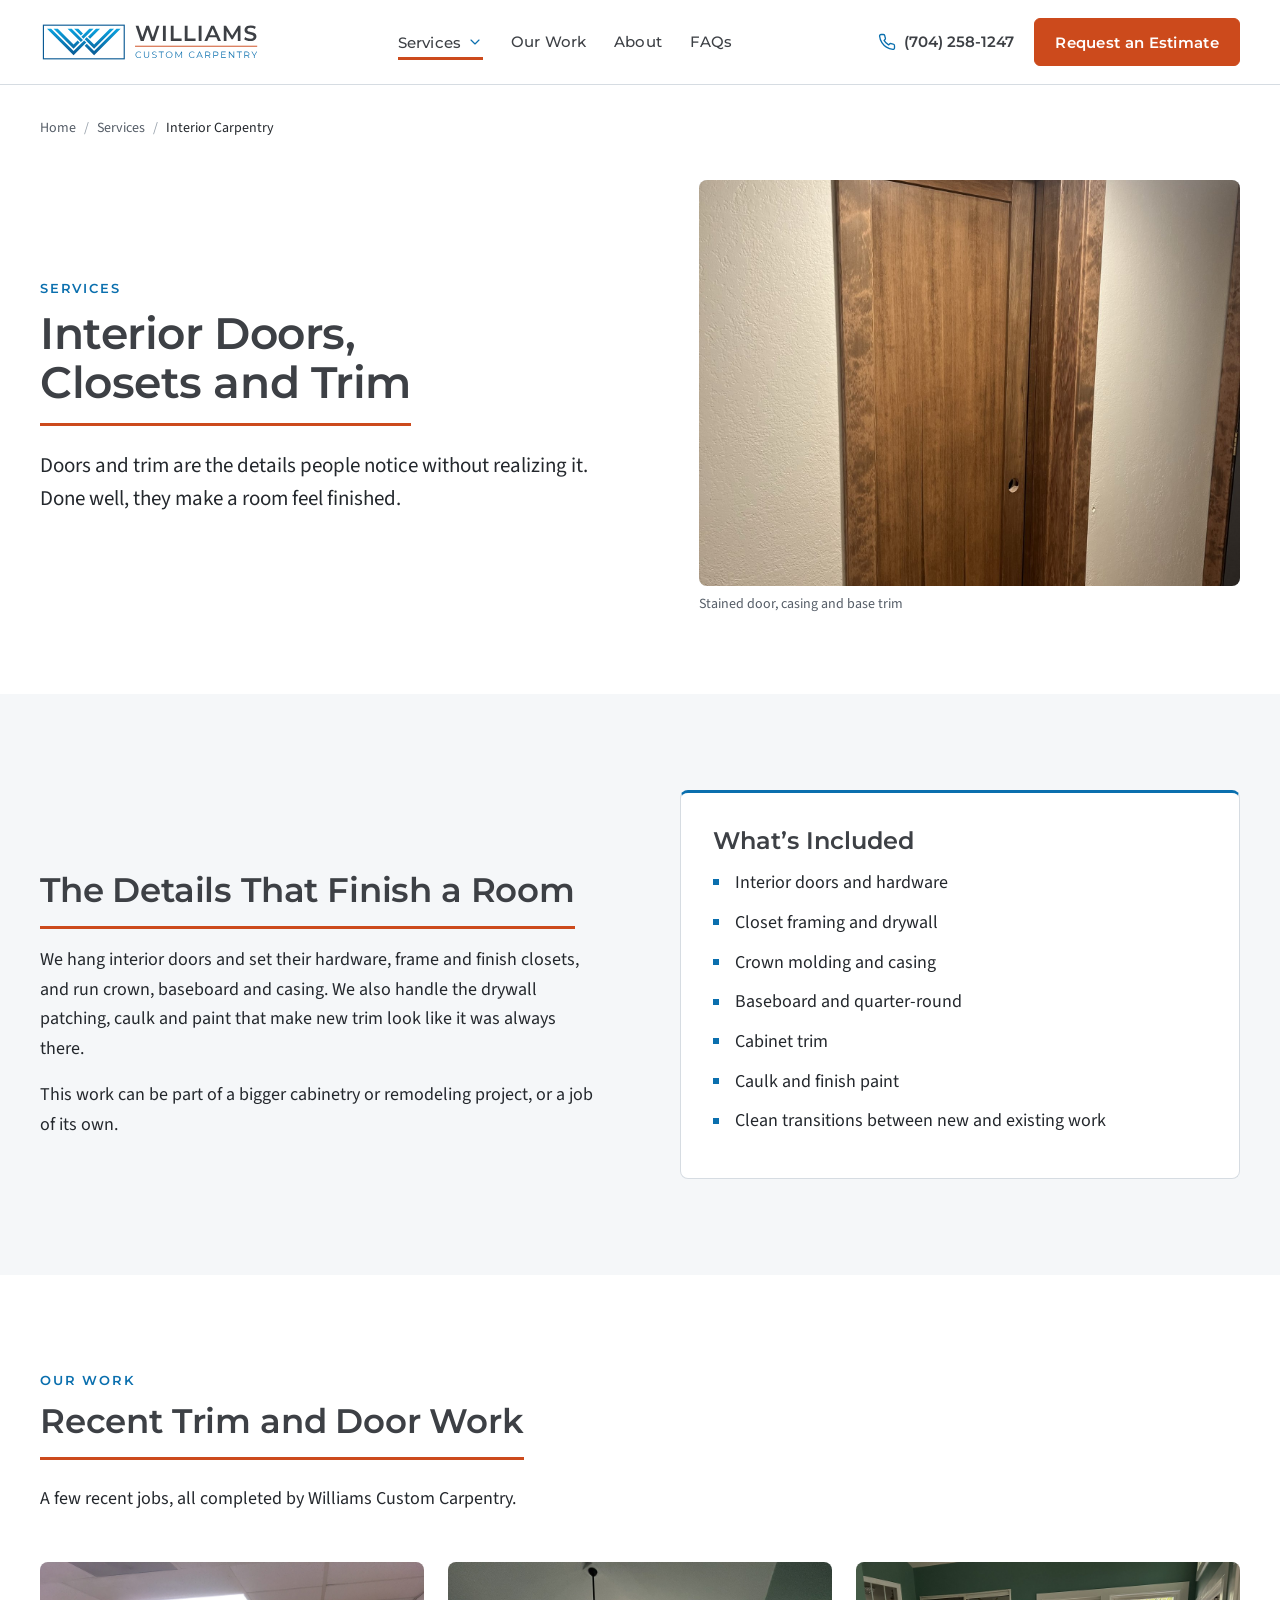
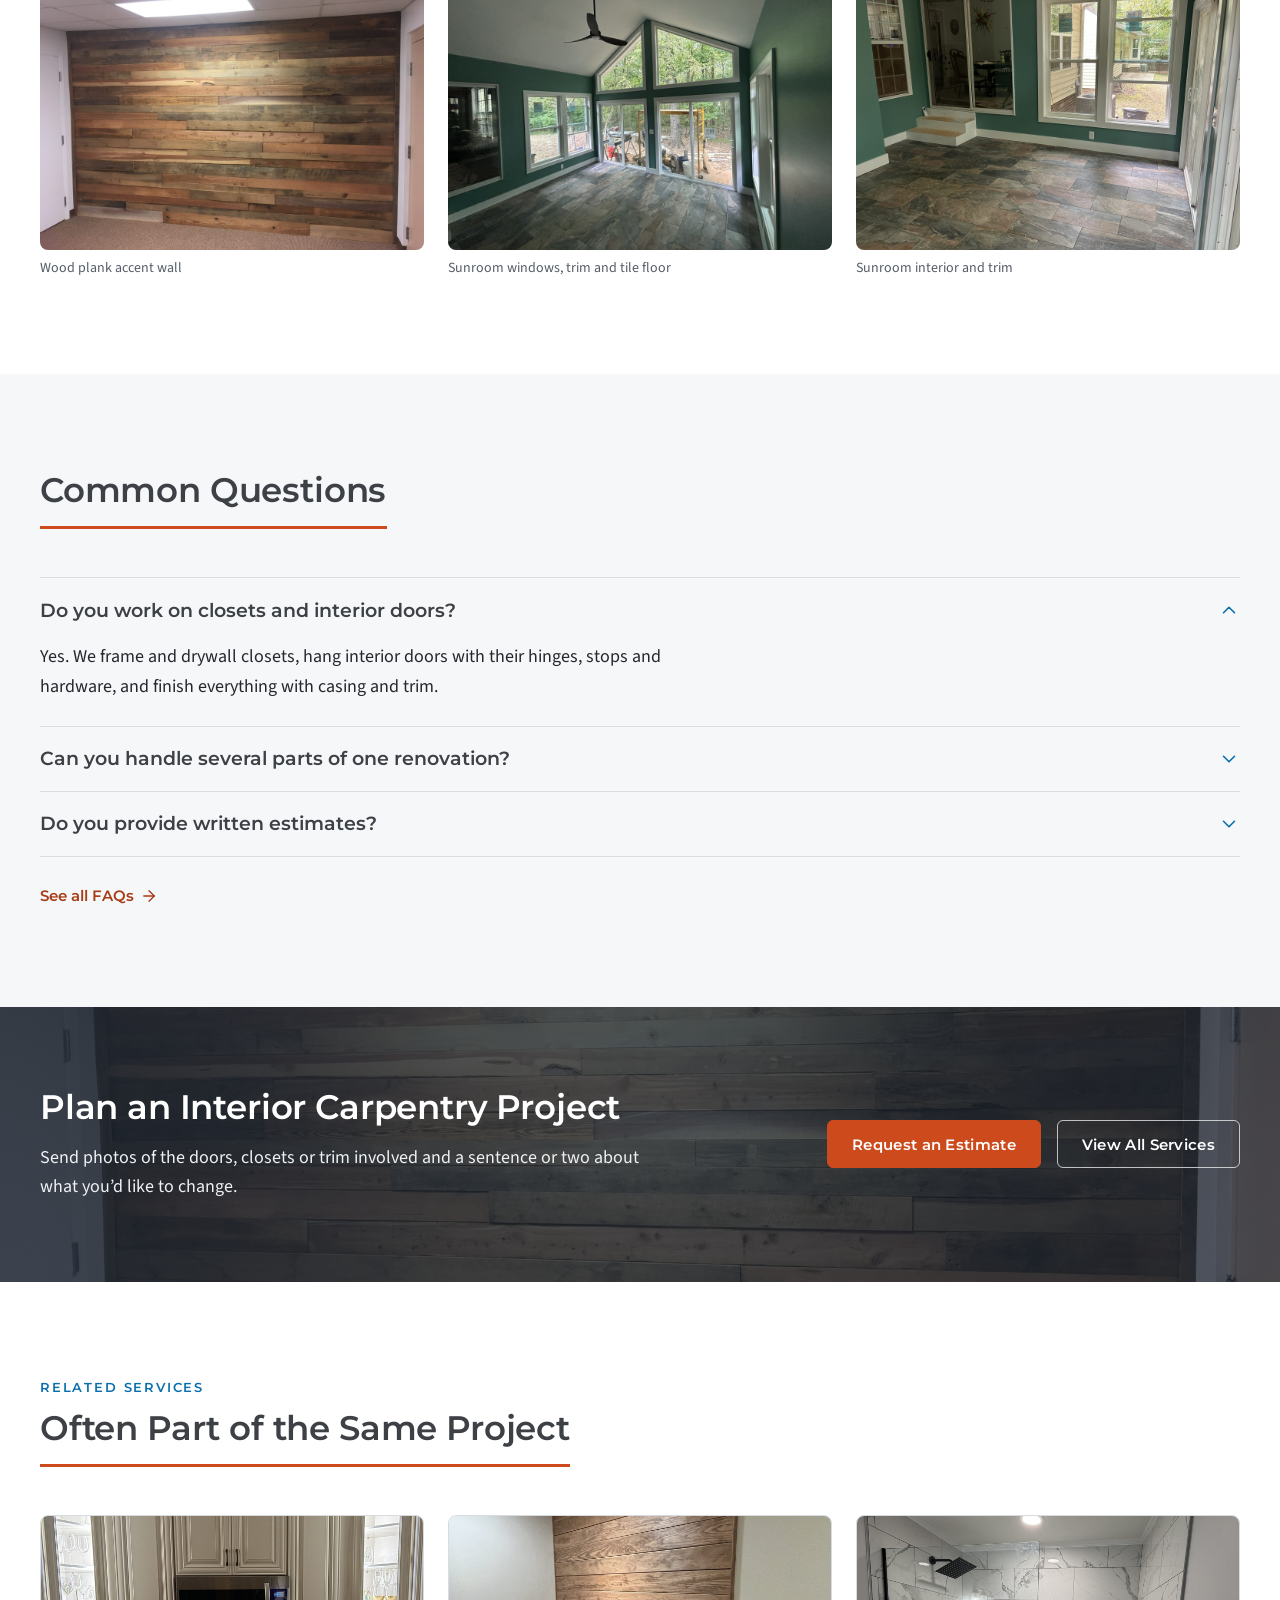
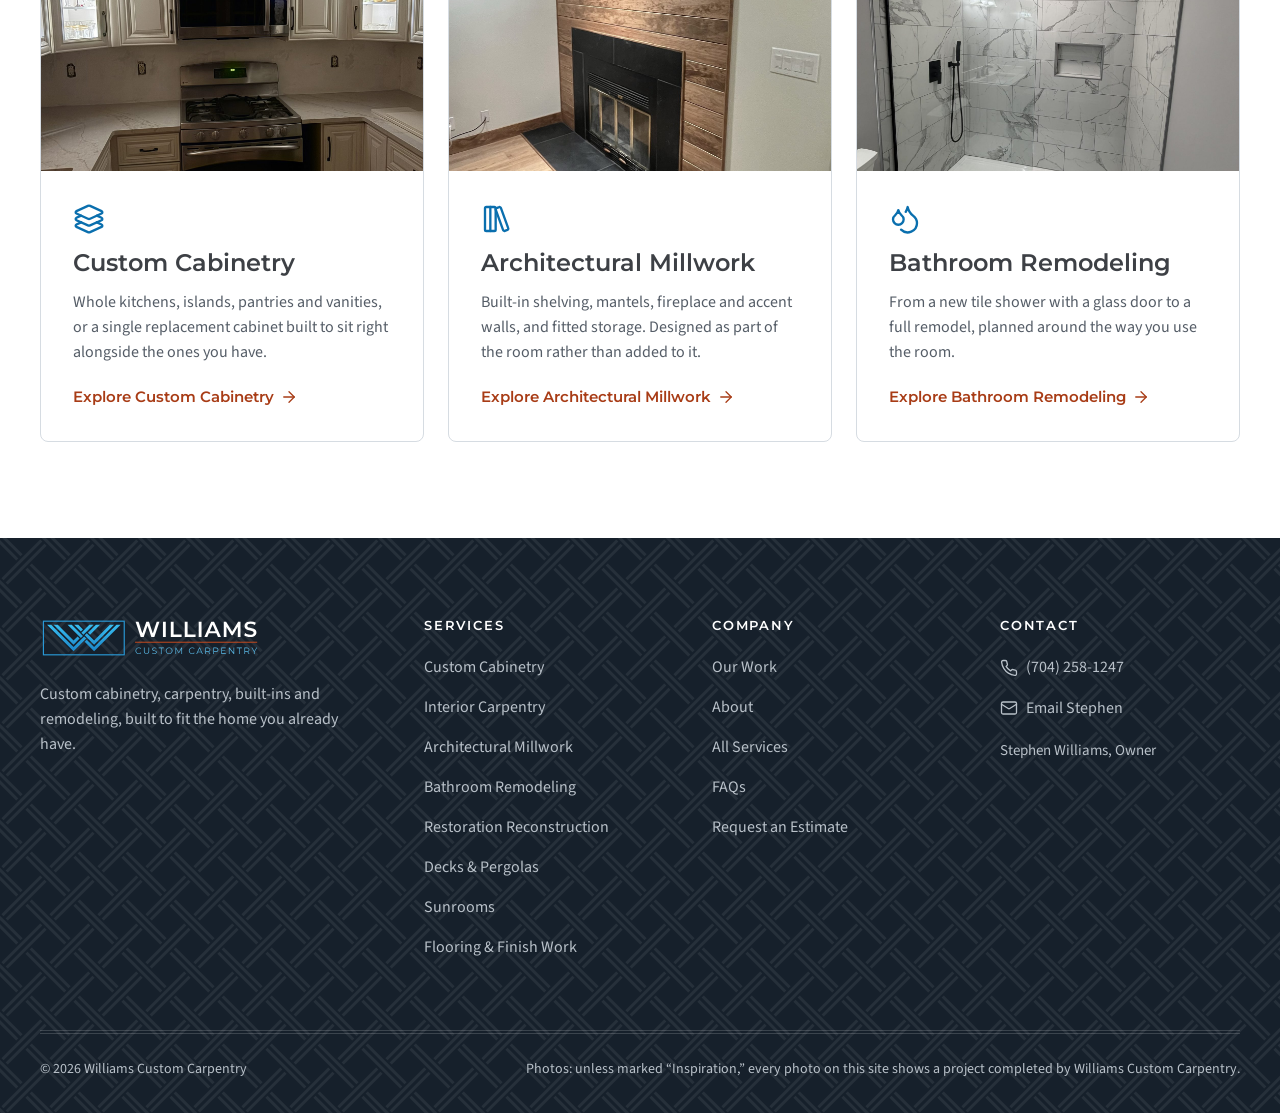
<file: interior-carpentry.html>
<!doctype html>
<html lang="en">
<head>
<meta charset="utf-8">
<meta name="viewport" content="width=device-width, initial-scale=1">
<title>Interior Doors, Closets &amp; Trim | Williams Custom Carpentry</title>
<meta name="description" content="Interior doors and hardware, closets, crown, baseboard and casing, with the drywall, caulk and paint that make new trim look like it was always there.">
<link rel="icon" href="site-assets/logos/favicon.ico" sizes="48x48">
<link rel="icon" href="site-assets/logos/wcc-favicon.svg" type="image/svg+xml">
<link rel="apple-touch-icon" href="site-assets/logos/apple-touch-icon.png">
<link rel="stylesheet" href="fonts.css">
<link rel="stylesheet" href="tokens.css">
<link rel="stylesheet" href="components.css">
</head>
<body>
<a class="skip-link" href="#main">Skip to content</a>
<header class="site-header">
  <div class="container site-header__inner">
    <a class="site-header__logo" href="index.html"><img src="site-assets/logos/wcc-logo-horizontal-fullcolor.svg" alt="Williams Custom Carpentry home" width="220" height="36"></a>
    <nav class="site-nav" aria-label="Main"><ul>
      <li class="nav-item--services"><button class="nav-link nav-trigger is-current" type="button" aria-expanded="false" aria-controls="services-menu">Services<svg aria-hidden="true" focusable="false" xmlns="http://www.w3.org/2000/svg" width="24" height="24" viewBox="0 0 24 24" fill="none" stroke="currentColor" stroke-width="1.75" stroke-linecap="round" stroke-linejoin="round" ><path d="m6 9 6 6 6-6" /></svg></button>
        <div class="mega" id="services-menu"><div class="mega__group"><p class="mega__heading">Inside the home</p><ul><li><a href="custom-cabinetry.html"><svg aria-hidden="true" focusable="false" xmlns="http://www.w3.org/2000/svg" width="24" height="24" viewBox="0 0 24 24" fill="none" stroke="currentColor" stroke-width="1.75" stroke-linecap="round" stroke-linejoin="round" ><path d="m12.83 2.18a2 2 0 0 0-1.66 0L2.6 6.08a1 1 0 0 0 0 1.83l8.58 3.91a2 2 0 0 0 1.66 0l8.58-3.9a1 1 0 0 0 0-1.83Z" /><path d="m6.08 9.5-3.5 1.6a1 1 0 0 0 0 1.81l8.6 3.91a2 2 0 0 0 1.65 0l8.58-3.9a1 1 0 0 0 0-1.83l-3.5-1.59" /><path d="m6.08 14.5-3.5 1.6a1 1 0 0 0 0 1.81l8.6 3.91a2 2 0 0 0 1.65 0l8.58-3.9a1 1 0 0 0 0-1.83l-3.5-1.59" /></svg><span>Custom Cabinetry</span></a></li><li><a href="interior-carpentry.html" aria-current="page"><svg aria-hidden="true" focusable="false" xmlns="http://www.w3.org/2000/svg" width="24" height="24" viewBox="0 0 24 24" fill="none" stroke="currentColor" stroke-width="1.75" stroke-linecap="round" stroke-linejoin="round" ><path d="M13 4h3a2 2 0 0 1 2 2v14" /><path d="M2 20h3" /><path d="M13 20h9" /><path d="M10 12v.01" /><path d="M13 4.562v16.157a1 1 0 0 1-1.242.97L5 20V5.562a2 2 0 0 1 1.515-1.94l4-1A2 2 0 0 1 13 4.561Z" /></svg><span>Interior Carpentry</span></a></li><li><a href="architectural-millwork.html"><svg aria-hidden="true" focusable="false" xmlns="http://www.w3.org/2000/svg" width="24" height="24" viewBox="0 0 24 24" fill="none" stroke="currentColor" stroke-width="1.75" stroke-linecap="round" stroke-linejoin="round" ><rect width="8" height="18" x="3" y="3" rx="1" /><path d="M7 3v18" /><path d="M20.4 18.9c.2.5-.1 1.1-.6 1.3l-1.9.7c-.5.2-1.1-.1-1.3-.6L11.1 5.1c-.2-.5.1-1.1.6-1.3l1.9-.7c.5-.2 1.1.1 1.3.6Z" /></svg><span>Architectural Millwork</span></a></li><li><a href="bathroom-remodeling.html"><svg aria-hidden="true" focusable="false" xmlns="http://www.w3.org/2000/svg" width="24" height="24" viewBox="0 0 24 24" fill="none" stroke="currentColor" stroke-width="1.75" stroke-linecap="round" stroke-linejoin="round" ><path d="M7 16.3c2.2 0 4-1.83 4-4.05 0-1.16-.57-2.26-1.71-3.19S7.29 6.75 7 5.3c-.29 1.45-1.14 2.84-2.29 3.76S3 11.1 3 12.25c0 2.22 1.8 4.05 4 4.05z" /><path d="M12.56 6.6A10.97 10.97 0 0 0 14 3.02c.5 2.5 2 4.9 4 6.5s3 3.5 3 5.5a6.98 6.98 0 0 1-11.91 4.97" /></svg><span>Bathroom Remodeling</span></a></li><li><a href="flooring-finish-work.html"><svg aria-hidden="true" focusable="false" xmlns="http://www.w3.org/2000/svg" width="24" height="24" viewBox="0 0 24 24" fill="none" stroke="currentColor" stroke-width="1.75" stroke-linecap="round" stroke-linejoin="round" ><rect width="16" height="6" x="2" y="2" rx="2" /><path d="M10 16v-2a2 2 0 0 1 2-2h8a2 2 0 0 0 2-2V7a2 2 0 0 0-2-2h-2" /><rect width="4" height="6" x="8" y="16" rx="1" /></svg><span>Flooring &amp; Finish Work</span></a></li></ul></div><div class="mega__group"><p class="mega__heading">Outdoor and additions</p><ul><li><a href="decks-pergolas.html"><svg aria-hidden="true" focusable="false" xmlns="http://www.w3.org/2000/svg" width="24" height="24" viewBox="0 0 24 24" fill="none" stroke="currentColor" stroke-width="1.75" stroke-linecap="round" stroke-linejoin="round" ><path d="m15 12-8.373 8.373a1 1 0 1 1-3-3L12 9" /><path d="m18 15 4-4" /><path d="m21.5 11.5-1.914-1.914A2 2 0 0 1 19 8.172V7l-2.26-2.26a6 6 0 0 0-4.202-1.756L9 2.96l.92.82A6.18 6.18 0 0 1 12 8.4V10l2 2h1.172a2 2 0 0 1 1.414.586L18.5 14.5" /></svg><span>Decks &amp; Pergolas</span></a></li><li><a href="sunrooms.html"><svg aria-hidden="true" focusable="false" xmlns="http://www.w3.org/2000/svg" width="24" height="24" viewBox="0 0 24 24" fill="none" stroke="currentColor" stroke-width="1.75" stroke-linecap="round" stroke-linejoin="round" ><path d="M15 21v-8a1 1 0 0 0-1-1h-4a1 1 0 0 0-1 1v8" /><path d="M3 10a2 2 0 0 1 .709-1.528l7-5.999a2 2 0 0 1 2.582 0l7 5.999A2 2 0 0 1 21 10v9a2 2 0 0 1-2 2H5a2 2 0 0 1-2-2z" /></svg><span>Sunrooms</span></a></li></ul></div><div class="mega__group"><p class="mega__heading">Repairs</p><ul><li><a href="restoration-reconstruction.html"><svg aria-hidden="true" focusable="false" xmlns="http://www.w3.org/2000/svg" width="24" height="24" viewBox="0 0 24 24" fill="none" stroke="currentColor" stroke-width="1.75" stroke-linecap="round" stroke-linejoin="round" ><rect width="8" height="4" x="8" y="2" rx="1" ry="1" /><path d="M16 4h2a2 2 0 0 1 2 2v14a2 2 0 0 1-2 2H6a2 2 0 0 1-2-2V6a2 2 0 0 1 2-2h2" /><path d="M12 11h4" /><path d="M12 16h4" /><path d="M8 11h.01" /><path d="M8 16h.01" /></svg><span>Restoration Reconstruction</span></a></li></ul></div><a class="mega__all" href="services.html">View all services<svg aria-hidden="true" focusable="false" xmlns="http://www.w3.org/2000/svg" width="24" height="24" viewBox="0 0 24 24" fill="none" stroke="currentColor" stroke-width="1.75" stroke-linecap="round" stroke-linejoin="round" ><path d="M5 12h14" /><path d="m12 5 7 7-7 7" /></svg></a></div></li>
      <li><a class="nav-link" href="our-work.html">Our Work</a></li><li><a class="nav-link" href="about.html">About</a></li><li><a class="nav-link" href="faqs.html">FAQs</a></li></ul></nav>
    <div class="site-header__actions">
      <a class="site-header__phone" href="tel:+17042581247"><svg aria-hidden="true" focusable="false" xmlns="http://www.w3.org/2000/svg" width="24" height="24" viewBox="0 0 24 24" fill="none" stroke="currentColor" stroke-width="1.75" stroke-linecap="round" stroke-linejoin="round" ><path d="M22 16.92v3a2 2 0 0 1-2.18 2 19.79 19.79 0 0 1-8.63-3.07 19.5 19.5 0 0 1-6-6 19.79 19.79 0 0 1-3.07-8.67A2 2 0 0 1 4.11 2h3a2 2 0 0 1 2 1.72 12.84 12.84 0 0 0 .7 2.81 2 2 0 0 1-.45 2.11L8.09 9.91a16 16 0 0 0 6 6l1.27-1.27a2 2 0 0 1 2.11-.45 12.84 12.84 0 0 0 2.81.7A2 2 0 0 1 22 16.92z" /></svg><span>(704) 258-1247</span></a>
      <a class="btn btn--primary site-header__cta" href="request-an-estimate.html"><span class="label-long">Request an Estimate</span><span class="label-short">Estimate</span></a>
      <button class="menu-button" type="button" aria-expanded="false" aria-controls="mobile-nav" aria-label="Menu"><svg aria-hidden="true" focusable="false" class="icon-open" xmlns="http://www.w3.org/2000/svg" width="24" height="24" viewBox="0 0 24 24" fill="none" stroke="currentColor" stroke-width="1.75" stroke-linecap="round" stroke-linejoin="round" ><line x1="4" x2="20" y1="12" y2="12" /><line x1="4" x2="20" y1="6" y2="6" /><line x1="4" x2="20" y1="18" y2="18" /></svg><svg aria-hidden="true" focusable="false" class="icon-close" xmlns="http://www.w3.org/2000/svg" width="24" height="24" viewBox="0 0 24 24" fill="none" stroke="currentColor" stroke-width="1.75" stroke-linecap="round" stroke-linejoin="round" ><path d="M18 6 6 18" /><path d="m6 6 12 12" /></svg><span class="menu-label">Menu</span></button>
    </div>
  </div>
  <nav class="mobile-nav" id="mobile-nav" aria-label="Main (mobile)">
    <ul><li class="mobile-nav__group"><p class="mobile-nav__heading">Inside the home</p><ul><li><a href="custom-cabinetry.html">Custom Cabinetry<svg aria-hidden="true" focusable="false" xmlns="http://www.w3.org/2000/svg" width="24" height="24" viewBox="0 0 24 24" fill="none" stroke="currentColor" stroke-width="1.75" stroke-linecap="round" stroke-linejoin="round" ><path d="M5 12h14" /><path d="m12 5 7 7-7 7" /></svg></a></li><li><a href="interior-carpentry.html" aria-current="page">Interior Carpentry<svg aria-hidden="true" focusable="false" xmlns="http://www.w3.org/2000/svg" width="24" height="24" viewBox="0 0 24 24" fill="none" stroke="currentColor" stroke-width="1.75" stroke-linecap="round" stroke-linejoin="round" ><path d="M5 12h14" /><path d="m12 5 7 7-7 7" /></svg></a></li><li><a href="architectural-millwork.html">Architectural Millwork<svg aria-hidden="true" focusable="false" xmlns="http://www.w3.org/2000/svg" width="24" height="24" viewBox="0 0 24 24" fill="none" stroke="currentColor" stroke-width="1.75" stroke-linecap="round" stroke-linejoin="round" ><path d="M5 12h14" /><path d="m12 5 7 7-7 7" /></svg></a></li><li><a href="bathroom-remodeling.html">Bathroom Remodeling<svg aria-hidden="true" focusable="false" xmlns="http://www.w3.org/2000/svg" width="24" height="24" viewBox="0 0 24 24" fill="none" stroke="currentColor" stroke-width="1.75" stroke-linecap="round" stroke-linejoin="round" ><path d="M5 12h14" /><path d="m12 5 7 7-7 7" /></svg></a></li><li><a href="flooring-finish-work.html">Flooring &amp; Finish Work<svg aria-hidden="true" focusable="false" xmlns="http://www.w3.org/2000/svg" width="24" height="24" viewBox="0 0 24 24" fill="none" stroke="currentColor" stroke-width="1.75" stroke-linecap="round" stroke-linejoin="round" ><path d="M5 12h14" /><path d="m12 5 7 7-7 7" /></svg></a></li></ul></li><li class="mobile-nav__group"><p class="mobile-nav__heading">Outdoor and additions</p><ul><li><a href="decks-pergolas.html">Decks &amp; Pergolas<svg aria-hidden="true" focusable="false" xmlns="http://www.w3.org/2000/svg" width="24" height="24" viewBox="0 0 24 24" fill="none" stroke="currentColor" stroke-width="1.75" stroke-linecap="round" stroke-linejoin="round" ><path d="M5 12h14" /><path d="m12 5 7 7-7 7" /></svg></a></li><li><a href="sunrooms.html">Sunrooms<svg aria-hidden="true" focusable="false" xmlns="http://www.w3.org/2000/svg" width="24" height="24" viewBox="0 0 24 24" fill="none" stroke="currentColor" stroke-width="1.75" stroke-linecap="round" stroke-linejoin="round" ><path d="M5 12h14" /><path d="m12 5 7 7-7 7" /></svg></a></li></ul></li><li class="mobile-nav__group"><p class="mobile-nav__heading">Repairs</p><ul><li><a href="restoration-reconstruction.html">Restoration Reconstruction<svg aria-hidden="true" focusable="false" xmlns="http://www.w3.org/2000/svg" width="24" height="24" viewBox="0 0 24 24" fill="none" stroke="currentColor" stroke-width="1.75" stroke-linecap="round" stroke-linejoin="round" ><path d="M5 12h14" /><path d="m12 5 7 7-7 7" /></svg></a></li></ul></li><li class="mobile-nav__group"><p class="mobile-nav__heading">Company</p><ul><li><a href="our-work.html">Our Work<svg aria-hidden="true" focusable="false" xmlns="http://www.w3.org/2000/svg" width="24" height="24" viewBox="0 0 24 24" fill="none" stroke="currentColor" stroke-width="1.75" stroke-linecap="round" stroke-linejoin="round" ><path d="M5 12h14" /><path d="m12 5 7 7-7 7" /></svg></a></li><li><a href="about.html">About<svg aria-hidden="true" focusable="false" xmlns="http://www.w3.org/2000/svg" width="24" height="24" viewBox="0 0 24 24" fill="none" stroke="currentColor" stroke-width="1.75" stroke-linecap="round" stroke-linejoin="round" ><path d="M5 12h14" /><path d="m12 5 7 7-7 7" /></svg></a></li><li><a href="faqs.html">FAQs<svg aria-hidden="true" focusable="false" xmlns="http://www.w3.org/2000/svg" width="24" height="24" viewBox="0 0 24 24" fill="none" stroke="currentColor" stroke-width="1.75" stroke-linecap="round" stroke-linejoin="round" ><path d="M5 12h14" /><path d="m12 5 7 7-7 7" /></svg></a></li><li><a href="services.html">All Services<svg aria-hidden="true" focusable="false" xmlns="http://www.w3.org/2000/svg" width="24" height="24" viewBox="0 0 24 24" fill="none" stroke="currentColor" stroke-width="1.75" stroke-linecap="round" stroke-linejoin="round" ><path d="M5 12h14" /><path d="m12 5 7 7-7 7" /></svg></a></li></ul></li></ul>
    <div class="mobile-nav__cta"><a class="btn btn--primary btn--block" href="request-an-estimate.html">Request an Estimate</a>
      <a class="btn btn--secondary btn--block" href="tel:+17042581247"><svg aria-hidden="true" focusable="false" xmlns="http://www.w3.org/2000/svg" width="24" height="24" viewBox="0 0 24 24" fill="none" stroke="currentColor" stroke-width="1.75" stroke-linecap="round" stroke-linejoin="round" ><path d="M22 16.92v3a2 2 0 0 1-2.18 2 19.79 19.79 0 0 1-8.63-3.07 19.5 19.5 0 0 1-6-6 19.79 19.79 0 0 1-3.07-8.67A2 2 0 0 1 4.11 2h3a2 2 0 0 1 2 1.72 12.84 12.84 0 0 0 .7 2.81 2 2 0 0 1-.45 2.11L8.09 9.91a16 16 0 0 0 6 6l1.27-1.27a2 2 0 0 1 2.11-.45 12.84 12.84 0 0 0 2.81.7A2 2 0 0 1 22 16.92z" /></svg>Call (704) 258-1247</a></div>
  </nav>
</header>
<main id="main">
<section class="page-header">
  <div class="container">
    <nav class="breadcrumbs" aria-label="Breadcrumb"><ol><li><a href="index.html">Home</a></li><li><a href="services.html">Services</a></li><li><span aria-current="page">Interior Carpentry</span></li></ol></nav>
    <div class="page-header__grid">
      <div><span class="wcc-eyebrow">Services</span><h1>Interior Doors, Closets and Trim</h1><span class="wcc-accent-rule"></span><p class="wcc-lead">Doors and trim are the details people notice without realizing it. Done well, they make a room feel finished.</p></div>
      <div><figure class="media"><div class="media__frame media__frame--4x3"><img src="img/p-door-casing.jpg" alt="Stained wood interior door with matching casing and baseboard" width="1500" height="2000" loading="eager" style="object-position: 50% 45%"></div><figcaption class="media__caption">Stained door, casing and base trim</figcaption></figure></div>
    </div>
  </div>
</section>

<section class="section section--subtle" aria-labelledby="ic-title">
  <div class="container feature">
    <div class="prose"><h2 id="ic-title">The Details That Finish a Room</h2><span class="wcc-accent-rule"></span>
      <p class="wcc-body">We hang interior doors and set their hardware, frame and finish closets, and run crown, baseboard and casing. We also handle the drywall patching, caulk and paint that make new trim look like it was always there.</p>
      <p class="wcc-body">This work can be part of a bigger cabinetry or remodeling project, or a job of its own.</p></div>
    <div class="group-card"><h3 class="wcc-h3">What’s Included</h3>
      <ul class="square-list"><li>Interior doors and hardware</li><li>Closet framing and drywall</li><li>Crown molding and casing</li><li>Baseboard and quarter-round</li><li>Cabinet trim</li><li>Caulk and finish paint</li><li>Clean transitions between new and existing work</li></ul></div>
  </div>
</section>
<section class="section" aria-labelledby="gal-title">
  <div class="container">
    <div class="section-heading"><span class="wcc-eyebrow">Our work</span><h2 id="gal-title">Recent Trim and Door Work</h2><span class="wcc-accent-rule"></span><p>A few recent jobs, all completed by Williams Custom Carpentry.</p></div>
    <div class="gallery"><figure class="media"><div class="media__frame media__frame--4x3"><img src="img/p-accent-wall.jpg" alt="Reclaimed-style wood plank accent wall" width="2000" height="1500" loading="lazy" style="object-position: 50% 50%"></div><figcaption class="media__caption">Wood plank accent wall</figcaption></figure><figure class="media"><div class="media__frame media__frame--4x3"><img src="img/p-sunroom-gable.jpg" alt="Sunroom with a vaulted ceiling, gable windows and tile floor" width="2000" height="1500" loading="lazy" style="object-position: 50% 50%"></div><figcaption class="media__caption">Sunroom windows, trim and tile floor</figcaption></figure><figure class="media"><div class="media__frame media__frame--4x3"><img src="img/p-sunroom.jpg" alt="Sunroom with painted walls, window trim and a tile floor" width="2000" height="1500" loading="lazy" style="object-position: 50% 50%"></div><figcaption class="media__caption">Sunroom interior and trim</figcaption></figure></div>
  </div>
</section>
<section class="section section--subtle" aria-labelledby="faq-title">
  <div class="container"><div class="section-heading"><h2 id="faq-title">Common Questions</h2><span class="wcc-accent-rule"></span></div><div class="faq"><details open><summary>Do you work on closets and interior doors?<svg aria-hidden="true" focusable="false" xmlns="http://www.w3.org/2000/svg" width="24" height="24" viewBox="0 0 24 24" fill="none" stroke="currentColor" stroke-width="1.75" stroke-linecap="round" stroke-linejoin="round" ><path d="m6 9 6 6 6-6" /></svg></summary><div class="faq__answer"><p>Yes. We frame and drywall closets, hang interior doors with their hinges, stops and hardware, and finish everything with casing and trim.</p></div></details><details><summary>Can you handle several parts of one renovation?<svg aria-hidden="true" focusable="false" xmlns="http://www.w3.org/2000/svg" width="24" height="24" viewBox="0 0 24 24" fill="none" stroke="currentColor" stroke-width="1.75" stroke-linecap="round" stroke-linejoin="round" ><path d="m6 9 6 6 6-6" /></svg></summary><div class="faq__answer"><p>Yes. Most projects span several kinds of work, like cabinets with flooring, trim, countertops, fixtures and paint, so we plan them as one job and do the work in the right order. If part of the job needs another trade, we’ll tell you up front.</p></div></details><details><summary>Do you provide written estimates?<svg aria-hidden="true" focusable="false" xmlns="http://www.w3.org/2000/svg" width="24" height="24" viewBox="0 0 24 24" fill="none" stroke="currentColor" stroke-width="1.75" stroke-linecap="round" stroke-linejoin="round" ><path d="m6 9 6 6 6-6" /></svg></summary><div class="faq__answer"><p>Yes. Your estimate is written out with the materials, quantities, labor and finish work for the project, so you can see what’s included before anything starts.</p></div></details></div>
  <p style="margin-top:24px"><a class="text-link" href="faqs.html">See all FAQs<svg aria-hidden="true" focusable="false" xmlns="http://www.w3.org/2000/svg" width="24" height="24" viewBox="0 0 24 24" fill="none" stroke="currentColor" stroke-width="1.75" stroke-linecap="round" stroke-linejoin="round" ><path d="M5 12h14" /><path d="m12 5 7 7-7 7" /></svg></a></p></div>
</section>
<section class="cta-band has-photo-bg" data-surface="dark" aria-labelledby="cta-title"><img class="photo-bg" src="img/p-accent-wall.jpg" alt="" aria-hidden="true" loading="lazy" style="object-position: 50% 50%"><span class="photo-scrim" aria-hidden="true"></span>
  <div class="container cta-band__inner">
    <div><h2 id="cta-title">Plan an Interior Carpentry Project</h2><p class="wcc-body">Send photos of the doors, closets or trim involved and a sentence or two about what you’d like to change.</p></div>
    <div class="btn-row"><a class="btn btn--primary" href="request-an-estimate.html">Request an Estimate</a><a class="btn btn--outline-light" href="services.html">View All Services</a></div>
  </div>
</section>
<section class="section" aria-labelledby="rel-title">
  <div class="container">
    <div class="section-heading"><span class="wcc-eyebrow">Related services</span><h2 id="rel-title">Often Part of the Same Project</h2><span class="wcc-accent-rule"></span></div>
    <div class="grid grid--3"><article class="service-card">
  <div class="service-card__media"><img src="img/p-raised-panel-kitchen.jpg" alt="" width="1500" height="2000" loading="lazy" style="object-position: 50% 45%"></div>
  <div class="service-card__body">
    <svg aria-hidden="true" focusable="false" class="service-card__icon" xmlns="http://www.w3.org/2000/svg" width="24" height="24" viewBox="0 0 24 24" fill="none" stroke="currentColor" stroke-width="1.75" stroke-linecap="round" stroke-linejoin="round" ><path d="m12.83 2.18a2 2 0 0 0-1.66 0L2.6 6.08a1 1 0 0 0 0 1.83l8.58 3.91a2 2 0 0 0 1.66 0l8.58-3.9a1 1 0 0 0 0-1.83Z" /><path d="m6.08 9.5-3.5 1.6a1 1 0 0 0 0 1.81l8.6 3.91a2 2 0 0 0 1.65 0l8.58-3.9a1 1 0 0 0 0-1.83l-3.5-1.59" /><path d="m6.08 14.5-3.5 1.6a1 1 0 0 0 0 1.81l8.6 3.91a2 2 0 0 0 1.65 0l8.58-3.9a1 1 0 0 0 0-1.83l-3.5-1.59" /></svg>
    <h3 class="wcc-h3 service-card__title"><a href="custom-cabinetry.html">Custom Cabinetry</a></h3>
    <p class="wcc-body-sm">Whole kitchens, islands, pantries and vanities, or a single replacement cabinet built to sit right alongside the ones you have.</p>
    <span class="text-link" aria-hidden="true">Explore Custom Cabinetry<svg aria-hidden="true" focusable="false" xmlns="http://www.w3.org/2000/svg" width="24" height="24" viewBox="0 0 24 24" fill="none" stroke="currentColor" stroke-width="1.75" stroke-linecap="round" stroke-linejoin="round" ><path d="M5 12h14" /><path d="m12 5 7 7-7 7" /></svg></span>
  </div>
</article><article class="service-card">
  <div class="service-card__media"><img src="img/p-fireplace-wall.jpg" alt="" width="1500" height="2000" loading="lazy" style="object-position: 50% 50%"></div>
  <div class="service-card__body">
    <svg aria-hidden="true" focusable="false" class="service-card__icon" xmlns="http://www.w3.org/2000/svg" width="24" height="24" viewBox="0 0 24 24" fill="none" stroke="currentColor" stroke-width="1.75" stroke-linecap="round" stroke-linejoin="round" ><rect width="8" height="18" x="3" y="3" rx="1" /><path d="M7 3v18" /><path d="M20.4 18.9c.2.5-.1 1.1-.6 1.3l-1.9.7c-.5.2-1.1-.1-1.3-.6L11.1 5.1c-.2-.5.1-1.1.6-1.3l1.9-.7c.5-.2 1.1.1 1.3.6Z" /></svg>
    <h3 class="wcc-h3 service-card__title"><a href="architectural-millwork.html">Architectural Millwork</a></h3>
    <p class="wcc-body-sm">Built-in shelving, mantels, fireplace and accent walls, and fitted storage. Designed as part of the room rather than added to it.</p>
    <span class="text-link" aria-hidden="true">Explore Architectural Millwork<svg aria-hidden="true" focusable="false" xmlns="http://www.w3.org/2000/svg" width="24" height="24" viewBox="0 0 24 24" fill="none" stroke="currentColor" stroke-width="1.75" stroke-linecap="round" stroke-linejoin="round" ><path d="M5 12h14" /><path d="m12 5 7 7-7 7" /></svg></span>
  </div>
</article><article class="service-card">
  <div class="service-card__media"><img src="img/p-shower-niche.jpg" alt="" width="1500" height="2000" loading="lazy" style="object-position: 50% 45%"></div>
  <div class="service-card__body">
    <svg aria-hidden="true" focusable="false" class="service-card__icon" xmlns="http://www.w3.org/2000/svg" width="24" height="24" viewBox="0 0 24 24" fill="none" stroke="currentColor" stroke-width="1.75" stroke-linecap="round" stroke-linejoin="round" ><path d="M7 16.3c2.2 0 4-1.83 4-4.05 0-1.16-.57-2.26-1.71-3.19S7.29 6.75 7 5.3c-.29 1.45-1.14 2.84-2.29 3.76S3 11.1 3 12.25c0 2.22 1.8 4.05 4 4.05z" /><path d="M12.56 6.6A10.97 10.97 0 0 0 14 3.02c.5 2.5 2 4.9 4 6.5s3 3.5 3 5.5a6.98 6.98 0 0 1-11.91 4.97" /></svg>
    <h3 class="wcc-h3 service-card__title"><a href="bathroom-remodeling.html">Bathroom Remodeling</a></h3>
    <p class="wcc-body-sm">From a new tile shower with a glass door to a full remodel, planned around the way you use the room.</p>
    <span class="text-link" aria-hidden="true">Explore Bathroom Remodeling<svg aria-hidden="true" focusable="false" xmlns="http://www.w3.org/2000/svg" width="24" height="24" viewBox="0 0 24 24" fill="none" stroke="currentColor" stroke-width="1.75" stroke-linecap="round" stroke-linejoin="round" ><path d="M5 12h14" /><path d="m12 5 7 7-7 7" /></svg></span>
  </div>
</article></div>
  </div>
</section>
</main>
<footer class="site-footer" data-surface="dark">
  <div class="container">
    <div class="site-footer__grid">
      <div class="site-footer__brand">
        <img src="site-assets/logos/wcc-logo-horizontal-reversed.svg" alt="Williams Custom Carpentry" width="220" height="36">
        <p>Custom cabinetry, carpentry, built-ins and remodeling, built to fit the home you already have.</p>
      </div>
      <div><h2>Services</h2><ul><li><a href="custom-cabinetry.html">Custom Cabinetry</a></li><li><a href="interior-carpentry.html">Interior Carpentry</a></li><li><a href="architectural-millwork.html">Architectural Millwork</a></li><li><a href="bathroom-remodeling.html">Bathroom Remodeling</a></li><li><a href="restoration-reconstruction.html">Restoration Reconstruction</a></li><li><a href="decks-pergolas.html">Decks &amp; Pergolas</a></li><li><a href="sunrooms.html">Sunrooms</a></li><li><a href="flooring-finish-work.html">Flooring &amp; Finish Work</a></li></ul></div>
      <div><h2>Company</h2><ul>
        <li><a href="our-work.html">Our Work</a></li><li><a href="about.html">About</a></li><li><a href="services.html">All Services</a></li>
        <li><a href="faqs.html">FAQs</a></li><li><a href="request-an-estimate.html">Request an Estimate</a></li></ul></div>
      <div><h2>Contact</h2><ul>
        <li><a href="tel:+17042581247"><svg aria-hidden="true" focusable="false" xmlns="http://www.w3.org/2000/svg" width="24" height="24" viewBox="0 0 24 24" fill="none" stroke="currentColor" stroke-width="1.75" stroke-linecap="round" stroke-linejoin="round" ><path d="M22 16.92v3a2 2 0 0 1-2.18 2 19.79 19.79 0 0 1-8.63-3.07 19.5 19.5 0 0 1-6-6 19.79 19.79 0 0 1-3.07-8.67A2 2 0 0 1 4.11 2h3a2 2 0 0 1 2 1.72 12.84 12.84 0 0 0 .7 2.81 2 2 0 0 1-.45 2.11L8.09 9.91a16 16 0 0 0 6 6l1.27-1.27a2 2 0 0 1 2.11-.45 12.84 12.84 0 0 0 2.81.7A2 2 0 0 1 22 16.92z" /></svg>(704) 258-1247</a></li>
        <li><a href="mailto:stephen@williamscustomcarpentry.com"><svg aria-hidden="true" focusable="false" xmlns="http://www.w3.org/2000/svg" width="24" height="24" viewBox="0 0 24 24" fill="none" stroke="currentColor" stroke-width="1.75" stroke-linecap="round" stroke-linejoin="round" ><rect width="20" height="16" x="2" y="4" rx="2" /><path d="m22 7-8.97 5.7a1.94 1.94 0 0 1-2.06 0L2 7" /></svg>Email Stephen</a></li></ul>
        <p style="margin-top:12px;font-size:15px">Stephen Williams, Owner</p></div>
    </div>
    <div class="site-footer__divider" aria-hidden="true"></div>
    <div class="site-footer__legal"><span>© 2026 Williams Custom Carpentry</span><span>Photos: unless marked “Inspiration,” every photo on this site shows a project completed by Williams Custom Carpentry.</span></div>
  </div>
</footer>
<script>
(function () {
  var b = document.querySelector('.menu-button'), m = document.getElementById('mobile-nav');
  if (b && m) {
    var label = b.querySelector('.menu-label');
    var set = function (open) { b.setAttribute('aria-expanded', String(open)); m.classList.toggle('is-open', open); label.textContent = open ? 'Close' : 'Menu'; b.setAttribute('aria-label', open ? 'Close menu' : 'Menu'); };
    b.addEventListener('click', function () { set(b.getAttribute('aria-expanded') !== 'true'); });
    document.addEventListener('keydown', function (e) { if (e.key === 'Escape' && b.getAttribute('aria-expanded') === 'true') { set(false); b.focus(); } });
    if (location.search.indexOf('menu=open') > -1) set(true);
  }
  var t = document.querySelector('.nav-trigger'), mega = document.getElementById('services-menu');
  if (t && mega) {
    var setM = function (open) { t.setAttribute('aria-expanded', String(open)); mega.classList.toggle('is-open', open); };
    t.addEventListener('click', function (e) { e.stopPropagation(); setM(t.getAttribute('aria-expanded') !== 'true'); });
    document.addEventListener('click', function (e) { if (!mega.contains(e.target)) setM(false); });
    document.addEventListener('keydown', function (e) { if (e.key === 'Escape' && t.getAttribute('aria-expanded') === 'true') { setM(false); t.focus(); } });
    mega.addEventListener('focusout', function (e) { if (!mega.contains(e.relatedTarget) && e.relatedTarget !== t) setM(false); });
    if (location.search.indexOf('services=open') > -1) setM(true);
  }
  var chips = document.querySelectorAll('[data-filter]');
  chips.forEach(function (c) {
    c.addEventListener('click', function () {
      var f = c.getAttribute('data-filter');
      chips.forEach(function (x) { x.setAttribute('aria-pressed', String(x === c)); });
      document.querySelectorAll('[data-cat]').forEach(function (it) { it.hidden = !(f === 'all' || it.getAttribute('data-cat') === f); });
      var n = document.querySelectorAll('[data-cat]:not([hidden])').length, s = document.getElementById('filter-status');
      if (s) s.textContent = n + (n === 1 ? ' project photo' : ' project photos') + ' shown';
    });
  });
  function fitRules() {
    document.querySelectorAll('.wcc-accent-rule').forEach(function (r) {
      var h = r.previousElementSibling;
      if (!h || !/^H[1-6]$/.test(h.tagName)) return;
      var rg = document.createRange(); rg.selectNodeContents(h);
      var L = Infinity, R = -Infinity;
      Array.prototype.forEach.call(rg.getClientRects(), function (q) { if (q.width) { L = Math.min(L, q.left); R = Math.max(R, q.right); } });
      if (R > L) r.style.width = Math.ceil(R - L) + 'px';
    });
  }
  fitRules();
  if (document.fonts && document.fonts.ready) document.fonts.ready.then(fitRules);
  var rq; window.addEventListener('resize', function () { cancelAnimationFrame(rq); rq = requestAnimationFrame(fitRules); });
  document.querySelectorAll('.upload').forEach(function (u) {
    ['dragenter', 'dragover'].forEach(function (t) { u.addEventListener(t, function () { u.classList.add('is-dragover'); }); });
    ['dragleave', 'drop'].forEach(function (t) { u.addEventListener(t, function () { u.classList.remove('is-dragover'); }); });
  });
})();
</script>
</body>
</html>
</file>
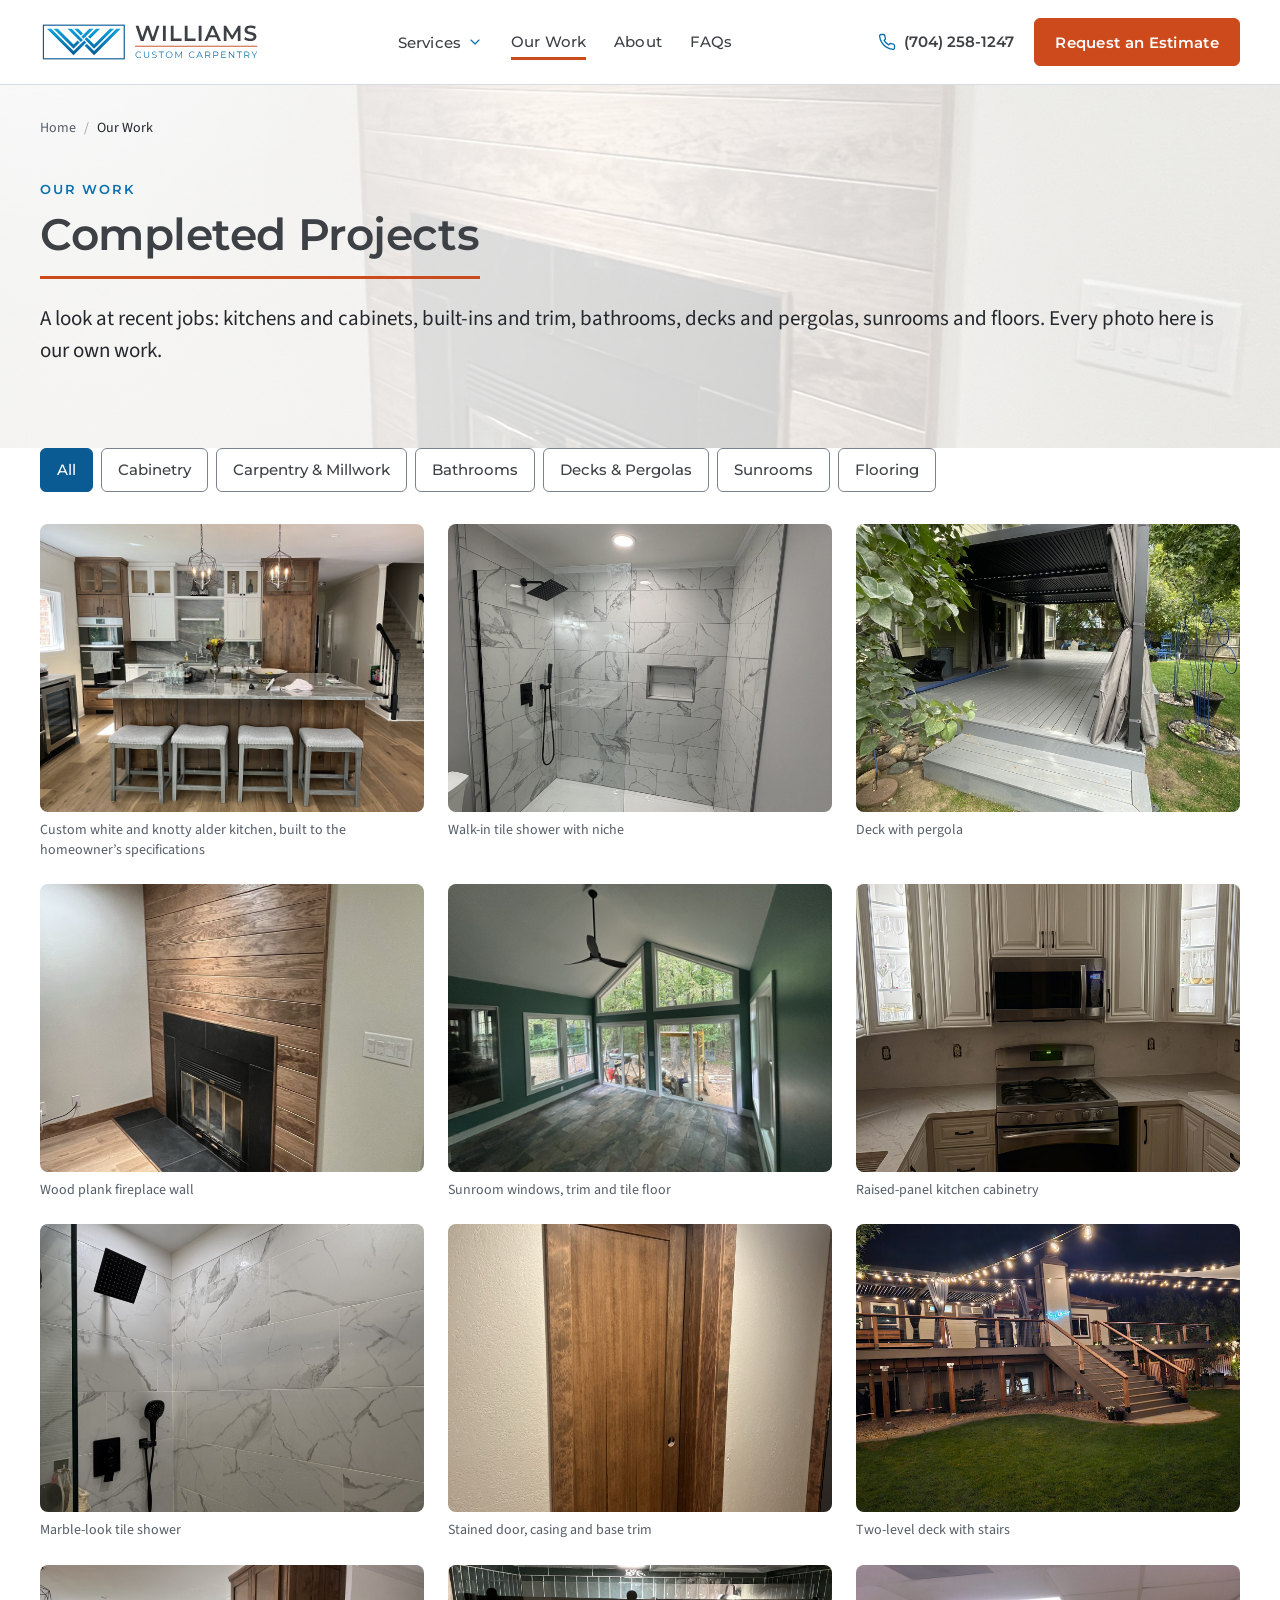
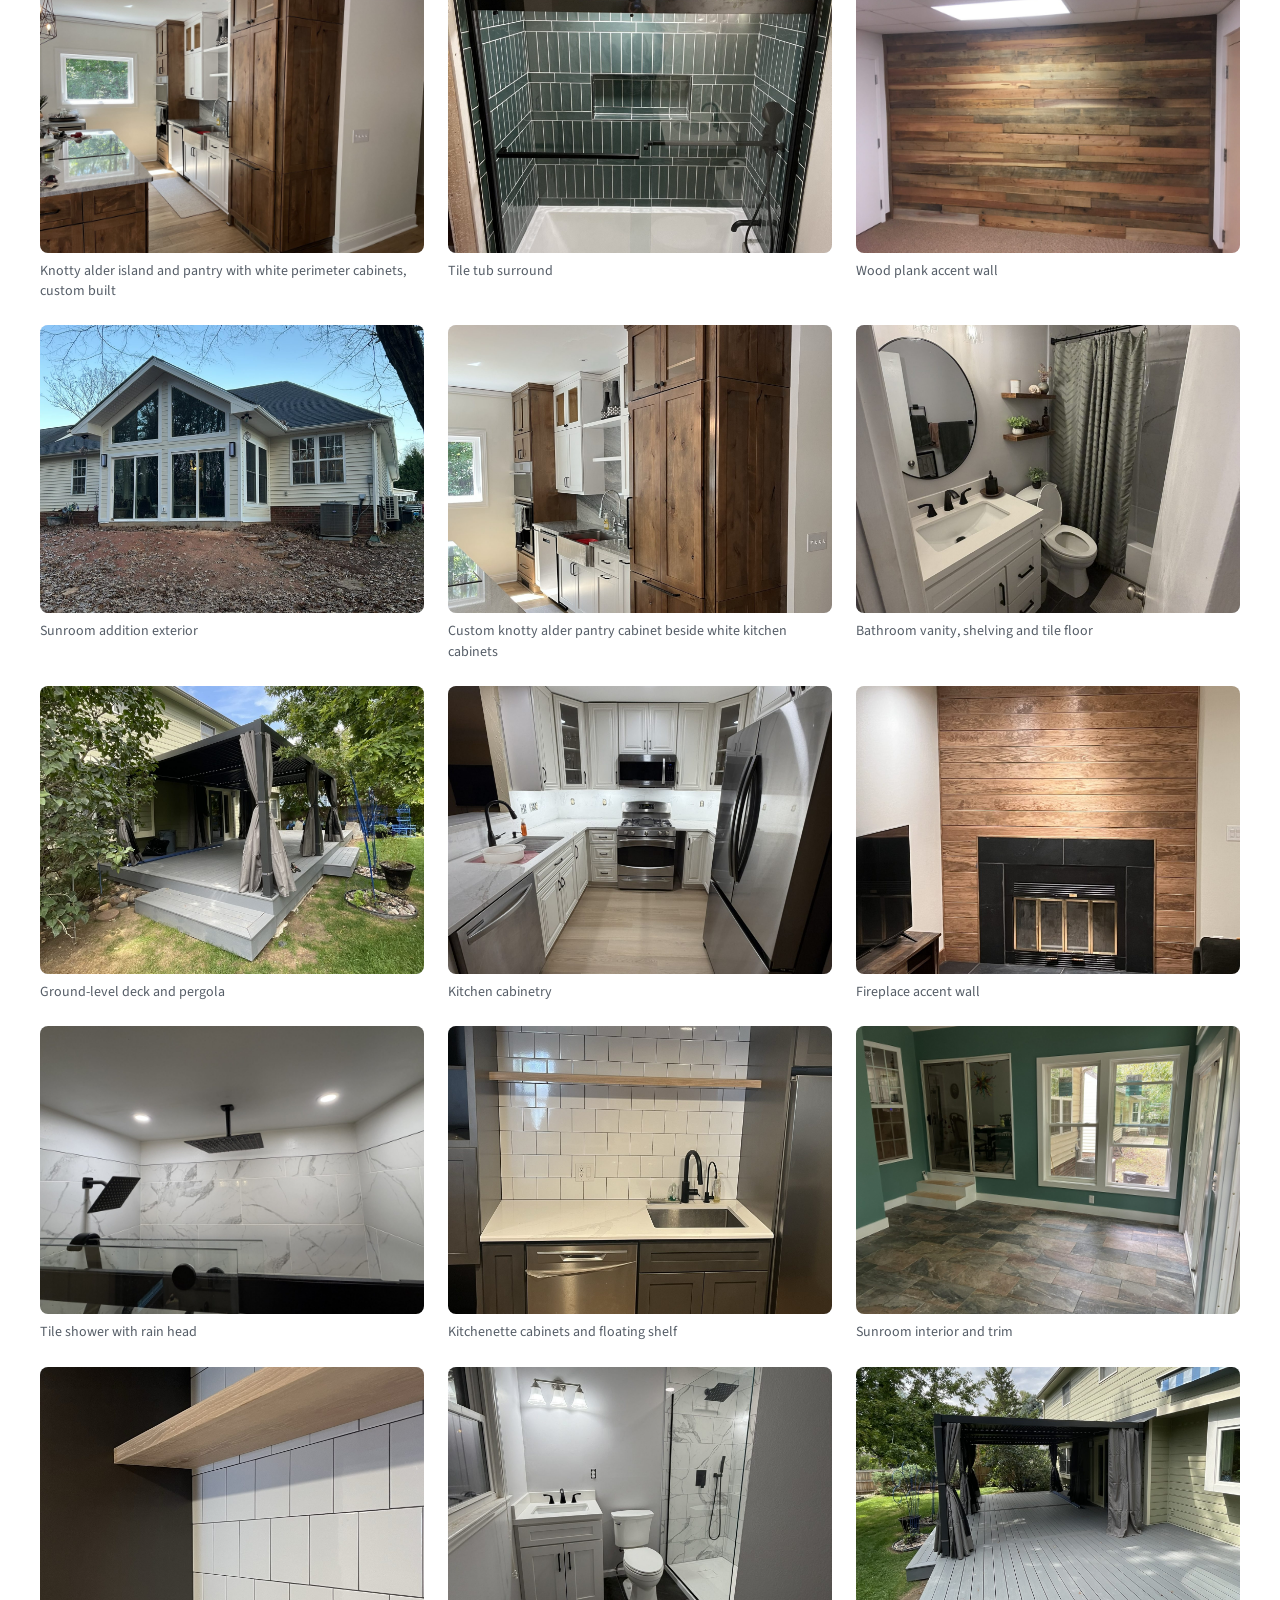
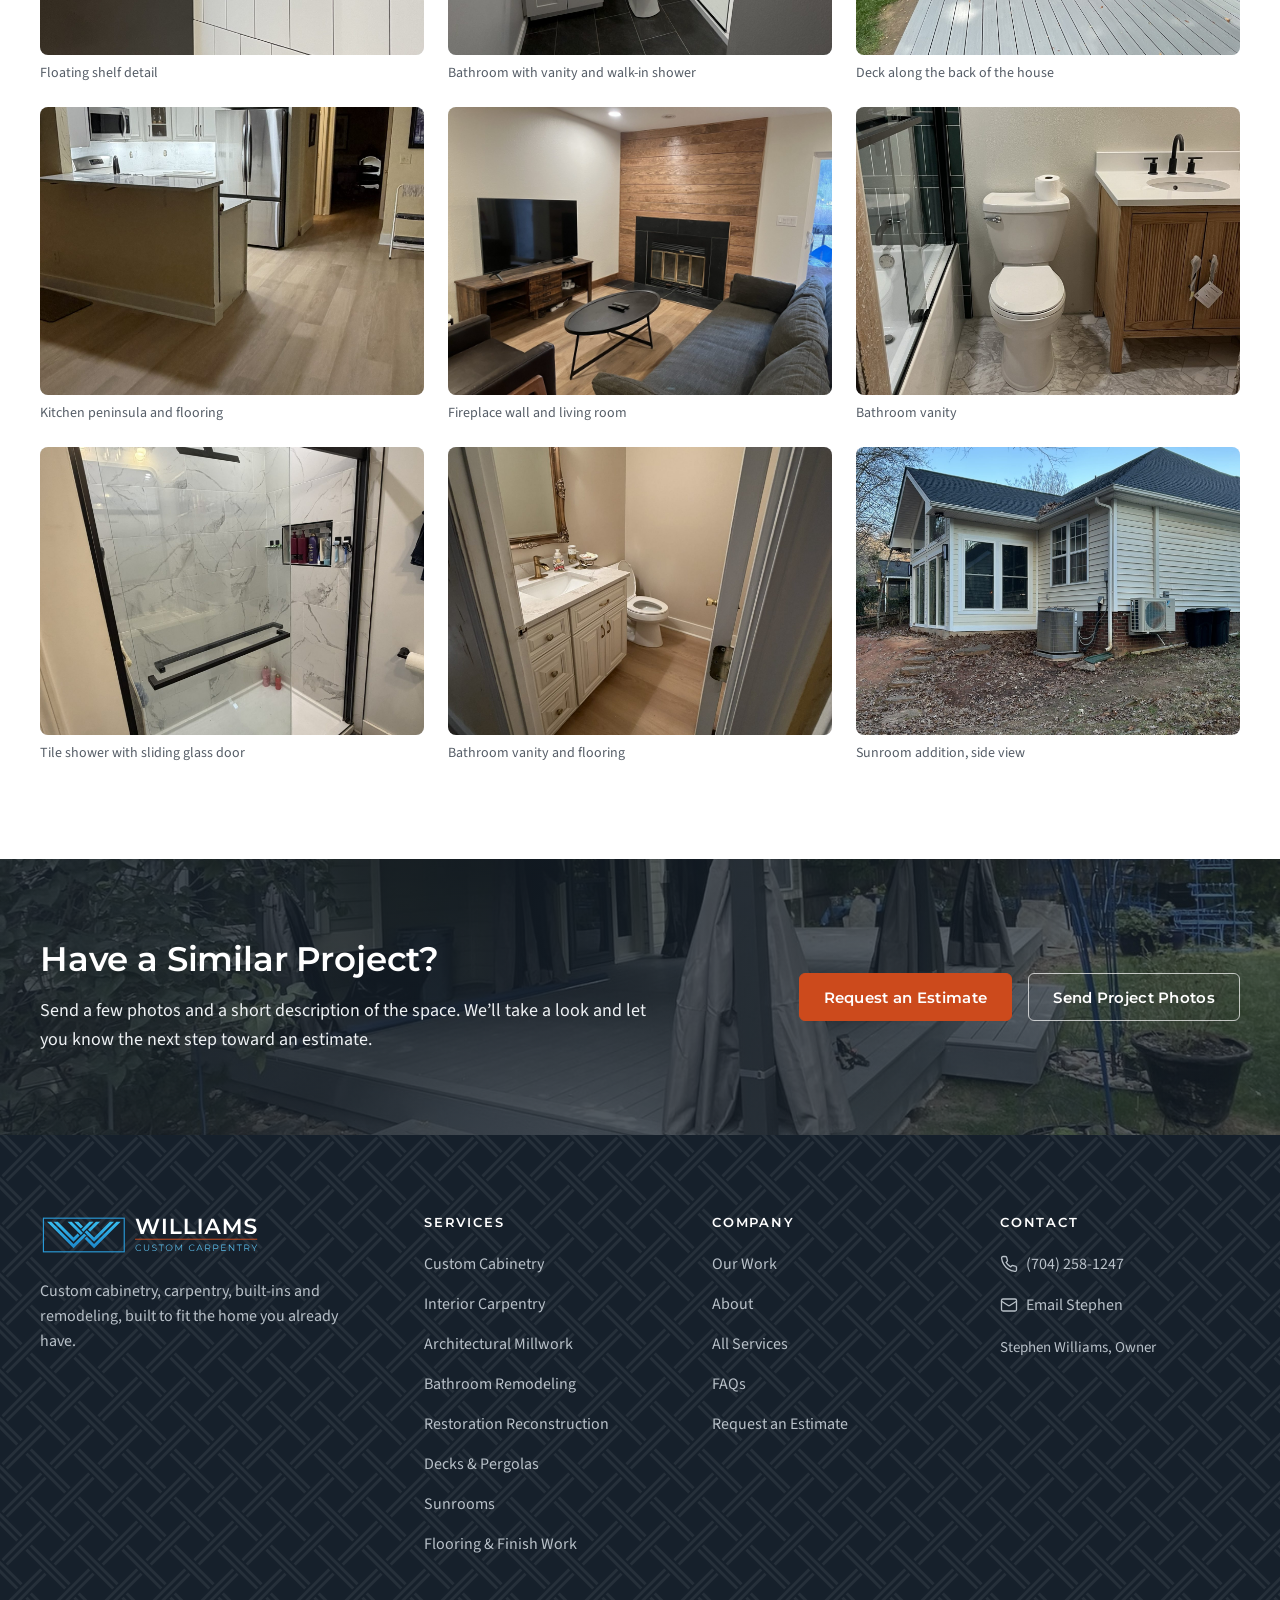
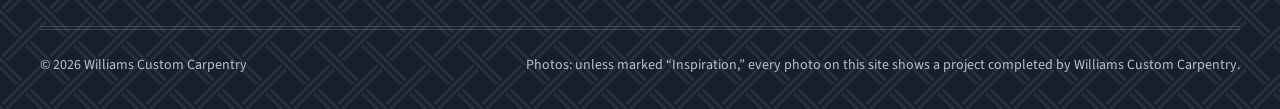
<file: our-work.html>
<!doctype html>
<html lang="en">
<head>
<meta charset="utf-8">
<meta name="viewport" content="width=device-width, initial-scale=1">
<title>Our Work | Williams Custom Carpentry</title>
<meta name="description" content="Photos of completed kitchens, cabinets, built-ins, trim, bathrooms, decks, pergolas, sunrooms and floors, all built by Williams Custom Carpentry.">
<link rel="icon" href="site-assets/logos/favicon.ico" sizes="48x48">
<link rel="icon" href="site-assets/logos/wcc-favicon.svg" type="image/svg+xml">
<link rel="apple-touch-icon" href="site-assets/logos/apple-touch-icon.png">
<link rel="stylesheet" href="fonts.css">
<link rel="stylesheet" href="tokens.css">
<link rel="stylesheet" href="components.css">
</head>
<body>
<a class="skip-link" href="#main">Skip to content</a>
<header class="site-header">
  <div class="container site-header__inner">
    <a class="site-header__logo" href="index.html"><img src="site-assets/logos/wcc-logo-horizontal-fullcolor.svg" alt="Williams Custom Carpentry home" width="220" height="36"></a>
    <nav class="site-nav" aria-label="Main"><ul>
      <li class="nav-item--services"><button class="nav-link nav-trigger" type="button" aria-expanded="false" aria-controls="services-menu">Services<svg aria-hidden="true" focusable="false" xmlns="http://www.w3.org/2000/svg" width="24" height="24" viewBox="0 0 24 24" fill="none" stroke="currentColor" stroke-width="1.75" stroke-linecap="round" stroke-linejoin="round" ><path d="m6 9 6 6 6-6" /></svg></button>
        <div class="mega" id="services-menu"><div class="mega__group"><p class="mega__heading">Inside the home</p><ul><li><a href="custom-cabinetry.html"><svg aria-hidden="true" focusable="false" xmlns="http://www.w3.org/2000/svg" width="24" height="24" viewBox="0 0 24 24" fill="none" stroke="currentColor" stroke-width="1.75" stroke-linecap="round" stroke-linejoin="round" ><path d="m12.83 2.18a2 2 0 0 0-1.66 0L2.6 6.08a1 1 0 0 0 0 1.83l8.58 3.91a2 2 0 0 0 1.66 0l8.58-3.9a1 1 0 0 0 0-1.83Z" /><path d="m6.08 9.5-3.5 1.6a1 1 0 0 0 0 1.81l8.6 3.91a2 2 0 0 0 1.65 0l8.58-3.9a1 1 0 0 0 0-1.83l-3.5-1.59" /><path d="m6.08 14.5-3.5 1.6a1 1 0 0 0 0 1.81l8.6 3.91a2 2 0 0 0 1.65 0l8.58-3.9a1 1 0 0 0 0-1.83l-3.5-1.59" /></svg><span>Custom Cabinetry</span></a></li><li><a href="interior-carpentry.html"><svg aria-hidden="true" focusable="false" xmlns="http://www.w3.org/2000/svg" width="24" height="24" viewBox="0 0 24 24" fill="none" stroke="currentColor" stroke-width="1.75" stroke-linecap="round" stroke-linejoin="round" ><path d="M13 4h3a2 2 0 0 1 2 2v14" /><path d="M2 20h3" /><path d="M13 20h9" /><path d="M10 12v.01" /><path d="M13 4.562v16.157a1 1 0 0 1-1.242.97L5 20V5.562a2 2 0 0 1 1.515-1.94l4-1A2 2 0 0 1 13 4.561Z" /></svg><span>Interior Carpentry</span></a></li><li><a href="architectural-millwork.html"><svg aria-hidden="true" focusable="false" xmlns="http://www.w3.org/2000/svg" width="24" height="24" viewBox="0 0 24 24" fill="none" stroke="currentColor" stroke-width="1.75" stroke-linecap="round" stroke-linejoin="round" ><rect width="8" height="18" x="3" y="3" rx="1" /><path d="M7 3v18" /><path d="M20.4 18.9c.2.5-.1 1.1-.6 1.3l-1.9.7c-.5.2-1.1-.1-1.3-.6L11.1 5.1c-.2-.5.1-1.1.6-1.3l1.9-.7c.5-.2 1.1.1 1.3.6Z" /></svg><span>Architectural Millwork</span></a></li><li><a href="bathroom-remodeling.html"><svg aria-hidden="true" focusable="false" xmlns="http://www.w3.org/2000/svg" width="24" height="24" viewBox="0 0 24 24" fill="none" stroke="currentColor" stroke-width="1.75" stroke-linecap="round" stroke-linejoin="round" ><path d="M7 16.3c2.2 0 4-1.83 4-4.05 0-1.16-.57-2.26-1.71-3.19S7.29 6.75 7 5.3c-.29 1.45-1.14 2.84-2.29 3.76S3 11.1 3 12.25c0 2.22 1.8 4.05 4 4.05z" /><path d="M12.56 6.6A10.97 10.97 0 0 0 14 3.02c.5 2.5 2 4.9 4 6.5s3 3.5 3 5.5a6.98 6.98 0 0 1-11.91 4.97" /></svg><span>Bathroom Remodeling</span></a></li><li><a href="flooring-finish-work.html"><svg aria-hidden="true" focusable="false" xmlns="http://www.w3.org/2000/svg" width="24" height="24" viewBox="0 0 24 24" fill="none" stroke="currentColor" stroke-width="1.75" stroke-linecap="round" stroke-linejoin="round" ><rect width="16" height="6" x="2" y="2" rx="2" /><path d="M10 16v-2a2 2 0 0 1 2-2h8a2 2 0 0 0 2-2V7a2 2 0 0 0-2-2h-2" /><rect width="4" height="6" x="8" y="16" rx="1" /></svg><span>Flooring &amp; Finish Work</span></a></li></ul></div><div class="mega__group"><p class="mega__heading">Outdoor and additions</p><ul><li><a href="decks-pergolas.html"><svg aria-hidden="true" focusable="false" xmlns="http://www.w3.org/2000/svg" width="24" height="24" viewBox="0 0 24 24" fill="none" stroke="currentColor" stroke-width="1.75" stroke-linecap="round" stroke-linejoin="round" ><path d="m15 12-8.373 8.373a1 1 0 1 1-3-3L12 9" /><path d="m18 15 4-4" /><path d="m21.5 11.5-1.914-1.914A2 2 0 0 1 19 8.172V7l-2.26-2.26a6 6 0 0 0-4.202-1.756L9 2.96l.92.82A6.18 6.18 0 0 1 12 8.4V10l2 2h1.172a2 2 0 0 1 1.414.586L18.5 14.5" /></svg><span>Decks &amp; Pergolas</span></a></li><li><a href="sunrooms.html"><svg aria-hidden="true" focusable="false" xmlns="http://www.w3.org/2000/svg" width="24" height="24" viewBox="0 0 24 24" fill="none" stroke="currentColor" stroke-width="1.75" stroke-linecap="round" stroke-linejoin="round" ><path d="M15 21v-8a1 1 0 0 0-1-1h-4a1 1 0 0 0-1 1v8" /><path d="M3 10a2 2 0 0 1 .709-1.528l7-5.999a2 2 0 0 1 2.582 0l7 5.999A2 2 0 0 1 21 10v9a2 2 0 0 1-2 2H5a2 2 0 0 1-2-2z" /></svg><span>Sunrooms</span></a></li></ul></div><div class="mega__group"><p class="mega__heading">Repairs</p><ul><li><a href="restoration-reconstruction.html"><svg aria-hidden="true" focusable="false" xmlns="http://www.w3.org/2000/svg" width="24" height="24" viewBox="0 0 24 24" fill="none" stroke="currentColor" stroke-width="1.75" stroke-linecap="round" stroke-linejoin="round" ><rect width="8" height="4" x="8" y="2" rx="1" ry="1" /><path d="M16 4h2a2 2 0 0 1 2 2v14a2 2 0 0 1-2 2H6a2 2 0 0 1-2-2V6a2 2 0 0 1 2-2h2" /><path d="M12 11h4" /><path d="M12 16h4" /><path d="M8 11h.01" /><path d="M8 16h.01" /></svg><span>Restoration Reconstruction</span></a></li></ul></div><a class="mega__all" href="services.html">View all services<svg aria-hidden="true" focusable="false" xmlns="http://www.w3.org/2000/svg" width="24" height="24" viewBox="0 0 24 24" fill="none" stroke="currentColor" stroke-width="1.75" stroke-linecap="round" stroke-linejoin="round" ><path d="M5 12h14" /><path d="m12 5 7 7-7 7" /></svg></a></div></li>
      <li><a class="nav-link" href="our-work.html" aria-current="page">Our Work</a></li><li><a class="nav-link" href="about.html">About</a></li><li><a class="nav-link" href="faqs.html">FAQs</a></li></ul></nav>
    <div class="site-header__actions">
      <a class="site-header__phone" href="tel:+17042581247"><svg aria-hidden="true" focusable="false" xmlns="http://www.w3.org/2000/svg" width="24" height="24" viewBox="0 0 24 24" fill="none" stroke="currentColor" stroke-width="1.75" stroke-linecap="round" stroke-linejoin="round" ><path d="M22 16.92v3a2 2 0 0 1-2.18 2 19.79 19.79 0 0 1-8.63-3.07 19.5 19.5 0 0 1-6-6 19.79 19.79 0 0 1-3.07-8.67A2 2 0 0 1 4.11 2h3a2 2 0 0 1 2 1.72 12.84 12.84 0 0 0 .7 2.81 2 2 0 0 1-.45 2.11L8.09 9.91a16 16 0 0 0 6 6l1.27-1.27a2 2 0 0 1 2.11-.45 12.84 12.84 0 0 0 2.81.7A2 2 0 0 1 22 16.92z" /></svg><span>(704) 258-1247</span></a>
      <a class="btn btn--primary site-header__cta" href="request-an-estimate.html"><span class="label-long">Request an Estimate</span><span class="label-short">Estimate</span></a>
      <button class="menu-button" type="button" aria-expanded="false" aria-controls="mobile-nav" aria-label="Menu"><svg aria-hidden="true" focusable="false" class="icon-open" xmlns="http://www.w3.org/2000/svg" width="24" height="24" viewBox="0 0 24 24" fill="none" stroke="currentColor" stroke-width="1.75" stroke-linecap="round" stroke-linejoin="round" ><line x1="4" x2="20" y1="12" y2="12" /><line x1="4" x2="20" y1="6" y2="6" /><line x1="4" x2="20" y1="18" y2="18" /></svg><svg aria-hidden="true" focusable="false" class="icon-close" xmlns="http://www.w3.org/2000/svg" width="24" height="24" viewBox="0 0 24 24" fill="none" stroke="currentColor" stroke-width="1.75" stroke-linecap="round" stroke-linejoin="round" ><path d="M18 6 6 18" /><path d="m6 6 12 12" /></svg><span class="menu-label">Menu</span></button>
    </div>
  </div>
  <nav class="mobile-nav" id="mobile-nav" aria-label="Main (mobile)">
    <ul><li class="mobile-nav__group"><p class="mobile-nav__heading">Inside the home</p><ul><li><a href="custom-cabinetry.html">Custom Cabinetry<svg aria-hidden="true" focusable="false" xmlns="http://www.w3.org/2000/svg" width="24" height="24" viewBox="0 0 24 24" fill="none" stroke="currentColor" stroke-width="1.75" stroke-linecap="round" stroke-linejoin="round" ><path d="M5 12h14" /><path d="m12 5 7 7-7 7" /></svg></a></li><li><a href="interior-carpentry.html">Interior Carpentry<svg aria-hidden="true" focusable="false" xmlns="http://www.w3.org/2000/svg" width="24" height="24" viewBox="0 0 24 24" fill="none" stroke="currentColor" stroke-width="1.75" stroke-linecap="round" stroke-linejoin="round" ><path d="M5 12h14" /><path d="m12 5 7 7-7 7" /></svg></a></li><li><a href="architectural-millwork.html">Architectural Millwork<svg aria-hidden="true" focusable="false" xmlns="http://www.w3.org/2000/svg" width="24" height="24" viewBox="0 0 24 24" fill="none" stroke="currentColor" stroke-width="1.75" stroke-linecap="round" stroke-linejoin="round" ><path d="M5 12h14" /><path d="m12 5 7 7-7 7" /></svg></a></li><li><a href="bathroom-remodeling.html">Bathroom Remodeling<svg aria-hidden="true" focusable="false" xmlns="http://www.w3.org/2000/svg" width="24" height="24" viewBox="0 0 24 24" fill="none" stroke="currentColor" stroke-width="1.75" stroke-linecap="round" stroke-linejoin="round" ><path d="M5 12h14" /><path d="m12 5 7 7-7 7" /></svg></a></li><li><a href="flooring-finish-work.html">Flooring &amp; Finish Work<svg aria-hidden="true" focusable="false" xmlns="http://www.w3.org/2000/svg" width="24" height="24" viewBox="0 0 24 24" fill="none" stroke="currentColor" stroke-width="1.75" stroke-linecap="round" stroke-linejoin="round" ><path d="M5 12h14" /><path d="m12 5 7 7-7 7" /></svg></a></li></ul></li><li class="mobile-nav__group"><p class="mobile-nav__heading">Outdoor and additions</p><ul><li><a href="decks-pergolas.html">Decks &amp; Pergolas<svg aria-hidden="true" focusable="false" xmlns="http://www.w3.org/2000/svg" width="24" height="24" viewBox="0 0 24 24" fill="none" stroke="currentColor" stroke-width="1.75" stroke-linecap="round" stroke-linejoin="round" ><path d="M5 12h14" /><path d="m12 5 7 7-7 7" /></svg></a></li><li><a href="sunrooms.html">Sunrooms<svg aria-hidden="true" focusable="false" xmlns="http://www.w3.org/2000/svg" width="24" height="24" viewBox="0 0 24 24" fill="none" stroke="currentColor" stroke-width="1.75" stroke-linecap="round" stroke-linejoin="round" ><path d="M5 12h14" /><path d="m12 5 7 7-7 7" /></svg></a></li></ul></li><li class="mobile-nav__group"><p class="mobile-nav__heading">Repairs</p><ul><li><a href="restoration-reconstruction.html">Restoration Reconstruction<svg aria-hidden="true" focusable="false" xmlns="http://www.w3.org/2000/svg" width="24" height="24" viewBox="0 0 24 24" fill="none" stroke="currentColor" stroke-width="1.75" stroke-linecap="round" stroke-linejoin="round" ><path d="M5 12h14" /><path d="m12 5 7 7-7 7" /></svg></a></li></ul></li><li class="mobile-nav__group"><p class="mobile-nav__heading">Company</p><ul><li><a href="our-work.html" aria-current="page">Our Work<svg aria-hidden="true" focusable="false" xmlns="http://www.w3.org/2000/svg" width="24" height="24" viewBox="0 0 24 24" fill="none" stroke="currentColor" stroke-width="1.75" stroke-linecap="round" stroke-linejoin="round" ><path d="M5 12h14" /><path d="m12 5 7 7-7 7" /></svg></a></li><li><a href="about.html">About<svg aria-hidden="true" focusable="false" xmlns="http://www.w3.org/2000/svg" width="24" height="24" viewBox="0 0 24 24" fill="none" stroke="currentColor" stroke-width="1.75" stroke-linecap="round" stroke-linejoin="round" ><path d="M5 12h14" /><path d="m12 5 7 7-7 7" /></svg></a></li><li><a href="faqs.html">FAQs<svg aria-hidden="true" focusable="false" xmlns="http://www.w3.org/2000/svg" width="24" height="24" viewBox="0 0 24 24" fill="none" stroke="currentColor" stroke-width="1.75" stroke-linecap="round" stroke-linejoin="round" ><path d="M5 12h14" /><path d="m12 5 7 7-7 7" /></svg></a></li><li><a href="services.html">All Services<svg aria-hidden="true" focusable="false" xmlns="http://www.w3.org/2000/svg" width="24" height="24" viewBox="0 0 24 24" fill="none" stroke="currentColor" stroke-width="1.75" stroke-linecap="round" stroke-linejoin="round" ><path d="M5 12h14" /><path d="m12 5 7 7-7 7" /></svg></a></li></ul></li></ul>
    <div class="mobile-nav__cta"><a class="btn btn--primary btn--block" href="request-an-estimate.html">Request an Estimate</a>
      <a class="btn btn--secondary btn--block" href="tel:+17042581247"><svg aria-hidden="true" focusable="false" xmlns="http://www.w3.org/2000/svg" width="24" height="24" viewBox="0 0 24 24" fill="none" stroke="currentColor" stroke-width="1.75" stroke-linecap="round" stroke-linejoin="round" ><path d="M22 16.92v3a2 2 0 0 1-2.18 2 19.79 19.79 0 0 1-8.63-3.07 19.5 19.5 0 0 1-6-6 19.79 19.79 0 0 1-3.07-8.67A2 2 0 0 1 4.11 2h3a2 2 0 0 1 2 1.72 12.84 12.84 0 0 0 .7 2.81 2 2 0 0 1-.45 2.11L8.09 9.91a16 16 0 0 0 6 6l1.27-1.27a2 2 0 0 1 2.11-.45 12.84 12.84 0 0 0 2.81.7A2 2 0 0 1 22 16.92z" /></svg>Call (704) 258-1247</a></div>
  </nav>
</header>
<main id="main">
<section class="page-header has-photo-bg"><img class="photo-bg" src="img/p-fireplace-wall.jpg" alt="" aria-hidden="true" style="object-position: 50% 50%"><span class="photo-scrim" aria-hidden="true"></span>
  <div class="container">
    <nav class="breadcrumbs" aria-label="Breadcrumb"><ol><li><a href="index.html">Home</a></li><li><span aria-current="page">Our Work</span></li></ol></nav>
    <div class="">
      <div><span class="wcc-eyebrow">Our Work</span><h1>Completed Projects</h1><span class="wcc-accent-rule"></span><p class="wcc-lead">A look at recent jobs: kitchens and cabinets, built-ins and trim, bathrooms, decks and pergolas, sunrooms and floors. Every photo here is our own work.</p></div>
      
    </div>
  </div>
</section>
<section class="section" style="padding-top:0" aria-label="Project photos">
  <div class="container">
    <div class="chips" role="group" aria-label="Filter projects"><button class="chip" type="button" data-filter="all" aria-pressed="true">All</button><button class="chip" type="button" data-filter="cabinetry" aria-pressed="false">Cabinetry</button><button class="chip" type="button" data-filter="carpentry" aria-pressed="false">Carpentry &amp; Millwork</button><button class="chip" type="button" data-filter="bath" aria-pressed="false">Bathrooms</button><button class="chip" type="button" data-filter="deck" aria-pressed="false">Decks &amp; Pergolas</button><button class="chip" type="button" data-filter="sunroom" aria-pressed="false">Sunrooms</button><button class="chip" type="button" data-filter="flooring" aria-pressed="false">Flooring</button></div>
    <p id="filter-status" class="visually-hidden" aria-live="polite"></p>
    <div class="gallery" style="margin-top:32px"><div data-cat="cabinetry"><figure class="media"><div class="media__frame media__frame--4x3"><img src="img/p-kitchen-island.jpg" alt="Kitchen with white upper cabinets, knotty alder base cabinets and pantry, and a knotty alder island with seating" width="2000" height="1500" loading="lazy" style="object-position: 50% 50%"></div><figcaption class="media__caption">Custom white and knotty alder kitchen, built to the homeowner’s specifications</figcaption></figure></div><div data-cat="bath"><figure class="media"><div class="media__frame media__frame--4x3"><img src="img/p-shower-niche.jpg" alt="Walk-in tile shower with a recessed niche, glass panel and matte black fixtures" width="1500" height="2000" loading="lazy" style="object-position: 50% 45%"></div><figcaption class="media__caption">Walk-in tile shower with niche</figcaption></figure></div><div data-cat="deck"><figure class="media"><div class="media__frame media__frame--4x3"><img src="img/p-deck-pergola.jpg" alt="Gray composite deck with a louvered pergola and curtains" width="1500" height="2000" loading="lazy" style="object-position: 50% 60%"></div><figcaption class="media__caption">Deck with pergola</figcaption></figure></div><div data-cat="carpentry"><figure class="media"><div class="media__frame media__frame--4x3"><img src="img/p-fireplace-wall.jpg" alt="Fireplace with a full-height wood plank surround and tile hearth" width="1500" height="2000" loading="lazy" style="object-position: 50% 50%"></div><figcaption class="media__caption">Wood plank fireplace wall</figcaption></figure></div><div data-cat="sunroom"><figure class="media"><div class="media__frame media__frame--4x3"><img src="img/p-sunroom-gable.jpg" alt="Sunroom with a vaulted ceiling, gable windows and tile floor" width="2000" height="1500" loading="lazy" style="object-position: 50% 50%"></div><figcaption class="media__caption">Sunroom windows, trim and tile floor</figcaption></figure></div><div data-cat="cabinetry"><figure class="media"><div class="media__frame media__frame--4x3"><img src="img/p-raised-panel-kitchen.jpg" alt="Cream raised-panel kitchen cabinets with lighted glass-front corner cabinets" width="1500" height="2000" loading="lazy" style="object-position: 50% 45%"></div><figcaption class="media__caption">Raised-panel kitchen cabinetry</figcaption></figure></div><div data-cat="bath"><figure class="media"><div class="media__frame media__frame--4x3"><img src="img/p-shower-marble.jpg" alt="Marble-look tile shower with a ceiling rain head and matte black fixtures" width="1500" height="2000" loading="lazy" style="object-position: 50% 40%"></div><figcaption class="media__caption">Marble-look tile shower</figcaption></figure></div><div data-cat="carpentry"><figure class="media"><div class="media__frame media__frame--4x3"><img src="img/p-door-casing.jpg" alt="Stained wood interior door with matching casing and baseboard" width="1500" height="2000" loading="lazy" style="object-position: 50% 45%"></div><figcaption class="media__caption">Stained door, casing and base trim</figcaption></figure></div><div data-cat="deck"><figure class="media"><div class="media__frame media__frame--4x3"><img src="img/p-deck-night.jpg" alt="Two-level deck with stairs and string lights at night" width="2000" height="1126" loading="lazy" style="object-position: 50% 50%"></div><figcaption class="media__caption">Two-level deck with stairs</figcaption></figure></div><div data-cat="cabinetry"><figure class="media"><div class="media__frame media__frame--4x3"><img src="img/p-kitchen-window.jpg" alt="Kitchen with a knotty alder island, white perimeter cabinets and a full-height knotty alder pantry cabinet" width="2000" height="1500" loading="lazy" style="object-position: 50% 50%"></div><figcaption class="media__caption">Knotty alder island and pantry with white perimeter cabinets, custom built</figcaption></figure></div><div data-cat="bath"><figure class="media"><div class="media__frame media__frame--4x3"><img src="img/p-tub-tile.jpg" alt="Green subway-tile tub surround with a glass door" width="1500" height="2000" loading="lazy" style="object-position: 50% 55%"></div><figcaption class="media__caption">Tile tub surround</figcaption></figure></div><div data-cat="carpentry"><figure class="media"><div class="media__frame media__frame--4x3"><img src="img/p-accent-wall.jpg" alt="Reclaimed-style wood plank accent wall" width="2000" height="1500" loading="lazy" style="object-position: 50% 50%"></div><figcaption class="media__caption">Wood plank accent wall</figcaption></figure></div><div data-cat="sunroom"><figure class="media"><div class="media__frame media__frame--4x3"><img src="img/p-sunroom-exterior.jpg" alt="Sunroom addition with a gable wall of windows" width="1500" height="2000" loading="lazy" style="object-position: 50% 45%"></div><figcaption class="media__caption">Sunroom addition exterior</figcaption></figure></div><div data-cat="cabinetry"><figure class="media"><div class="media__frame media__frame--4x3"><img src="img/p-pantry-cabinet.jpg" alt="Full-height knotty alder pantry cabinet beside a run of white kitchen cabinets" width="1500" height="2000" loading="lazy" style="object-position: 50% 40%"></div><figcaption class="media__caption">Custom knotty alder pantry cabinet beside white kitchen cabinets</figcaption></figure></div><div data-cat="bath"><figure class="media"><div class="media__frame media__frame--4x3"><img src="img/p-bath-vanity-round.jpg" alt="Bathroom with a white vanity, round mirror, floating shelves and dark tile floor" width="1500" height="2000" loading="lazy" style="object-position: 50% 55%"></div><figcaption class="media__caption">Bathroom vanity, shelving and tile floor</figcaption></figure></div><div data-cat="deck"><figure class="media"><div class="media__frame media__frame--4x3"><img src="img/p-deck-pergola-2.jpg" alt="Ground-level deck with a louvered pergola surrounded by trees" width="1500" height="2000" loading="lazy" style="object-position: 50% 60%"></div><figcaption class="media__caption">Ground-level deck and pergola</figcaption></figure></div><div data-cat="cabinetry"><figure class="media"><div class="media__frame media__frame--4x3"><img src="img/p-galley-kitchen.jpg" alt="Galley kitchen with cream cabinets, stainless appliances and wide-plank flooring" width="1500" height="2000" loading="lazy" style="object-position: 50% 45%"></div><figcaption class="media__caption">Kitchen cabinetry</figcaption></figure></div><div data-cat="carpentry"><figure class="media"><div class="media__frame media__frame--4x3"><img src="img/p-fireplace-room.jpg" alt="Living room with a wood plank fireplace wall" width="1500" height="2000" loading="lazy" style="object-position: 50% 50%"></div><figcaption class="media__caption">Fireplace accent wall</figcaption></figure></div><div data-cat="bath"><figure class="media"><div class="media__frame media__frame--4x3"><img src="img/p-shower-wide.jpg" alt="Large marble-look tile shower with a ceiling-mounted rain head" width="2000" height="1500" loading="lazy" style="object-position: 50% 50%"></div><figcaption class="media__caption">Tile shower with rain head</figcaption></figure></div><div data-cat="cabinetry"><figure class="media"><div class="media__frame media__frame--4x3"><img src="img/p-kitchenette.jpg" alt="Kitchenette with gray cabinets, white tile backsplash and a wood floating shelf" width="1500" height="2000" loading="lazy" style="object-position: 50% 55%"></div><figcaption class="media__caption">Kitchenette cabinets and floating shelf</figcaption></figure></div><div data-cat="sunroom"><figure class="media"><div class="media__frame media__frame--4x3"><img src="img/p-sunroom.jpg" alt="Sunroom with painted walls, window trim and a tile floor" width="2000" height="1500" loading="lazy" style="object-position: 50% 50%"></div><figcaption class="media__caption">Sunroom interior and trim</figcaption></figure></div><div data-cat="carpentry"><figure class="media"><div class="media__frame media__frame--4x3"><img src="img/p-floating-shelf.jpg" alt="Wood floating shelf over a white tile backsplash" width="1500" height="2000" loading="lazy" style="object-position: 50% 30%"></div><figcaption class="media__caption">Floating shelf detail</figcaption></figure></div><div data-cat="bath"><figure class="media"><div class="media__frame media__frame--4x3"><img src="img/p-bath-vanity-tile.jpg" alt="Bathroom with a white vanity, walk-in shower and dark plank-look tile floor" width="1500" height="2000" loading="lazy" style="object-position: 50% 55%"></div><figcaption class="media__caption">Bathroom with vanity and walk-in shower</figcaption></figure></div><div data-cat="deck"><figure class="media"><div class="media__frame media__frame--4x3"><img src="img/p-deck-long.jpg" alt="Long gray deck along the back of a house with a pergola at the end" width="1500" height="2000" loading="lazy" style="object-position: 50% 65%"></div><figcaption class="media__caption">Deck along the back of the house</figcaption></figure></div><div data-cat="flooring"><figure class="media"><div class="media__frame media__frame--4x3"><img src="img/p-kitchen-peninsula.jpg" alt="Kitchen peninsula with cream cabinets and wide-plank flooring" width="1500" height="2000" loading="lazy" style="object-position: 50% 60%"></div><figcaption class="media__caption">Kitchen peninsula and flooring</figcaption></figure></div><div data-cat="flooring"><figure class="media"><div class="media__frame media__frame--4x3"><img src="img/p-fireplace-living.jpg" alt="Living room with a wood plank fireplace wall and new flooring" width="2000" height="1500" loading="lazy" style="object-position: 50% 50%"></div><figcaption class="media__caption">Fireplace wall and living room</figcaption></figure></div><div data-cat="bath"><figure class="media"><div class="media__frame media__frame--4x3"><img src="img/p-wood-vanity.jpg" alt="Wood bathroom vanity with a white top" width="1500" height="2000" loading="lazy" style="object-position: 50% 70%"></div><figcaption class="media__caption">Bathroom vanity</figcaption></figure></div><div data-cat="bath"><figure class="media"><div class="media__frame media__frame--4x3"><img src="img/p-shower-door.jpg" alt="Tile shower with a black-framed sliding glass door" width="1500" height="2000" loading="lazy" style="object-position: 50% 45%"></div><figcaption class="media__caption">Tile shower with sliding glass door</figcaption></figure></div><div data-cat="bath"><figure class="media"><div class="media__frame media__frame--4x3"><img src="img/p-bath-cream.jpg" alt="Bathroom with a cream vanity, framed mirror and wood-look floor" width="1500" height="2000" loading="lazy" style="object-position: 50% 55%"></div><figcaption class="media__caption">Bathroom vanity and flooring</figcaption></figure></div><div data-cat="sunroom"><figure class="media"><div class="media__frame media__frame--4x3"><img src="img/p-sunroom-side.jpg" alt="Side view of a sunroom addition with windows and doors" width="1500" height="2000" loading="lazy" style="object-position: 50% 45%"></div><figcaption class="media__caption">Sunroom addition, side view</figcaption></figure></div></div>
  </div>
</section>
<section class="cta-band has-photo-bg" data-surface="dark" aria-labelledby="cta-title"><img class="photo-bg" src="img/p-deck-pergola-2.jpg" alt="" aria-hidden="true" loading="lazy" style="object-position: 50% 60%"><span class="photo-scrim" aria-hidden="true"></span>
  <div class="container cta-band__inner">
    <div><h2 id="cta-title">Have a Similar Project?</h2><p class="wcc-body">Send a few photos and a short description of the space. We’ll take a look and let you know the next step toward an estimate.</p></div>
    <div class="btn-row"><a class="btn btn--primary" href="request-an-estimate.html">Request an Estimate</a><a class="btn btn--outline-light" href="request-an-estimate.html#photos">Send Project Photos</a></div>
  </div>
</section>
</main>
<footer class="site-footer" data-surface="dark">
  <div class="container">
    <div class="site-footer__grid">
      <div class="site-footer__brand">
        <img src="site-assets/logos/wcc-logo-horizontal-reversed.svg" alt="Williams Custom Carpentry" width="220" height="36">
        <p>Custom cabinetry, carpentry, built-ins and remodeling, built to fit the home you already have.</p>
      </div>
      <div><h2>Services</h2><ul><li><a href="custom-cabinetry.html">Custom Cabinetry</a></li><li><a href="interior-carpentry.html">Interior Carpentry</a></li><li><a href="architectural-millwork.html">Architectural Millwork</a></li><li><a href="bathroom-remodeling.html">Bathroom Remodeling</a></li><li><a href="restoration-reconstruction.html">Restoration Reconstruction</a></li><li><a href="decks-pergolas.html">Decks &amp; Pergolas</a></li><li><a href="sunrooms.html">Sunrooms</a></li><li><a href="flooring-finish-work.html">Flooring &amp; Finish Work</a></li></ul></div>
      <div><h2>Company</h2><ul>
        <li><a href="our-work.html">Our Work</a></li><li><a href="about.html">About</a></li><li><a href="services.html">All Services</a></li>
        <li><a href="faqs.html">FAQs</a></li><li><a href="request-an-estimate.html">Request an Estimate</a></li></ul></div>
      <div><h2>Contact</h2><ul>
        <li><a href="tel:+17042581247"><svg aria-hidden="true" focusable="false" xmlns="http://www.w3.org/2000/svg" width="24" height="24" viewBox="0 0 24 24" fill="none" stroke="currentColor" stroke-width="1.75" stroke-linecap="round" stroke-linejoin="round" ><path d="M22 16.92v3a2 2 0 0 1-2.18 2 19.79 19.79 0 0 1-8.63-3.07 19.5 19.5 0 0 1-6-6 19.79 19.79 0 0 1-3.07-8.67A2 2 0 0 1 4.11 2h3a2 2 0 0 1 2 1.72 12.84 12.84 0 0 0 .7 2.81 2 2 0 0 1-.45 2.11L8.09 9.91a16 16 0 0 0 6 6l1.27-1.27a2 2 0 0 1 2.11-.45 12.84 12.84 0 0 0 2.81.7A2 2 0 0 1 22 16.92z" /></svg>(704) 258-1247</a></li>
        <li><a href="mailto:stephen@williamscustomcarpentry.com"><svg aria-hidden="true" focusable="false" xmlns="http://www.w3.org/2000/svg" width="24" height="24" viewBox="0 0 24 24" fill="none" stroke="currentColor" stroke-width="1.75" stroke-linecap="round" stroke-linejoin="round" ><rect width="20" height="16" x="2" y="4" rx="2" /><path d="m22 7-8.97 5.7a1.94 1.94 0 0 1-2.06 0L2 7" /></svg>Email Stephen</a></li></ul>
        <p style="margin-top:12px;font-size:15px">Stephen Williams, Owner</p></div>
    </div>
    <div class="site-footer__divider" aria-hidden="true"></div>
    <div class="site-footer__legal"><span>© 2026 Williams Custom Carpentry</span><span>Photos: unless marked “Inspiration,” every photo on this site shows a project completed by Williams Custom Carpentry.</span></div>
  </div>
</footer>
<script>
(function () {
  var b = document.querySelector('.menu-button'), m = document.getElementById('mobile-nav');
  if (b && m) {
    var label = b.querySelector('.menu-label');
    var set = function (open) { b.setAttribute('aria-expanded', String(open)); m.classList.toggle('is-open', open); label.textContent = open ? 'Close' : 'Menu'; b.setAttribute('aria-label', open ? 'Close menu' : 'Menu'); };
    b.addEventListener('click', function () { set(b.getAttribute('aria-expanded') !== 'true'); });
    document.addEventListener('keydown', function (e) { if (e.key === 'Escape' && b.getAttribute('aria-expanded') === 'true') { set(false); b.focus(); } });
    if (location.search.indexOf('menu=open') > -1) set(true);
  }
  var t = document.querySelector('.nav-trigger'), mega = document.getElementById('services-menu');
  if (t && mega) {
    var setM = function (open) { t.setAttribute('aria-expanded', String(open)); mega.classList.toggle('is-open', open); };
    t.addEventListener('click', function (e) { e.stopPropagation(); setM(t.getAttribute('aria-expanded') !== 'true'); });
    document.addEventListener('click', function (e) { if (!mega.contains(e.target)) setM(false); });
    document.addEventListener('keydown', function (e) { if (e.key === 'Escape' && t.getAttribute('aria-expanded') === 'true') { setM(false); t.focus(); } });
    mega.addEventListener('focusout', function (e) { if (!mega.contains(e.relatedTarget) && e.relatedTarget !== t) setM(false); });
    if (location.search.indexOf('services=open') > -1) setM(true);
  }
  var chips = document.querySelectorAll('[data-filter]');
  chips.forEach(function (c) {
    c.addEventListener('click', function () {
      var f = c.getAttribute('data-filter');
      chips.forEach(function (x) { x.setAttribute('aria-pressed', String(x === c)); });
      document.querySelectorAll('[data-cat]').forEach(function (it) { it.hidden = !(f === 'all' || it.getAttribute('data-cat') === f); });
      var n = document.querySelectorAll('[data-cat]:not([hidden])').length, s = document.getElementById('filter-status');
      if (s) s.textContent = n + (n === 1 ? ' project photo' : ' project photos') + ' shown';
    });
  });
  function fitRules() {
    document.querySelectorAll('.wcc-accent-rule').forEach(function (r) {
      var h = r.previousElementSibling;
      if (!h || !/^H[1-6]$/.test(h.tagName)) return;
      var rg = document.createRange(); rg.selectNodeContents(h);
      var L = Infinity, R = -Infinity;
      Array.prototype.forEach.call(rg.getClientRects(), function (q) { if (q.width) { L = Math.min(L, q.left); R = Math.max(R, q.right); } });
      if (R > L) r.style.width = Math.ceil(R - L) + 'px';
    });
  }
  fitRules();
  if (document.fonts && document.fonts.ready) document.fonts.ready.then(fitRules);
  var rq; window.addEventListener('resize', function () { cancelAnimationFrame(rq); rq = requestAnimationFrame(fitRules); });
  document.querySelectorAll('.upload').forEach(function (u) {
    ['dragenter', 'dragover'].forEach(function (t) { u.addEventListener(t, function () { u.classList.add('is-dragover'); }); });
    ['dragleave', 'drop'].forEach(function (t) { u.addEventListener(t, function () { u.classList.remove('is-dragover'); }); });
  });
})();
</script>
</body>
</html>
</file>
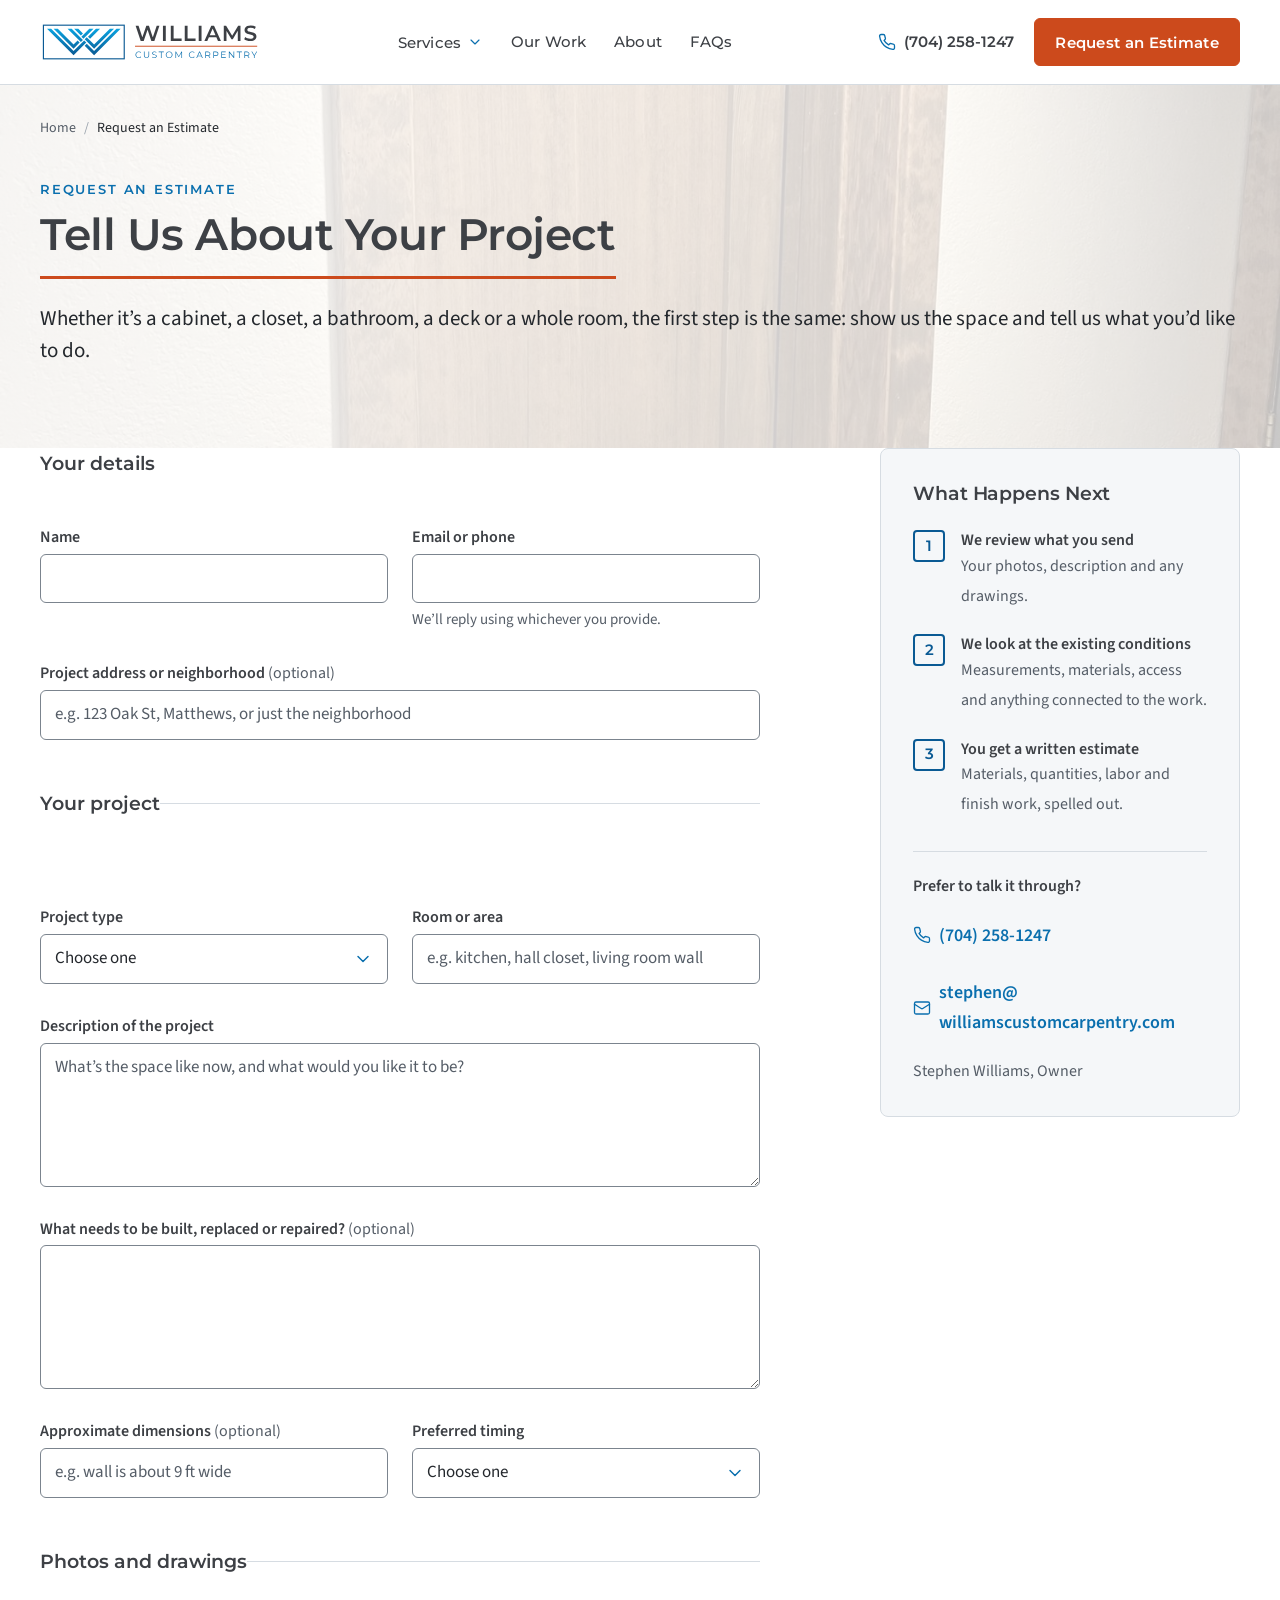
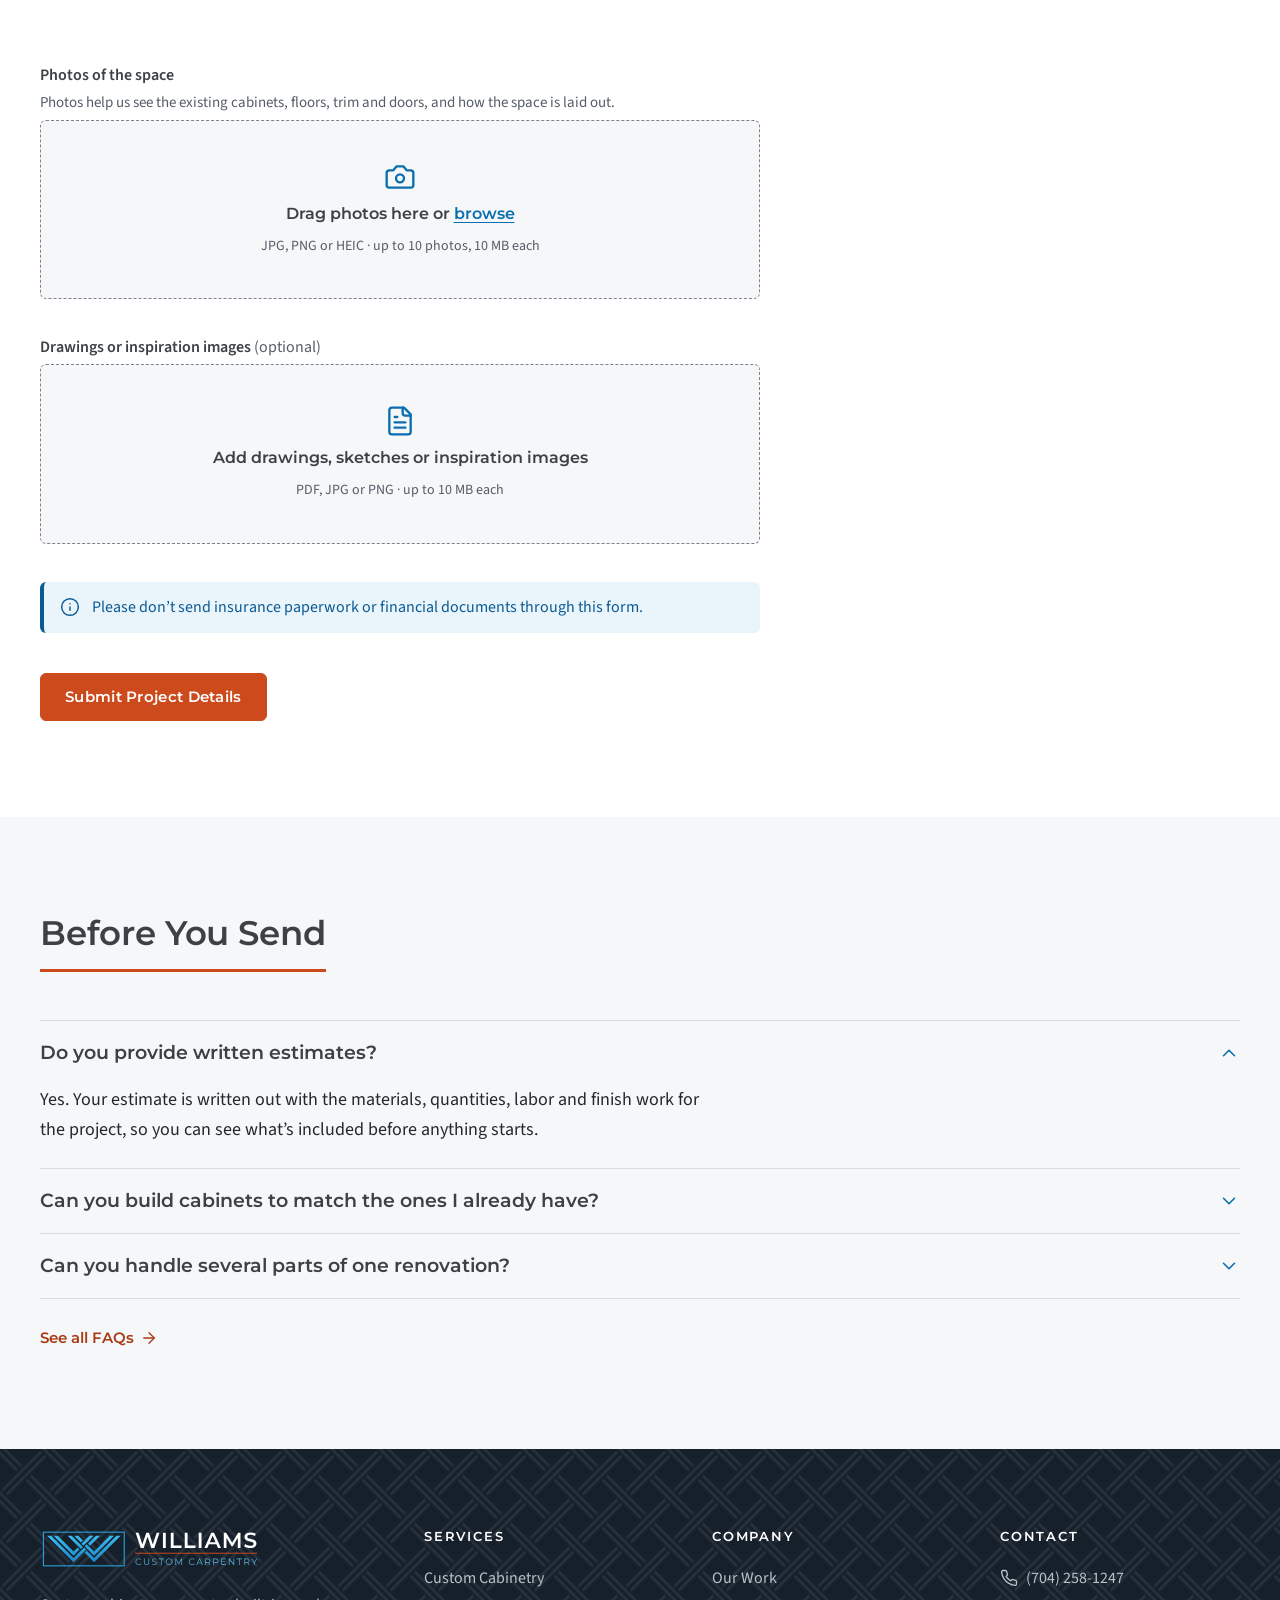
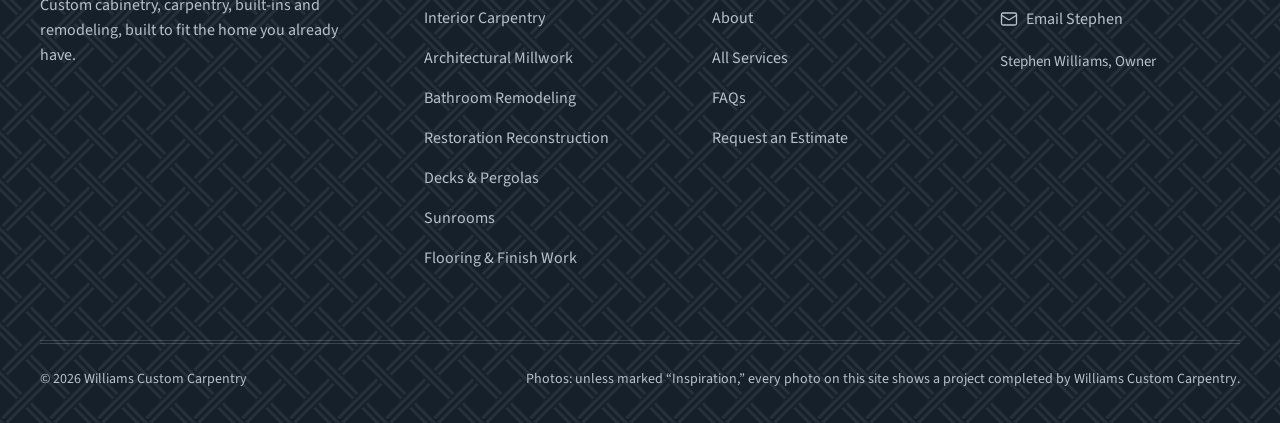
<file: request-an-estimate.html>
<!doctype html>
<html lang="en">
<head>
<meta charset="utf-8">
<meta name="viewport" content="width=device-width, initial-scale=1">
<title>Request a Custom Carpentry Estimate | Williams Custom Carpentry</title>
<meta name="description" content="Tell us about your project and send a few photos of the space. Cabinets, built-ins, trim, bathrooms, decks, sunrooms, floors and water-damage rebuilds.">
<link rel="icon" href="site-assets/logos/favicon.ico" sizes="48x48">
<link rel="icon" href="site-assets/logos/wcc-favicon.svg" type="image/svg+xml">
<link rel="apple-touch-icon" href="site-assets/logos/apple-touch-icon.png">
<link rel="stylesheet" href="fonts.css">
<link rel="stylesheet" href="tokens.css">
<link rel="stylesheet" href="components.css">
</head>
<body>
<a class="skip-link" href="#main">Skip to content</a>
<header class="site-header">
  <div class="container site-header__inner">
    <a class="site-header__logo" href="index.html"><img src="site-assets/logos/wcc-logo-horizontal-fullcolor.svg" alt="Williams Custom Carpentry home" width="220" height="36"></a>
    <nav class="site-nav" aria-label="Main"><ul>
      <li class="nav-item--services"><button class="nav-link nav-trigger" type="button" aria-expanded="false" aria-controls="services-menu">Services<svg aria-hidden="true" focusable="false" xmlns="http://www.w3.org/2000/svg" width="24" height="24" viewBox="0 0 24 24" fill="none" stroke="currentColor" stroke-width="1.75" stroke-linecap="round" stroke-linejoin="round" ><path d="m6 9 6 6 6-6" /></svg></button>
        <div class="mega" id="services-menu"><div class="mega__group"><p class="mega__heading">Inside the home</p><ul><li><a href="custom-cabinetry.html"><svg aria-hidden="true" focusable="false" xmlns="http://www.w3.org/2000/svg" width="24" height="24" viewBox="0 0 24 24" fill="none" stroke="currentColor" stroke-width="1.75" stroke-linecap="round" stroke-linejoin="round" ><path d="m12.83 2.18a2 2 0 0 0-1.66 0L2.6 6.08a1 1 0 0 0 0 1.83l8.58 3.91a2 2 0 0 0 1.66 0l8.58-3.9a1 1 0 0 0 0-1.83Z" /><path d="m6.08 9.5-3.5 1.6a1 1 0 0 0 0 1.81l8.6 3.91a2 2 0 0 0 1.65 0l8.58-3.9a1 1 0 0 0 0-1.83l-3.5-1.59" /><path d="m6.08 14.5-3.5 1.6a1 1 0 0 0 0 1.81l8.6 3.91a2 2 0 0 0 1.65 0l8.58-3.9a1 1 0 0 0 0-1.83l-3.5-1.59" /></svg><span>Custom Cabinetry</span></a></li><li><a href="interior-carpentry.html"><svg aria-hidden="true" focusable="false" xmlns="http://www.w3.org/2000/svg" width="24" height="24" viewBox="0 0 24 24" fill="none" stroke="currentColor" stroke-width="1.75" stroke-linecap="round" stroke-linejoin="round" ><path d="M13 4h3a2 2 0 0 1 2 2v14" /><path d="M2 20h3" /><path d="M13 20h9" /><path d="M10 12v.01" /><path d="M13 4.562v16.157a1 1 0 0 1-1.242.97L5 20V5.562a2 2 0 0 1 1.515-1.94l4-1A2 2 0 0 1 13 4.561Z" /></svg><span>Interior Carpentry</span></a></li><li><a href="architectural-millwork.html"><svg aria-hidden="true" focusable="false" xmlns="http://www.w3.org/2000/svg" width="24" height="24" viewBox="0 0 24 24" fill="none" stroke="currentColor" stroke-width="1.75" stroke-linecap="round" stroke-linejoin="round" ><rect width="8" height="18" x="3" y="3" rx="1" /><path d="M7 3v18" /><path d="M20.4 18.9c.2.5-.1 1.1-.6 1.3l-1.9.7c-.5.2-1.1-.1-1.3-.6L11.1 5.1c-.2-.5.1-1.1.6-1.3l1.9-.7c.5-.2 1.1.1 1.3.6Z" /></svg><span>Architectural Millwork</span></a></li><li><a href="bathroom-remodeling.html"><svg aria-hidden="true" focusable="false" xmlns="http://www.w3.org/2000/svg" width="24" height="24" viewBox="0 0 24 24" fill="none" stroke="currentColor" stroke-width="1.75" stroke-linecap="round" stroke-linejoin="round" ><path d="M7 16.3c2.2 0 4-1.83 4-4.05 0-1.16-.57-2.26-1.71-3.19S7.29 6.75 7 5.3c-.29 1.45-1.14 2.84-2.29 3.76S3 11.1 3 12.25c0 2.22 1.8 4.05 4 4.05z" /><path d="M12.56 6.6A10.97 10.97 0 0 0 14 3.02c.5 2.5 2 4.9 4 6.5s3 3.5 3 5.5a6.98 6.98 0 0 1-11.91 4.97" /></svg><span>Bathroom Remodeling</span></a></li><li><a href="flooring-finish-work.html"><svg aria-hidden="true" focusable="false" xmlns="http://www.w3.org/2000/svg" width="24" height="24" viewBox="0 0 24 24" fill="none" stroke="currentColor" stroke-width="1.75" stroke-linecap="round" stroke-linejoin="round" ><rect width="16" height="6" x="2" y="2" rx="2" /><path d="M10 16v-2a2 2 0 0 1 2-2h8a2 2 0 0 0 2-2V7a2 2 0 0 0-2-2h-2" /><rect width="4" height="6" x="8" y="16" rx="1" /></svg><span>Flooring &amp; Finish Work</span></a></li></ul></div><div class="mega__group"><p class="mega__heading">Outdoor and additions</p><ul><li><a href="decks-pergolas.html"><svg aria-hidden="true" focusable="false" xmlns="http://www.w3.org/2000/svg" width="24" height="24" viewBox="0 0 24 24" fill="none" stroke="currentColor" stroke-width="1.75" stroke-linecap="round" stroke-linejoin="round" ><path d="m15 12-8.373 8.373a1 1 0 1 1-3-3L12 9" /><path d="m18 15 4-4" /><path d="m21.5 11.5-1.914-1.914A2 2 0 0 1 19 8.172V7l-2.26-2.26a6 6 0 0 0-4.202-1.756L9 2.96l.92.82A6.18 6.18 0 0 1 12 8.4V10l2 2h1.172a2 2 0 0 1 1.414.586L18.5 14.5" /></svg><span>Decks &amp; Pergolas</span></a></li><li><a href="sunrooms.html"><svg aria-hidden="true" focusable="false" xmlns="http://www.w3.org/2000/svg" width="24" height="24" viewBox="0 0 24 24" fill="none" stroke="currentColor" stroke-width="1.75" stroke-linecap="round" stroke-linejoin="round" ><path d="M15 21v-8a1 1 0 0 0-1-1h-4a1 1 0 0 0-1 1v8" /><path d="M3 10a2 2 0 0 1 .709-1.528l7-5.999a2 2 0 0 1 2.582 0l7 5.999A2 2 0 0 1 21 10v9a2 2 0 0 1-2 2H5a2 2 0 0 1-2-2z" /></svg><span>Sunrooms</span></a></li></ul></div><div class="mega__group"><p class="mega__heading">Repairs</p><ul><li><a href="restoration-reconstruction.html"><svg aria-hidden="true" focusable="false" xmlns="http://www.w3.org/2000/svg" width="24" height="24" viewBox="0 0 24 24" fill="none" stroke="currentColor" stroke-width="1.75" stroke-linecap="round" stroke-linejoin="round" ><rect width="8" height="4" x="8" y="2" rx="1" ry="1" /><path d="M16 4h2a2 2 0 0 1 2 2v14a2 2 0 0 1-2 2H6a2 2 0 0 1-2-2V6a2 2 0 0 1 2-2h2" /><path d="M12 11h4" /><path d="M12 16h4" /><path d="M8 11h.01" /><path d="M8 16h.01" /></svg><span>Restoration Reconstruction</span></a></li></ul></div><a class="mega__all" href="services.html">View all services<svg aria-hidden="true" focusable="false" xmlns="http://www.w3.org/2000/svg" width="24" height="24" viewBox="0 0 24 24" fill="none" stroke="currentColor" stroke-width="1.75" stroke-linecap="round" stroke-linejoin="round" ><path d="M5 12h14" /><path d="m12 5 7 7-7 7" /></svg></a></div></li>
      <li><a class="nav-link" href="our-work.html">Our Work</a></li><li><a class="nav-link" href="about.html">About</a></li><li><a class="nav-link" href="faqs.html">FAQs</a></li></ul></nav>
    <div class="site-header__actions">
      <a class="site-header__phone" href="tel:+17042581247"><svg aria-hidden="true" focusable="false" xmlns="http://www.w3.org/2000/svg" width="24" height="24" viewBox="0 0 24 24" fill="none" stroke="currentColor" stroke-width="1.75" stroke-linecap="round" stroke-linejoin="round" ><path d="M22 16.92v3a2 2 0 0 1-2.18 2 19.79 19.79 0 0 1-8.63-3.07 19.5 19.5 0 0 1-6-6 19.79 19.79 0 0 1-3.07-8.67A2 2 0 0 1 4.11 2h3a2 2 0 0 1 2 1.72 12.84 12.84 0 0 0 .7 2.81 2 2 0 0 1-.45 2.11L8.09 9.91a16 16 0 0 0 6 6l1.27-1.27a2 2 0 0 1 2.11-.45 12.84 12.84 0 0 0 2.81.7A2 2 0 0 1 22 16.92z" /></svg><span>(704) 258-1247</span></a>
      <a class="btn btn--primary site-header__cta" href="request-an-estimate.html"><span class="label-long">Request an Estimate</span><span class="label-short">Estimate</span></a>
      <button class="menu-button" type="button" aria-expanded="false" aria-controls="mobile-nav" aria-label="Menu"><svg aria-hidden="true" focusable="false" class="icon-open" xmlns="http://www.w3.org/2000/svg" width="24" height="24" viewBox="0 0 24 24" fill="none" stroke="currentColor" stroke-width="1.75" stroke-linecap="round" stroke-linejoin="round" ><line x1="4" x2="20" y1="12" y2="12" /><line x1="4" x2="20" y1="6" y2="6" /><line x1="4" x2="20" y1="18" y2="18" /></svg><svg aria-hidden="true" focusable="false" class="icon-close" xmlns="http://www.w3.org/2000/svg" width="24" height="24" viewBox="0 0 24 24" fill="none" stroke="currentColor" stroke-width="1.75" stroke-linecap="round" stroke-linejoin="round" ><path d="M18 6 6 18" /><path d="m6 6 12 12" /></svg><span class="menu-label">Menu</span></button>
    </div>
  </div>
  <nav class="mobile-nav" id="mobile-nav" aria-label="Main (mobile)">
    <ul><li class="mobile-nav__group"><p class="mobile-nav__heading">Inside the home</p><ul><li><a href="custom-cabinetry.html">Custom Cabinetry<svg aria-hidden="true" focusable="false" xmlns="http://www.w3.org/2000/svg" width="24" height="24" viewBox="0 0 24 24" fill="none" stroke="currentColor" stroke-width="1.75" stroke-linecap="round" stroke-linejoin="round" ><path d="M5 12h14" /><path d="m12 5 7 7-7 7" /></svg></a></li><li><a href="interior-carpentry.html">Interior Carpentry<svg aria-hidden="true" focusable="false" xmlns="http://www.w3.org/2000/svg" width="24" height="24" viewBox="0 0 24 24" fill="none" stroke="currentColor" stroke-width="1.75" stroke-linecap="round" stroke-linejoin="round" ><path d="M5 12h14" /><path d="m12 5 7 7-7 7" /></svg></a></li><li><a href="architectural-millwork.html">Architectural Millwork<svg aria-hidden="true" focusable="false" xmlns="http://www.w3.org/2000/svg" width="24" height="24" viewBox="0 0 24 24" fill="none" stroke="currentColor" stroke-width="1.75" stroke-linecap="round" stroke-linejoin="round" ><path d="M5 12h14" /><path d="m12 5 7 7-7 7" /></svg></a></li><li><a href="bathroom-remodeling.html">Bathroom Remodeling<svg aria-hidden="true" focusable="false" xmlns="http://www.w3.org/2000/svg" width="24" height="24" viewBox="0 0 24 24" fill="none" stroke="currentColor" stroke-width="1.75" stroke-linecap="round" stroke-linejoin="round" ><path d="M5 12h14" /><path d="m12 5 7 7-7 7" /></svg></a></li><li><a href="flooring-finish-work.html">Flooring &amp; Finish Work<svg aria-hidden="true" focusable="false" xmlns="http://www.w3.org/2000/svg" width="24" height="24" viewBox="0 0 24 24" fill="none" stroke="currentColor" stroke-width="1.75" stroke-linecap="round" stroke-linejoin="round" ><path d="M5 12h14" /><path d="m12 5 7 7-7 7" /></svg></a></li></ul></li><li class="mobile-nav__group"><p class="mobile-nav__heading">Outdoor and additions</p><ul><li><a href="decks-pergolas.html">Decks &amp; Pergolas<svg aria-hidden="true" focusable="false" xmlns="http://www.w3.org/2000/svg" width="24" height="24" viewBox="0 0 24 24" fill="none" stroke="currentColor" stroke-width="1.75" stroke-linecap="round" stroke-linejoin="round" ><path d="M5 12h14" /><path d="m12 5 7 7-7 7" /></svg></a></li><li><a href="sunrooms.html">Sunrooms<svg aria-hidden="true" focusable="false" xmlns="http://www.w3.org/2000/svg" width="24" height="24" viewBox="0 0 24 24" fill="none" stroke="currentColor" stroke-width="1.75" stroke-linecap="round" stroke-linejoin="round" ><path d="M5 12h14" /><path d="m12 5 7 7-7 7" /></svg></a></li></ul></li><li class="mobile-nav__group"><p class="mobile-nav__heading">Repairs</p><ul><li><a href="restoration-reconstruction.html">Restoration Reconstruction<svg aria-hidden="true" focusable="false" xmlns="http://www.w3.org/2000/svg" width="24" height="24" viewBox="0 0 24 24" fill="none" stroke="currentColor" stroke-width="1.75" stroke-linecap="round" stroke-linejoin="round" ><path d="M5 12h14" /><path d="m12 5 7 7-7 7" /></svg></a></li></ul></li><li class="mobile-nav__group"><p class="mobile-nav__heading">Company</p><ul><li><a href="our-work.html">Our Work<svg aria-hidden="true" focusable="false" xmlns="http://www.w3.org/2000/svg" width="24" height="24" viewBox="0 0 24 24" fill="none" stroke="currentColor" stroke-width="1.75" stroke-linecap="round" stroke-linejoin="round" ><path d="M5 12h14" /><path d="m12 5 7 7-7 7" /></svg></a></li><li><a href="about.html">About<svg aria-hidden="true" focusable="false" xmlns="http://www.w3.org/2000/svg" width="24" height="24" viewBox="0 0 24 24" fill="none" stroke="currentColor" stroke-width="1.75" stroke-linecap="round" stroke-linejoin="round" ><path d="M5 12h14" /><path d="m12 5 7 7-7 7" /></svg></a></li><li><a href="faqs.html">FAQs<svg aria-hidden="true" focusable="false" xmlns="http://www.w3.org/2000/svg" width="24" height="24" viewBox="0 0 24 24" fill="none" stroke="currentColor" stroke-width="1.75" stroke-linecap="round" stroke-linejoin="round" ><path d="M5 12h14" /><path d="m12 5 7 7-7 7" /></svg></a></li><li><a href="services.html">All Services<svg aria-hidden="true" focusable="false" xmlns="http://www.w3.org/2000/svg" width="24" height="24" viewBox="0 0 24 24" fill="none" stroke="currentColor" stroke-width="1.75" stroke-linecap="round" stroke-linejoin="round" ><path d="M5 12h14" /><path d="m12 5 7 7-7 7" /></svg></a></li></ul></li></ul>
    <div class="mobile-nav__cta"><a class="btn btn--primary btn--block" href="request-an-estimate.html">Request an Estimate</a>
      <a class="btn btn--secondary btn--block" href="tel:+17042581247"><svg aria-hidden="true" focusable="false" xmlns="http://www.w3.org/2000/svg" width="24" height="24" viewBox="0 0 24 24" fill="none" stroke="currentColor" stroke-width="1.75" stroke-linecap="round" stroke-linejoin="round" ><path d="M22 16.92v3a2 2 0 0 1-2.18 2 19.79 19.79 0 0 1-8.63-3.07 19.5 19.5 0 0 1-6-6 19.79 19.79 0 0 1-3.07-8.67A2 2 0 0 1 4.11 2h3a2 2 0 0 1 2 1.72 12.84 12.84 0 0 0 .7 2.81 2 2 0 0 1-.45 2.11L8.09 9.91a16 16 0 0 0 6 6l1.27-1.27a2 2 0 0 1 2.11-.45 12.84 12.84 0 0 0 2.81.7A2 2 0 0 1 22 16.92z" /></svg>Call (704) 258-1247</a></div>
  </nav>
</header>
<main id="main">
<section class="page-header has-photo-bg"><img class="photo-bg" src="img/p-door-casing.jpg" alt="" aria-hidden="true" style="object-position: 50% 45%"><span class="photo-scrim" aria-hidden="true"></span>
  <div class="container">
    <nav class="breadcrumbs" aria-label="Breadcrumb"><ol><li><a href="index.html">Home</a></li><li><span aria-current="page">Request an Estimate</span></li></ol></nav>
    <div class="">
      <div><span class="wcc-eyebrow">Request an Estimate</span><h1>Tell Us About Your Project</h1><span class="wcc-accent-rule"></span><p class="wcc-lead">Whether it’s a cabinet, a closet, a bathroom, a deck or a whole room, the first step is the same: show us the space and tell us what you’d like to do.</p></div>
      
    </div>
  </div>
</section>
<section class="section" style="padding-top:0" aria-label="Project details form">
  <div class="container estimate-layout">
    <form class="form" id="estimate-form" action="https://office.williamscustomcarpentry.com/api/estimate-request" method="post" enctype="multipart/form-data" novalidate>
      <div class="visually-hidden" aria-hidden="true"><label for="f-website">Leave this empty</label><input id="f-website" name="website" tabindex="-1" autocomplete="off"></div>
      <input type="hidden" name="started" id="f-started">
      <fieldset class="stack-6"><legend>Your details</legend>
        <div class="form__row form__row--2">
          <div class="field"><label class="field__label" for="f-name">Name</label><input class="input" id="f-name" name="name" autocomplete="name" required></div>
          <div class="field"><label class="field__label" for="f-contact">Email or phone</label><input class="input" id="f-contact" name="contact" autocomplete="email" required aria-describedby="f-contact-hint"><span class="field__hint" id="f-contact-hint">We’ll reply using whichever you provide.</span></div>
        </div>
      <div class="field"><label class="field__label" for="f-address">Project address or neighborhood <span class="field__optional">(optional)</span></label><input class="input" id="f-address" name="address" autocomplete="street-address" placeholder="e.g. 123 Oak St, Matthews, or just the neighborhood"></div>
      </fieldset>
      <fieldset class="stack-6"><legend>Your project</legend>
        <div class="form__row form__row--2">
          <div class="field"><label class="field__label" for="f-type">Project type</label><select class="select" id="f-type" name="project_type" required><option value="">Choose one</option><option>Custom cabinetry</option><option>Interior carpentry (doors, closets, trim)</option><option>Architectural millwork / built-ins</option><option>Bathroom remodeling / tile shower</option><option>Water damage restoration</option><option>Deck or pergola</option><option>Sunroom</option><option>Addition or larger project</option><option>Flooring &amp; finish work</option><option>Not sure yet</option></select></div>
          <div class="field"><label class="field__label" for="f-room">Room or area</label><input class="input" id="f-room" name="room" placeholder="e.g. kitchen, hall closet, living room wall"></div>
        </div>
        <div class="field"><label class="field__label" for="f-desc">Description of the project</label><textarea class="textarea" id="f-desc" name="description" required placeholder="What’s the space like now, and what would you like it to be?"></textarea></div>
        <div class="field"><label class="field__label" for="f-what">What needs to be built, replaced or repaired? <span class="field__optional">(optional)</span></label><textarea class="textarea" id="f-what" name="scope" rows="3"></textarea></div>
        <div class="form__row form__row--2">
          <div class="field"><label class="field__label" for="f-dim">Approximate dimensions <span class="field__optional">(optional)</span></label><input class="input" id="f-dim" name="dimensions" placeholder="e.g. wall is about 9 ft wide"></div>
          <div class="field"><label class="field__label" for="f-time">Preferred timing</label><select class="select" id="f-time" name="timing"><option value="">Choose one</option><option>As soon as possible</option><option>Within 1–3 months</option><option>In 3–6 months</option><option>Flexible / planning ahead</option></select></div>
        </div>
      </fieldset>
      <fieldset class="stack-6" id="photos"><legend>Photos and drawings</legend>
        <div class="field"><span class="field__label" id="f-photos-label">Photos of the space</span>
          <span class="field__hint" id="f-photos-hint">Photos help us see the existing cabinets, floors, trim and doors, and how the space is laid out.</span>
          <div class="upload"><svg aria-hidden="true" focusable="false" xmlns="http://www.w3.org/2000/svg" width="24" height="24" viewBox="0 0 24 24" fill="none" stroke="currentColor" stroke-width="1.75" stroke-linecap="round" stroke-linejoin="round" ><path d="M14.5 4h-5L7 7H4a2 2 0 0 0-2 2v9a2 2 0 0 0 2 2h16a2 2 0 0 0 2-2V9a2 2 0 0 0-2-2h-3l-2.5-3z" /><circle cx="12" cy="13" r="3" /></svg><span class="upload__title">Drag photos here or <span class="upload__browse">browse</span></span><span class="upload__meta">JPG, PNG or HEIC · up to 10 photos, 10 MB each</span>
            <input type="file" name="photos" accept="image/*" multiple aria-labelledby="f-photos-label" aria-describedby="f-photos-hint"></div><p class="wcc-body-sm upload-picked" id="f-photos-picked" aria-live="polite"></p></div>
        <div class="field"><span class="field__label" id="f-draw-label">Drawings or inspiration images <span class="field__optional">(optional)</span></span>
          <div class="upload"><svg aria-hidden="true" focusable="false" xmlns="http://www.w3.org/2000/svg" width="24" height="24" viewBox="0 0 24 24" fill="none" stroke="currentColor" stroke-width="1.75" stroke-linecap="round" stroke-linejoin="round" ><path d="M15 2H6a2 2 0 0 0-2 2v16a2 2 0 0 0 2 2h12a2 2 0 0 0 2-2V7Z" /><path d="M14 2v4a2 2 0 0 0 2 2h4" /><path d="M10 9H8" /><path d="M16 13H8" /><path d="M16 17H8" /></svg><span class="upload__title">Add drawings, sketches or inspiration images</span><span class="upload__meta">PDF, JPG or PNG · up to 10 MB each</span>
            <input type="file" name="drawings" accept="image/*,application/pdf" multiple aria-labelledby="f-draw-label"></div><p class="wcc-body-sm upload-picked" id="f-drawings-picked" aria-live="polite"></p></div>
        <div class="alert alert--info"><svg aria-hidden="true" focusable="false" xmlns="http://www.w3.org/2000/svg" width="24" height="24" viewBox="0 0 24 24" fill="none" stroke="currentColor" stroke-width="1.75" stroke-linecap="round" stroke-linejoin="round" ><circle cx="12" cy="12" r="10" /><path d="M12 16v-4" /><path d="M12 8h.01" /></svg><div>Please don’t send insurance paperwork or financial documents through this form.</div></div>
      </fieldset>
      <div id="form-status" role="status" aria-live="polite"></div>
      <div><button class="btn btn--primary" type="submit" id="f-submit">Submit Project Details</button></div>
    </form>
    <div class="aside-panel" role="region" aria-labelledby="next-title">
      <h2 id="next-title" class="wcc-h4">What Happens Next</h2>
      <ol><li><div class="step__num" aria-hidden="true">1</div><div><strong class="wcc-label" style="display:block">We review what you send</strong><span class="wcc-body-sm" style="color:var(--wcc-text-secondary)">Your photos, description and any drawings.</span></div></li><li><div class="step__num" aria-hidden="true">2</div><div><strong class="wcc-label" style="display:block">We look at the existing conditions</strong><span class="wcc-body-sm" style="color:var(--wcc-text-secondary)">Measurements, materials, access and anything connected to the work.</span></div></li><li><div class="step__num" aria-hidden="true">3</div><div><strong class="wcc-label" style="display:block">You get a written estimate</strong><span class="wcc-body-sm" style="color:var(--wcc-text-secondary)">Materials, quantities, labor and finish work, spelled out.</span></div></li></ol>
      <div class="aside-panel__contact"><p class="wcc-label">Prefer to talk it through?</p><p><a href="tel:+17042581247"><svg aria-hidden="true" focusable="false" xmlns="http://www.w3.org/2000/svg" width="24" height="24" viewBox="0 0 24 24" fill="none" stroke="currentColor" stroke-width="1.75" stroke-linecap="round" stroke-linejoin="round" ><path d="M22 16.92v3a2 2 0 0 1-2.18 2 19.79 19.79 0 0 1-8.63-3.07 19.5 19.5 0 0 1-6-6 19.79 19.79 0 0 1-3.07-8.67A2 2 0 0 1 4.11 2h3a2 2 0 0 1 2 1.72 12.84 12.84 0 0 0 .7 2.81 2 2 0 0 1-.45 2.11L8.09 9.91a16 16 0 0 0 6 6l1.27-1.27a2 2 0 0 1 2.11-.45 12.84 12.84 0 0 0 2.81.7A2 2 0 0 1 22 16.92z" /></svg>(704) 258-1247</a></p><p><a href="mailto:stephen@williamscustomcarpentry.com"><svg aria-hidden="true" focusable="false" xmlns="http://www.w3.org/2000/svg" width="24" height="24" viewBox="0 0 24 24" fill="none" stroke="currentColor" stroke-width="1.75" stroke-linecap="round" stroke-linejoin="round" ><rect width="20" height="16" x="2" y="4" rx="2" /><path d="m22 7-8.97 5.7a1.94 1.94 0 0 1-2.06 0L2 7" /></svg><span>stephen@<wbr>williamscustomcarpentry.com</span></a></p><p class="wcc-body-sm" style="color:var(--wcc-text-secondary)">Stephen Williams, Owner</p></div>
    </div>
  </div>
</section>
<section class="section section--subtle" aria-labelledby="efaq-title">
  <div class="container"><div class="section-heading"><h2 id="efaq-title">Before You Send</h2><span class="wcc-accent-rule"></span></div><div class="faq"><details open><summary>Do you provide written estimates?<svg aria-hidden="true" focusable="false" xmlns="http://www.w3.org/2000/svg" width="24" height="24" viewBox="0 0 24 24" fill="none" stroke="currentColor" stroke-width="1.75" stroke-linecap="round" stroke-linejoin="round" ><path d="m6 9 6 6 6-6" /></svg></summary><div class="faq__answer"><p>Yes. Your estimate is written out with the materials, quantities, labor and finish work for the project, so you can see what’s included before anything starts.</p></div></details><details><summary>Can you build cabinets to match the ones I already have?<svg aria-hidden="true" focusable="false" xmlns="http://www.w3.org/2000/svg" width="24" height="24" viewBox="0 0 24 24" fill="none" stroke="currentColor" stroke-width="1.75" stroke-linecap="round" stroke-linejoin="round" ><path d="m6 9 6 6 6-6" /></svg></summary><div class="faq__answer"><p>Often, yes. We build cabinet boxes, face frames, doors and trim to work alongside existing cabinets. How close the match can be depends on the existing materials, sizes, finish and condition, and we’ll tell you up front what’s realistic.</p></div></details><details><summary>Can you handle several parts of one renovation?<svg aria-hidden="true" focusable="false" xmlns="http://www.w3.org/2000/svg" width="24" height="24" viewBox="0 0 24 24" fill="none" stroke="currentColor" stroke-width="1.75" stroke-linecap="round" stroke-linejoin="round" ><path d="m6 9 6 6 6-6" /></svg></summary><div class="faq__answer"><p>Yes. Most projects span several kinds of work, like cabinets with flooring, trim, countertops, fixtures and paint, so we plan them as one job and do the work in the right order. If part of the job needs another trade, we’ll tell you up front.</p></div></details></div>
  <p style="margin-top:24px"><a class="text-link" href="faqs.html">See all FAQs<svg aria-hidden="true" focusable="false" xmlns="http://www.w3.org/2000/svg" width="24" height="24" viewBox="0 0 24 24" fill="none" stroke="currentColor" stroke-width="1.75" stroke-linecap="round" stroke-linejoin="round" ><path d="M5 12h14" /><path d="m12 5 7 7-7 7" /></svg></a></p></div>
</section>
</main>
<footer class="site-footer" data-surface="dark">
  <div class="container">
    <div class="site-footer__grid">
      <div class="site-footer__brand">
        <img src="site-assets/logos/wcc-logo-horizontal-reversed.svg" alt="Williams Custom Carpentry" width="220" height="36">
        <p>Custom cabinetry, carpentry, built-ins and remodeling, built to fit the home you already have.</p>
      </div>
      <div><h2>Services</h2><ul><li><a href="custom-cabinetry.html">Custom Cabinetry</a></li><li><a href="interior-carpentry.html">Interior Carpentry</a></li><li><a href="architectural-millwork.html">Architectural Millwork</a></li><li><a href="bathroom-remodeling.html">Bathroom Remodeling</a></li><li><a href="restoration-reconstruction.html">Restoration Reconstruction</a></li><li><a href="decks-pergolas.html">Decks &amp; Pergolas</a></li><li><a href="sunrooms.html">Sunrooms</a></li><li><a href="flooring-finish-work.html">Flooring &amp; Finish Work</a></li></ul></div>
      <div><h2>Company</h2><ul>
        <li><a href="our-work.html">Our Work</a></li><li><a href="about.html">About</a></li><li><a href="services.html">All Services</a></li>
        <li><a href="faqs.html">FAQs</a></li><li><a href="request-an-estimate.html">Request an Estimate</a></li></ul></div>
      <div><h2>Contact</h2><ul>
        <li><a href="tel:+17042581247"><svg aria-hidden="true" focusable="false" xmlns="http://www.w3.org/2000/svg" width="24" height="24" viewBox="0 0 24 24" fill="none" stroke="currentColor" stroke-width="1.75" stroke-linecap="round" stroke-linejoin="round" ><path d="M22 16.92v3a2 2 0 0 1-2.18 2 19.79 19.79 0 0 1-8.63-3.07 19.5 19.5 0 0 1-6-6 19.79 19.79 0 0 1-3.07-8.67A2 2 0 0 1 4.11 2h3a2 2 0 0 1 2 1.72 12.84 12.84 0 0 0 .7 2.81 2 2 0 0 1-.45 2.11L8.09 9.91a16 16 0 0 0 6 6l1.27-1.27a2 2 0 0 1 2.11-.45 12.84 12.84 0 0 0 2.81.7A2 2 0 0 1 22 16.92z" /></svg>(704) 258-1247</a></li>
        <li><a href="mailto:stephen@williamscustomcarpentry.com"><svg aria-hidden="true" focusable="false" xmlns="http://www.w3.org/2000/svg" width="24" height="24" viewBox="0 0 24 24" fill="none" stroke="currentColor" stroke-width="1.75" stroke-linecap="round" stroke-linejoin="round" ><rect width="20" height="16" x="2" y="4" rx="2" /><path d="m22 7-8.97 5.7a1.94 1.94 0 0 1-2.06 0L2 7" /></svg>Email Stephen</a></li></ul>
        <p style="margin-top:12px;font-size:15px">Stephen Williams, Owner</p></div>
    </div>
    <div class="site-footer__divider" aria-hidden="true"></div>
    <div class="site-footer__legal"><span>© 2026 Williams Custom Carpentry</span><span>Photos: unless marked “Inspiration,” every photo on this site shows a project completed by Williams Custom Carpentry.</span></div>
  </div>
</footer>
<script>
(function () {
  var b = document.querySelector('.menu-button'), m = document.getElementById('mobile-nav');
  if (b && m) {
    var label = b.querySelector('.menu-label');
    var set = function (open) { b.setAttribute('aria-expanded', String(open)); m.classList.toggle('is-open', open); label.textContent = open ? 'Close' : 'Menu'; b.setAttribute('aria-label', open ? 'Close menu' : 'Menu'); };
    b.addEventListener('click', function () { set(b.getAttribute('aria-expanded') !== 'true'); });
    document.addEventListener('keydown', function (e) { if (e.key === 'Escape' && b.getAttribute('aria-expanded') === 'true') { set(false); b.focus(); } });
    if (location.search.indexOf('menu=open') > -1) set(true);
  }
  var t = document.querySelector('.nav-trigger'), mega = document.getElementById('services-menu');
  if (t && mega) {
    var setM = function (open) { t.setAttribute('aria-expanded', String(open)); mega.classList.toggle('is-open', open); };
    t.addEventListener('click', function (e) { e.stopPropagation(); setM(t.getAttribute('aria-expanded') !== 'true'); });
    document.addEventListener('click', function (e) { if (!mega.contains(e.target)) setM(false); });
    document.addEventListener('keydown', function (e) { if (e.key === 'Escape' && t.getAttribute('aria-expanded') === 'true') { setM(false); t.focus(); } });
    mega.addEventListener('focusout', function (e) { if (!mega.contains(e.relatedTarget) && e.relatedTarget !== t) setM(false); });
    if (location.search.indexOf('services=open') > -1) setM(true);
  }
  var chips = document.querySelectorAll('[data-filter]');
  chips.forEach(function (c) {
    c.addEventListener('click', function () {
      var f = c.getAttribute('data-filter');
      chips.forEach(function (x) { x.setAttribute('aria-pressed', String(x === c)); });
      document.querySelectorAll('[data-cat]').forEach(function (it) { it.hidden = !(f === 'all' || it.getAttribute('data-cat') === f); });
      var n = document.querySelectorAll('[data-cat]:not([hidden])').length, s = document.getElementById('filter-status');
      if (s) s.textContent = n + (n === 1 ? ' project photo' : ' project photos') + ' shown';
    });
  });
  function fitRules() {
    document.querySelectorAll('.wcc-accent-rule').forEach(function (r) {
      var h = r.previousElementSibling;
      if (!h || !/^H[1-6]$/.test(h.tagName)) return;
      var rg = document.createRange(); rg.selectNodeContents(h);
      var L = Infinity, R = -Infinity;
      Array.prototype.forEach.call(rg.getClientRects(), function (q) { if (q.width) { L = Math.min(L, q.left); R = Math.max(R, q.right); } });
      if (R > L) r.style.width = Math.ceil(R - L) + 'px';
    });
  }
  fitRules();
  if (document.fonts && document.fonts.ready) document.fonts.ready.then(fitRules);
  var rq; window.addEventListener('resize', function () { cancelAnimationFrame(rq); rq = requestAnimationFrame(fitRules); });
  document.querySelectorAll('.upload').forEach(function (u) {
    ['dragenter', 'dragover'].forEach(function (t) { u.addEventListener(t, function () { u.classList.add('is-dragover'); }); });
    ['dragleave', 'drop'].forEach(function (t) { u.addEventListener(t, function () { u.classList.remove('is-dragover'); }); });
  });
})();
</script>
<script>
/* Request an Estimate: sends the form to the WCC office server. Photos are shrunk on the phone first so they go up fast. */
(function () {
  var form = document.getElementById('estimate-form'); if (!form) return;
  var status = document.getElementById('form-status'), btn = document.getElementById('f-submit');
  document.getElementById('f-started').value = String(Date.now());
  var MAX_FILES = 10, MAX_BYTES = 10 * 1024 * 1024;
  function picked(input, out) {
    var n = input.files ? input.files.length : 0;
    out.textContent = n ? n + (n === 1 ? ' file' : ' files') + ' chosen: ' + Array.prototype.map.call(input.files, function (f) { return f.name; }).join(', ') : '';
  }
  var ph = form.querySelector('input[name=photos]'), dr = form.querySelector('input[name=drawings]');
  ph.addEventListener('change', function () { picked(ph, document.getElementById('f-photos-picked')); });
  dr.addEventListener('change', function () { picked(dr, document.getElementById('f-drawings-picked')); });
  function say(kind, html) { status.innerHTML = '<div class="alert alert--' + kind + '"><div>' + html + '</div></div>'; }
  function shrink(f) {
    return new Promise(function (resolve) {
      if (!/^image\/(jpeg|png|webp|heic|heif)$/i.test(f.type) || f.size < 600 * 1024 || typeof createImageBitmap !== 'function') return resolve(f);
      createImageBitmap(f, { imageOrientation: 'from-image' }).then(function (bmp) {
        var k = Math.min(1, 1600 / Math.max(bmp.width, bmp.height)), c = document.createElement('canvas');
        c.width = Math.round(bmp.width * k); c.height = Math.round(bmp.height * k);
        c.getContext('2d').drawImage(bmp, 0, 0, c.width, c.height); if (bmp.close) bmp.close();
        c.toBlob(function (b) { resolve(b && b.size < f.size ? new File([b], f.name.replace(/\.\w+$/, '') + '.jpg', { type: 'image/jpeg' }) : f); }, 'image/jpeg', 0.82);
      }).catch(function () { resolve(f); });
    });
  }
  form.addEventListener('submit', function (e) {
    e.preventDefault();
    var bad = Array.prototype.filter.call(form.querySelectorAll('[required]'), function (el) { return !String(el.value || '').trim(); });
    form.querySelectorAll('[aria-invalid]').forEach(function (el) { el.removeAttribute('aria-invalid'); });
    if (bad.length) { bad.forEach(function (el) { el.setAttribute('aria-invalid', 'true'); }); say('error', 'Please fill in your name, how to reach you, the project type and a short description.'); bad[0].focus(); return; }
    var photos = Array.prototype.slice.call(ph.files || []), draws = Array.prototype.slice.call(dr.files || []);
    if (photos.length > MAX_FILES || draws.length > MAX_FILES) { say('error', 'Please send up to ' + MAX_FILES + ' photos and ' + MAX_FILES + ' drawings.'); return; }
    if (draws.some(function (f) { return f.size > MAX_BYTES; })) { say('error', 'Each drawing needs to be under 10 MB.'); return; }
    btn.disabled = true; btn.textContent = photos.length ? 'Preparing photos…' : 'Sending…';
    Promise.all(photos.map(shrink)).then(function (small) {
      if (small.some(function (f) { return f.size > MAX_BYTES; })) throw { code: 'file_too_large' };
      var fd = new FormData();
      Array.prototype.forEach.call(form.elements, function (el) { if (el.name && el.type !== 'file' && el.type !== 'submit') fd.append(el.name, el.value); });
      small.forEach(function (f) { fd.append('photos', f, f.name); }); draws.forEach(function (f) { fd.append('drawings', f, f.name); });
      btn.textContent = 'Sending…';
      return fetch(form.action, { method: 'POST', body: fd }).then(function (r) { return r.json().catch(function () { return {}; }).then(function (j) { if (!r.ok) throw j; return j; }); });
    }).then(function () {
      form.reset(); document.getElementById('f-started').value = String(Date.now());
      document.getElementById('f-photos-picked').textContent = ''; document.getElementById('f-drawings-picked').textContent = '';
      say('success', '<strong>Thank you — your project details are in.</strong> Stephen will look over what you sent and get back to you. If it’s urgent, call <a href="tel:+17042581247">(704) 258-1247</a>.');
      status.scrollIntoView({ behavior: 'smooth', block: 'center' });
    }).catch(function (err) {
      var c = err && err.code;
      say('error', c === 'file_too_large' ? 'One of the files is too large. Please keep each under 10 MB.' : c === 'too_many_requests' ? 'We’ve received several requests from this connection. Please call <a href="tel:+17042581247">(704) 258-1247</a> instead.' : 'Something went wrong sending your details. Please try again, or call <a href="tel:+17042581247">(704) 258-1247</a>.');
    }).then(function () { btn.disabled = false; btn.textContent = 'Submit Project Details'; });
  });
})();

</script>
</body>
</html>
</file>
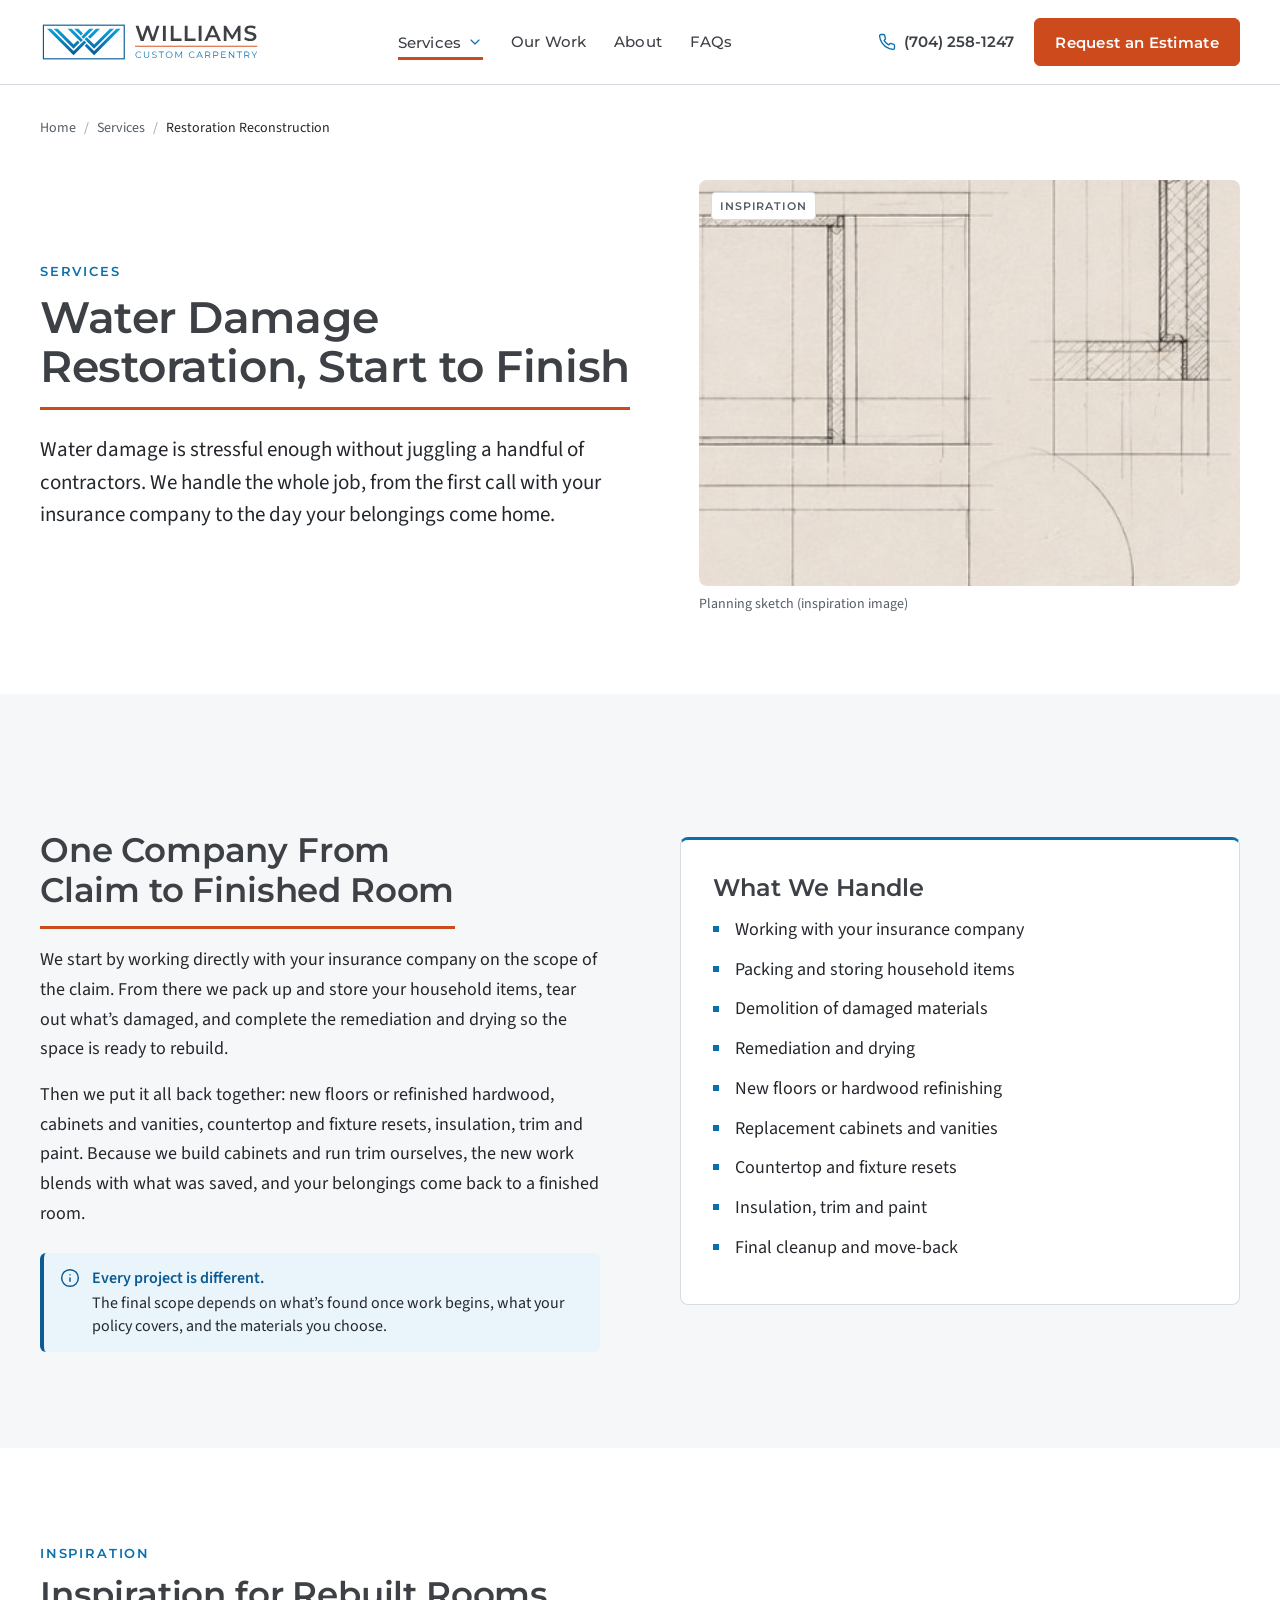
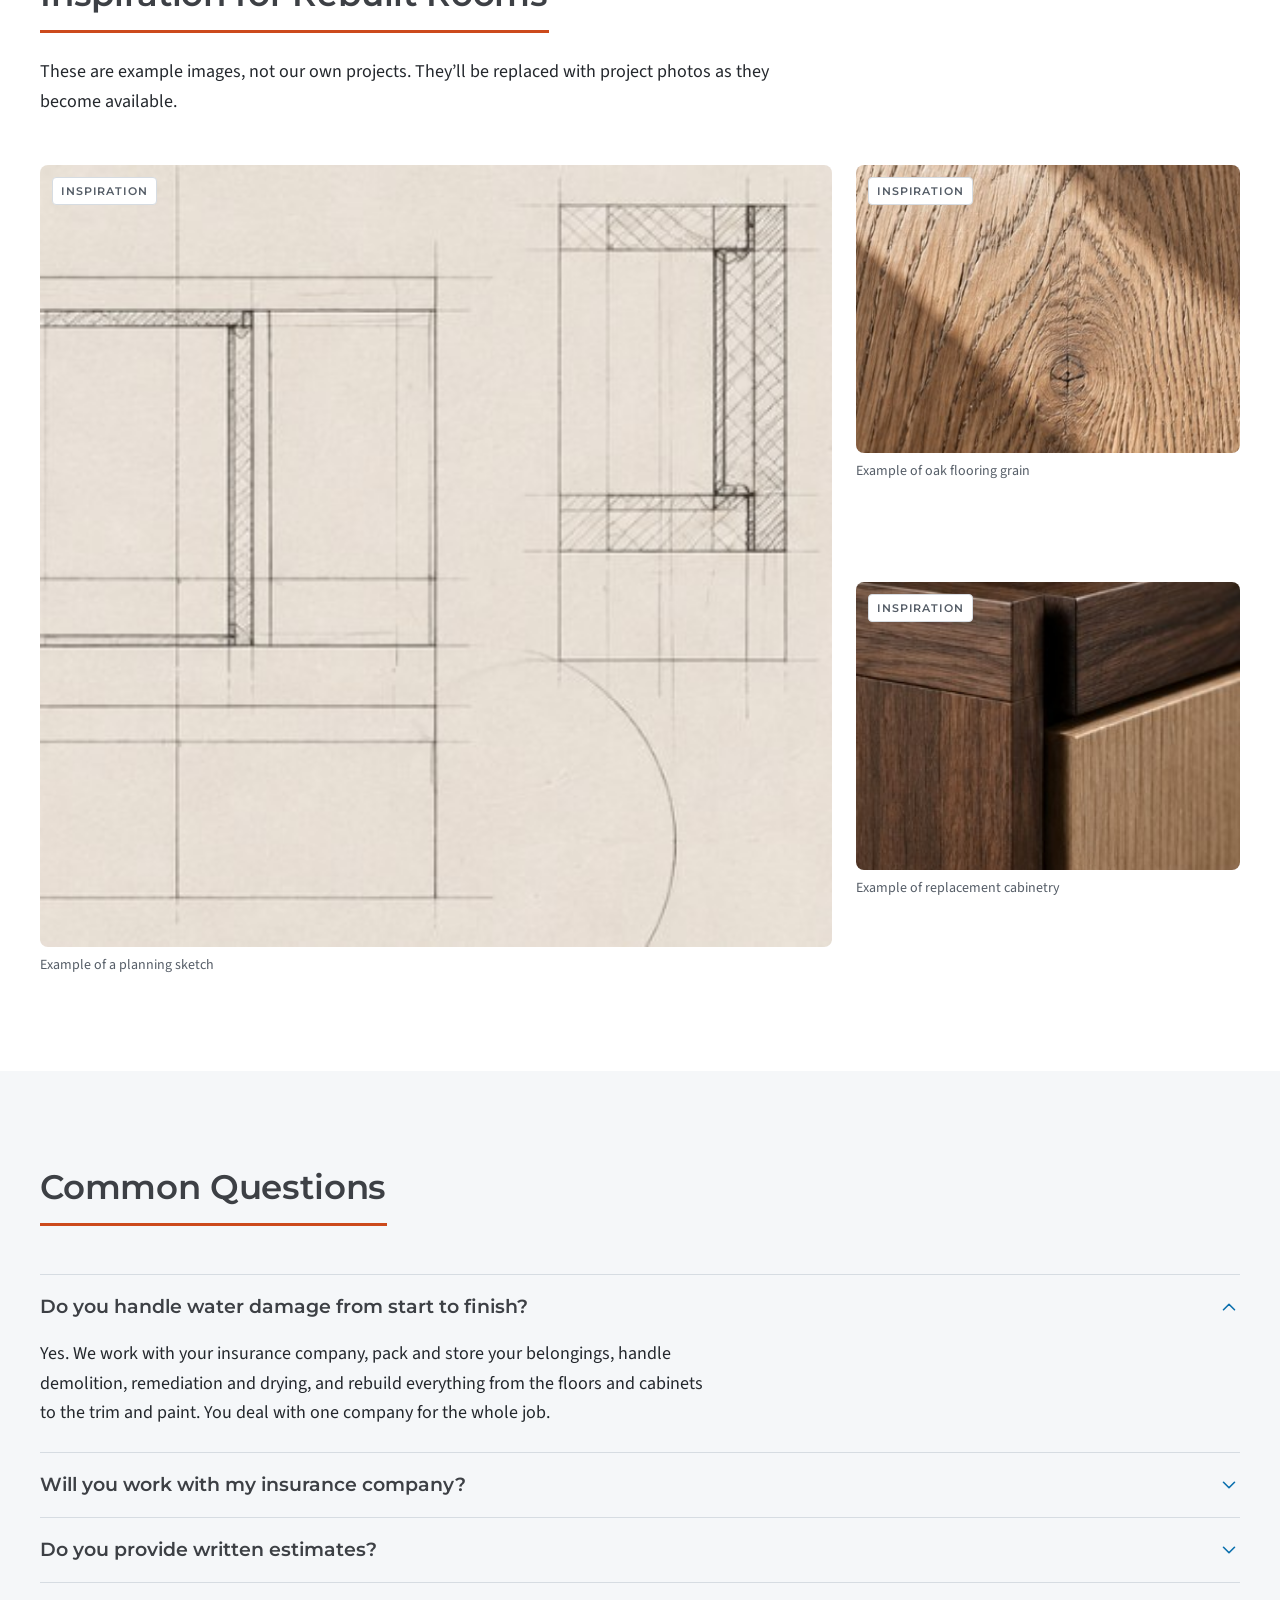
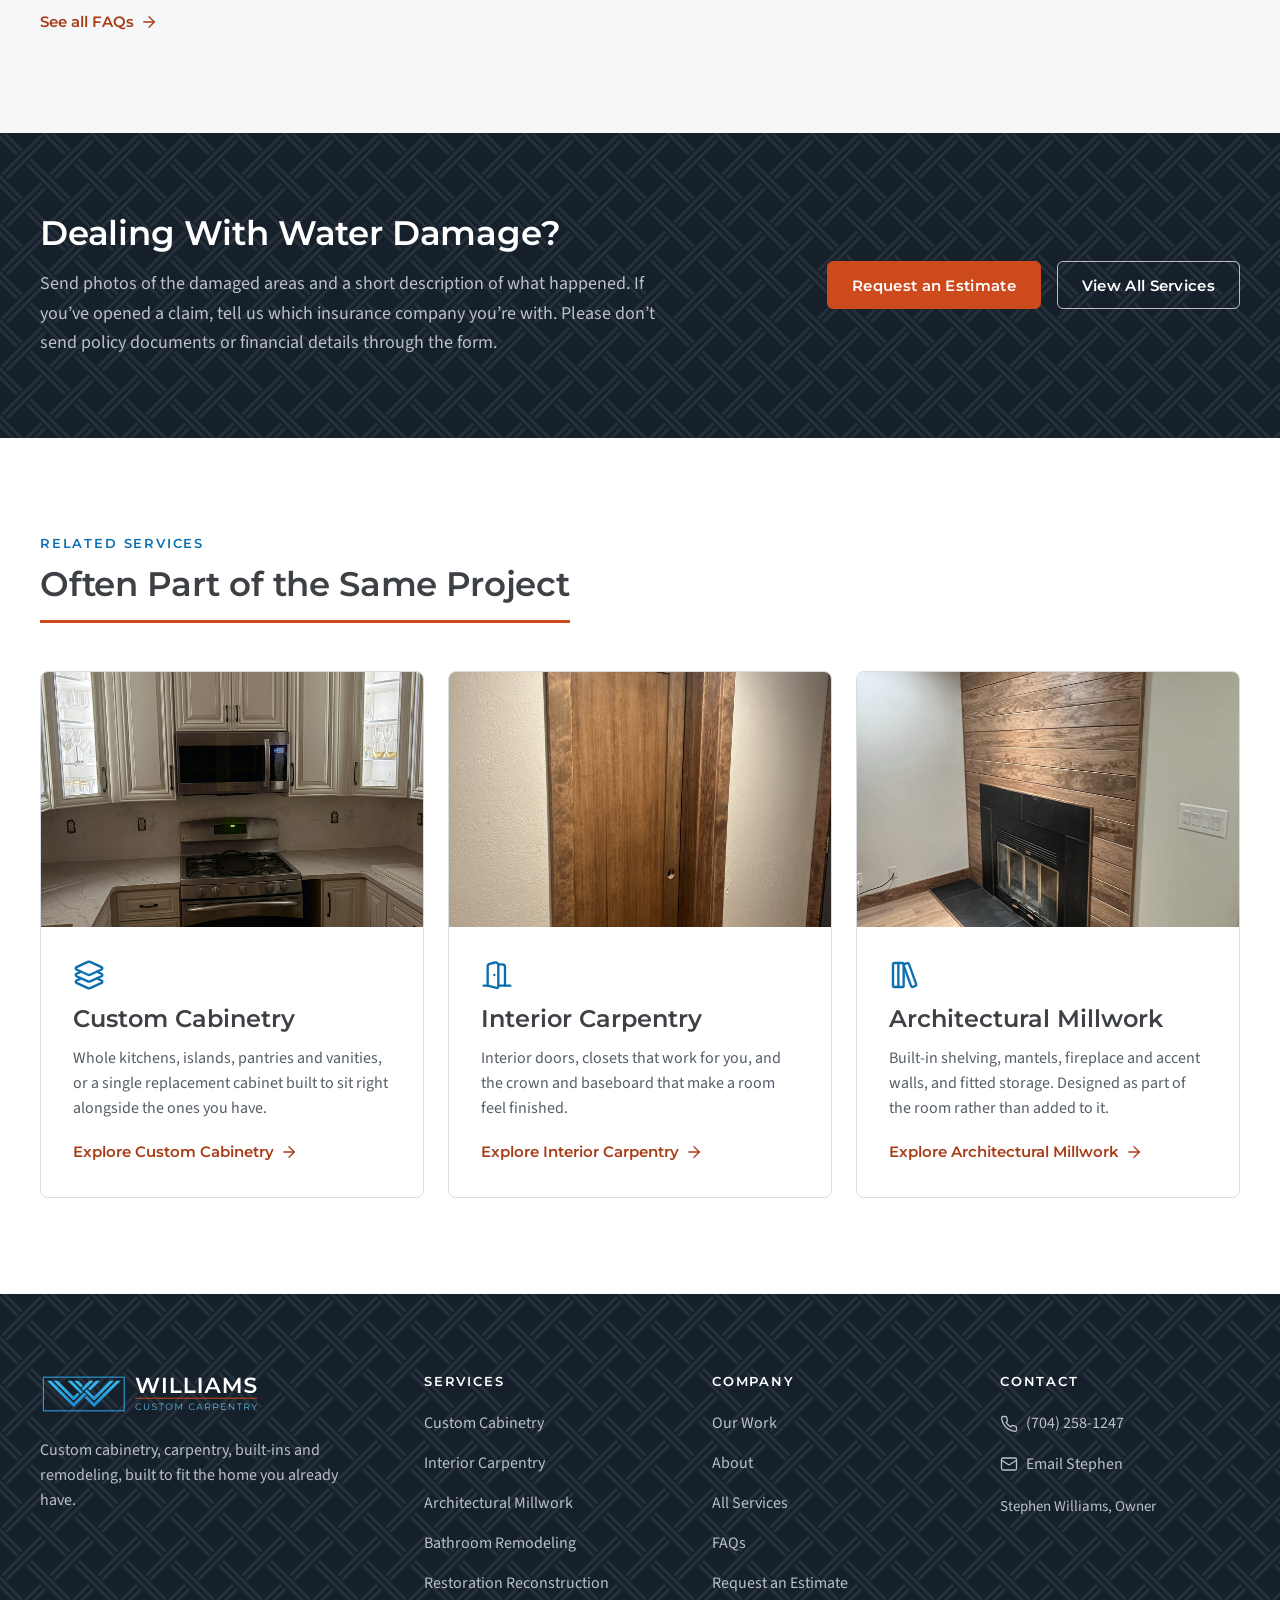
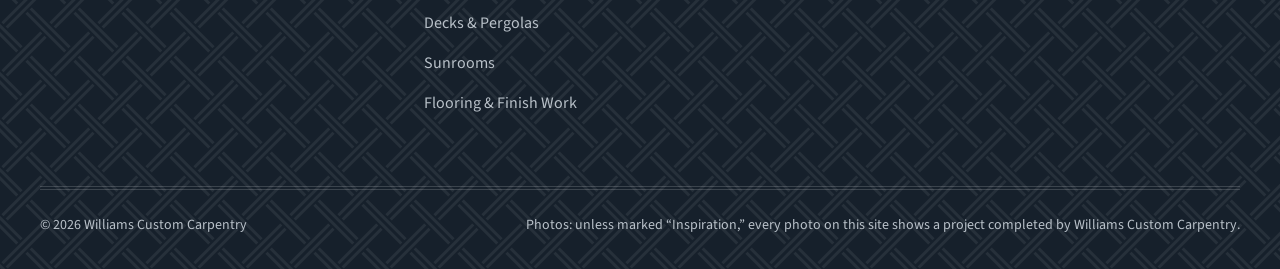
<file: restoration-reconstruction.html>
<!doctype html>
<html lang="en">
<head>
<meta charset="utf-8">
<meta name="viewport" content="width=device-width, initial-scale=1">
<title>Water Damage Restoration &amp; Rebuilding | Williams Custom Carpentry</title>
<meta name="description" content="Turn-key water damage restoration: we work with your insurance company, handle demolition and remediation, store your belongings, and rebuild the room.">
<link rel="icon" href="site-assets/logos/favicon.ico" sizes="48x48">
<link rel="icon" href="site-assets/logos/wcc-favicon.svg" type="image/svg+xml">
<link rel="apple-touch-icon" href="site-assets/logos/apple-touch-icon.png">
<link rel="stylesheet" href="fonts.css">
<link rel="stylesheet" href="tokens.css">
<link rel="stylesheet" href="components.css">
</head>
<body>
<a class="skip-link" href="#main">Skip to content</a>
<header class="site-header">
  <div class="container site-header__inner">
    <a class="site-header__logo" href="index.html"><img src="site-assets/logos/wcc-logo-horizontal-fullcolor.svg" alt="Williams Custom Carpentry home" width="220" height="36"></a>
    <nav class="site-nav" aria-label="Main"><ul>
      <li class="nav-item--services"><button class="nav-link nav-trigger is-current" type="button" aria-expanded="false" aria-controls="services-menu">Services<svg aria-hidden="true" focusable="false" xmlns="http://www.w3.org/2000/svg" width="24" height="24" viewBox="0 0 24 24" fill="none" stroke="currentColor" stroke-width="1.75" stroke-linecap="round" stroke-linejoin="round" ><path d="m6 9 6 6 6-6" /></svg></button>
        <div class="mega" id="services-menu"><div class="mega__group"><p class="mega__heading">Inside the home</p><ul><li><a href="custom-cabinetry.html"><svg aria-hidden="true" focusable="false" xmlns="http://www.w3.org/2000/svg" width="24" height="24" viewBox="0 0 24 24" fill="none" stroke="currentColor" stroke-width="1.75" stroke-linecap="round" stroke-linejoin="round" ><path d="m12.83 2.18a2 2 0 0 0-1.66 0L2.6 6.08a1 1 0 0 0 0 1.83l8.58 3.91a2 2 0 0 0 1.66 0l8.58-3.9a1 1 0 0 0 0-1.83Z" /><path d="m6.08 9.5-3.5 1.6a1 1 0 0 0 0 1.81l8.6 3.91a2 2 0 0 0 1.65 0l8.58-3.9a1 1 0 0 0 0-1.83l-3.5-1.59" /><path d="m6.08 14.5-3.5 1.6a1 1 0 0 0 0 1.81l8.6 3.91a2 2 0 0 0 1.65 0l8.58-3.9a1 1 0 0 0 0-1.83l-3.5-1.59" /></svg><span>Custom Cabinetry</span></a></li><li><a href="interior-carpentry.html"><svg aria-hidden="true" focusable="false" xmlns="http://www.w3.org/2000/svg" width="24" height="24" viewBox="0 0 24 24" fill="none" stroke="currentColor" stroke-width="1.75" stroke-linecap="round" stroke-linejoin="round" ><path d="M13 4h3a2 2 0 0 1 2 2v14" /><path d="M2 20h3" /><path d="M13 20h9" /><path d="M10 12v.01" /><path d="M13 4.562v16.157a1 1 0 0 1-1.242.97L5 20V5.562a2 2 0 0 1 1.515-1.94l4-1A2 2 0 0 1 13 4.561Z" /></svg><span>Interior Carpentry</span></a></li><li><a href="architectural-millwork.html"><svg aria-hidden="true" focusable="false" xmlns="http://www.w3.org/2000/svg" width="24" height="24" viewBox="0 0 24 24" fill="none" stroke="currentColor" stroke-width="1.75" stroke-linecap="round" stroke-linejoin="round" ><rect width="8" height="18" x="3" y="3" rx="1" /><path d="M7 3v18" /><path d="M20.4 18.9c.2.5-.1 1.1-.6 1.3l-1.9.7c-.5.2-1.1-.1-1.3-.6L11.1 5.1c-.2-.5.1-1.1.6-1.3l1.9-.7c.5-.2 1.1.1 1.3.6Z" /></svg><span>Architectural Millwork</span></a></li><li><a href="bathroom-remodeling.html"><svg aria-hidden="true" focusable="false" xmlns="http://www.w3.org/2000/svg" width="24" height="24" viewBox="0 0 24 24" fill="none" stroke="currentColor" stroke-width="1.75" stroke-linecap="round" stroke-linejoin="round" ><path d="M7 16.3c2.2 0 4-1.83 4-4.05 0-1.16-.57-2.26-1.71-3.19S7.29 6.75 7 5.3c-.29 1.45-1.14 2.84-2.29 3.76S3 11.1 3 12.25c0 2.22 1.8 4.05 4 4.05z" /><path d="M12.56 6.6A10.97 10.97 0 0 0 14 3.02c.5 2.5 2 4.9 4 6.5s3 3.5 3 5.5a6.98 6.98 0 0 1-11.91 4.97" /></svg><span>Bathroom Remodeling</span></a></li><li><a href="flooring-finish-work.html"><svg aria-hidden="true" focusable="false" xmlns="http://www.w3.org/2000/svg" width="24" height="24" viewBox="0 0 24 24" fill="none" stroke="currentColor" stroke-width="1.75" stroke-linecap="round" stroke-linejoin="round" ><rect width="16" height="6" x="2" y="2" rx="2" /><path d="M10 16v-2a2 2 0 0 1 2-2h8a2 2 0 0 0 2-2V7a2 2 0 0 0-2-2h-2" /><rect width="4" height="6" x="8" y="16" rx="1" /></svg><span>Flooring &amp; Finish Work</span></a></li></ul></div><div class="mega__group"><p class="mega__heading">Outdoor and additions</p><ul><li><a href="decks-pergolas.html"><svg aria-hidden="true" focusable="false" xmlns="http://www.w3.org/2000/svg" width="24" height="24" viewBox="0 0 24 24" fill="none" stroke="currentColor" stroke-width="1.75" stroke-linecap="round" stroke-linejoin="round" ><path d="m15 12-8.373 8.373a1 1 0 1 1-3-3L12 9" /><path d="m18 15 4-4" /><path d="m21.5 11.5-1.914-1.914A2 2 0 0 1 19 8.172V7l-2.26-2.26a6 6 0 0 0-4.202-1.756L9 2.96l.92.82A6.18 6.18 0 0 1 12 8.4V10l2 2h1.172a2 2 0 0 1 1.414.586L18.5 14.5" /></svg><span>Decks &amp; Pergolas</span></a></li><li><a href="sunrooms.html"><svg aria-hidden="true" focusable="false" xmlns="http://www.w3.org/2000/svg" width="24" height="24" viewBox="0 0 24 24" fill="none" stroke="currentColor" stroke-width="1.75" stroke-linecap="round" stroke-linejoin="round" ><path d="M15 21v-8a1 1 0 0 0-1-1h-4a1 1 0 0 0-1 1v8" /><path d="M3 10a2 2 0 0 1 .709-1.528l7-5.999a2 2 0 0 1 2.582 0l7 5.999A2 2 0 0 1 21 10v9a2 2 0 0 1-2 2H5a2 2 0 0 1-2-2z" /></svg><span>Sunrooms</span></a></li></ul></div><div class="mega__group"><p class="mega__heading">Repairs</p><ul><li><a href="restoration-reconstruction.html" aria-current="page"><svg aria-hidden="true" focusable="false" xmlns="http://www.w3.org/2000/svg" width="24" height="24" viewBox="0 0 24 24" fill="none" stroke="currentColor" stroke-width="1.75" stroke-linecap="round" stroke-linejoin="round" ><rect width="8" height="4" x="8" y="2" rx="1" ry="1" /><path d="M16 4h2a2 2 0 0 1 2 2v14a2 2 0 0 1-2 2H6a2 2 0 0 1-2-2V6a2 2 0 0 1 2-2h2" /><path d="M12 11h4" /><path d="M12 16h4" /><path d="M8 11h.01" /><path d="M8 16h.01" /></svg><span>Restoration Reconstruction</span></a></li></ul></div><a class="mega__all" href="services.html">View all services<svg aria-hidden="true" focusable="false" xmlns="http://www.w3.org/2000/svg" width="24" height="24" viewBox="0 0 24 24" fill="none" stroke="currentColor" stroke-width="1.75" stroke-linecap="round" stroke-linejoin="round" ><path d="M5 12h14" /><path d="m12 5 7 7-7 7" /></svg></a></div></li>
      <li><a class="nav-link" href="our-work.html">Our Work</a></li><li><a class="nav-link" href="about.html">About</a></li><li><a class="nav-link" href="faqs.html">FAQs</a></li></ul></nav>
    <div class="site-header__actions">
      <a class="site-header__phone" href="tel:+17042581247"><svg aria-hidden="true" focusable="false" xmlns="http://www.w3.org/2000/svg" width="24" height="24" viewBox="0 0 24 24" fill="none" stroke="currentColor" stroke-width="1.75" stroke-linecap="round" stroke-linejoin="round" ><path d="M22 16.92v3a2 2 0 0 1-2.18 2 19.79 19.79 0 0 1-8.63-3.07 19.5 19.5 0 0 1-6-6 19.79 19.79 0 0 1-3.07-8.67A2 2 0 0 1 4.11 2h3a2 2 0 0 1 2 1.72 12.84 12.84 0 0 0 .7 2.81 2 2 0 0 1-.45 2.11L8.09 9.91a16 16 0 0 0 6 6l1.27-1.27a2 2 0 0 1 2.11-.45 12.84 12.84 0 0 0 2.81.7A2 2 0 0 1 22 16.92z" /></svg><span>(704) 258-1247</span></a>
      <a class="btn btn--primary site-header__cta" href="request-an-estimate.html"><span class="label-long">Request an Estimate</span><span class="label-short">Estimate</span></a>
      <button class="menu-button" type="button" aria-expanded="false" aria-controls="mobile-nav" aria-label="Menu"><svg aria-hidden="true" focusable="false" class="icon-open" xmlns="http://www.w3.org/2000/svg" width="24" height="24" viewBox="0 0 24 24" fill="none" stroke="currentColor" stroke-width="1.75" stroke-linecap="round" stroke-linejoin="round" ><line x1="4" x2="20" y1="12" y2="12" /><line x1="4" x2="20" y1="6" y2="6" /><line x1="4" x2="20" y1="18" y2="18" /></svg><svg aria-hidden="true" focusable="false" class="icon-close" xmlns="http://www.w3.org/2000/svg" width="24" height="24" viewBox="0 0 24 24" fill="none" stroke="currentColor" stroke-width="1.75" stroke-linecap="round" stroke-linejoin="round" ><path d="M18 6 6 18" /><path d="m6 6 12 12" /></svg><span class="menu-label">Menu</span></button>
    </div>
  </div>
  <nav class="mobile-nav" id="mobile-nav" aria-label="Main (mobile)">
    <ul><li class="mobile-nav__group"><p class="mobile-nav__heading">Inside the home</p><ul><li><a href="custom-cabinetry.html">Custom Cabinetry<svg aria-hidden="true" focusable="false" xmlns="http://www.w3.org/2000/svg" width="24" height="24" viewBox="0 0 24 24" fill="none" stroke="currentColor" stroke-width="1.75" stroke-linecap="round" stroke-linejoin="round" ><path d="M5 12h14" /><path d="m12 5 7 7-7 7" /></svg></a></li><li><a href="interior-carpentry.html">Interior Carpentry<svg aria-hidden="true" focusable="false" xmlns="http://www.w3.org/2000/svg" width="24" height="24" viewBox="0 0 24 24" fill="none" stroke="currentColor" stroke-width="1.75" stroke-linecap="round" stroke-linejoin="round" ><path d="M5 12h14" /><path d="m12 5 7 7-7 7" /></svg></a></li><li><a href="architectural-millwork.html">Architectural Millwork<svg aria-hidden="true" focusable="false" xmlns="http://www.w3.org/2000/svg" width="24" height="24" viewBox="0 0 24 24" fill="none" stroke="currentColor" stroke-width="1.75" stroke-linecap="round" stroke-linejoin="round" ><path d="M5 12h14" /><path d="m12 5 7 7-7 7" /></svg></a></li><li><a href="bathroom-remodeling.html">Bathroom Remodeling<svg aria-hidden="true" focusable="false" xmlns="http://www.w3.org/2000/svg" width="24" height="24" viewBox="0 0 24 24" fill="none" stroke="currentColor" stroke-width="1.75" stroke-linecap="round" stroke-linejoin="round" ><path d="M5 12h14" /><path d="m12 5 7 7-7 7" /></svg></a></li><li><a href="flooring-finish-work.html">Flooring &amp; Finish Work<svg aria-hidden="true" focusable="false" xmlns="http://www.w3.org/2000/svg" width="24" height="24" viewBox="0 0 24 24" fill="none" stroke="currentColor" stroke-width="1.75" stroke-linecap="round" stroke-linejoin="round" ><path d="M5 12h14" /><path d="m12 5 7 7-7 7" /></svg></a></li></ul></li><li class="mobile-nav__group"><p class="mobile-nav__heading">Outdoor and additions</p><ul><li><a href="decks-pergolas.html">Decks &amp; Pergolas<svg aria-hidden="true" focusable="false" xmlns="http://www.w3.org/2000/svg" width="24" height="24" viewBox="0 0 24 24" fill="none" stroke="currentColor" stroke-width="1.75" stroke-linecap="round" stroke-linejoin="round" ><path d="M5 12h14" /><path d="m12 5 7 7-7 7" /></svg></a></li><li><a href="sunrooms.html">Sunrooms<svg aria-hidden="true" focusable="false" xmlns="http://www.w3.org/2000/svg" width="24" height="24" viewBox="0 0 24 24" fill="none" stroke="currentColor" stroke-width="1.75" stroke-linecap="round" stroke-linejoin="round" ><path d="M5 12h14" /><path d="m12 5 7 7-7 7" /></svg></a></li></ul></li><li class="mobile-nav__group"><p class="mobile-nav__heading">Repairs</p><ul><li><a href="restoration-reconstruction.html" aria-current="page">Restoration Reconstruction<svg aria-hidden="true" focusable="false" xmlns="http://www.w3.org/2000/svg" width="24" height="24" viewBox="0 0 24 24" fill="none" stroke="currentColor" stroke-width="1.75" stroke-linecap="round" stroke-linejoin="round" ><path d="M5 12h14" /><path d="m12 5 7 7-7 7" /></svg></a></li></ul></li><li class="mobile-nav__group"><p class="mobile-nav__heading">Company</p><ul><li><a href="our-work.html">Our Work<svg aria-hidden="true" focusable="false" xmlns="http://www.w3.org/2000/svg" width="24" height="24" viewBox="0 0 24 24" fill="none" stroke="currentColor" stroke-width="1.75" stroke-linecap="round" stroke-linejoin="round" ><path d="M5 12h14" /><path d="m12 5 7 7-7 7" /></svg></a></li><li><a href="about.html">About<svg aria-hidden="true" focusable="false" xmlns="http://www.w3.org/2000/svg" width="24" height="24" viewBox="0 0 24 24" fill="none" stroke="currentColor" stroke-width="1.75" stroke-linecap="round" stroke-linejoin="round" ><path d="M5 12h14" /><path d="m12 5 7 7-7 7" /></svg></a></li><li><a href="faqs.html">FAQs<svg aria-hidden="true" focusable="false" xmlns="http://www.w3.org/2000/svg" width="24" height="24" viewBox="0 0 24 24" fill="none" stroke="currentColor" stroke-width="1.75" stroke-linecap="round" stroke-linejoin="round" ><path d="M5 12h14" /><path d="m12 5 7 7-7 7" /></svg></a></li><li><a href="services.html">All Services<svg aria-hidden="true" focusable="false" xmlns="http://www.w3.org/2000/svg" width="24" height="24" viewBox="0 0 24 24" fill="none" stroke="currentColor" stroke-width="1.75" stroke-linecap="round" stroke-linejoin="round" ><path d="M5 12h14" /><path d="m12 5 7 7-7 7" /></svg></a></li></ul></li></ul>
    <div class="mobile-nav__cta"><a class="btn btn--primary btn--block" href="request-an-estimate.html">Request an Estimate</a>
      <a class="btn btn--secondary btn--block" href="tel:+17042581247"><svg aria-hidden="true" focusable="false" xmlns="http://www.w3.org/2000/svg" width="24" height="24" viewBox="0 0 24 24" fill="none" stroke="currentColor" stroke-width="1.75" stroke-linecap="round" stroke-linejoin="round" ><path d="M22 16.92v3a2 2 0 0 1-2.18 2 19.79 19.79 0 0 1-8.63-3.07 19.5 19.5 0 0 1-6-6 19.79 19.79 0 0 1-3.07-8.67A2 2 0 0 1 4.11 2h3a2 2 0 0 1 2 1.72 12.84 12.84 0 0 0 .7 2.81 2 2 0 0 1-.45 2.11L8.09 9.91a16 16 0 0 0 6 6l1.27-1.27a2 2 0 0 1 2.11-.45 12.84 12.84 0 0 0 2.81.7A2 2 0 0 1 22 16.92z" /></svg>Call (704) 258-1247</a></div>
  </nav>
</header>
<main id="main">
<section class="page-header">
  <div class="container">
    <nav class="breadcrumbs" aria-label="Breadcrumb"><ol><li><a href="index.html">Home</a></li><li><a href="services.html">Services</a></li><li><span aria-current="page">Restoration Reconstruction</span></li></ol></nav>
    <div class="page-header__grid">
      <div><span class="wcc-eyebrow">Services</span><h1>Water Damage Restoration, Start to Finish</h1><span class="wcc-accent-rule"></span><p class="wcc-lead">Water damage is stressful enough without juggling a handful of contractors. We handle the whole job, from the first call with your insurance company to the day your belongings come home.</p></div>
      <div><figure class="media"><div class="media__frame media__frame--4x3"><img src="img/drafting-sketch.jpg" alt="Pencil section drawings of cabinet joinery" width="392" height="387" loading="eager"><span class="tag">Inspiration</span></div><figcaption class="media__caption">Planning sketch (inspiration image)</figcaption></figure></div>
    </div>
  </div>
</section>
<div class="container" style="margin-top:-24px;margin-bottom:24px"></div>
<section class="section section--subtle" aria-labelledby="rr-title">
  <div class="container feature">
    <div class="prose"><h2 id="rr-title">One Company From Claim to Finished Room</h2><span class="wcc-accent-rule"></span>
      <p class="wcc-body">We start by working directly with your insurance company on the scope of the claim. From there we pack up and store your household items, tear out what’s damaged, and complete the remediation and drying so the space is ready to rebuild.</p>
      <p class="wcc-body">Then we put it all back together: new floors or refinished hardwood, cabinets and vanities, countertop and fixture resets, insulation, trim and paint. Because we build cabinets and run trim ourselves, the new work blends with what was saved, and your belongings come back to a finished room.</p>
      <div class="alert alert--info" style="margin-top:24px"><svg aria-hidden="true" focusable="false" xmlns="http://www.w3.org/2000/svg" width="24" height="24" viewBox="0 0 24 24" fill="none" stroke="currentColor" stroke-width="1.75" stroke-linecap="round" stroke-linejoin="round" ><circle cx="12" cy="12" r="10" /><path d="M12 16v-4" /><path d="M12 8h.01" /></svg><div><strong>Every project is different.</strong><p>The final scope depends on what’s found once work begins, what your policy covers, and the materials you choose.</p></div></div></div>
    <div class="group-card"><h3 class="wcc-h3">What We Handle</h3>
      <ul class="square-list"><li>Working with your insurance company</li><li>Packing and storing household items</li><li>Demolition of damaged materials</li><li>Remediation and drying</li><li>New floors or hardwood refinishing</li><li>Replacement cabinets and vanities</li><li>Countertop and fixture resets</li><li>Insulation, trim and paint</li><li>Final cleanup and move-back</li></ul></div>
  </div>
</section>
<section class="section" aria-labelledby="gal-title">
  <div class="container">
    <div class="section-heading"><span class="wcc-eyebrow">Inspiration</span><h2 id="gal-title">Inspiration for Rebuilt Rooms</h2><span class="wcc-accent-rule"></span><p>These are example images, not our own projects. They’ll be replaced with project photos as they become available.</p></div>
    <div class="gallery gallery--feature"><figure class="media"><div class="media__frame"><img src="img/drafting-sketch.jpg" alt="Pencil section drawings of cabinet joinery" width="392" height="387" loading="lazy"><span class="tag">Inspiration</span></div><figcaption class="media__caption">Example of a planning sketch</figcaption></figure><figure class="media"><div class="media__frame media__frame--4x3"><img src="img/oak-grain.jpg" alt="Close-up of white oak grain with a small knot" width="362" height="374" loading="lazy"><span class="tag">Inspiration</span></div><figcaption class="media__caption">Example of oak flooring grain</figcaption></figure><figure class="media"><div class="media__frame media__frame--4x3"><img src="img/walnut-cabinet.jpg" alt="Walnut cabinet corner with a mitered top" width="256" height="327" loading="lazy"><span class="tag">Inspiration</span></div><figcaption class="media__caption">Example of replacement cabinetry</figcaption></figure></div>
  </div>
</section>
<section class="section section--subtle" aria-labelledby="faq-title">
  <div class="container"><div class="section-heading"><h2 id="faq-title">Common Questions</h2><span class="wcc-accent-rule"></span></div><div class="faq"><details open><summary>Do you handle water damage from start to finish?<svg aria-hidden="true" focusable="false" xmlns="http://www.w3.org/2000/svg" width="24" height="24" viewBox="0 0 24 24" fill="none" stroke="currentColor" stroke-width="1.75" stroke-linecap="round" stroke-linejoin="round" ><path d="m6 9 6 6 6-6" /></svg></summary><div class="faq__answer"><p>Yes. We work with your insurance company, pack and store your belongings, handle demolition, remediation and drying, and rebuild everything from the floors and cabinets to the trim and paint. You deal with one company for the whole job.</p></div></details><details><summary>Will you work with my insurance company?<svg aria-hidden="true" focusable="false" xmlns="http://www.w3.org/2000/svg" width="24" height="24" viewBox="0 0 24 24" fill="none" stroke="currentColor" stroke-width="1.75" stroke-linecap="round" stroke-linejoin="round" ><path d="m6 9 6 6 6-6" /></svg></summary><div class="faq__answer"><p>Yes. We work directly with your insurance company on the scope of the repairs, so you aren’t left translating between the adjuster and the contractor. What gets repaired or replaced still depends on what your policy covers.</p></div></details><details><summary>Do you provide written estimates?<svg aria-hidden="true" focusable="false" xmlns="http://www.w3.org/2000/svg" width="24" height="24" viewBox="0 0 24 24" fill="none" stroke="currentColor" stroke-width="1.75" stroke-linecap="round" stroke-linejoin="round" ><path d="m6 9 6 6 6-6" /></svg></summary><div class="faq__answer"><p>Yes. Your estimate is written out with the materials, quantities, labor and finish work for the project, so you can see what’s included before anything starts.</p></div></details></div>
  <p style="margin-top:24px"><a class="text-link" href="faqs.html">See all FAQs<svg aria-hidden="true" focusable="false" xmlns="http://www.w3.org/2000/svg" width="24" height="24" viewBox="0 0 24 24" fill="none" stroke="currentColor" stroke-width="1.75" stroke-linecap="round" stroke-linejoin="round" ><path d="M5 12h14" /><path d="m12 5 7 7-7 7" /></svg></a></p></div>
</section>
<section class="cta-band" data-surface="dark" aria-labelledby="cta-title">
  <div class="container cta-band__inner">
    <div><h2 id="cta-title">Dealing With Water Damage?</h2><p class="wcc-body">Send photos of the damaged areas and a short description of what happened. If you’ve opened a claim, tell us which insurance company you’re with. Please don’t send policy documents or financial details through the form.</p></div>
    <div class="btn-row"><a class="btn btn--primary" href="request-an-estimate.html">Request an Estimate</a><a class="btn btn--outline-light" href="services.html">View All Services</a></div>
  </div>
</section>
<section class="section" aria-labelledby="rel-title">
  <div class="container">
    <div class="section-heading"><span class="wcc-eyebrow">Related services</span><h2 id="rel-title">Often Part of the Same Project</h2><span class="wcc-accent-rule"></span></div>
    <div class="grid grid--3"><article class="service-card">
  <div class="service-card__media"><img src="img/p-raised-panel-kitchen.jpg" alt="" width="1500" height="2000" loading="lazy" style="object-position: 50% 45%"></div>
  <div class="service-card__body">
    <svg aria-hidden="true" focusable="false" class="service-card__icon" xmlns="http://www.w3.org/2000/svg" width="24" height="24" viewBox="0 0 24 24" fill="none" stroke="currentColor" stroke-width="1.75" stroke-linecap="round" stroke-linejoin="round" ><path d="m12.83 2.18a2 2 0 0 0-1.66 0L2.6 6.08a1 1 0 0 0 0 1.83l8.58 3.91a2 2 0 0 0 1.66 0l8.58-3.9a1 1 0 0 0 0-1.83Z" /><path d="m6.08 9.5-3.5 1.6a1 1 0 0 0 0 1.81l8.6 3.91a2 2 0 0 0 1.65 0l8.58-3.9a1 1 0 0 0 0-1.83l-3.5-1.59" /><path d="m6.08 14.5-3.5 1.6a1 1 0 0 0 0 1.81l8.6 3.91a2 2 0 0 0 1.65 0l8.58-3.9a1 1 0 0 0 0-1.83l-3.5-1.59" /></svg>
    <h3 class="wcc-h3 service-card__title"><a href="custom-cabinetry.html">Custom Cabinetry</a></h3>
    <p class="wcc-body-sm">Whole kitchens, islands, pantries and vanities, or a single replacement cabinet built to sit right alongside the ones you have.</p>
    <span class="text-link" aria-hidden="true">Explore Custom Cabinetry<svg aria-hidden="true" focusable="false" xmlns="http://www.w3.org/2000/svg" width="24" height="24" viewBox="0 0 24 24" fill="none" stroke="currentColor" stroke-width="1.75" stroke-linecap="round" stroke-linejoin="round" ><path d="M5 12h14" /><path d="m12 5 7 7-7 7" /></svg></span>
  </div>
</article><article class="service-card">
  <div class="service-card__media"><img src="img/p-door-casing.jpg" alt="" width="1500" height="2000" loading="lazy" style="object-position: 50% 45%"></div>
  <div class="service-card__body">
    <svg aria-hidden="true" focusable="false" class="service-card__icon" xmlns="http://www.w3.org/2000/svg" width="24" height="24" viewBox="0 0 24 24" fill="none" stroke="currentColor" stroke-width="1.75" stroke-linecap="round" stroke-linejoin="round" ><path d="M13 4h3a2 2 0 0 1 2 2v14" /><path d="M2 20h3" /><path d="M13 20h9" /><path d="M10 12v.01" /><path d="M13 4.562v16.157a1 1 0 0 1-1.242.97L5 20V5.562a2 2 0 0 1 1.515-1.94l4-1A2 2 0 0 1 13 4.561Z" /></svg>
    <h3 class="wcc-h3 service-card__title"><a href="interior-carpentry.html">Interior Carpentry</a></h3>
    <p class="wcc-body-sm">Interior doors, closets that work for you, and the crown and baseboard that make a room feel finished.</p>
    <span class="text-link" aria-hidden="true">Explore Interior Carpentry<svg aria-hidden="true" focusable="false" xmlns="http://www.w3.org/2000/svg" width="24" height="24" viewBox="0 0 24 24" fill="none" stroke="currentColor" stroke-width="1.75" stroke-linecap="round" stroke-linejoin="round" ><path d="M5 12h14" /><path d="m12 5 7 7-7 7" /></svg></span>
  </div>
</article><article class="service-card">
  <div class="service-card__media"><img src="img/p-fireplace-wall.jpg" alt="" width="1500" height="2000" loading="lazy" style="object-position: 50% 50%"></div>
  <div class="service-card__body">
    <svg aria-hidden="true" focusable="false" class="service-card__icon" xmlns="http://www.w3.org/2000/svg" width="24" height="24" viewBox="0 0 24 24" fill="none" stroke="currentColor" stroke-width="1.75" stroke-linecap="round" stroke-linejoin="round" ><rect width="8" height="18" x="3" y="3" rx="1" /><path d="M7 3v18" /><path d="M20.4 18.9c.2.5-.1 1.1-.6 1.3l-1.9.7c-.5.2-1.1-.1-1.3-.6L11.1 5.1c-.2-.5.1-1.1.6-1.3l1.9-.7c.5-.2 1.1.1 1.3.6Z" /></svg>
    <h3 class="wcc-h3 service-card__title"><a href="architectural-millwork.html">Architectural Millwork</a></h3>
    <p class="wcc-body-sm">Built-in shelving, mantels, fireplace and accent walls, and fitted storage. Designed as part of the room rather than added to it.</p>
    <span class="text-link" aria-hidden="true">Explore Architectural Millwork<svg aria-hidden="true" focusable="false" xmlns="http://www.w3.org/2000/svg" width="24" height="24" viewBox="0 0 24 24" fill="none" stroke="currentColor" stroke-width="1.75" stroke-linecap="round" stroke-linejoin="round" ><path d="M5 12h14" /><path d="m12 5 7 7-7 7" /></svg></span>
  </div>
</article></div>
  </div>
</section>
</main>
<footer class="site-footer" data-surface="dark">
  <div class="container">
    <div class="site-footer__grid">
      <div class="site-footer__brand">
        <img src="site-assets/logos/wcc-logo-horizontal-reversed.svg" alt="Williams Custom Carpentry" width="220" height="36">
        <p>Custom cabinetry, carpentry, built-ins and remodeling, built to fit the home you already have.</p>
      </div>
      <div><h2>Services</h2><ul><li><a href="custom-cabinetry.html">Custom Cabinetry</a></li><li><a href="interior-carpentry.html">Interior Carpentry</a></li><li><a href="architectural-millwork.html">Architectural Millwork</a></li><li><a href="bathroom-remodeling.html">Bathroom Remodeling</a></li><li><a href="restoration-reconstruction.html">Restoration Reconstruction</a></li><li><a href="decks-pergolas.html">Decks &amp; Pergolas</a></li><li><a href="sunrooms.html">Sunrooms</a></li><li><a href="flooring-finish-work.html">Flooring &amp; Finish Work</a></li></ul></div>
      <div><h2>Company</h2><ul>
        <li><a href="our-work.html">Our Work</a></li><li><a href="about.html">About</a></li><li><a href="services.html">All Services</a></li>
        <li><a href="faqs.html">FAQs</a></li><li><a href="request-an-estimate.html">Request an Estimate</a></li></ul></div>
      <div><h2>Contact</h2><ul>
        <li><a href="tel:+17042581247"><svg aria-hidden="true" focusable="false" xmlns="http://www.w3.org/2000/svg" width="24" height="24" viewBox="0 0 24 24" fill="none" stroke="currentColor" stroke-width="1.75" stroke-linecap="round" stroke-linejoin="round" ><path d="M22 16.92v3a2 2 0 0 1-2.18 2 19.79 19.79 0 0 1-8.63-3.07 19.5 19.5 0 0 1-6-6 19.79 19.79 0 0 1-3.07-8.67A2 2 0 0 1 4.11 2h3a2 2 0 0 1 2 1.72 12.84 12.84 0 0 0 .7 2.81 2 2 0 0 1-.45 2.11L8.09 9.91a16 16 0 0 0 6 6l1.27-1.27a2 2 0 0 1 2.11-.45 12.84 12.84 0 0 0 2.81.7A2 2 0 0 1 22 16.92z" /></svg>(704) 258-1247</a></li>
        <li><a href="mailto:stephen@williamscustomcarpentry.com"><svg aria-hidden="true" focusable="false" xmlns="http://www.w3.org/2000/svg" width="24" height="24" viewBox="0 0 24 24" fill="none" stroke="currentColor" stroke-width="1.75" stroke-linecap="round" stroke-linejoin="round" ><rect width="20" height="16" x="2" y="4" rx="2" /><path d="m22 7-8.97 5.7a1.94 1.94 0 0 1-2.06 0L2 7" /></svg>Email Stephen</a></li></ul>
        <p style="margin-top:12px;font-size:15px">Stephen Williams, Owner</p></div>
    </div>
    <div class="site-footer__divider" aria-hidden="true"></div>
    <div class="site-footer__legal"><span>© 2026 Williams Custom Carpentry</span><span>Photos: unless marked “Inspiration,” every photo on this site shows a project completed by Williams Custom Carpentry.</span></div>
  </div>
</footer>
<script>
(function () {
  var b = document.querySelector('.menu-button'), m = document.getElementById('mobile-nav');
  if (b && m) {
    var label = b.querySelector('.menu-label');
    var set = function (open) { b.setAttribute('aria-expanded', String(open)); m.classList.toggle('is-open', open); label.textContent = open ? 'Close' : 'Menu'; b.setAttribute('aria-label', open ? 'Close menu' : 'Menu'); };
    b.addEventListener('click', function () { set(b.getAttribute('aria-expanded') !== 'true'); });
    document.addEventListener('keydown', function (e) { if (e.key === 'Escape' && b.getAttribute('aria-expanded') === 'true') { set(false); b.focus(); } });
    if (location.search.indexOf('menu=open') > -1) set(true);
  }
  var t = document.querySelector('.nav-trigger'), mega = document.getElementById('services-menu');
  if (t && mega) {
    var setM = function (open) { t.setAttribute('aria-expanded', String(open)); mega.classList.toggle('is-open', open); };
    t.addEventListener('click', function (e) { e.stopPropagation(); setM(t.getAttribute('aria-expanded') !== 'true'); });
    document.addEventListener('click', function (e) { if (!mega.contains(e.target)) setM(false); });
    document.addEventListener('keydown', function (e) { if (e.key === 'Escape' && t.getAttribute('aria-expanded') === 'true') { setM(false); t.focus(); } });
    mega.addEventListener('focusout', function (e) { if (!mega.contains(e.relatedTarget) && e.relatedTarget !== t) setM(false); });
    if (location.search.indexOf('services=open') > -1) setM(true);
  }
  var chips = document.querySelectorAll('[data-filter]');
  chips.forEach(function (c) {
    c.addEventListener('click', function () {
      var f = c.getAttribute('data-filter');
      chips.forEach(function (x) { x.setAttribute('aria-pressed', String(x === c)); });
      document.querySelectorAll('[data-cat]').forEach(function (it) { it.hidden = !(f === 'all' || it.getAttribute('data-cat') === f); });
      var n = document.querySelectorAll('[data-cat]:not([hidden])').length, s = document.getElementById('filter-status');
      if (s) s.textContent = n + (n === 1 ? ' project photo' : ' project photos') + ' shown';
    });
  });
  function fitRules() {
    document.querySelectorAll('.wcc-accent-rule').forEach(function (r) {
      var h = r.previousElementSibling;
      if (!h || !/^H[1-6]$/.test(h.tagName)) return;
      var rg = document.createRange(); rg.selectNodeContents(h);
      var L = Infinity, R = -Infinity;
      Array.prototype.forEach.call(rg.getClientRects(), function (q) { if (q.width) { L = Math.min(L, q.left); R = Math.max(R, q.right); } });
      if (R > L) r.style.width = Math.ceil(R - L) + 'px';
    });
  }
  fitRules();
  if (document.fonts && document.fonts.ready) document.fonts.ready.then(fitRules);
  var rq; window.addEventListener('resize', function () { cancelAnimationFrame(rq); rq = requestAnimationFrame(fitRules); });
  document.querySelectorAll('.upload').forEach(function (u) {
    ['dragenter', 'dragover'].forEach(function (t) { u.addEventListener(t, function () { u.classList.add('is-dragover'); }); });
    ['dragleave', 'drop'].forEach(function (t) { u.addEventListener(t, function () { u.classList.remove('is-dragover'); }); });
  });
})();
</script>
</body>
</html>
</file>
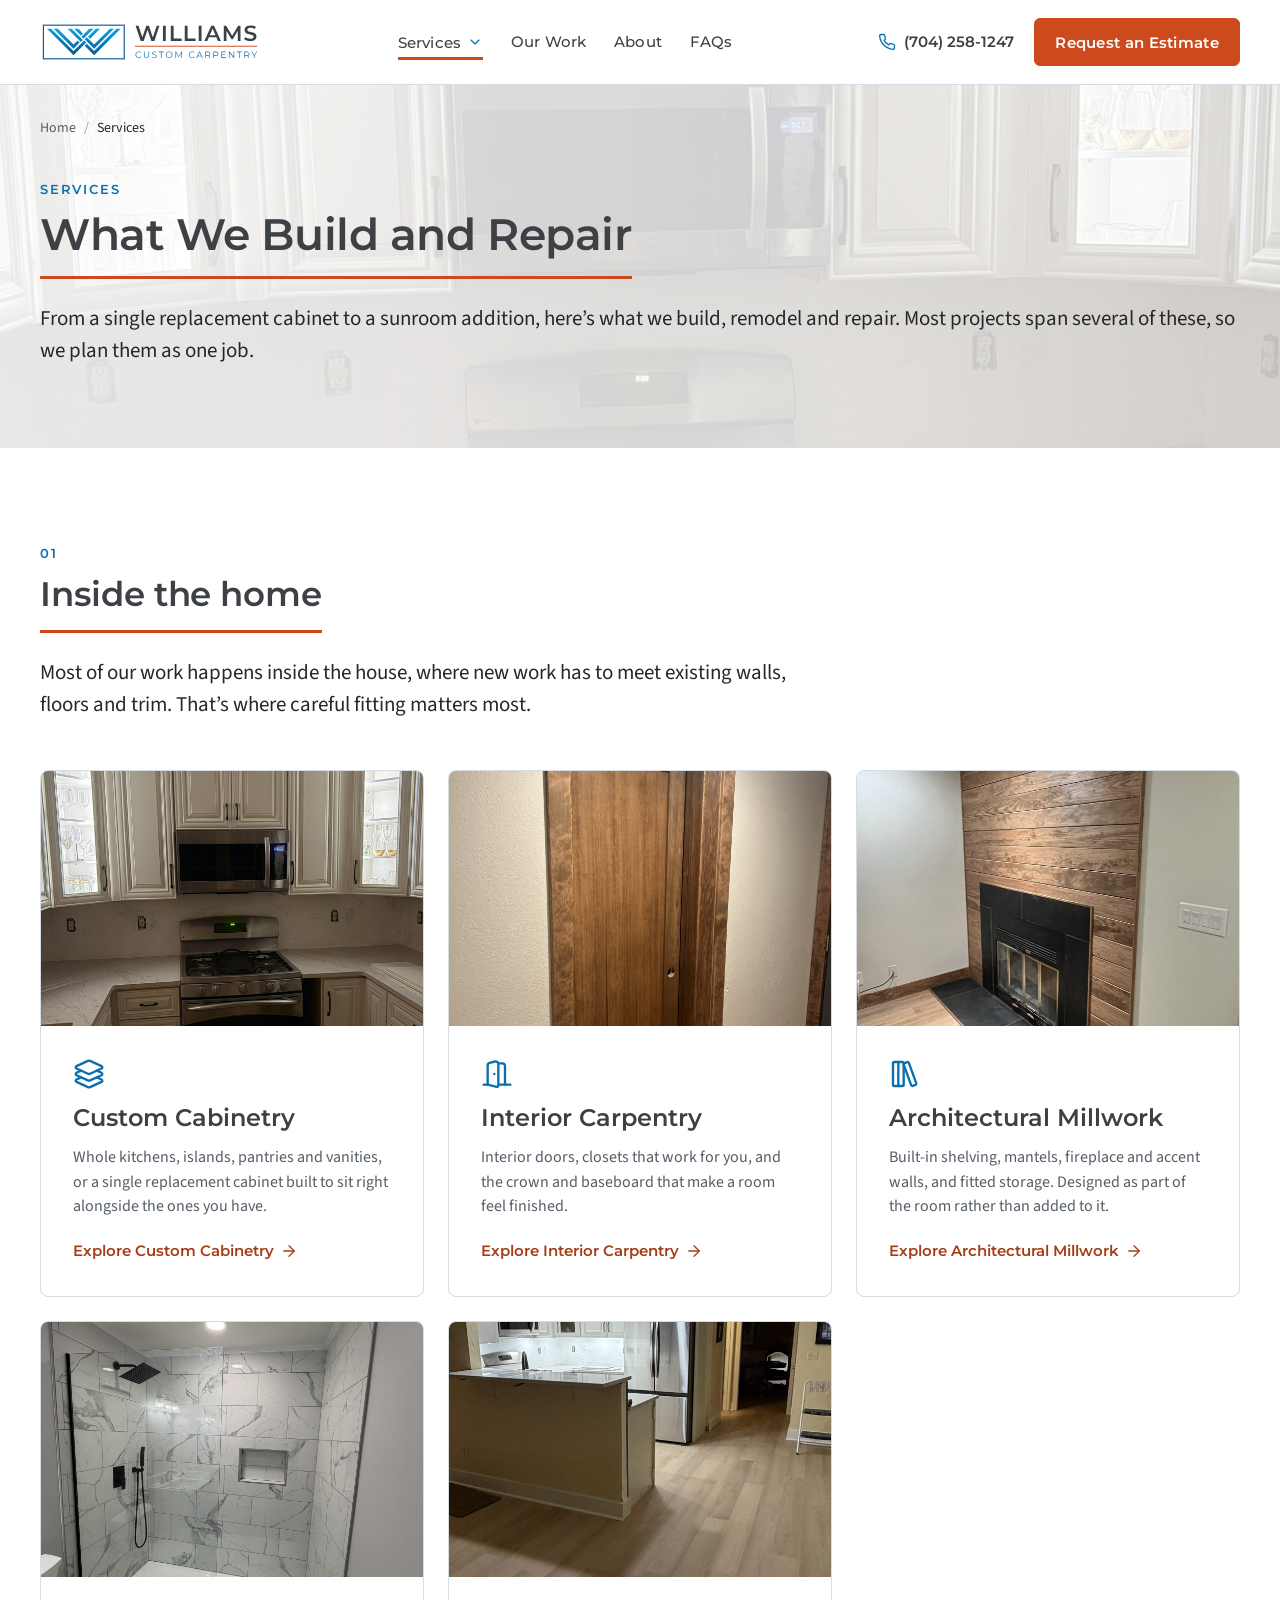
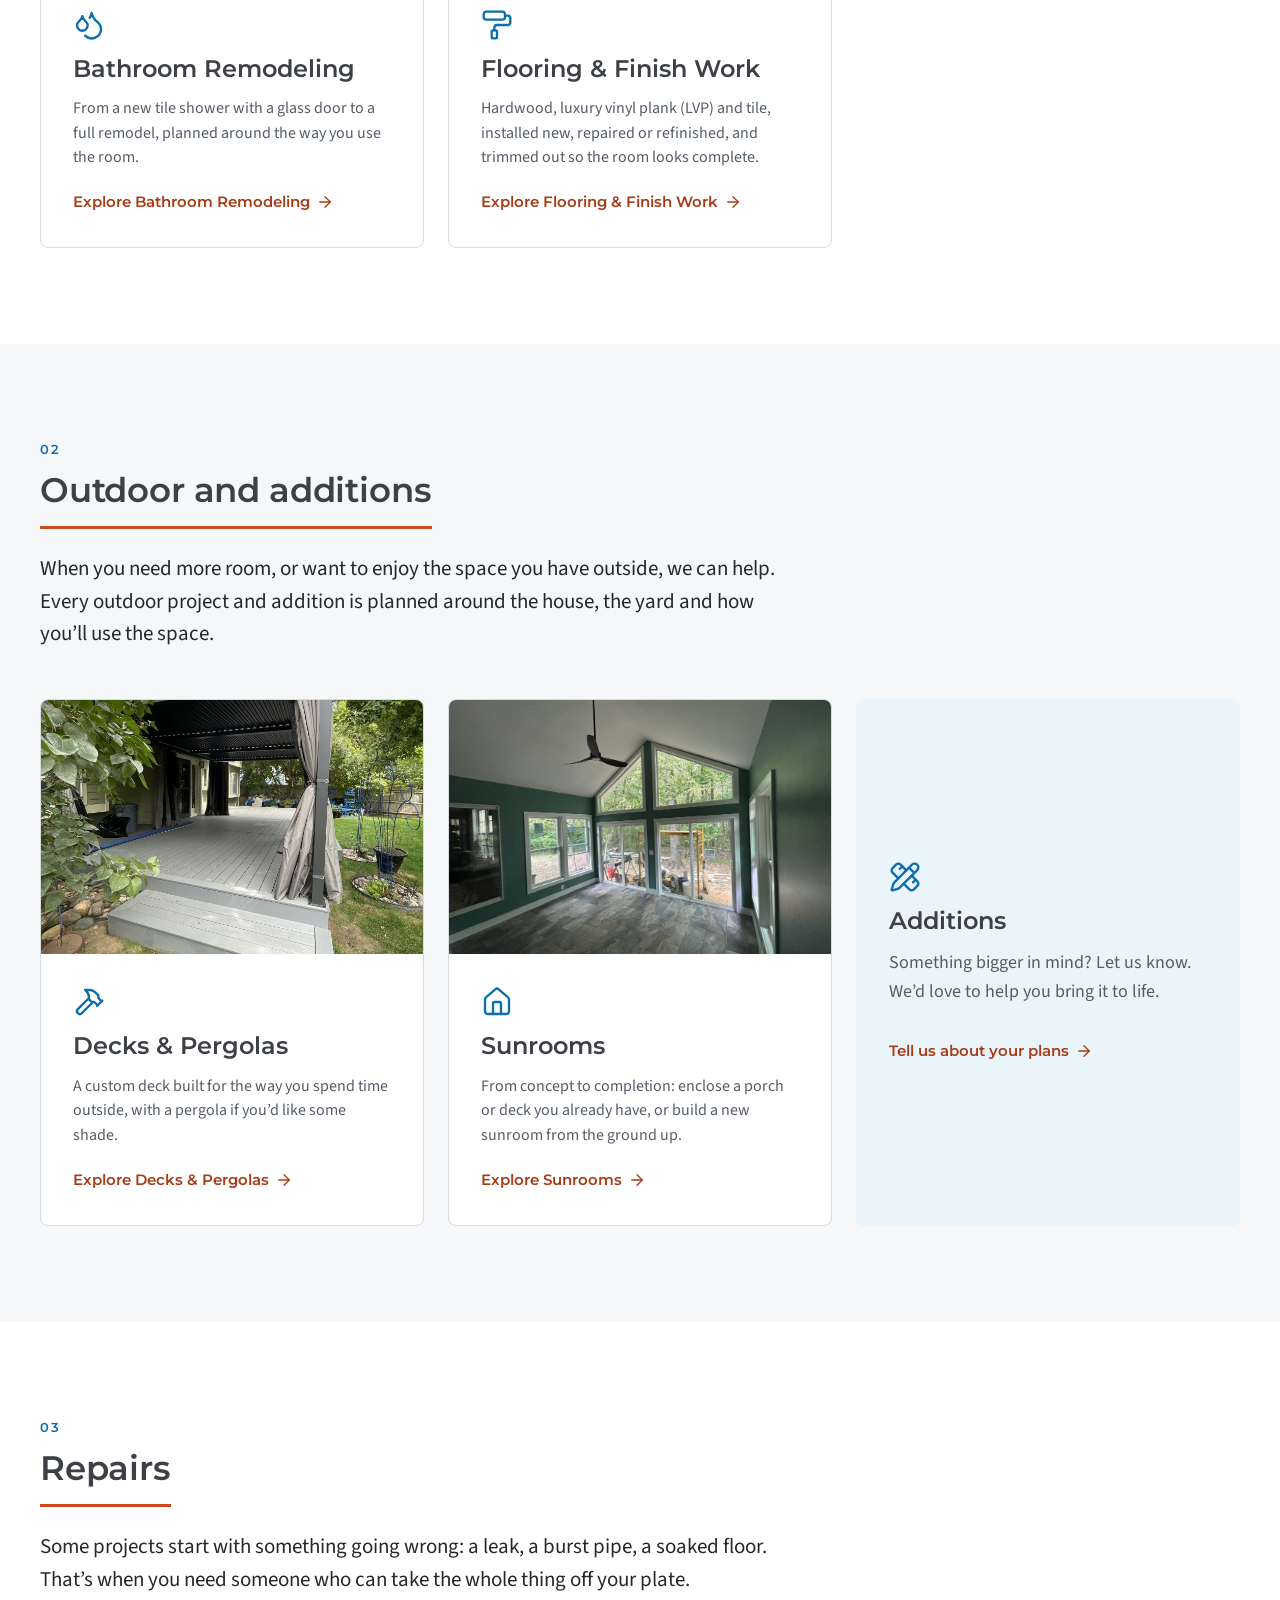
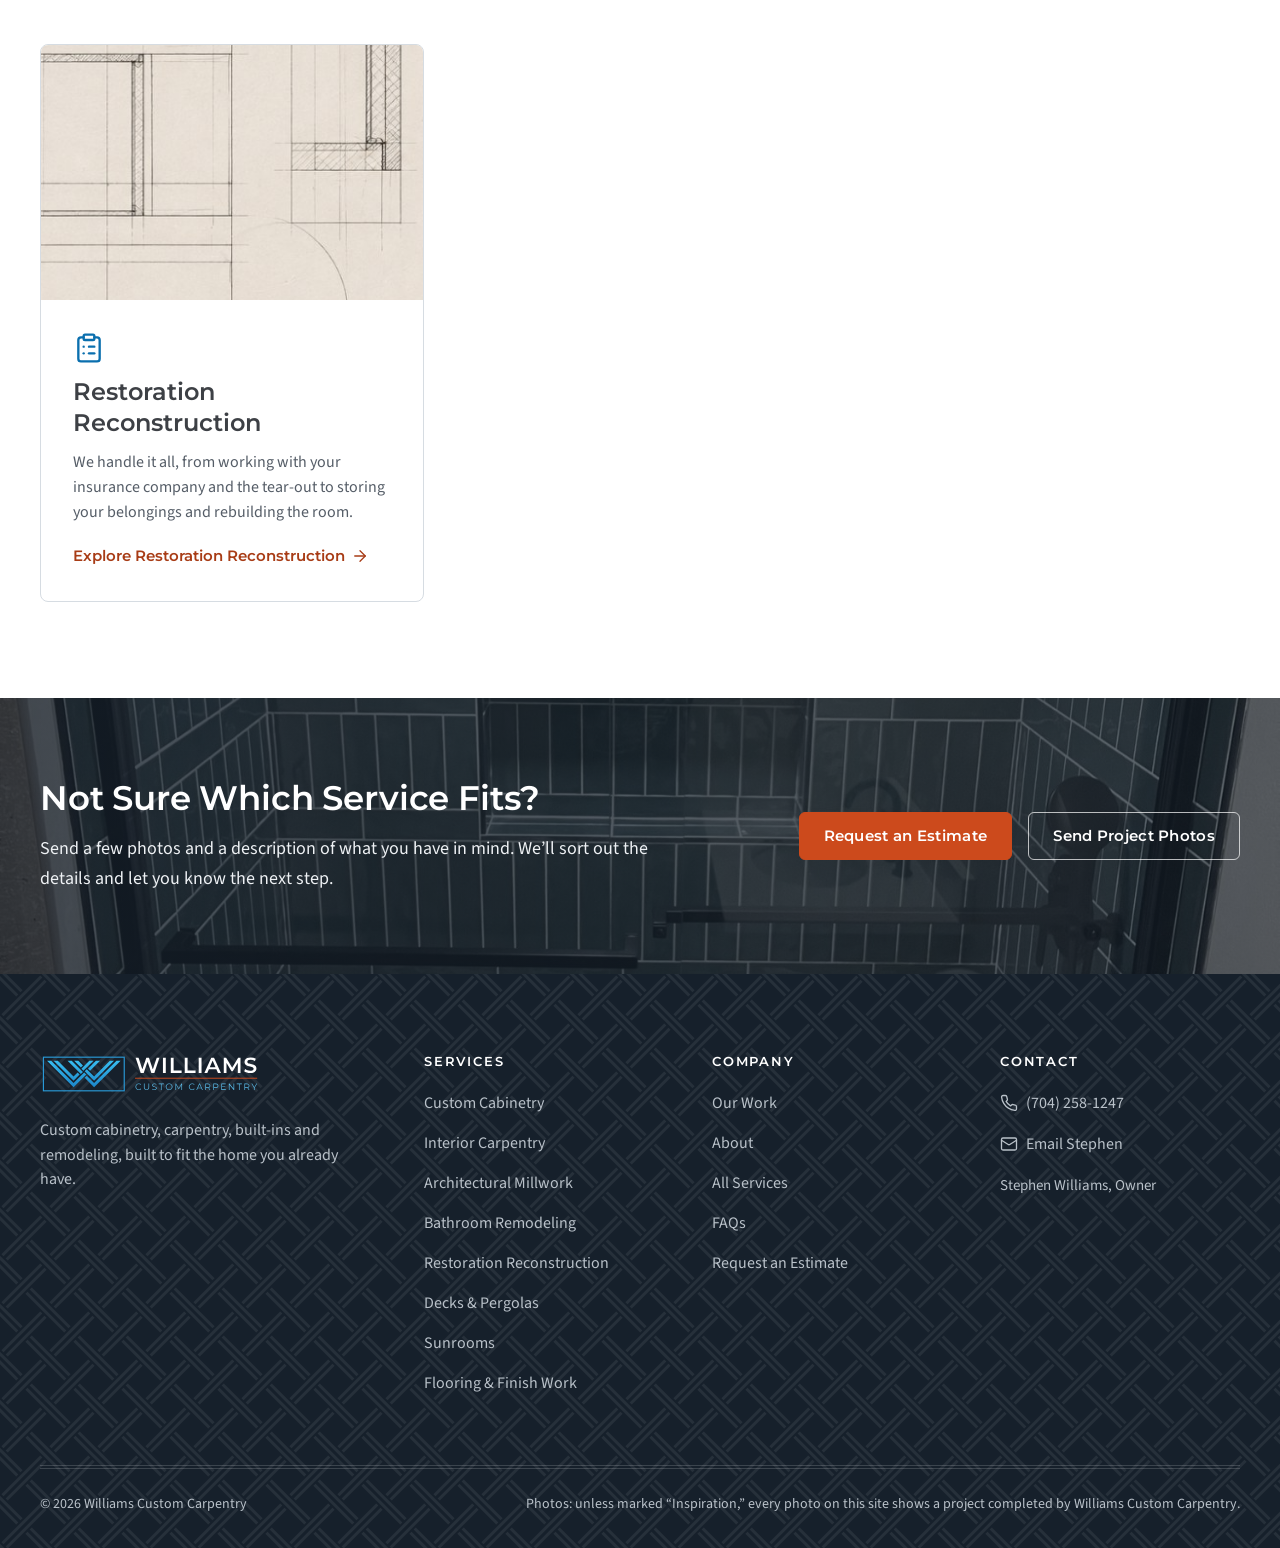
<file: services.html>
<!doctype html>
<html lang="en">
<head>
<meta charset="utf-8">
<meta name="viewport" content="width=device-width, initial-scale=1">
<title>Services | Williams Custom Carpentry</title>
<meta name="description" content="Everything we build, remodel and repair: cabinets, trim, built-ins, bathrooms, decks, pergolas, sunrooms, floors and water-damage rebuilds.">
<link rel="icon" href="site-assets/logos/favicon.ico" sizes="48x48">
<link rel="icon" href="site-assets/logos/wcc-favicon.svg" type="image/svg+xml">
<link rel="apple-touch-icon" href="site-assets/logos/apple-touch-icon.png">
<link rel="stylesheet" href="fonts.css">
<link rel="stylesheet" href="tokens.css">
<link rel="stylesheet" href="components.css">
</head>
<body>
<a class="skip-link" href="#main">Skip to content</a>
<header class="site-header">
  <div class="container site-header__inner">
    <a class="site-header__logo" href="index.html"><img src="site-assets/logos/wcc-logo-horizontal-fullcolor.svg" alt="Williams Custom Carpentry home" width="220" height="36"></a>
    <nav class="site-nav" aria-label="Main"><ul>
      <li class="nav-item--services"><button class="nav-link nav-trigger is-current" type="button" aria-expanded="false" aria-controls="services-menu">Services<svg aria-hidden="true" focusable="false" xmlns="http://www.w3.org/2000/svg" width="24" height="24" viewBox="0 0 24 24" fill="none" stroke="currentColor" stroke-width="1.75" stroke-linecap="round" stroke-linejoin="round" ><path d="m6 9 6 6 6-6" /></svg></button>
        <div class="mega" id="services-menu"><div class="mega__group"><p class="mega__heading">Inside the home</p><ul><li><a href="custom-cabinetry.html"><svg aria-hidden="true" focusable="false" xmlns="http://www.w3.org/2000/svg" width="24" height="24" viewBox="0 0 24 24" fill="none" stroke="currentColor" stroke-width="1.75" stroke-linecap="round" stroke-linejoin="round" ><path d="m12.83 2.18a2 2 0 0 0-1.66 0L2.6 6.08a1 1 0 0 0 0 1.83l8.58 3.91a2 2 0 0 0 1.66 0l8.58-3.9a1 1 0 0 0 0-1.83Z" /><path d="m6.08 9.5-3.5 1.6a1 1 0 0 0 0 1.81l8.6 3.91a2 2 0 0 0 1.65 0l8.58-3.9a1 1 0 0 0 0-1.83l-3.5-1.59" /><path d="m6.08 14.5-3.5 1.6a1 1 0 0 0 0 1.81l8.6 3.91a2 2 0 0 0 1.65 0l8.58-3.9a1 1 0 0 0 0-1.83l-3.5-1.59" /></svg><span>Custom Cabinetry</span></a></li><li><a href="interior-carpentry.html"><svg aria-hidden="true" focusable="false" xmlns="http://www.w3.org/2000/svg" width="24" height="24" viewBox="0 0 24 24" fill="none" stroke="currentColor" stroke-width="1.75" stroke-linecap="round" stroke-linejoin="round" ><path d="M13 4h3a2 2 0 0 1 2 2v14" /><path d="M2 20h3" /><path d="M13 20h9" /><path d="M10 12v.01" /><path d="M13 4.562v16.157a1 1 0 0 1-1.242.97L5 20V5.562a2 2 0 0 1 1.515-1.94l4-1A2 2 0 0 1 13 4.561Z" /></svg><span>Interior Carpentry</span></a></li><li><a href="architectural-millwork.html"><svg aria-hidden="true" focusable="false" xmlns="http://www.w3.org/2000/svg" width="24" height="24" viewBox="0 0 24 24" fill="none" stroke="currentColor" stroke-width="1.75" stroke-linecap="round" stroke-linejoin="round" ><rect width="8" height="18" x="3" y="3" rx="1" /><path d="M7 3v18" /><path d="M20.4 18.9c.2.5-.1 1.1-.6 1.3l-1.9.7c-.5.2-1.1-.1-1.3-.6L11.1 5.1c-.2-.5.1-1.1.6-1.3l1.9-.7c.5-.2 1.1.1 1.3.6Z" /></svg><span>Architectural Millwork</span></a></li><li><a href="bathroom-remodeling.html"><svg aria-hidden="true" focusable="false" xmlns="http://www.w3.org/2000/svg" width="24" height="24" viewBox="0 0 24 24" fill="none" stroke="currentColor" stroke-width="1.75" stroke-linecap="round" stroke-linejoin="round" ><path d="M7 16.3c2.2 0 4-1.83 4-4.05 0-1.16-.57-2.26-1.71-3.19S7.29 6.75 7 5.3c-.29 1.45-1.14 2.84-2.29 3.76S3 11.1 3 12.25c0 2.22 1.8 4.05 4 4.05z" /><path d="M12.56 6.6A10.97 10.97 0 0 0 14 3.02c.5 2.5 2 4.9 4 6.5s3 3.5 3 5.5a6.98 6.98 0 0 1-11.91 4.97" /></svg><span>Bathroom Remodeling</span></a></li><li><a href="flooring-finish-work.html"><svg aria-hidden="true" focusable="false" xmlns="http://www.w3.org/2000/svg" width="24" height="24" viewBox="0 0 24 24" fill="none" stroke="currentColor" stroke-width="1.75" stroke-linecap="round" stroke-linejoin="round" ><rect width="16" height="6" x="2" y="2" rx="2" /><path d="M10 16v-2a2 2 0 0 1 2-2h8a2 2 0 0 0 2-2V7a2 2 0 0 0-2-2h-2" /><rect width="4" height="6" x="8" y="16" rx="1" /></svg><span>Flooring &amp; Finish Work</span></a></li></ul></div><div class="mega__group"><p class="mega__heading">Outdoor and additions</p><ul><li><a href="decks-pergolas.html"><svg aria-hidden="true" focusable="false" xmlns="http://www.w3.org/2000/svg" width="24" height="24" viewBox="0 0 24 24" fill="none" stroke="currentColor" stroke-width="1.75" stroke-linecap="round" stroke-linejoin="round" ><path d="m15 12-8.373 8.373a1 1 0 1 1-3-3L12 9" /><path d="m18 15 4-4" /><path d="m21.5 11.5-1.914-1.914A2 2 0 0 1 19 8.172V7l-2.26-2.26a6 6 0 0 0-4.202-1.756L9 2.96l.92.82A6.18 6.18 0 0 1 12 8.4V10l2 2h1.172a2 2 0 0 1 1.414.586L18.5 14.5" /></svg><span>Decks &amp; Pergolas</span></a></li><li><a href="sunrooms.html"><svg aria-hidden="true" focusable="false" xmlns="http://www.w3.org/2000/svg" width="24" height="24" viewBox="0 0 24 24" fill="none" stroke="currentColor" stroke-width="1.75" stroke-linecap="round" stroke-linejoin="round" ><path d="M15 21v-8a1 1 0 0 0-1-1h-4a1 1 0 0 0-1 1v8" /><path d="M3 10a2 2 0 0 1 .709-1.528l7-5.999a2 2 0 0 1 2.582 0l7 5.999A2 2 0 0 1 21 10v9a2 2 0 0 1-2 2H5a2 2 0 0 1-2-2z" /></svg><span>Sunrooms</span></a></li></ul></div><div class="mega__group"><p class="mega__heading">Repairs</p><ul><li><a href="restoration-reconstruction.html"><svg aria-hidden="true" focusable="false" xmlns="http://www.w3.org/2000/svg" width="24" height="24" viewBox="0 0 24 24" fill="none" stroke="currentColor" stroke-width="1.75" stroke-linecap="round" stroke-linejoin="round" ><rect width="8" height="4" x="8" y="2" rx="1" ry="1" /><path d="M16 4h2a2 2 0 0 1 2 2v14a2 2 0 0 1-2 2H6a2 2 0 0 1-2-2V6a2 2 0 0 1 2-2h2" /><path d="M12 11h4" /><path d="M12 16h4" /><path d="M8 11h.01" /><path d="M8 16h.01" /></svg><span>Restoration Reconstruction</span></a></li></ul></div><a class="mega__all" href="services.html">View all services<svg aria-hidden="true" focusable="false" xmlns="http://www.w3.org/2000/svg" width="24" height="24" viewBox="0 0 24 24" fill="none" stroke="currentColor" stroke-width="1.75" stroke-linecap="round" stroke-linejoin="round" ><path d="M5 12h14" /><path d="m12 5 7 7-7 7" /></svg></a></div></li>
      <li><a class="nav-link" href="our-work.html">Our Work</a></li><li><a class="nav-link" href="about.html">About</a></li><li><a class="nav-link" href="faqs.html">FAQs</a></li></ul></nav>
    <div class="site-header__actions">
      <a class="site-header__phone" href="tel:+17042581247"><svg aria-hidden="true" focusable="false" xmlns="http://www.w3.org/2000/svg" width="24" height="24" viewBox="0 0 24 24" fill="none" stroke="currentColor" stroke-width="1.75" stroke-linecap="round" stroke-linejoin="round" ><path d="M22 16.92v3a2 2 0 0 1-2.18 2 19.79 19.79 0 0 1-8.63-3.07 19.5 19.5 0 0 1-6-6 19.79 19.79 0 0 1-3.07-8.67A2 2 0 0 1 4.11 2h3a2 2 0 0 1 2 1.72 12.84 12.84 0 0 0 .7 2.81 2 2 0 0 1-.45 2.11L8.09 9.91a16 16 0 0 0 6 6l1.27-1.27a2 2 0 0 1 2.11-.45 12.84 12.84 0 0 0 2.81.7A2 2 0 0 1 22 16.92z" /></svg><span>(704) 258-1247</span></a>
      <a class="btn btn--primary site-header__cta" href="request-an-estimate.html"><span class="label-long">Request an Estimate</span><span class="label-short">Estimate</span></a>
      <button class="menu-button" type="button" aria-expanded="false" aria-controls="mobile-nav" aria-label="Menu"><svg aria-hidden="true" focusable="false" class="icon-open" xmlns="http://www.w3.org/2000/svg" width="24" height="24" viewBox="0 0 24 24" fill="none" stroke="currentColor" stroke-width="1.75" stroke-linecap="round" stroke-linejoin="round" ><line x1="4" x2="20" y1="12" y2="12" /><line x1="4" x2="20" y1="6" y2="6" /><line x1="4" x2="20" y1="18" y2="18" /></svg><svg aria-hidden="true" focusable="false" class="icon-close" xmlns="http://www.w3.org/2000/svg" width="24" height="24" viewBox="0 0 24 24" fill="none" stroke="currentColor" stroke-width="1.75" stroke-linecap="round" stroke-linejoin="round" ><path d="M18 6 6 18" /><path d="m6 6 12 12" /></svg><span class="menu-label">Menu</span></button>
    </div>
  </div>
  <nav class="mobile-nav" id="mobile-nav" aria-label="Main (mobile)">
    <ul><li class="mobile-nav__group"><p class="mobile-nav__heading">Inside the home</p><ul><li><a href="custom-cabinetry.html">Custom Cabinetry<svg aria-hidden="true" focusable="false" xmlns="http://www.w3.org/2000/svg" width="24" height="24" viewBox="0 0 24 24" fill="none" stroke="currentColor" stroke-width="1.75" stroke-linecap="round" stroke-linejoin="round" ><path d="M5 12h14" /><path d="m12 5 7 7-7 7" /></svg></a></li><li><a href="interior-carpentry.html">Interior Carpentry<svg aria-hidden="true" focusable="false" xmlns="http://www.w3.org/2000/svg" width="24" height="24" viewBox="0 0 24 24" fill="none" stroke="currentColor" stroke-width="1.75" stroke-linecap="round" stroke-linejoin="round" ><path d="M5 12h14" /><path d="m12 5 7 7-7 7" /></svg></a></li><li><a href="architectural-millwork.html">Architectural Millwork<svg aria-hidden="true" focusable="false" xmlns="http://www.w3.org/2000/svg" width="24" height="24" viewBox="0 0 24 24" fill="none" stroke="currentColor" stroke-width="1.75" stroke-linecap="round" stroke-linejoin="round" ><path d="M5 12h14" /><path d="m12 5 7 7-7 7" /></svg></a></li><li><a href="bathroom-remodeling.html">Bathroom Remodeling<svg aria-hidden="true" focusable="false" xmlns="http://www.w3.org/2000/svg" width="24" height="24" viewBox="0 0 24 24" fill="none" stroke="currentColor" stroke-width="1.75" stroke-linecap="round" stroke-linejoin="round" ><path d="M5 12h14" /><path d="m12 5 7 7-7 7" /></svg></a></li><li><a href="flooring-finish-work.html">Flooring &amp; Finish Work<svg aria-hidden="true" focusable="false" xmlns="http://www.w3.org/2000/svg" width="24" height="24" viewBox="0 0 24 24" fill="none" stroke="currentColor" stroke-width="1.75" stroke-linecap="round" stroke-linejoin="round" ><path d="M5 12h14" /><path d="m12 5 7 7-7 7" /></svg></a></li></ul></li><li class="mobile-nav__group"><p class="mobile-nav__heading">Outdoor and additions</p><ul><li><a href="decks-pergolas.html">Decks &amp; Pergolas<svg aria-hidden="true" focusable="false" xmlns="http://www.w3.org/2000/svg" width="24" height="24" viewBox="0 0 24 24" fill="none" stroke="currentColor" stroke-width="1.75" stroke-linecap="round" stroke-linejoin="round" ><path d="M5 12h14" /><path d="m12 5 7 7-7 7" /></svg></a></li><li><a href="sunrooms.html">Sunrooms<svg aria-hidden="true" focusable="false" xmlns="http://www.w3.org/2000/svg" width="24" height="24" viewBox="0 0 24 24" fill="none" stroke="currentColor" stroke-width="1.75" stroke-linecap="round" stroke-linejoin="round" ><path d="M5 12h14" /><path d="m12 5 7 7-7 7" /></svg></a></li></ul></li><li class="mobile-nav__group"><p class="mobile-nav__heading">Repairs</p><ul><li><a href="restoration-reconstruction.html">Restoration Reconstruction<svg aria-hidden="true" focusable="false" xmlns="http://www.w3.org/2000/svg" width="24" height="24" viewBox="0 0 24 24" fill="none" stroke="currentColor" stroke-width="1.75" stroke-linecap="round" stroke-linejoin="round" ><path d="M5 12h14" /><path d="m12 5 7 7-7 7" /></svg></a></li></ul></li><li class="mobile-nav__group"><p class="mobile-nav__heading">Company</p><ul><li><a href="our-work.html">Our Work<svg aria-hidden="true" focusable="false" xmlns="http://www.w3.org/2000/svg" width="24" height="24" viewBox="0 0 24 24" fill="none" stroke="currentColor" stroke-width="1.75" stroke-linecap="round" stroke-linejoin="round" ><path d="M5 12h14" /><path d="m12 5 7 7-7 7" /></svg></a></li><li><a href="about.html">About<svg aria-hidden="true" focusable="false" xmlns="http://www.w3.org/2000/svg" width="24" height="24" viewBox="0 0 24 24" fill="none" stroke="currentColor" stroke-width="1.75" stroke-linecap="round" stroke-linejoin="round" ><path d="M5 12h14" /><path d="m12 5 7 7-7 7" /></svg></a></li><li><a href="faqs.html">FAQs<svg aria-hidden="true" focusable="false" xmlns="http://www.w3.org/2000/svg" width="24" height="24" viewBox="0 0 24 24" fill="none" stroke="currentColor" stroke-width="1.75" stroke-linecap="round" stroke-linejoin="round" ><path d="M5 12h14" /><path d="m12 5 7 7-7 7" /></svg></a></li><li><a href="services.html" aria-current="page">All Services<svg aria-hidden="true" focusable="false" xmlns="http://www.w3.org/2000/svg" width="24" height="24" viewBox="0 0 24 24" fill="none" stroke="currentColor" stroke-width="1.75" stroke-linecap="round" stroke-linejoin="round" ><path d="M5 12h14" /><path d="m12 5 7 7-7 7" /></svg></a></li></ul></li></ul>
    <div class="mobile-nav__cta"><a class="btn btn--primary btn--block" href="request-an-estimate.html">Request an Estimate</a>
      <a class="btn btn--secondary btn--block" href="tel:+17042581247"><svg aria-hidden="true" focusable="false" xmlns="http://www.w3.org/2000/svg" width="24" height="24" viewBox="0 0 24 24" fill="none" stroke="currentColor" stroke-width="1.75" stroke-linecap="round" stroke-linejoin="round" ><path d="M22 16.92v3a2 2 0 0 1-2.18 2 19.79 19.79 0 0 1-8.63-3.07 19.5 19.5 0 0 1-6-6 19.79 19.79 0 0 1-3.07-8.67A2 2 0 0 1 4.11 2h3a2 2 0 0 1 2 1.72 12.84 12.84 0 0 0 .7 2.81 2 2 0 0 1-.45 2.11L8.09 9.91a16 16 0 0 0 6 6l1.27-1.27a2 2 0 0 1 2.11-.45 12.84 12.84 0 0 0 2.81.7A2 2 0 0 1 22 16.92z" /></svg>Call (704) 258-1247</a></div>
  </nav>
</header>
<main id="main">
<section class="page-header has-photo-bg"><img class="photo-bg" src="img/p-raised-panel-kitchen.jpg" alt="" aria-hidden="true" style="object-position: 50% 45%"><span class="photo-scrim" aria-hidden="true"></span>
  <div class="container">
    <nav class="breadcrumbs" aria-label="Breadcrumb"><ol><li><a href="index.html">Home</a></li><li><span aria-current="page">Services</span></li></ol></nav>
    <div class="">
      <div><span class="wcc-eyebrow">Services</span><h1>What We Build and Repair</h1><span class="wcc-accent-rule"></span><p class="wcc-lead">From a single replacement cabinet to a sunroom addition, here’s what we build, remodel and repair. Most projects span several of these, so we plan them as one job.</p></div>
      
    </div>
  </div>
</section>
<section class="section" aria-labelledby="grp-0">
  <div class="container">
    <div class="section-heading"><span class="wcc-eyebrow">01</span><h2 id="grp-0">Inside the home</h2><span class="wcc-accent-rule"></span><p class="wcc-lead">Most of our work happens inside the house, where new work has to meet existing walls, floors and trim. That’s where careful fitting matters most.</p></div>
    <div class="grid grid--3"><article class="service-card">
  <div class="service-card__media"><img src="img/p-raised-panel-kitchen.jpg" alt="" width="1500" height="2000" loading="lazy" style="object-position: 50% 45%"></div>
  <div class="service-card__body">
    <svg aria-hidden="true" focusable="false" class="service-card__icon" xmlns="http://www.w3.org/2000/svg" width="24" height="24" viewBox="0 0 24 24" fill="none" stroke="currentColor" stroke-width="1.75" stroke-linecap="round" stroke-linejoin="round" ><path d="m12.83 2.18a2 2 0 0 0-1.66 0L2.6 6.08a1 1 0 0 0 0 1.83l8.58 3.91a2 2 0 0 0 1.66 0l8.58-3.9a1 1 0 0 0 0-1.83Z" /><path d="m6.08 9.5-3.5 1.6a1 1 0 0 0 0 1.81l8.6 3.91a2 2 0 0 0 1.65 0l8.58-3.9a1 1 0 0 0 0-1.83l-3.5-1.59" /><path d="m6.08 14.5-3.5 1.6a1 1 0 0 0 0 1.81l8.6 3.91a2 2 0 0 0 1.65 0l8.58-3.9a1 1 0 0 0 0-1.83l-3.5-1.59" /></svg>
    <h3 class="wcc-h3 service-card__title"><a href="custom-cabinetry.html">Custom Cabinetry</a></h3>
    <p class="wcc-body-sm">Whole kitchens, islands, pantries and vanities, or a single replacement cabinet built to sit right alongside the ones you have.</p>
    <span class="text-link" aria-hidden="true">Explore Custom Cabinetry<svg aria-hidden="true" focusable="false" xmlns="http://www.w3.org/2000/svg" width="24" height="24" viewBox="0 0 24 24" fill="none" stroke="currentColor" stroke-width="1.75" stroke-linecap="round" stroke-linejoin="round" ><path d="M5 12h14" /><path d="m12 5 7 7-7 7" /></svg></span>
  </div>
</article><article class="service-card">
  <div class="service-card__media"><img src="img/p-door-casing.jpg" alt="" width="1500" height="2000" loading="lazy" style="object-position: 50% 45%"></div>
  <div class="service-card__body">
    <svg aria-hidden="true" focusable="false" class="service-card__icon" xmlns="http://www.w3.org/2000/svg" width="24" height="24" viewBox="0 0 24 24" fill="none" stroke="currentColor" stroke-width="1.75" stroke-linecap="round" stroke-linejoin="round" ><path d="M13 4h3a2 2 0 0 1 2 2v14" /><path d="M2 20h3" /><path d="M13 20h9" /><path d="M10 12v.01" /><path d="M13 4.562v16.157a1 1 0 0 1-1.242.97L5 20V5.562a2 2 0 0 1 1.515-1.94l4-1A2 2 0 0 1 13 4.561Z" /></svg>
    <h3 class="wcc-h3 service-card__title"><a href="interior-carpentry.html">Interior Carpentry</a></h3>
    <p class="wcc-body-sm">Interior doors, closets that work for you, and the crown and baseboard that make a room feel finished.</p>
    <span class="text-link" aria-hidden="true">Explore Interior Carpentry<svg aria-hidden="true" focusable="false" xmlns="http://www.w3.org/2000/svg" width="24" height="24" viewBox="0 0 24 24" fill="none" stroke="currentColor" stroke-width="1.75" stroke-linecap="round" stroke-linejoin="round" ><path d="M5 12h14" /><path d="m12 5 7 7-7 7" /></svg></span>
  </div>
</article><article class="service-card">
  <div class="service-card__media"><img src="img/p-fireplace-wall.jpg" alt="" width="1500" height="2000" loading="lazy" style="object-position: 50% 50%"></div>
  <div class="service-card__body">
    <svg aria-hidden="true" focusable="false" class="service-card__icon" xmlns="http://www.w3.org/2000/svg" width="24" height="24" viewBox="0 0 24 24" fill="none" stroke="currentColor" stroke-width="1.75" stroke-linecap="round" stroke-linejoin="round" ><rect width="8" height="18" x="3" y="3" rx="1" /><path d="M7 3v18" /><path d="M20.4 18.9c.2.5-.1 1.1-.6 1.3l-1.9.7c-.5.2-1.1-.1-1.3-.6L11.1 5.1c-.2-.5.1-1.1.6-1.3l1.9-.7c.5-.2 1.1.1 1.3.6Z" /></svg>
    <h3 class="wcc-h3 service-card__title"><a href="architectural-millwork.html">Architectural Millwork</a></h3>
    <p class="wcc-body-sm">Built-in shelving, mantels, fireplace and accent walls, and fitted storage. Designed as part of the room rather than added to it.</p>
    <span class="text-link" aria-hidden="true">Explore Architectural Millwork<svg aria-hidden="true" focusable="false" xmlns="http://www.w3.org/2000/svg" width="24" height="24" viewBox="0 0 24 24" fill="none" stroke="currentColor" stroke-width="1.75" stroke-linecap="round" stroke-linejoin="round" ><path d="M5 12h14" /><path d="m12 5 7 7-7 7" /></svg></span>
  </div>
</article><article class="service-card">
  <div class="service-card__media"><img src="img/p-shower-niche.jpg" alt="" width="1500" height="2000" loading="lazy" style="object-position: 50% 45%"></div>
  <div class="service-card__body">
    <svg aria-hidden="true" focusable="false" class="service-card__icon" xmlns="http://www.w3.org/2000/svg" width="24" height="24" viewBox="0 0 24 24" fill="none" stroke="currentColor" stroke-width="1.75" stroke-linecap="round" stroke-linejoin="round" ><path d="M7 16.3c2.2 0 4-1.83 4-4.05 0-1.16-.57-2.26-1.71-3.19S7.29 6.75 7 5.3c-.29 1.45-1.14 2.84-2.29 3.76S3 11.1 3 12.25c0 2.22 1.8 4.05 4 4.05z" /><path d="M12.56 6.6A10.97 10.97 0 0 0 14 3.02c.5 2.5 2 4.9 4 6.5s3 3.5 3 5.5a6.98 6.98 0 0 1-11.91 4.97" /></svg>
    <h3 class="wcc-h3 service-card__title"><a href="bathroom-remodeling.html">Bathroom Remodeling</a></h3>
    <p class="wcc-body-sm">From a new tile shower with a glass door to a full remodel, planned around the way you use the room.</p>
    <span class="text-link" aria-hidden="true">Explore Bathroom Remodeling<svg aria-hidden="true" focusable="false" xmlns="http://www.w3.org/2000/svg" width="24" height="24" viewBox="0 0 24 24" fill="none" stroke="currentColor" stroke-width="1.75" stroke-linecap="round" stroke-linejoin="round" ><path d="M5 12h14" /><path d="m12 5 7 7-7 7" /></svg></span>
  </div>
</article><article class="service-card">
  <div class="service-card__media"><img src="img/p-kitchen-peninsula.jpg" alt="" width="1500" height="2000" loading="lazy" style="object-position: 50% 60%"></div>
  <div class="service-card__body">
    <svg aria-hidden="true" focusable="false" class="service-card__icon" xmlns="http://www.w3.org/2000/svg" width="24" height="24" viewBox="0 0 24 24" fill="none" stroke="currentColor" stroke-width="1.75" stroke-linecap="round" stroke-linejoin="round" ><rect width="16" height="6" x="2" y="2" rx="2" /><path d="M10 16v-2a2 2 0 0 1 2-2h8a2 2 0 0 0 2-2V7a2 2 0 0 0-2-2h-2" /><rect width="4" height="6" x="8" y="16" rx="1" /></svg>
    <h3 class="wcc-h3 service-card__title"><a href="flooring-finish-work.html">Flooring &amp; Finish Work</a></h3>
    <p class="wcc-body-sm">Hardwood, luxury vinyl plank (LVP) and tile, installed new, repaired or refinished, and trimmed out so the room looks complete.</p>
    <span class="text-link" aria-hidden="true">Explore Flooring &amp; Finish Work<svg aria-hidden="true" focusable="false" xmlns="http://www.w3.org/2000/svg" width="24" height="24" viewBox="0 0 24 24" fill="none" stroke="currentColor" stroke-width="1.75" stroke-linecap="round" stroke-linejoin="round" ><path d="M5 12h14" /><path d="m12 5 7 7-7 7" /></svg></span>
  </div>
</article></div>
  </div>
</section><section class="section section--subtle" aria-labelledby="grp-1">
  <div class="container">
    <div class="section-heading"><span class="wcc-eyebrow">02</span><h2 id="grp-1">Outdoor and additions</h2><span class="wcc-accent-rule"></span><p class="wcc-lead">When you need more room, or want to enjoy the space you have outside, we can help. Every outdoor project and addition is planned around the house, the yard and how you’ll use the space.</p></div>
    <div class="grid grid--3"><article class="service-card">
  <div class="service-card__media"><img src="img/p-deck-pergola.jpg" alt="" width="1500" height="2000" loading="lazy" style="object-position: 50% 60%"></div>
  <div class="service-card__body">
    <svg aria-hidden="true" focusable="false" class="service-card__icon" xmlns="http://www.w3.org/2000/svg" width="24" height="24" viewBox="0 0 24 24" fill="none" stroke="currentColor" stroke-width="1.75" stroke-linecap="round" stroke-linejoin="round" ><path d="m15 12-8.373 8.373a1 1 0 1 1-3-3L12 9" /><path d="m18 15 4-4" /><path d="m21.5 11.5-1.914-1.914A2 2 0 0 1 19 8.172V7l-2.26-2.26a6 6 0 0 0-4.202-1.756L9 2.96l.92.82A6.18 6.18 0 0 1 12 8.4V10l2 2h1.172a2 2 0 0 1 1.414.586L18.5 14.5" /></svg>
    <h3 class="wcc-h3 service-card__title"><a href="decks-pergolas.html">Decks &amp; Pergolas</a></h3>
    <p class="wcc-body-sm">A custom deck built for the way you spend time outside, with a pergola if you’d like some shade.</p>
    <span class="text-link" aria-hidden="true">Explore Decks &amp; Pergolas<svg aria-hidden="true" focusable="false" xmlns="http://www.w3.org/2000/svg" width="24" height="24" viewBox="0 0 24 24" fill="none" stroke="currentColor" stroke-width="1.75" stroke-linecap="round" stroke-linejoin="round" ><path d="M5 12h14" /><path d="m12 5 7 7-7 7" /></svg></span>
  </div>
</article><article class="service-card">
  <div class="service-card__media"><img src="img/p-sunroom-gable.jpg" alt="" width="2000" height="1500" loading="lazy" style="object-position: 50% 50%"></div>
  <div class="service-card__body">
    <svg aria-hidden="true" focusable="false" class="service-card__icon" xmlns="http://www.w3.org/2000/svg" width="24" height="24" viewBox="0 0 24 24" fill="none" stroke="currentColor" stroke-width="1.75" stroke-linecap="round" stroke-linejoin="round" ><path d="M15 21v-8a1 1 0 0 0-1-1h-4a1 1 0 0 0-1 1v8" /><path d="M3 10a2 2 0 0 1 .709-1.528l7-5.999a2 2 0 0 1 2.582 0l7 5.999A2 2 0 0 1 21 10v9a2 2 0 0 1-2 2H5a2 2 0 0 1-2-2z" /></svg>
    <h3 class="wcc-h3 service-card__title"><a href="sunrooms.html">Sunrooms</a></h3>
    <p class="wcc-body-sm">From concept to completion: enclose a porch or deck you already have, or build a new sunroom from the ground up.</p>
    <span class="text-link" aria-hidden="true">Explore Sunrooms<svg aria-hidden="true" focusable="false" xmlns="http://www.w3.org/2000/svg" width="24" height="24" viewBox="0 0 24 24" fill="none" stroke="currentColor" stroke-width="1.75" stroke-linecap="round" stroke-linejoin="round" ><path d="M5 12h14" /><path d="m12 5 7 7-7 7" /></svg></span>
  </div>
</article><article class="service-card service-card--invite">
  <div class="service-card__body">
    <svg aria-hidden="true" focusable="false" class="service-card__icon" xmlns="http://www.w3.org/2000/svg" width="24" height="24" viewBox="0 0 24 24" fill="none" stroke="currentColor" stroke-width="1.75" stroke-linecap="round" stroke-linejoin="round" ><path d="M13 7 8.7 2.7a2.41 2.41 0 0 0-3.4 0L2.7 5.3a2.41 2.41 0 0 0 0 3.4L7 13" /><path d="m8 6 2-2" /><path d="m18 16 2-2" /><path d="m17 11 4.3 4.3c.94.94.94 2.46 0 3.4l-2.6 2.6c-.94.94-2.46.94-3.4 0L11 17" /><path d="M21.174 6.812a1 1 0 0 0-3.986-3.987L3.842 16.174a2 2 0 0 0-.5.83l-1.321 4.352a.5.5 0 0 0 .623.622l4.353-1.32a2 2 0 0 0 .83-.497z" /><path d="m15 5 4 4" /></svg>
    <h3 class="wcc-h3 service-card__title"><a href="request-an-estimate.html">Additions</a></h3>
    <p class="wcc-body">Something bigger in mind? Let us know. We’d love to help you bring it to life.</p>
    <span class="text-link" aria-hidden="true">Tell us about your plans<svg aria-hidden="true" focusable="false" xmlns="http://www.w3.org/2000/svg" width="24" height="24" viewBox="0 0 24 24" fill="none" stroke="currentColor" stroke-width="1.75" stroke-linecap="round" stroke-linejoin="round" ><path d="M5 12h14" /><path d="m12 5 7 7-7 7" /></svg></span>
  </div>
</article></div>
  </div>
</section><section class="section" aria-labelledby="grp-2">
  <div class="container">
    <div class="section-heading"><span class="wcc-eyebrow">03</span><h2 id="grp-2">Repairs</h2><span class="wcc-accent-rule"></span><p class="wcc-lead">Some projects start with something going wrong: a leak, a burst pipe, a soaked floor. That’s when you need someone who can take the whole thing off your plate.</p></div>
    <div class="grid grid--3"><article class="service-card">
  <div class="service-card__media"><img src="img/drafting-sketch.jpg" alt="" width="392" height="387" loading="lazy"></div>
  <div class="service-card__body">
    <svg aria-hidden="true" focusable="false" class="service-card__icon" xmlns="http://www.w3.org/2000/svg" width="24" height="24" viewBox="0 0 24 24" fill="none" stroke="currentColor" stroke-width="1.75" stroke-linecap="round" stroke-linejoin="round" ><rect width="8" height="4" x="8" y="2" rx="1" ry="1" /><path d="M16 4h2a2 2 0 0 1 2 2v14a2 2 0 0 1-2 2H6a2 2 0 0 1-2-2V6a2 2 0 0 1 2-2h2" /><path d="M12 11h4" /><path d="M12 16h4" /><path d="M8 11h.01" /><path d="M8 16h.01" /></svg>
    <h3 class="wcc-h3 service-card__title"><a href="restoration-reconstruction.html">Restoration Reconstruction</a></h3>
    <p class="wcc-body-sm">We handle it all, from working with your insurance company and the tear-out to storing your belongings and rebuilding the room.</p>
    <span class="text-link" aria-hidden="true">Explore Restoration Reconstruction<svg aria-hidden="true" focusable="false" xmlns="http://www.w3.org/2000/svg" width="24" height="24" viewBox="0 0 24 24" fill="none" stroke="currentColor" stroke-width="1.75" stroke-linecap="round" stroke-linejoin="round" ><path d="M5 12h14" /><path d="m12 5 7 7-7 7" /></svg></span>
  </div>
</article></div>
  </div>
</section>
<section class="cta-band has-photo-bg" data-surface="dark" aria-labelledby="cta-title"><img class="photo-bg" src="img/p-tub-tile.jpg" alt="" aria-hidden="true" loading="lazy" style="object-position: 50% 55%"><span class="photo-scrim" aria-hidden="true"></span>
  <div class="container cta-band__inner">
    <div><h2 id="cta-title">Not Sure Which Service Fits?</h2><p class="wcc-body">Send a few photos and a description of what you have in mind. We’ll sort out the details and let you know the next step.</p></div>
    <div class="btn-row"><a class="btn btn--primary" href="request-an-estimate.html">Request an Estimate</a><a class="btn btn--outline-light" href="request-an-estimate.html#photos">Send Project Photos</a></div>
  </div>
</section>
</main>
<footer class="site-footer" data-surface="dark">
  <div class="container">
    <div class="site-footer__grid">
      <div class="site-footer__brand">
        <img src="site-assets/logos/wcc-logo-horizontal-reversed.svg" alt="Williams Custom Carpentry" width="220" height="36">
        <p>Custom cabinetry, carpentry, built-ins and remodeling, built to fit the home you already have.</p>
      </div>
      <div><h2>Services</h2><ul><li><a href="custom-cabinetry.html">Custom Cabinetry</a></li><li><a href="interior-carpentry.html">Interior Carpentry</a></li><li><a href="architectural-millwork.html">Architectural Millwork</a></li><li><a href="bathroom-remodeling.html">Bathroom Remodeling</a></li><li><a href="restoration-reconstruction.html">Restoration Reconstruction</a></li><li><a href="decks-pergolas.html">Decks &amp; Pergolas</a></li><li><a href="sunrooms.html">Sunrooms</a></li><li><a href="flooring-finish-work.html">Flooring &amp; Finish Work</a></li></ul></div>
      <div><h2>Company</h2><ul>
        <li><a href="our-work.html">Our Work</a></li><li><a href="about.html">About</a></li><li><a href="services.html">All Services</a></li>
        <li><a href="faqs.html">FAQs</a></li><li><a href="request-an-estimate.html">Request an Estimate</a></li></ul></div>
      <div><h2>Contact</h2><ul>
        <li><a href="tel:+17042581247"><svg aria-hidden="true" focusable="false" xmlns="http://www.w3.org/2000/svg" width="24" height="24" viewBox="0 0 24 24" fill="none" stroke="currentColor" stroke-width="1.75" stroke-linecap="round" stroke-linejoin="round" ><path d="M22 16.92v3a2 2 0 0 1-2.18 2 19.79 19.79 0 0 1-8.63-3.07 19.5 19.5 0 0 1-6-6 19.79 19.79 0 0 1-3.07-8.67A2 2 0 0 1 4.11 2h3a2 2 0 0 1 2 1.72 12.84 12.84 0 0 0 .7 2.81 2 2 0 0 1-.45 2.11L8.09 9.91a16 16 0 0 0 6 6l1.27-1.27a2 2 0 0 1 2.11-.45 12.84 12.84 0 0 0 2.81.7A2 2 0 0 1 22 16.92z" /></svg>(704) 258-1247</a></li>
        <li><a href="mailto:stephen@williamscustomcarpentry.com"><svg aria-hidden="true" focusable="false" xmlns="http://www.w3.org/2000/svg" width="24" height="24" viewBox="0 0 24 24" fill="none" stroke="currentColor" stroke-width="1.75" stroke-linecap="round" stroke-linejoin="round" ><rect width="20" height="16" x="2" y="4" rx="2" /><path d="m22 7-8.97 5.7a1.94 1.94 0 0 1-2.06 0L2 7" /></svg>Email Stephen</a></li></ul>
        <p style="margin-top:12px;font-size:15px">Stephen Williams, Owner</p></div>
    </div>
    <div class="site-footer__divider" aria-hidden="true"></div>
    <div class="site-footer__legal"><span>© 2026 Williams Custom Carpentry</span><span>Photos: unless marked “Inspiration,” every photo on this site shows a project completed by Williams Custom Carpentry.</span></div>
  </div>
</footer>
<script>
(function () {
  var b = document.querySelector('.menu-button'), m = document.getElementById('mobile-nav');
  if (b && m) {
    var label = b.querySelector('.menu-label');
    var set = function (open) { b.setAttribute('aria-expanded', String(open)); m.classList.toggle('is-open', open); label.textContent = open ? 'Close' : 'Menu'; b.setAttribute('aria-label', open ? 'Close menu' : 'Menu'); };
    b.addEventListener('click', function () { set(b.getAttribute('aria-expanded') !== 'true'); });
    document.addEventListener('keydown', function (e) { if (e.key === 'Escape' && b.getAttribute('aria-expanded') === 'true') { set(false); b.focus(); } });
    if (location.search.indexOf('menu=open') > -1) set(true);
  }
  var t = document.querySelector('.nav-trigger'), mega = document.getElementById('services-menu');
  if (t && mega) {
    var setM = function (open) { t.setAttribute('aria-expanded', String(open)); mega.classList.toggle('is-open', open); };
    t.addEventListener('click', function (e) { e.stopPropagation(); setM(t.getAttribute('aria-expanded') !== 'true'); });
    document.addEventListener('click', function (e) { if (!mega.contains(e.target)) setM(false); });
    document.addEventListener('keydown', function (e) { if (e.key === 'Escape' && t.getAttribute('aria-expanded') === 'true') { setM(false); t.focus(); } });
    mega.addEventListener('focusout', function (e) { if (!mega.contains(e.relatedTarget) && e.relatedTarget !== t) setM(false); });
    if (location.search.indexOf('services=open') > -1) setM(true);
  }
  var chips = document.querySelectorAll('[data-filter]');
  chips.forEach(function (c) {
    c.addEventListener('click', function () {
      var f = c.getAttribute('data-filter');
      chips.forEach(function (x) { x.setAttribute('aria-pressed', String(x === c)); });
      document.querySelectorAll('[data-cat]').forEach(function (it) { it.hidden = !(f === 'all' || it.getAttribute('data-cat') === f); });
      var n = document.querySelectorAll('[data-cat]:not([hidden])').length, s = document.getElementById('filter-status');
      if (s) s.textContent = n + (n === 1 ? ' project photo' : ' project photos') + ' shown';
    });
  });
  function fitRules() {
    document.querySelectorAll('.wcc-accent-rule').forEach(function (r) {
      var h = r.previousElementSibling;
      if (!h || !/^H[1-6]$/.test(h.tagName)) return;
      var rg = document.createRange(); rg.selectNodeContents(h);
      var L = Infinity, R = -Infinity;
      Array.prototype.forEach.call(rg.getClientRects(), function (q) { if (q.width) { L = Math.min(L, q.left); R = Math.max(R, q.right); } });
      if (R > L) r.style.width = Math.ceil(R - L) + 'px';
    });
  }
  fitRules();
  if (document.fonts && document.fonts.ready) document.fonts.ready.then(fitRules);
  var rq; window.addEventListener('resize', function () { cancelAnimationFrame(rq); rq = requestAnimationFrame(fitRules); });
  document.querySelectorAll('.upload').forEach(function (u) {
    ['dragenter', 'dragover'].forEach(function (t) { u.addEventListener(t, function () { u.classList.add('is-dragover'); }); });
    ['dragleave', 'drop'].forEach(function (t) { u.addEventListener(t, function () { u.classList.remove('is-dragover'); }); });
  });
})();
</script>
</body>
</html>
</file>
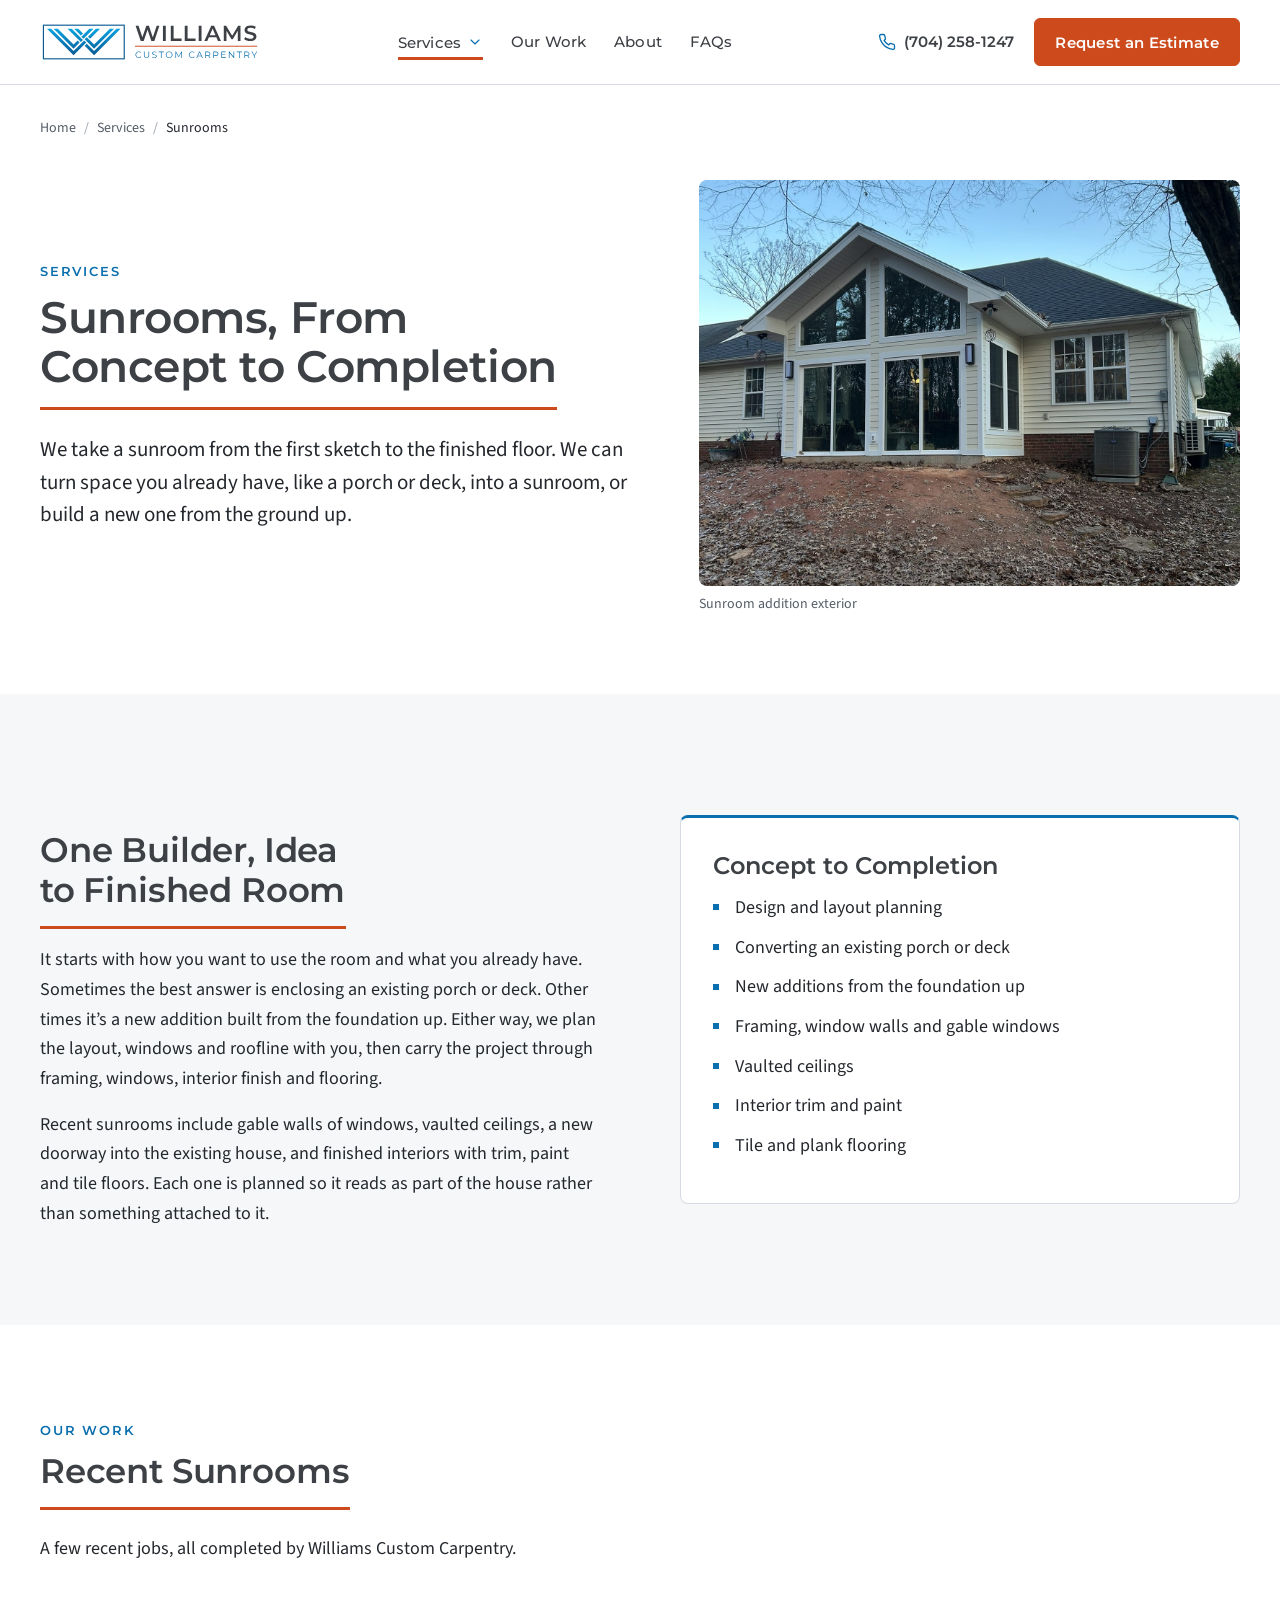
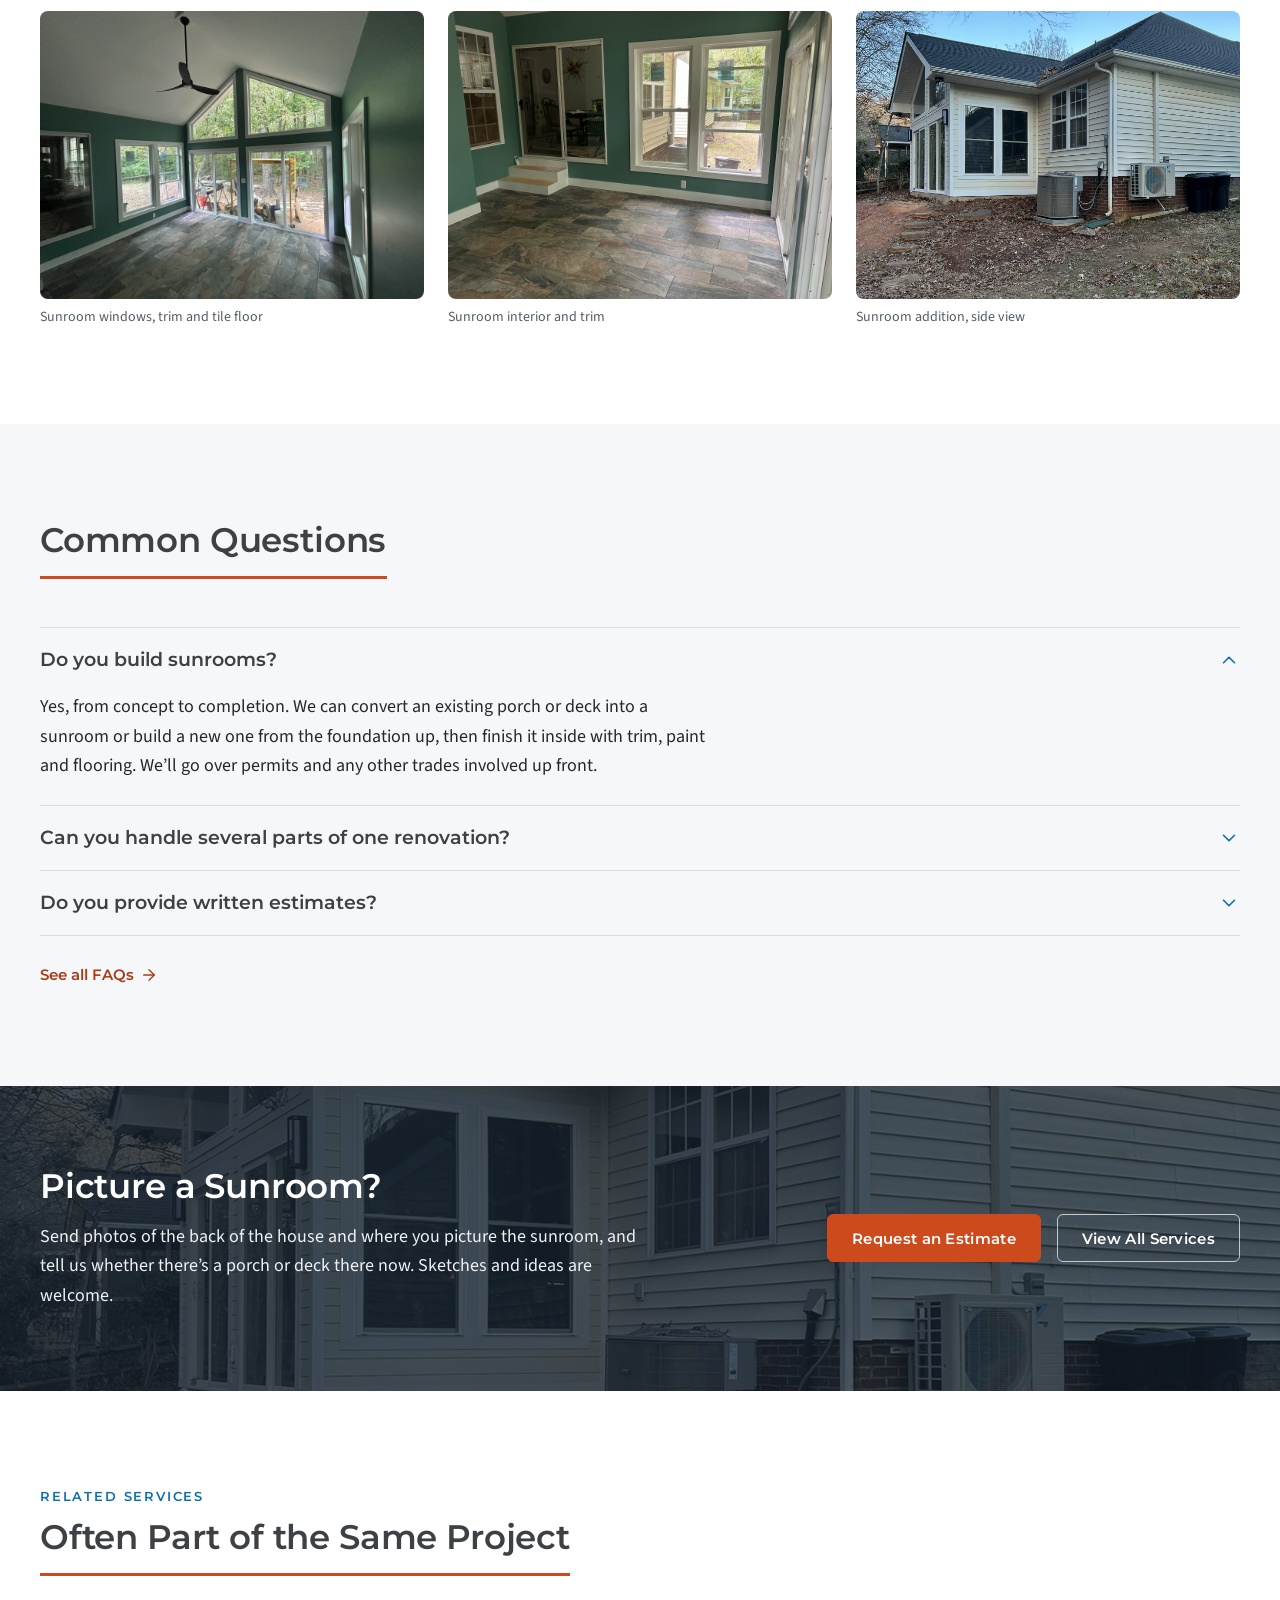
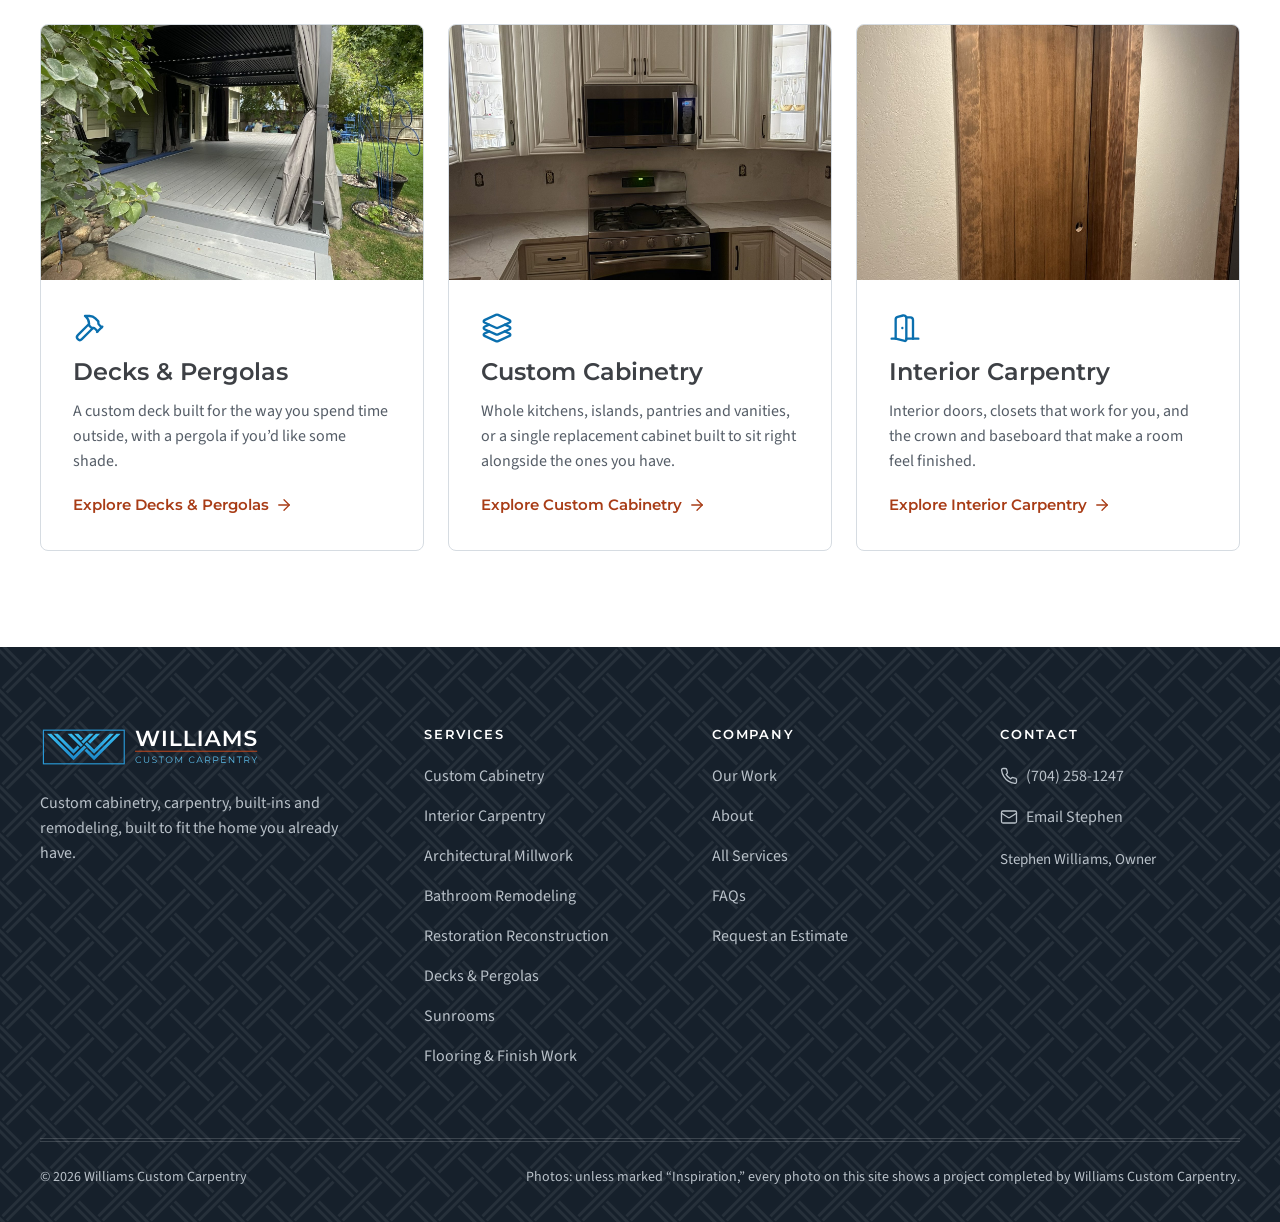
<file: sunrooms.html>
<!doctype html>
<html lang="en">
<head>
<meta charset="utf-8">
<meta name="viewport" content="width=device-width, initial-scale=1">
<title>Sunrooms, From Concept to Completion | Williams Custom Carpentry</title>
<meta name="description" content="Sunrooms built from concept to completion, either by enclosing an existing porch or deck or starting new from the foundation up.">
<link rel="icon" href="site-assets/logos/favicon.ico" sizes="48x48">
<link rel="icon" href="site-assets/logos/wcc-favicon.svg" type="image/svg+xml">
<link rel="apple-touch-icon" href="site-assets/logos/apple-touch-icon.png">
<link rel="stylesheet" href="fonts.css">
<link rel="stylesheet" href="tokens.css">
<link rel="stylesheet" href="components.css">
</head>
<body>
<a class="skip-link" href="#main">Skip to content</a>
<header class="site-header">
  <div class="container site-header__inner">
    <a class="site-header__logo" href="index.html"><img src="site-assets/logos/wcc-logo-horizontal-fullcolor.svg" alt="Williams Custom Carpentry home" width="220" height="36"></a>
    <nav class="site-nav" aria-label="Main"><ul>
      <li class="nav-item--services"><button class="nav-link nav-trigger is-current" type="button" aria-expanded="false" aria-controls="services-menu">Services<svg aria-hidden="true" focusable="false" xmlns="http://www.w3.org/2000/svg" width="24" height="24" viewBox="0 0 24 24" fill="none" stroke="currentColor" stroke-width="1.75" stroke-linecap="round" stroke-linejoin="round" ><path d="m6 9 6 6 6-6" /></svg></button>
        <div class="mega" id="services-menu"><div class="mega__group"><p class="mega__heading">Inside the home</p><ul><li><a href="custom-cabinetry.html"><svg aria-hidden="true" focusable="false" xmlns="http://www.w3.org/2000/svg" width="24" height="24" viewBox="0 0 24 24" fill="none" stroke="currentColor" stroke-width="1.75" stroke-linecap="round" stroke-linejoin="round" ><path d="m12.83 2.18a2 2 0 0 0-1.66 0L2.6 6.08a1 1 0 0 0 0 1.83l8.58 3.91a2 2 0 0 0 1.66 0l8.58-3.9a1 1 0 0 0 0-1.83Z" /><path d="m6.08 9.5-3.5 1.6a1 1 0 0 0 0 1.81l8.6 3.91a2 2 0 0 0 1.65 0l8.58-3.9a1 1 0 0 0 0-1.83l-3.5-1.59" /><path d="m6.08 14.5-3.5 1.6a1 1 0 0 0 0 1.81l8.6 3.91a2 2 0 0 0 1.65 0l8.58-3.9a1 1 0 0 0 0-1.83l-3.5-1.59" /></svg><span>Custom Cabinetry</span></a></li><li><a href="interior-carpentry.html"><svg aria-hidden="true" focusable="false" xmlns="http://www.w3.org/2000/svg" width="24" height="24" viewBox="0 0 24 24" fill="none" stroke="currentColor" stroke-width="1.75" stroke-linecap="round" stroke-linejoin="round" ><path d="M13 4h3a2 2 0 0 1 2 2v14" /><path d="M2 20h3" /><path d="M13 20h9" /><path d="M10 12v.01" /><path d="M13 4.562v16.157a1 1 0 0 1-1.242.97L5 20V5.562a2 2 0 0 1 1.515-1.94l4-1A2 2 0 0 1 13 4.561Z" /></svg><span>Interior Carpentry</span></a></li><li><a href="architectural-millwork.html"><svg aria-hidden="true" focusable="false" xmlns="http://www.w3.org/2000/svg" width="24" height="24" viewBox="0 0 24 24" fill="none" stroke="currentColor" stroke-width="1.75" stroke-linecap="round" stroke-linejoin="round" ><rect width="8" height="18" x="3" y="3" rx="1" /><path d="M7 3v18" /><path d="M20.4 18.9c.2.5-.1 1.1-.6 1.3l-1.9.7c-.5.2-1.1-.1-1.3-.6L11.1 5.1c-.2-.5.1-1.1.6-1.3l1.9-.7c.5-.2 1.1.1 1.3.6Z" /></svg><span>Architectural Millwork</span></a></li><li><a href="bathroom-remodeling.html"><svg aria-hidden="true" focusable="false" xmlns="http://www.w3.org/2000/svg" width="24" height="24" viewBox="0 0 24 24" fill="none" stroke="currentColor" stroke-width="1.75" stroke-linecap="round" stroke-linejoin="round" ><path d="M7 16.3c2.2 0 4-1.83 4-4.05 0-1.16-.57-2.26-1.71-3.19S7.29 6.75 7 5.3c-.29 1.45-1.14 2.84-2.29 3.76S3 11.1 3 12.25c0 2.22 1.8 4.05 4 4.05z" /><path d="M12.56 6.6A10.97 10.97 0 0 0 14 3.02c.5 2.5 2 4.9 4 6.5s3 3.5 3 5.5a6.98 6.98 0 0 1-11.91 4.97" /></svg><span>Bathroom Remodeling</span></a></li><li><a href="flooring-finish-work.html"><svg aria-hidden="true" focusable="false" xmlns="http://www.w3.org/2000/svg" width="24" height="24" viewBox="0 0 24 24" fill="none" stroke="currentColor" stroke-width="1.75" stroke-linecap="round" stroke-linejoin="round" ><rect width="16" height="6" x="2" y="2" rx="2" /><path d="M10 16v-2a2 2 0 0 1 2-2h8a2 2 0 0 0 2-2V7a2 2 0 0 0-2-2h-2" /><rect width="4" height="6" x="8" y="16" rx="1" /></svg><span>Flooring &amp; Finish Work</span></a></li></ul></div><div class="mega__group"><p class="mega__heading">Outdoor and additions</p><ul><li><a href="decks-pergolas.html"><svg aria-hidden="true" focusable="false" xmlns="http://www.w3.org/2000/svg" width="24" height="24" viewBox="0 0 24 24" fill="none" stroke="currentColor" stroke-width="1.75" stroke-linecap="round" stroke-linejoin="round" ><path d="m15 12-8.373 8.373a1 1 0 1 1-3-3L12 9" /><path d="m18 15 4-4" /><path d="m21.5 11.5-1.914-1.914A2 2 0 0 1 19 8.172V7l-2.26-2.26a6 6 0 0 0-4.202-1.756L9 2.96l.92.82A6.18 6.18 0 0 1 12 8.4V10l2 2h1.172a2 2 0 0 1 1.414.586L18.5 14.5" /></svg><span>Decks &amp; Pergolas</span></a></li><li><a href="sunrooms.html" aria-current="page"><svg aria-hidden="true" focusable="false" xmlns="http://www.w3.org/2000/svg" width="24" height="24" viewBox="0 0 24 24" fill="none" stroke="currentColor" stroke-width="1.75" stroke-linecap="round" stroke-linejoin="round" ><path d="M15 21v-8a1 1 0 0 0-1-1h-4a1 1 0 0 0-1 1v8" /><path d="M3 10a2 2 0 0 1 .709-1.528l7-5.999a2 2 0 0 1 2.582 0l7 5.999A2 2 0 0 1 21 10v9a2 2 0 0 1-2 2H5a2 2 0 0 1-2-2z" /></svg><span>Sunrooms</span></a></li></ul></div><div class="mega__group"><p class="mega__heading">Repairs</p><ul><li><a href="restoration-reconstruction.html"><svg aria-hidden="true" focusable="false" xmlns="http://www.w3.org/2000/svg" width="24" height="24" viewBox="0 0 24 24" fill="none" stroke="currentColor" stroke-width="1.75" stroke-linecap="round" stroke-linejoin="round" ><rect width="8" height="4" x="8" y="2" rx="1" ry="1" /><path d="M16 4h2a2 2 0 0 1 2 2v14a2 2 0 0 1-2 2H6a2 2 0 0 1-2-2V6a2 2 0 0 1 2-2h2" /><path d="M12 11h4" /><path d="M12 16h4" /><path d="M8 11h.01" /><path d="M8 16h.01" /></svg><span>Restoration Reconstruction</span></a></li></ul></div><a class="mega__all" href="services.html">View all services<svg aria-hidden="true" focusable="false" xmlns="http://www.w3.org/2000/svg" width="24" height="24" viewBox="0 0 24 24" fill="none" stroke="currentColor" stroke-width="1.75" stroke-linecap="round" stroke-linejoin="round" ><path d="M5 12h14" /><path d="m12 5 7 7-7 7" /></svg></a></div></li>
      <li><a class="nav-link" href="our-work.html">Our Work</a></li><li><a class="nav-link" href="about.html">About</a></li><li><a class="nav-link" href="faqs.html">FAQs</a></li></ul></nav>
    <div class="site-header__actions">
      <a class="site-header__phone" href="tel:+17042581247"><svg aria-hidden="true" focusable="false" xmlns="http://www.w3.org/2000/svg" width="24" height="24" viewBox="0 0 24 24" fill="none" stroke="currentColor" stroke-width="1.75" stroke-linecap="round" stroke-linejoin="round" ><path d="M22 16.92v3a2 2 0 0 1-2.18 2 19.79 19.79 0 0 1-8.63-3.07 19.5 19.5 0 0 1-6-6 19.79 19.79 0 0 1-3.07-8.67A2 2 0 0 1 4.11 2h3a2 2 0 0 1 2 1.72 12.84 12.84 0 0 0 .7 2.81 2 2 0 0 1-.45 2.11L8.09 9.91a16 16 0 0 0 6 6l1.27-1.27a2 2 0 0 1 2.11-.45 12.84 12.84 0 0 0 2.81.7A2 2 0 0 1 22 16.92z" /></svg><span>(704) 258-1247</span></a>
      <a class="btn btn--primary site-header__cta" href="request-an-estimate.html"><span class="label-long">Request an Estimate</span><span class="label-short">Estimate</span></a>
      <button class="menu-button" type="button" aria-expanded="false" aria-controls="mobile-nav" aria-label="Menu"><svg aria-hidden="true" focusable="false" class="icon-open" xmlns="http://www.w3.org/2000/svg" width="24" height="24" viewBox="0 0 24 24" fill="none" stroke="currentColor" stroke-width="1.75" stroke-linecap="round" stroke-linejoin="round" ><line x1="4" x2="20" y1="12" y2="12" /><line x1="4" x2="20" y1="6" y2="6" /><line x1="4" x2="20" y1="18" y2="18" /></svg><svg aria-hidden="true" focusable="false" class="icon-close" xmlns="http://www.w3.org/2000/svg" width="24" height="24" viewBox="0 0 24 24" fill="none" stroke="currentColor" stroke-width="1.75" stroke-linecap="round" stroke-linejoin="round" ><path d="M18 6 6 18" /><path d="m6 6 12 12" /></svg><span class="menu-label">Menu</span></button>
    </div>
  </div>
  <nav class="mobile-nav" id="mobile-nav" aria-label="Main (mobile)">
    <ul><li class="mobile-nav__group"><p class="mobile-nav__heading">Inside the home</p><ul><li><a href="custom-cabinetry.html">Custom Cabinetry<svg aria-hidden="true" focusable="false" xmlns="http://www.w3.org/2000/svg" width="24" height="24" viewBox="0 0 24 24" fill="none" stroke="currentColor" stroke-width="1.75" stroke-linecap="round" stroke-linejoin="round" ><path d="M5 12h14" /><path d="m12 5 7 7-7 7" /></svg></a></li><li><a href="interior-carpentry.html">Interior Carpentry<svg aria-hidden="true" focusable="false" xmlns="http://www.w3.org/2000/svg" width="24" height="24" viewBox="0 0 24 24" fill="none" stroke="currentColor" stroke-width="1.75" stroke-linecap="round" stroke-linejoin="round" ><path d="M5 12h14" /><path d="m12 5 7 7-7 7" /></svg></a></li><li><a href="architectural-millwork.html">Architectural Millwork<svg aria-hidden="true" focusable="false" xmlns="http://www.w3.org/2000/svg" width="24" height="24" viewBox="0 0 24 24" fill="none" stroke="currentColor" stroke-width="1.75" stroke-linecap="round" stroke-linejoin="round" ><path d="M5 12h14" /><path d="m12 5 7 7-7 7" /></svg></a></li><li><a href="bathroom-remodeling.html">Bathroom Remodeling<svg aria-hidden="true" focusable="false" xmlns="http://www.w3.org/2000/svg" width="24" height="24" viewBox="0 0 24 24" fill="none" stroke="currentColor" stroke-width="1.75" stroke-linecap="round" stroke-linejoin="round" ><path d="M5 12h14" /><path d="m12 5 7 7-7 7" /></svg></a></li><li><a href="flooring-finish-work.html">Flooring &amp; Finish Work<svg aria-hidden="true" focusable="false" xmlns="http://www.w3.org/2000/svg" width="24" height="24" viewBox="0 0 24 24" fill="none" stroke="currentColor" stroke-width="1.75" stroke-linecap="round" stroke-linejoin="round" ><path d="M5 12h14" /><path d="m12 5 7 7-7 7" /></svg></a></li></ul></li><li class="mobile-nav__group"><p class="mobile-nav__heading">Outdoor and additions</p><ul><li><a href="decks-pergolas.html">Decks &amp; Pergolas<svg aria-hidden="true" focusable="false" xmlns="http://www.w3.org/2000/svg" width="24" height="24" viewBox="0 0 24 24" fill="none" stroke="currentColor" stroke-width="1.75" stroke-linecap="round" stroke-linejoin="round" ><path d="M5 12h14" /><path d="m12 5 7 7-7 7" /></svg></a></li><li><a href="sunrooms.html" aria-current="page">Sunrooms<svg aria-hidden="true" focusable="false" xmlns="http://www.w3.org/2000/svg" width="24" height="24" viewBox="0 0 24 24" fill="none" stroke="currentColor" stroke-width="1.75" stroke-linecap="round" stroke-linejoin="round" ><path d="M5 12h14" /><path d="m12 5 7 7-7 7" /></svg></a></li></ul></li><li class="mobile-nav__group"><p class="mobile-nav__heading">Repairs</p><ul><li><a href="restoration-reconstruction.html">Restoration Reconstruction<svg aria-hidden="true" focusable="false" xmlns="http://www.w3.org/2000/svg" width="24" height="24" viewBox="0 0 24 24" fill="none" stroke="currentColor" stroke-width="1.75" stroke-linecap="round" stroke-linejoin="round" ><path d="M5 12h14" /><path d="m12 5 7 7-7 7" /></svg></a></li></ul></li><li class="mobile-nav__group"><p class="mobile-nav__heading">Company</p><ul><li><a href="our-work.html">Our Work<svg aria-hidden="true" focusable="false" xmlns="http://www.w3.org/2000/svg" width="24" height="24" viewBox="0 0 24 24" fill="none" stroke="currentColor" stroke-width="1.75" stroke-linecap="round" stroke-linejoin="round" ><path d="M5 12h14" /><path d="m12 5 7 7-7 7" /></svg></a></li><li><a href="about.html">About<svg aria-hidden="true" focusable="false" xmlns="http://www.w3.org/2000/svg" width="24" height="24" viewBox="0 0 24 24" fill="none" stroke="currentColor" stroke-width="1.75" stroke-linecap="round" stroke-linejoin="round" ><path d="M5 12h14" /><path d="m12 5 7 7-7 7" /></svg></a></li><li><a href="faqs.html">FAQs<svg aria-hidden="true" focusable="false" xmlns="http://www.w3.org/2000/svg" width="24" height="24" viewBox="0 0 24 24" fill="none" stroke="currentColor" stroke-width="1.75" stroke-linecap="round" stroke-linejoin="round" ><path d="M5 12h14" /><path d="m12 5 7 7-7 7" /></svg></a></li><li><a href="services.html">All Services<svg aria-hidden="true" focusable="false" xmlns="http://www.w3.org/2000/svg" width="24" height="24" viewBox="0 0 24 24" fill="none" stroke="currentColor" stroke-width="1.75" stroke-linecap="round" stroke-linejoin="round" ><path d="M5 12h14" /><path d="m12 5 7 7-7 7" /></svg></a></li></ul></li></ul>
    <div class="mobile-nav__cta"><a class="btn btn--primary btn--block" href="request-an-estimate.html">Request an Estimate</a>
      <a class="btn btn--secondary btn--block" href="tel:+17042581247"><svg aria-hidden="true" focusable="false" xmlns="http://www.w3.org/2000/svg" width="24" height="24" viewBox="0 0 24 24" fill="none" stroke="currentColor" stroke-width="1.75" stroke-linecap="round" stroke-linejoin="round" ><path d="M22 16.92v3a2 2 0 0 1-2.18 2 19.79 19.79 0 0 1-8.63-3.07 19.5 19.5 0 0 1-6-6 19.79 19.79 0 0 1-3.07-8.67A2 2 0 0 1 4.11 2h3a2 2 0 0 1 2 1.72 12.84 12.84 0 0 0 .7 2.81 2 2 0 0 1-.45 2.11L8.09 9.91a16 16 0 0 0 6 6l1.27-1.27a2 2 0 0 1 2.11-.45 12.84 12.84 0 0 0 2.81.7A2 2 0 0 1 22 16.92z" /></svg>Call (704) 258-1247</a></div>
  </nav>
</header>
<main id="main">
<section class="page-header">
  <div class="container">
    <nav class="breadcrumbs" aria-label="Breadcrumb"><ol><li><a href="index.html">Home</a></li><li><a href="services.html">Services</a></li><li><span aria-current="page">Sunrooms</span></li></ol></nav>
    <div class="page-header__grid">
      <div><span class="wcc-eyebrow">Services</span><h1>Sunrooms, From Concept to Completion</h1><span class="wcc-accent-rule"></span><p class="wcc-lead">We take a sunroom from the first sketch to the finished floor. We can turn space you already have, like a porch or deck, into a sunroom, or build a new one from the ground up.</p></div>
      <div><figure class="media"><div class="media__frame media__frame--4x3"><img src="img/p-sunroom-exterior.jpg" alt="Sunroom addition with a gable wall of windows" width="1500" height="2000" loading="eager" style="object-position: 50% 45%"></div><figcaption class="media__caption">Sunroom addition exterior</figcaption></figure></div>
    </div>
  </div>
</section>
<div class="container" style="margin-top:-24px;margin-bottom:24px"></div>
<section class="section section--subtle" aria-labelledby="sun-title">
  <div class="container feature">
    <div class="prose"><h2 id="sun-title">One Builder, Idea to Finished Room</h2><span class="wcc-accent-rule"></span>
      <p class="wcc-body">It starts with how you want to use the room and what you already have. Sometimes the best answer is enclosing an existing porch or deck. Other times it’s a new addition built from the foundation up. Either way, we plan the layout, windows and roofline with you, then carry the project through framing, windows, interior finish and flooring.</p>
      <p class="wcc-body">Recent sunrooms include gable walls of windows, vaulted ceilings, a new doorway into the existing house, and finished interiors with trim, paint and tile floors. Each one is planned so it reads as part of the house rather than something attached to it.</p></div>
    <div class="group-card"><h3 class="wcc-h3">Concept to Completion</h3>
      <ul class="square-list"><li>Design and layout planning</li><li>Converting an existing porch or deck</li><li>New additions from the foundation up</li><li>Framing, window walls and gable windows</li><li>Vaulted ceilings</li><li>Interior trim and paint</li><li>Tile and plank flooring</li></ul></div>
  </div>
</section>
<section class="section" aria-labelledby="gal-title">
  <div class="container">
    <div class="section-heading"><span class="wcc-eyebrow">Our work</span><h2 id="gal-title">Recent Sunrooms</h2><span class="wcc-accent-rule"></span><p>A few recent jobs, all completed by Williams Custom Carpentry.</p></div>
    <div class="gallery"><figure class="media"><div class="media__frame media__frame--4x3"><img src="img/p-sunroom-gable.jpg" alt="Sunroom with a vaulted ceiling, gable windows and tile floor" width="2000" height="1500" loading="lazy" style="object-position: 50% 50%"></div><figcaption class="media__caption">Sunroom windows, trim and tile floor</figcaption></figure><figure class="media"><div class="media__frame media__frame--4x3"><img src="img/p-sunroom.jpg" alt="Sunroom with painted walls, window trim and a tile floor" width="2000" height="1500" loading="lazy" style="object-position: 50% 50%"></div><figcaption class="media__caption">Sunroom interior and trim</figcaption></figure><figure class="media"><div class="media__frame media__frame--4x3"><img src="img/p-sunroom-side.jpg" alt="Side view of a sunroom addition with windows and doors" width="1500" height="2000" loading="lazy" style="object-position: 50% 45%"></div><figcaption class="media__caption">Sunroom addition, side view</figcaption></figure></div>
  </div>
</section>
<section class="section section--subtle" aria-labelledby="faq-title">
  <div class="container"><div class="section-heading"><h2 id="faq-title">Common Questions</h2><span class="wcc-accent-rule"></span></div><div class="faq"><details open><summary>Do you build sunrooms?<svg aria-hidden="true" focusable="false" xmlns="http://www.w3.org/2000/svg" width="24" height="24" viewBox="0 0 24 24" fill="none" stroke="currentColor" stroke-width="1.75" stroke-linecap="round" stroke-linejoin="round" ><path d="m6 9 6 6 6-6" /></svg></summary><div class="faq__answer"><p>Yes, from concept to completion. We can convert an existing porch or deck into a sunroom or build a new one from the foundation up, then finish it inside with trim, paint and flooring. We’ll go over permits and any other trades involved up front.</p></div></details><details><summary>Can you handle several parts of one renovation?<svg aria-hidden="true" focusable="false" xmlns="http://www.w3.org/2000/svg" width="24" height="24" viewBox="0 0 24 24" fill="none" stroke="currentColor" stroke-width="1.75" stroke-linecap="round" stroke-linejoin="round" ><path d="m6 9 6 6 6-6" /></svg></summary><div class="faq__answer"><p>Yes. Most projects span several kinds of work, like cabinets with flooring, trim, countertops, fixtures and paint, so we plan them as one job and do the work in the right order. If part of the job needs another trade, we’ll tell you up front.</p></div></details><details><summary>Do you provide written estimates?<svg aria-hidden="true" focusable="false" xmlns="http://www.w3.org/2000/svg" width="24" height="24" viewBox="0 0 24 24" fill="none" stroke="currentColor" stroke-width="1.75" stroke-linecap="round" stroke-linejoin="round" ><path d="m6 9 6 6 6-6" /></svg></summary><div class="faq__answer"><p>Yes. Your estimate is written out with the materials, quantities, labor and finish work for the project, so you can see what’s included before anything starts.</p></div></details></div>
  <p style="margin-top:24px"><a class="text-link" href="faqs.html">See all FAQs<svg aria-hidden="true" focusable="false" xmlns="http://www.w3.org/2000/svg" width="24" height="24" viewBox="0 0 24 24" fill="none" stroke="currentColor" stroke-width="1.75" stroke-linecap="round" stroke-linejoin="round" ><path d="M5 12h14" /><path d="m12 5 7 7-7 7" /></svg></a></p></div>
</section>
<section class="cta-band has-photo-bg" data-surface="dark" aria-labelledby="cta-title"><img class="photo-bg" src="img/p-sunroom-side.jpg" alt="" aria-hidden="true" loading="lazy" style="object-position: 50% 45%"><span class="photo-scrim" aria-hidden="true"></span>
  <div class="container cta-band__inner">
    <div><h2 id="cta-title">Picture a Sunroom?</h2><p class="wcc-body">Send photos of the back of the house and where you picture the sunroom, and tell us whether there’s a porch or deck there now. Sketches and ideas are welcome.</p></div>
    <div class="btn-row"><a class="btn btn--primary" href="request-an-estimate.html">Request an Estimate</a><a class="btn btn--outline-light" href="services.html">View All Services</a></div>
  </div>
</section>
<section class="section" aria-labelledby="rel-title">
  <div class="container">
    <div class="section-heading"><span class="wcc-eyebrow">Related services</span><h2 id="rel-title">Often Part of the Same Project</h2><span class="wcc-accent-rule"></span></div>
    <div class="grid grid--3"><article class="service-card">
  <div class="service-card__media"><img src="img/p-deck-pergola.jpg" alt="" width="1500" height="2000" loading="lazy" style="object-position: 50% 60%"></div>
  <div class="service-card__body">
    <svg aria-hidden="true" focusable="false" class="service-card__icon" xmlns="http://www.w3.org/2000/svg" width="24" height="24" viewBox="0 0 24 24" fill="none" stroke="currentColor" stroke-width="1.75" stroke-linecap="round" stroke-linejoin="round" ><path d="m15 12-8.373 8.373a1 1 0 1 1-3-3L12 9" /><path d="m18 15 4-4" /><path d="m21.5 11.5-1.914-1.914A2 2 0 0 1 19 8.172V7l-2.26-2.26a6 6 0 0 0-4.202-1.756L9 2.96l.92.82A6.18 6.18 0 0 1 12 8.4V10l2 2h1.172a2 2 0 0 1 1.414.586L18.5 14.5" /></svg>
    <h3 class="wcc-h3 service-card__title"><a href="decks-pergolas.html">Decks &amp; Pergolas</a></h3>
    <p class="wcc-body-sm">A custom deck built for the way you spend time outside, with a pergola if you’d like some shade.</p>
    <span class="text-link" aria-hidden="true">Explore Decks &amp; Pergolas<svg aria-hidden="true" focusable="false" xmlns="http://www.w3.org/2000/svg" width="24" height="24" viewBox="0 0 24 24" fill="none" stroke="currentColor" stroke-width="1.75" stroke-linecap="round" stroke-linejoin="round" ><path d="M5 12h14" /><path d="m12 5 7 7-7 7" /></svg></span>
  </div>
</article><article class="service-card">
  <div class="service-card__media"><img src="img/p-raised-panel-kitchen.jpg" alt="" width="1500" height="2000" loading="lazy" style="object-position: 50% 45%"></div>
  <div class="service-card__body">
    <svg aria-hidden="true" focusable="false" class="service-card__icon" xmlns="http://www.w3.org/2000/svg" width="24" height="24" viewBox="0 0 24 24" fill="none" stroke="currentColor" stroke-width="1.75" stroke-linecap="round" stroke-linejoin="round" ><path d="m12.83 2.18a2 2 0 0 0-1.66 0L2.6 6.08a1 1 0 0 0 0 1.83l8.58 3.91a2 2 0 0 0 1.66 0l8.58-3.9a1 1 0 0 0 0-1.83Z" /><path d="m6.08 9.5-3.5 1.6a1 1 0 0 0 0 1.81l8.6 3.91a2 2 0 0 0 1.65 0l8.58-3.9a1 1 0 0 0 0-1.83l-3.5-1.59" /><path d="m6.08 14.5-3.5 1.6a1 1 0 0 0 0 1.81l8.6 3.91a2 2 0 0 0 1.65 0l8.58-3.9a1 1 0 0 0 0-1.83l-3.5-1.59" /></svg>
    <h3 class="wcc-h3 service-card__title"><a href="custom-cabinetry.html">Custom Cabinetry</a></h3>
    <p class="wcc-body-sm">Whole kitchens, islands, pantries and vanities, or a single replacement cabinet built to sit right alongside the ones you have.</p>
    <span class="text-link" aria-hidden="true">Explore Custom Cabinetry<svg aria-hidden="true" focusable="false" xmlns="http://www.w3.org/2000/svg" width="24" height="24" viewBox="0 0 24 24" fill="none" stroke="currentColor" stroke-width="1.75" stroke-linecap="round" stroke-linejoin="round" ><path d="M5 12h14" /><path d="m12 5 7 7-7 7" /></svg></span>
  </div>
</article><article class="service-card">
  <div class="service-card__media"><img src="img/p-door-casing.jpg" alt="" width="1500" height="2000" loading="lazy" style="object-position: 50% 45%"></div>
  <div class="service-card__body">
    <svg aria-hidden="true" focusable="false" class="service-card__icon" xmlns="http://www.w3.org/2000/svg" width="24" height="24" viewBox="0 0 24 24" fill="none" stroke="currentColor" stroke-width="1.75" stroke-linecap="round" stroke-linejoin="round" ><path d="M13 4h3a2 2 0 0 1 2 2v14" /><path d="M2 20h3" /><path d="M13 20h9" /><path d="M10 12v.01" /><path d="M13 4.562v16.157a1 1 0 0 1-1.242.97L5 20V5.562a2 2 0 0 1 1.515-1.94l4-1A2 2 0 0 1 13 4.561Z" /></svg>
    <h3 class="wcc-h3 service-card__title"><a href="interior-carpentry.html">Interior Carpentry</a></h3>
    <p class="wcc-body-sm">Interior doors, closets that work for you, and the crown and baseboard that make a room feel finished.</p>
    <span class="text-link" aria-hidden="true">Explore Interior Carpentry<svg aria-hidden="true" focusable="false" xmlns="http://www.w3.org/2000/svg" width="24" height="24" viewBox="0 0 24 24" fill="none" stroke="currentColor" stroke-width="1.75" stroke-linecap="round" stroke-linejoin="round" ><path d="M5 12h14" /><path d="m12 5 7 7-7 7" /></svg></span>
  </div>
</article></div>
  </div>
</section>
</main>
<footer class="site-footer" data-surface="dark">
  <div class="container">
    <div class="site-footer__grid">
      <div class="site-footer__brand">
        <img src="site-assets/logos/wcc-logo-horizontal-reversed.svg" alt="Williams Custom Carpentry" width="220" height="36">
        <p>Custom cabinetry, carpentry, built-ins and remodeling, built to fit the home you already have.</p>
      </div>
      <div><h2>Services</h2><ul><li><a href="custom-cabinetry.html">Custom Cabinetry</a></li><li><a href="interior-carpentry.html">Interior Carpentry</a></li><li><a href="architectural-millwork.html">Architectural Millwork</a></li><li><a href="bathroom-remodeling.html">Bathroom Remodeling</a></li><li><a href="restoration-reconstruction.html">Restoration Reconstruction</a></li><li><a href="decks-pergolas.html">Decks &amp; Pergolas</a></li><li><a href="sunrooms.html">Sunrooms</a></li><li><a href="flooring-finish-work.html">Flooring &amp; Finish Work</a></li></ul></div>
      <div><h2>Company</h2><ul>
        <li><a href="our-work.html">Our Work</a></li><li><a href="about.html">About</a></li><li><a href="services.html">All Services</a></li>
        <li><a href="faqs.html">FAQs</a></li><li><a href="request-an-estimate.html">Request an Estimate</a></li></ul></div>
      <div><h2>Contact</h2><ul>
        <li><a href="tel:+17042581247"><svg aria-hidden="true" focusable="false" xmlns="http://www.w3.org/2000/svg" width="24" height="24" viewBox="0 0 24 24" fill="none" stroke="currentColor" stroke-width="1.75" stroke-linecap="round" stroke-linejoin="round" ><path d="M22 16.92v3a2 2 0 0 1-2.18 2 19.79 19.79 0 0 1-8.63-3.07 19.5 19.5 0 0 1-6-6 19.79 19.79 0 0 1-3.07-8.67A2 2 0 0 1 4.11 2h3a2 2 0 0 1 2 1.72 12.84 12.84 0 0 0 .7 2.81 2 2 0 0 1-.45 2.11L8.09 9.91a16 16 0 0 0 6 6l1.27-1.27a2 2 0 0 1 2.11-.45 12.84 12.84 0 0 0 2.81.7A2 2 0 0 1 22 16.92z" /></svg>(704) 258-1247</a></li>
        <li><a href="mailto:stephen@williamscustomcarpentry.com"><svg aria-hidden="true" focusable="false" xmlns="http://www.w3.org/2000/svg" width="24" height="24" viewBox="0 0 24 24" fill="none" stroke="currentColor" stroke-width="1.75" stroke-linecap="round" stroke-linejoin="round" ><rect width="20" height="16" x="2" y="4" rx="2" /><path d="m22 7-8.97 5.7a1.94 1.94 0 0 1-2.06 0L2 7" /></svg>Email Stephen</a></li></ul>
        <p style="margin-top:12px;font-size:15px">Stephen Williams, Owner</p></div>
    </div>
    <div class="site-footer__divider" aria-hidden="true"></div>
    <div class="site-footer__legal"><span>© 2026 Williams Custom Carpentry</span><span>Photos: unless marked “Inspiration,” every photo on this site shows a project completed by Williams Custom Carpentry.</span></div>
  </div>
</footer>
<script>
(function () {
  var b = document.querySelector('.menu-button'), m = document.getElementById('mobile-nav');
  if (b && m) {
    var label = b.querySelector('.menu-label');
    var set = function (open) { b.setAttribute('aria-expanded', String(open)); m.classList.toggle('is-open', open); label.textContent = open ? 'Close' : 'Menu'; b.setAttribute('aria-label', open ? 'Close menu' : 'Menu'); };
    b.addEventListener('click', function () { set(b.getAttribute('aria-expanded') !== 'true'); });
    document.addEventListener('keydown', function (e) { if (e.key === 'Escape' && b.getAttribute('aria-expanded') === 'true') { set(false); b.focus(); } });
    if (location.search.indexOf('menu=open') > -1) set(true);
  }
  var t = document.querySelector('.nav-trigger'), mega = document.getElementById('services-menu');
  if (t && mega) {
    var setM = function (open) { t.setAttribute('aria-expanded', String(open)); mega.classList.toggle('is-open', open); };
    t.addEventListener('click', function (e) { e.stopPropagation(); setM(t.getAttribute('aria-expanded') !== 'true'); });
    document.addEventListener('click', function (e) { if (!mega.contains(e.target)) setM(false); });
    document.addEventListener('keydown', function (e) { if (e.key === 'Escape' && t.getAttribute('aria-expanded') === 'true') { setM(false); t.focus(); } });
    mega.addEventListener('focusout', function (e) { if (!mega.contains(e.relatedTarget) && e.relatedTarget !== t) setM(false); });
    if (location.search.indexOf('services=open') > -1) setM(true);
  }
  var chips = document.querySelectorAll('[data-filter]');
  chips.forEach(function (c) {
    c.addEventListener('click', function () {
      var f = c.getAttribute('data-filter');
      chips.forEach(function (x) { x.setAttribute('aria-pressed', String(x === c)); });
      document.querySelectorAll('[data-cat]').forEach(function (it) { it.hidden = !(f === 'all' || it.getAttribute('data-cat') === f); });
      var n = document.querySelectorAll('[data-cat]:not([hidden])').length, s = document.getElementById('filter-status');
      if (s) s.textContent = n + (n === 1 ? ' project photo' : ' project photos') + ' shown';
    });
  });
  function fitRules() {
    document.querySelectorAll('.wcc-accent-rule').forEach(function (r) {
      var h = r.previousElementSibling;
      if (!h || !/^H[1-6]$/.test(h.tagName)) return;
      var rg = document.createRange(); rg.selectNodeContents(h);
      var L = Infinity, R = -Infinity;
      Array.prototype.forEach.call(rg.getClientRects(), function (q) { if (q.width) { L = Math.min(L, q.left); R = Math.max(R, q.right); } });
      if (R > L) r.style.width = Math.ceil(R - L) + 'px';
    });
  }
  fitRules();
  if (document.fonts && document.fonts.ready) document.fonts.ready.then(fitRules);
  var rq; window.addEventListener('resize', function () { cancelAnimationFrame(rq); rq = requestAnimationFrame(fitRules); });
  document.querySelectorAll('.upload').forEach(function (u) {
    ['dragenter', 'dragover'].forEach(function (t) { u.addEventListener(t, function () { u.classList.add('is-dragover'); }); });
    ['dragleave', 'drop'].forEach(function (t) { u.addEventListener(t, function () { u.classList.remove('is-dragover'); }); });
  });
})();
</script>
</body>
</html>
</file>
<file: fonts.css>
/* Self-hosted brand fonts (SIL Open Font License 1.1). Paths are relative to this file.
   On the live site, either copy source/fonts/ next to this file and keep these rules,
   or replace this file with the Google Fonts link noted in tokens.css. */
@font-face { font-family: "Montserrat"; src: url("site-assets/fonts/Montserrat[wght].ttf") format("truetype"); font-weight: 100 900; font-style: normal; font-display: swap; }
@font-face { font-family: "Source Sans 3"; src: url("site-assets/fonts/SourceSans3[wght].ttf") format("truetype"); font-weight: 200 900; font-style: normal; font-display: swap; }
@font-face { font-family: "Source Sans 3"; src: url("site-assets/fonts/SourceSans3-Italic[wght].ttf") format("truetype"); font-weight: 200 900; font-style: italic; font-display: swap; }
</file>
<file: tokens.css>
/* Williams Custom Carpentry — design tokens (Stage 4: color + typography foundations).
   Generated from tokens.json. Fonts: Montserrat + Source Sans 3 (SIL OFL 1.1).
   Load fonts, e.g. <link href="https://fonts.googleapis.com/css2?family=Montserrat:wght@500;600&family=Source+Sans+3:ital,wght@0,400;0,600;1,400&display=swap" rel="stylesheet">
   or self-host the files in source/fonts/. */

:root {
  /* ---- color primitives ---- */
  --wcc-blue-500: #0A6FAE; /* Williams Blue */
  --wcc-blue-600: #0A5A94; /* Deep Blue */
  --wcc-blue-300: #0AA3E0; /* Sky Blue */
  --wcc-blue-900: #16202B; /* Night */
  --wcc-blue-50: #EAF4FB; /* Blue Mist */
  --wcc-auburn-500: #CC4A1C; /* Bright Auburn */
  --wcc-auburn-600: #A83C16; /* Auburn Dark */
  --wcc-auburn-300: #F08A62; /* Auburn Glow */
  --wcc-auburn-50: #FCEEE8; /* Auburn Mist */
  --wcc-white: #FFFFFF; /* White */
  --wcc-gray-50: #F5F7F9; /* Cloud */
  --wcc-gray-100: #EBEFF3; /* Mist Gray */
  --wcc-gray-200: #D6DCE2; /* Hairline */
  --wcc-gray-300: #B9C1C9; /* Fog */
  --wcc-gray-400: #98A1AB; /* Pewter */
  --wcc-gray-500: #7B848E; /* Steel */
  --wcc-gray-600: #555D67; /* Slate */
  --wcc-charcoal: #3D4045; /* Charcoal */
  --wcc-ink: #24282D; /* Ink */
  --wcc-success-600: #1E7A46; /* Success */
  --wcc-success-50: #E8F5EE; /* Success Tint */
  --wcc-warning-600: #8A5A00; /* Warning */
  --wcc-warning-50: #FFF5DB; /* Warning Tint */
  --wcc-error-600: #B4234A; /* Error */
  --wcc-error-50: #FCEBEF; /* Error Tint */
  --wcc-gradient-logo: linear-gradient(180deg, #0AA3E0 0%, #0A5A94 100%);
  --wcc-gradient-logo-on-dark: linear-gradient(180deg, #38BDF0 0%, #1C86C9 100%);

  /* ---- semantic roles (use these in components) ---- */
  --wcc-bg-page: var(--wcc-white);
  --wcc-bg-subtle: var(--wcc-gray-50);
  --wcc-bg-muted: var(--wcc-gray-100);
  --wcc-bg-brand-tint: var(--wcc-blue-50);
  --wcc-bg-inverse: var(--wcc-blue-900);
  --wcc-bg-brand: var(--wcc-blue-600);
  --wcc-text-primary: var(--wcc-ink);
  --wcc-text-heading: var(--wcc-charcoal);
  --wcc-text-secondary: var(--wcc-gray-600);
  --wcc-text-disabled: var(--wcc-gray-400);
  --wcc-text-brand: var(--wcc-blue-500);
  --wcc-text-accent: var(--wcc-auburn-600);
  --wcc-text-on-dark: var(--wcc-white);
  --wcc-text-on-dark-secondary: var(--wcc-gray-300);
  --wcc-text-on-dark-accent: var(--wcc-auburn-300);
  --wcc-link: var(--wcc-blue-500);
  --wcc-link-hover: var(--wcc-blue-600);
  --wcc-border-subtle: var(--wcc-gray-200);
  --wcc-border-control: var(--wcc-gray-500);
  --wcc-border-strong: var(--wcc-charcoal);
  --wcc-focus-ring: var(--wcc-blue-500);
  --wcc-action-primary: var(--wcc-auburn-500);
  --wcc-action-primary-hover: var(--wcc-auburn-600);
  --wcc-action-primary-text: var(--wcc-white);
  --wcc-action-secondary: var(--wcc-blue-500);
  --wcc-action-secondary-hover: var(--wcc-blue-600);
  --wcc-action-secondary-text: var(--wcc-blue-500);
  --wcc-accent-rule: var(--wcc-auburn-500);
  --wcc-icon: var(--wcc-blue-500);
  --wcc-icon-muted: var(--wcc-gray-600);
  --wcc-success: var(--wcc-success-600);
  --wcc-success-bg: var(--wcc-success-50);
  --wcc-warning: var(--wcc-warning-600);
  --wcc-warning-bg: var(--wcc-warning-50);
  --wcc-error: var(--wcc-error-600);
  --wcc-error-bg: var(--wcc-error-50);
  --wcc-info: var(--wcc-blue-500);
  --wcc-info-bg: var(--wcc-blue-50);

  /* ---- type ---- */
  --wcc-font-heading: "Montserrat", "Avenir Next", "Segoe UI", Arial, sans-serif;
  --wcc-font-body: "Source Sans 3", "Source Sans Pro", "Segoe UI", Roboto, Arial, sans-serif;
  --wcc-size-display: clamp(2.25rem, 1.732rem + 2.21vw, 3.5rem);
  --wcc-size-h1: clamp(2rem, 1.689rem + 1.326vw, 2.75rem);
  --wcc-size-h2: clamp(1.688rem, 1.506rem + 0.7735vw, 2.125rem);
  --wcc-size-h3: clamp(1.312rem, 1.235rem + 0.3315vw, 1.5rem);
  --wcc-size-h4: clamp(1.125rem, 1.099rem + 0.1105vw, 1.188rem);
  --wcc-size-eyebrow: clamp(0.75rem, 0.7241rem + 0.1105vw, 0.8125rem);
  --wcc-size-lead: clamp(1.188rem, 1.136rem + 0.221vw, 1.312rem);
  --wcc-size-body: clamp(1.062rem, 1.037rem + 0.1105vw, 1.125rem);
  --wcc-size-body-sm: clamp(0.9375rem, 0.9116rem + 0.1105vw, 1rem);
  --wcc-size-caption: 0.875rem;
  --wcc-size-nav: clamp(0.9375rem, 1.114rem + -0.221vw, 1.062rem);
  --wcc-size-button: clamp(0.9375rem, 1.026rem + -0.1105vw, 1rem);
  --wcc-size-label: 1rem;
  --wcc-size-input: 1.062rem;
  --wcc-size-helper: 0.9375rem;

  /* ---- shape ---- */
  --wcc-radius-none: 0px;
  --wcc-radius-sm: 4px;
  --wcc-radius-md: 6px;
  --wcc-radius-lg: 8px;
  --wcc-stroke-hairline: 1px;
  --wcc-stroke-control: 1.5px;
  --wcc-stroke-frame: 2px;
  --wcc-stroke-accent-rule: 3px;
  --wcc-stroke-icon: 1.75px;
  --wcc-shadow-menu: 0 8px 24px rgba(22, 32, 43, 0.12);

  /* ---- space (8 px grid) ---- */
  --wcc-space-0: 0px;
  --wcc-space-1: 4px;
  --wcc-space-2: 8px;
  --wcc-space-3: 12px;
  --wcc-space-4: 16px;
  --wcc-space-5: 24px;
  --wcc-space-6: 32px;
  --wcc-space-7: 40px;
  --wcc-space-8: 48px;
  --wcc-space-9: 64px;
  --wcc-space-10: 80px;
  --wcc-space-11: 96px;
  --wcc-space-12: 128px;

  /* ---- layout ---- */
  --wcc-container-max: 1200px; /* Main content container (plus side padding). */
  --wcc-container-wide: 1360px; /* Full-bleed sections that still need a limit (gallery). */
  --wcc-prose-max: 680px; /* Body text column (about 70 characters). */
  --wcc-form-max: 720px; /* Estimate form column. */
  --wcc-gutter-mobile: 16px; /* Grid gutter below 768 px. */
  --wcc-gutter: 24px; /* Grid gutter 768 px and up. */
  --wcc-page-pad-mobile: 20px; /* Left/right page padding below 768 px. */
  --wcc-page-pad-tablet: 32px; /* 768–1023 px. */
  --wcc-page-pad: 40px; /* 1024 px and up. */
  --wcc-section-y-mobile: 56px; /* Vertical section padding below 768 px. */
  --wcc-section-y: 96px; /* Vertical section padding 1024 px and up. */
  --wcc-header-h-mobile: 64px; /* Header height below 1100 px. */
  --wcc-header-h: 84px; /* Header height 1100 px and up. */
  --wcc-touch-min: 48px; /* Minimum height of buttons, inputs and tap targets. */

  /* ---- motion ---- */
  --wcc-duration-fast: 120ms; /* Hover color changes, focus rings */
  --wcc-duration-base: 200ms; /* Menus, accordions, dropdowns */
  --wcc-duration-slow: 320ms; /* Mobile menu panel, image fades */
  --wcc-ease-standard: cubic-bezier(0.2, 0, 0, 1); /* Default easing */
  --wcc-ease-exit: cubic-bezier(0.4, 0, 1, 1); /* Elements leaving the screen */

  /* ---- z-index ---- */
  --wcc-z-base: 0;
  --wcc-z-sticky-header: 100;
  --wcc-z-dropdown: 200;
  --wcc-z-menu-overlay: 300;
  --wcc-z-toast: 400;

  /* ---- icon sizes ---- */
  --wcc-icon-sm: 16px;
  --wcc-icon-md: 20px;
  --wcc-icon-lg: 24px;
  --wcc-icon-xl: 32px;
  --wcc-icon-2xl: 40px;
  /* Breakpoints (CSS variables can't be used in media queries; use these values): sm 480px, md 768px, lg 1024px, nav 1100px, xl 1280px */
}

@media (prefers-reduced-motion: reduce) {
  :root { --wcc-duration-fast: 0ms; --wcc-duration-base: 0ms; --wcc-duration-slow: 0ms; }
  *, *::before, *::after { animation-duration: 0.01ms !important; transition-duration: 0.01ms !important; scroll-behavior: auto !important; }
}

/* Dark surfaces (footer, Night bands): set data-surface="dark" on the container. */
[data-surface="dark"] {
  --wcc-text-primary: var(--wcc-white);
  --wcc-text-heading: var(--wcc-white);
  --wcc-text-secondary: var(--wcc-gray-300);
  --wcc-text-accent: var(--wcc-auburn-300);
  --wcc-text-brand: var(--wcc-gray-300);
  --wcc-link: var(--wcc-white);
  --wcc-link-hover: var(--wcc-gray-300);
  --wcc-border-subtle: rgba(255, 255, 255, 0.16);
  --wcc-icon: var(--wcc-white);
  --wcc-focus-ring: var(--wcc-white);
  background-color: var(--wcc-bg-inverse);
  color: var(--wcc-text-primary);
}

/* ---- base ---- */
body { font-family: var(--wcc-font-body); font-size: var(--wcc-size-body); line-height: 1.65; color: var(--wcc-text-primary); background: var(--wcc-bg-page); }
h1, h2, h3, h4, .wcc-display { font-family: var(--wcc-font-heading); color: var(--wcc-text-heading); font-weight: 600; margin: 0; }
a { color: var(--wcc-link); text-underline-offset: 0.18em; } a:hover { color: var(--wcc-link-hover); }
:focus-visible { outline: var(--wcc-stroke-frame) solid var(--wcc-focus-ring); outline-offset: 2px; }

/* ---- type styles ---- */
.wcc-display { font-family: var(--wcc-font-heading); font-weight: 600; font-size: var(--wcc-size-display); line-height: 1.08; letter-spacing: -0.015em; color: var(--wcc-text-heading); } /* Homepage hero headline only (one per page). */
h1, .wcc-h1 { font-family: var(--wcc-font-heading); font-weight: 600; font-size: var(--wcc-size-h1); line-height: 1.12; letter-spacing: -0.01em; color: var(--wcc-text-heading); } /* Page titles on inner pages. */
h2, .wcc-h2 { font-family: var(--wcc-font-heading); font-weight: 600; font-size: var(--wcc-size-h2); line-height: 1.18; letter-spacing: -0.005em; color: var(--wcc-text-heading); } /* Section headings. */
h3, .wcc-h3 { font-family: var(--wcc-font-heading); font-weight: 600; font-size: var(--wcc-size-h3); line-height: 1.3; color: var(--wcc-text-heading); } /* Card titles, sub-sections, process step titles. */
h4, .wcc-h4 { font-family: var(--wcc-font-heading); font-weight: 600; font-size: var(--wcc-size-h4); line-height: 1.35; color: var(--wcc-text-heading); } /* Small headings, FAQ questions, form section titles. */
.wcc-eyebrow { font-family: var(--wcc-font-heading); font-weight: 600; font-size: var(--wcc-size-eyebrow); line-height: 1.4; letter-spacing: 0.14em; text-transform: uppercase; color: var(--wcc-text-brand); } /* Short label above a heading, e.g. CUSTOM CABINETRY & ARCHITECTURAL MILLWORK. */
.wcc-lead { font-family: var(--wcc-font-body); font-weight: 400; font-size: var(--wcc-size-lead); line-height: 1.55; color: var(--wcc-text-primary); } /* Intro paragraph under a page title or hero headline. */
.wcc-body { font-family: var(--wcc-font-body); font-weight: 400; font-size: var(--wcc-size-body); line-height: 1.65; color: var(--wcc-text-primary); } /* All running text. Keep lines to 60–75 characters. */
.wcc-body-sm { font-family: var(--wcc-font-body); font-weight: 400; font-size: var(--wcc-size-body-sm); line-height: 1.55; color: var(--wcc-text-primary); } /* Card descriptions, footer text, dense lists. */
.wcc-caption { font-family: var(--wcc-font-body); font-weight: 400; font-size: var(--wcc-size-caption); line-height: 1.45; color: var(--wcc-text-secondary); } /* Image captions such as 'Example of custom built-in cabinetry', metadata. */
.wcc-nav { font-family: var(--wcc-font-heading); font-weight: 500; font-size: var(--wcc-size-nav); line-height: 1.2; letter-spacing: 0.01em; color: var(--wcc-text-heading); } /* Header navigation links (mobile menu uses the larger size). */
.wcc-button { font-family: var(--wcc-font-heading); font-weight: 600; font-size: var(--wcc-size-button); line-height: 1.0; letter-spacing: 0.02em; } /* Button labels, Title Case as written in the copy brief. */
.wcc-label { font-family: var(--wcc-font-body); font-weight: 600; font-size: var(--wcc-size-label); line-height: 1.3; color: var(--wcc-text-heading); } /* Form field labels. */
.wcc-input { font-family: var(--wcc-font-body); font-weight: 400; font-size: var(--wcc-size-input); line-height: 1.4; color: var(--wcc-text-primary); } /* Text typed into fields (17 px prevents iPhone zoom-in). */
.wcc-helper { font-family: var(--wcc-font-body); font-weight: 400; font-size: var(--wcc-size-helper); line-height: 1.45; color: var(--wcc-text-secondary); } /* Form helper text and field error messages. */

/* Brand graphic: short auburn rule under a heading */
/* Width is set by a small script to match the heading text above it (widest line), like the rule in the logo. 120 px is the no-script fallback. */
.wcc-accent-rule { display: block; width: 120px; max-width: 100%; height: var(--wcc-stroke-accent-rule); background: var(--wcc-accent-rule); border: 0; margin: 16px 0 0; }
/* Numbers in tables, prices, dimensions: Source Sans 3 figures are tabular by default. */
.wcc-figures { font-family: var(--wcc-font-body); font-variant-numeric: tabular-nums lining-nums; }
</file>
<file: components.css>
/* Williams Custom Carpentry — reusable website components.
   Requires tokens.css (and fonts.css or the Google Fonts link). Class names use a light BEM style.
   State classes .is-hover / .is-focus / .is-active / .is-disabled / .is-loading mirror the real
   pseudo-classes so every state can be shown side by side in components.html. */

/* ---------- base ---------- */
*, *::before, *::after { box-sizing: border-box; }
html { -webkit-text-size-adjust: 100%; scroll-padding-top: 96px; }
body { margin: 0; }
img { max-width: 100%; height: auto; display: block; }
p { margin: 0; }
p + p { margin-top: 1em; }
.visually-hidden { position: absolute !important; width: 1px; height: 1px; padding: 0; margin: -1px; overflow: hidden; clip: rect(0 0 0 0); white-space: nowrap; border: 0; }
.skip-link { position: absolute; left: 16px; top: -100px; z-index: var(--wcc-z-toast); background: var(--wcc-white); color: var(--wcc-blue-600); padding: 12px 16px; font-family: var(--wcc-font-heading); font-weight: 600; }
.skip-link:focus { top: 12px; }

/* ---------- layout ---------- */
.container { width: 100%; max-width: calc(var(--wcc-container-max) + 2 * var(--wcc-page-pad)); margin-inline: auto; padding-inline: var(--wcc-page-pad-mobile); }
@media (min-width: 768px) { .container { padding-inline: var(--wcc-page-pad-tablet); } }
@media (min-width: 1024px) { .container { padding-inline: var(--wcc-page-pad); } }
.prose { max-width: var(--wcc-prose-max); }
.prose > * + * { margin-top: var(--wcc-space-4); }
.prose h2, .prose h3 { margin-top: var(--wcc-space-7); }
.section { padding-block: var(--wcc-section-y-mobile); }
@media (min-width: 1024px) { .section { padding-block: var(--wcc-section-y); } }
.section--tight { padding-block: var(--wcc-space-8); }
.section--subtle { background: var(--wcc-bg-subtle); }
.section--tint { background: var(--wcc-bg-brand-tint); }
.section--brand { background: var(--wcc-bg-brand); color: var(--wcc-white); }
.section--brand h2, .section--brand h3, .section--brand .wcc-eyebrow { color: var(--wcc-white); }
.section--brand p, .section--brand li { color: var(--wcc-blue-50); }
.section--brand .square-list li::before { background: var(--wcc-white); }
.section--dark { position: relative; overflow: hidden; }
.section--dark::before, .cta-band::before, .site-footer::before { content: ""; position: absolute; inset: 0; background-image: url("site-assets/pattern-woven-lattice-tile.svg"); background-size: 96px; opacity: 0.07; pointer-events: none; }
.section--dark > *, .cta-band > *, .site-footer > * { position: relative; }
.grid { display: grid; gap: var(--wcc-gutter-mobile); grid-template-columns: minmax(0, 1fr); }
@media (min-width: 768px) { .grid { gap: var(--wcc-gutter); } .grid--2, .grid--3, .grid--4 { grid-template-columns: repeat(2, minmax(0, 1fr)); } }
@media (min-width: 1024px) { .grid--3 { grid-template-columns: repeat(3, minmax(0, 1fr)); } .grid--4 { grid-template-columns: repeat(4, minmax(0, 1fr)); } }
.stack-2 > * + * { margin-top: var(--wcc-space-2); }
.stack-4 > * + * { margin-top: var(--wcc-space-4); }
.stack-6 > * + * { margin-top: var(--wcc-space-6); }

/* ---------- section heading ---------- */
.section-heading { max-width: 760px; margin-bottom: var(--wcc-space-8); }
.section-heading .wcc-eyebrow { display: block; margin-bottom: var(--wcc-space-3); }
.section-heading .wcc-accent-rule { margin-top: var(--wcc-space-4); }
.section-heading .wcc-lead, .section-heading p { margin-top: var(--wcc-space-5); color: var(--wcc-text-primary); }
.section-heading--center { margin-inline: auto; text-align: center; }
.section-heading--center .wcc-accent-rule { margin-inline: auto; }
[data-surface="dark"] .section-heading p, .section--brand .section-heading p { color: var(--wcc-gray-300); }
.section--brand .section-heading p { color: var(--wcc-blue-50); }

/* ---------- buttons ---------- */
.btn { --btn-bg: transparent; --btn-fg: var(--wcc-blue-500); --btn-bd: transparent;
  display: inline-flex; align-items: center; justify-content: center; gap: 10px; min-height: var(--wcc-touch-min); padding: 14px 24px;
  font-family: var(--wcc-font-heading); font-weight: 600; font-size: var(--wcc-size-button); letter-spacing: 0.02em; line-height: 1;
  color: var(--btn-fg); background: var(--btn-bg); border: var(--wcc-stroke-control) solid var(--btn-bd); border-radius: var(--wcc-radius-md);
  text-decoration: none; cursor: pointer; white-space: nowrap; position: relative;
  transition: background-color var(--wcc-duration-fast) var(--wcc-ease-standard), color var(--wcc-duration-fast) var(--wcc-ease-standard), border-color var(--wcc-duration-fast) var(--wcc-ease-standard); }
.btn svg { width: 18px; height: 18px; flex: none; }
.btn--primary { --btn-bg: var(--wcc-action-primary); --btn-fg: var(--wcc-white); --btn-bd: var(--wcc-action-primary); }
.btn--primary:hover, .btn--primary.is-hover { --btn-bg: var(--wcc-action-primary-hover); --btn-bd: var(--wcc-action-primary-hover); color: var(--wcc-white); }
.btn--primary:active, .btn--primary.is-active { --btn-bg: #8E3312; --btn-bd: #8E3312; }
.btn--secondary { --btn-fg: var(--wcc-blue-500); --btn-bd: var(--wcc-blue-500); }
.btn--secondary:hover, .btn--secondary.is-hover { --btn-fg: var(--wcc-blue-600); --btn-bd: var(--wcc-blue-600); --btn-bg: var(--wcc-blue-50); }
.btn--secondary:active, .btn--secondary.is-active { --btn-bg: #D5E8F5; --btn-fg: var(--wcc-blue-600); --btn-bd: var(--wcc-blue-600); }
.btn--light { --btn-bg: var(--wcc-white); --btn-fg: var(--wcc-blue-600); --btn-bd: var(--wcc-white); }
.btn--light:hover, .btn--light.is-hover { --btn-bg: var(--wcc-blue-50); --btn-bd: var(--wcc-blue-50); color: var(--wcc-blue-600); }
.btn--outline-light { --btn-fg: var(--wcc-white); --btn-bd: rgba(255,255,255,0.7); }
.btn--outline-light:hover, .btn--outline-light.is-hover { --btn-bd: var(--wcc-white); --btn-bg: rgba(255,255,255,0.08); color: var(--wcc-white); }
.btn:focus-visible, .btn.is-focus { outline: var(--wcc-stroke-frame) solid var(--wcc-focus-ring); outline-offset: 3px; }
[data-surface="dark"] .btn:focus-visible, [data-surface="dark"] .btn.is-focus, .section--brand .btn:focus-visible { outline-color: var(--wcc-white); }
.btn[disabled], .btn.is-disabled, .btn[aria-disabled="true"] { --btn-bg: var(--wcc-gray-100); --btn-fg: var(--wcc-gray-400); --btn-bd: var(--wcc-gray-100); cursor: not-allowed; pointer-events: none; }
.btn--secondary[disabled], .btn--secondary.is-disabled { --btn-bg: transparent; --btn-bd: var(--wcc-gray-200); }
.btn.is-loading { color: transparent !important; pointer-events: none; }
.btn.is-loading::after { content: ""; position: absolute; width: 18px; height: 18px; border-radius: 50%; border: 2px solid currentColor; border-color: var(--btn-fg) var(--btn-fg) var(--btn-fg) transparent; animation: wcc-spin 800ms linear infinite; }
.btn--primary.is-loading::after { border-color: #fff #fff #fff transparent; }
@keyframes wcc-spin { to { transform: rotate(360deg); } }
.btn--block { width: 100%; }
.btn-row { display: flex; flex-wrap: wrap; gap: var(--wcc-space-4); align-items: center; }
.text-link { display: inline; font-family: var(--wcc-font-heading); font-weight: 600; font-size: 15px; color: var(--wcc-text-accent); text-decoration: none; }
.text-link svg { display: inline-block; width: 18px; height: 18px; margin-left: 6px; vertical-align: -4px; transition: transform var(--wcc-duration-fast) var(--wcc-ease-standard); }
.text-link:hover, .text-link.is-hover { color: var(--wcc-auburn-600); text-decoration: underline; text-underline-offset: 0.2em; }
.text-link:hover svg, .text-link.is-hover svg { transform: translateX(3px); }
[data-surface="dark"] .text-link { color: var(--wcc-auburn-300); }

/* ---------- header + navigation ---------- */
.site-header { position: sticky; top: 0; z-index: var(--wcc-z-sticky-header); background: var(--wcc-white); border-bottom: 1px solid var(--wcc-border-subtle); }
.site-header__inner { display: flex; align-items: center; justify-content: space-between; gap: var(--wcc-space-5); min-height: var(--wcc-header-h-mobile); }
.site-header__logo { display: block; flex: none; }
.site-header__logo img { width: 148px; }
@media (min-width: 400px) { .site-header__logo img { width: 168px; } }
.site-nav { display: none; }
.site-nav ul { list-style: none; display: flex; gap: 4px; margin: 0; padding: 0; }
.nav-link { display: flex; align-items: center; min-height: var(--wcc-touch-min); padding: 0 12px; position: relative; font-family: var(--wcc-font-heading); font-weight: 500; font-size: var(--wcc-size-nav); letter-spacing: 0.01em; color: var(--wcc-text-heading); text-decoration: none; white-space: nowrap; }
.nav-link::after { content: ""; position: absolute; left: 12px; right: 12px; bottom: 6px; height: 3px; background: transparent; transition: background-color var(--wcc-duration-fast) var(--wcc-ease-standard); }
.nav-link:hover, .nav-link.is-hover { color: var(--wcc-blue-600); }
.nav-link:hover::after, .nav-link.is-hover::after { background: var(--wcc-gray-200); }
.nav-link[aria-current="page"]::after { background: var(--wcc-accent-rule); }
.nav-link:focus-visible, .nav-link.is-focus { outline: var(--wcc-stroke-frame) solid var(--wcc-focus-ring); outline-offset: -4px; }
.site-header__actions { display: flex; align-items: center; gap: var(--wcc-space-2); flex: none; }
.site-header__inner { min-width: 0; }
.menu-label { display: none; }
@media (min-width: 560px) { .menu-label { display: inline; } .site-header__actions { gap: var(--wcc-space-3); } }
.site-header__cta { padding: 12px 16px; font-size: 14px; }
.site-header__cta .label-long { display: none; }
@media (min-width: 480px) { .site-header__cta .label-long { display: inline; } .site-header__cta .label-short { display: none; } }
.menu-button { display: inline-flex; align-items: center; justify-content: center; gap: 8px; min-width: var(--wcc-touch-min); min-height: var(--wcc-touch-min); padding: 0 10px; background: none; border: var(--wcc-stroke-control) solid var(--wcc-gray-200); border-radius: var(--wcc-radius-md); color: var(--wcc-text-heading); font-family: var(--wcc-font-heading); font-weight: 600; font-size: 14px; cursor: pointer; }
.menu-button svg { width: 22px; height: 22px; }
.menu-button .icon-close { display: none; }
.menu-button[aria-expanded="true"] .icon-open { display: none; }
.menu-button[aria-expanded="true"] .icon-close { display: block; }
.menu-button:focus-visible { outline: var(--wcc-stroke-frame) solid var(--wcc-focus-ring); outline-offset: 2px; }
.mobile-nav { display: none; border-top: 1px solid var(--wcc-border-subtle); background: var(--wcc-white); box-shadow: var(--wcc-shadow-menu); }
.mobile-nav.is-open { display: block; }
.mobile-nav ul { list-style: none; margin: 0; padding: var(--wcc-space-2) 0; }
.mobile-nav ul a { display: flex; align-items: center; justify-content: space-between; min-height: 56px; padding: 0 var(--wcc-page-pad-mobile); border-bottom: 1px solid var(--wcc-gray-100); font-family: var(--wcc-font-heading); font-weight: 500; font-size: 18px; color: var(--wcc-text-heading); text-decoration: none; }
.mobile-nav ul a[aria-current="page"] { box-shadow: inset 4px 0 0 var(--wcc-accent-rule); color: var(--wcc-blue-600); }
.mobile-nav ul a svg { width: 20px; height: 20px; color: var(--wcc-gray-400); }
.mobile-nav__secondary a { font-size: 16px; color: var(--wcc-text-secondary); min-height: 48px; }
.mobile-nav__cta { padding: var(--wcc-space-5) var(--wcc-page-pad-mobile) var(--wcc-space-6); }
@media (min-width: 1100px) {
  .site-header__inner { min-height: var(--wcc-header-h); }
  .site-header__logo img { width: 220px; }
  .site-nav { display: block; }
  .menu-button, .mobile-nav, .mobile-nav.is-open { display: none; }
  .site-header__cta { padding: 14px 20px; font-size: var(--wcc-size-button); }
}

/* ---------- breadcrumbs ---------- */
.breadcrumbs ol { list-style: none; display: flex; flex-wrap: wrap; gap: 4px 8px; margin: 0; padding: 0; font-size: 14px; color: var(--wcc-text-secondary); }
.breadcrumbs li { display: flex; align-items: center; gap: 8px; }
.breadcrumbs li + li::before { content: "/"; color: var(--wcc-gray-400); }
.breadcrumbs a { color: var(--wcc-text-secondary); text-decoration: none; }
.breadcrumbs a:hover { color: var(--wcc-blue-600); text-decoration: underline; }
.breadcrumbs [aria-current="page"] { color: var(--wcc-text-primary); }

/* ---------- hero / page header ---------- */
.hero { padding-block: var(--wcc-space-8) var(--wcc-space-9); }
.hero__grid { display: grid; gap: var(--wcc-space-7); align-items: center; }
.hero .wcc-eyebrow { display: block; margin-bottom: var(--wcc-space-4); }
.hero .wcc-lead { margin-top: var(--wcc-space-5); max-width: 600px; }
.hero .btn-row { margin-top: var(--wcc-space-7); }
@media (min-width: 1024px) { .hero { padding-block: var(--wcc-space-10) var(--wcc-space-11); } .hero__grid { grid-template-columns: minmax(0, 1.05fr) minmax(0, 1fr); gap: var(--wcc-space-9); } }
.page-header { padding-block: var(--wcc-space-6) var(--wcc-space-9); }
.page-header .breadcrumbs { margin-bottom: var(--wcc-space-7); }
.page-header__grid { display: grid; gap: var(--wcc-space-7); align-items: end; }
.page-header .wcc-eyebrow { display: block; margin-bottom: var(--wcc-space-3); }
.page-header .wcc-lead { margin-top: var(--wcc-space-5); }
@media (min-width: 1024px) { .page-header { padding-block: var(--wcc-space-6) var(--wcc-space-10); } .page-header__grid { grid-template-columns: minmax(0, 1.1fr) minmax(0, 1fr); gap: var(--wcc-space-9); align-items: center; } }

/* ---------- media ---------- */
.media { margin: 0; }
.media__frame { position: relative; overflow: hidden; border-radius: var(--wcc-radius-lg); background: var(--wcc-bg-muted); aspect-ratio: 3 / 2; }
.media__frame--4x3 { aspect-ratio: 4 / 3; } .media__frame--4x5 { aspect-ratio: 4 / 5; } .media__frame--1x1 { aspect-ratio: 1 / 1; } .media__frame--16x9 { aspect-ratio: 16 / 9; }
.media__frame img { width: 100%; height: 100%; object-fit: cover; }
.media__caption { margin-top: var(--wcc-space-2); font-size: 14px; line-height: 1.45; color: var(--wcc-text-secondary); }
.tag { display: inline-flex; align-items: center; gap: 6px; padding: 4px 8px; border-radius: var(--wcc-radius-sm); font-family: var(--wcc-font-heading); font-weight: 600; font-size: 11px; letter-spacing: 0.08em; text-transform: uppercase; background: var(--wcc-white); color: var(--wcc-text-secondary); border: 1px solid var(--wcc-border-subtle); }
.tag--project { background: var(--wcc-blue-600); color: var(--wcc-white); border-color: var(--wcc-blue-600); }
.media__frame .tag { position: absolute; left: 12px; top: 12px; }

/* ---------- cards ---------- */
.service-card { position: relative; display: flex; flex-direction: column; background: var(--wcc-white); border: 1px solid var(--wcc-border-subtle); border-radius: var(--wcc-radius-lg); transition: border-color var(--wcc-duration-fast) var(--wcc-ease-standard); }
.service-card__media { aspect-ratio: 3 / 2; overflow: hidden; border-radius: calc(var(--wcc-radius-lg) - 1px) calc(var(--wcc-radius-lg) - 1px) 0 0; background: var(--wcc-bg-muted); }
.service-card__media img { width: 100%; height: 100%; object-fit: cover; transition: transform var(--wcc-duration-slow) var(--wcc-ease-standard); }
.service-card__body { display: flex; flex-direction: column; gap: var(--wcc-space-3); padding: var(--wcc-space-6); flex: 1; }
.service-card__icon { color: var(--wcc-icon); width: 32px; height: 32px; }
.service-card__title a { color: inherit; text-decoration: none; }
.service-card__title a::after { content: ""; position: absolute; inset: 0; }
.service-card p { color: var(--wcc-text-secondary); }
.service-card .text-link { margin-top: auto; padding-top: var(--wcc-space-2); }
.service-card:hover, .service-card.is-hover { border-color: var(--wcc-blue-500); }
.service-card:hover .service-card__media img, .service-card.is-hover .service-card__media img { transform: scale(1.03); }
.service-card:hover .text-link, .service-card.is-hover .text-link { text-decoration: underline; text-underline-offset: 0.2em; }
.service-card:focus-within, .service-card.is-focus { outline: var(--wcc-stroke-frame) solid var(--wcc-focus-ring); outline-offset: 3px; }
.service-card:focus-within a:focus-visible { outline: none; }
.service-card--compact .service-card__body { padding: var(--wcc-space-5); }

.feature { display: grid; gap: var(--wcc-space-7); align-items: center; }
@media (min-width: 1024px) { .feature { grid-template-columns: repeat(2, minmax(0, 1fr)); gap: var(--wcc-space-10); } .feature--reverse .feature__media { order: 2; } }
.feature + .feature { margin-top: var(--wcc-space-10); }

.check-list, .square-list { list-style: none; margin: 0; padding: 0; }
.square-list li { position: relative; padding-left: 22px; margin: 10px 0; }
.square-list li::before { content: ""; position: absolute; left: 0; top: 0.62em; width: 6px; height: 6px; background: var(--wcc-blue-500); }
.square-list--cols { columns: 1; column-gap: var(--wcc-space-8); }
@media (min-width: 768px) { .square-list--cols { columns: 2; } }
.square-list--cols li { break-inside: avoid; margin-top: 0; padding-bottom: 10px; }

.group-card { background: var(--wcc-white); border: 1px solid var(--wcc-border-subtle); border-top: 3px solid var(--wcc-blue-500); padding: var(--wcc-space-6); border-radius: var(--wcc-radius-lg); }
.group-card h3 { margin-bottom: var(--wcc-space-3); }
.group-card p { color: var(--wcc-text-secondary); }

/* ---------- process steps ---------- */
.steps { display: grid; gap: var(--wcc-space-7); counter-reset: step; list-style: none; padding: 0; margin: 0; }
@media (min-width: 768px) { .steps { grid-template-columns: repeat(2, minmax(0, 1fr)); } }
@media (min-width: 1024px) { .steps--4 { grid-template-columns: repeat(4, minmax(0, 1fr)); } }
.step__num { width: 44px; height: 44px; border-radius: var(--wcc-radius-sm); display: flex; align-items: center; justify-content: center; border: var(--wcc-stroke-frame) solid var(--wcc-blue-600); font-family: var(--wcc-font-heading); font-weight: 600; font-size: 18px; color: var(--wcc-blue-600); margin-bottom: var(--wcc-space-4); }
.step h3 { margin-bottom: var(--wcc-space-2); }
.step p { color: var(--wcc-text-secondary); }
.section--brand .step__num { border-color: var(--wcc-white); color: var(--wcc-white); }

/* ---------- gallery ---------- */
.gallery { display: grid; gap: var(--wcc-gutter-mobile); grid-template-columns: minmax(0, 1fr); }
@media (min-width: 768px) { .gallery { grid-template-columns: repeat(2, minmax(0, 1fr)); gap: var(--wcc-gutter); } }
@media (min-width: 1024px) { .gallery { grid-template-columns: repeat(3, minmax(0, 1fr)); } .gallery--feature > :first-child { grid-column: span 2; grid-row: span 2; } .gallery--feature > :first-child .media__frame { aspect-ratio: auto; height: 100%; } }
.gallery .media { display: flex; flex-direction: column; }
.gallery--feature > :first-child { display: flex; flex-direction: column; }
.gallery--feature > :first-child .media__frame { flex: 1; }

/* ---------- call-to-action band ---------- */
.cta-band { position: relative; overflow: hidden; background: var(--wcc-bg-inverse); color: var(--wcc-white); padding-block: var(--wcc-space-10); }
.cta-band__inner { display: grid; gap: var(--wcc-space-6); align-items: center; }
.cta-band h2 { color: var(--wcc-white); }
.cta-band p { color: var(--wcc-gray-300); max-width: 620px; margin-top: var(--wcc-space-4); }
@media (min-width: 1024px) { .cta-band__inner { grid-template-columns: minmax(0, 1fr) auto; gap: var(--wcc-space-9); } }

.related-strip { display: grid; gap: var(--wcc-space-6); align-items: start; }
@media (min-width: 1024px) { .related-strip { grid-template-columns: minmax(0, 1fr) minmax(0, 2fr) auto; align-items: center; gap: var(--wcc-space-8); } }

/* ---------- forms ---------- */
.form { max-width: var(--wcc-form-max); }
.form__row { display: grid; gap: var(--wcc-space-5); }
@media (min-width: 768px) { .form__row--2 { grid-template-columns: repeat(2, minmax(0, 1fr)); } }
.form > * + * { margin-top: var(--wcc-space-6); }
.form fieldset { border: 0; padding: 0; margin: 0; min-width: 0; }
.form fieldset + fieldset { margin-top: var(--wcc-space-8); padding-top: var(--wcc-space-7); border-top: 1px solid var(--wcc-border-subtle); }
.form fieldset + div { margin-top: var(--wcc-space-7); }
.form legend { font-family: var(--wcc-font-heading); font-weight: 600; font-size: var(--wcc-size-h4); color: var(--wcc-text-heading); padding: 0; margin-bottom: var(--wcc-space-4); }
.field { display: flex; flex-direction: column; gap: 6px; min-width: 0; }
.field__label { font-family: var(--wcc-font-body); font-weight: 600; font-size: 16px; line-height: 1.3; color: var(--wcc-text-heading); }
.field__optional { font-weight: 400; color: var(--wcc-text-secondary); }
.field__hint { font-size: 15px; line-height: 1.45; color: var(--wcc-text-secondary); }
.input, .textarea, .select { width: 100%; min-height: var(--wcc-touch-min); padding: 12px 14px; font-family: var(--wcc-font-body); font-size: var(--wcc-size-input); line-height: 1.4; color: var(--wcc-text-primary); background: var(--wcc-white); border: var(--wcc-stroke-control) solid var(--wcc-border-control); border-radius: var(--wcc-radius-md); transition: border-color var(--wcc-duration-fast) var(--wcc-ease-standard), box-shadow var(--wcc-duration-fast) var(--wcc-ease-standard); }
.textarea { min-height: 144px; resize: vertical; }
.input::placeholder, .textarea::placeholder { color: var(--wcc-text-secondary); opacity: 1; }
.input:hover, .textarea:hover, .select:hover, .input.is-hover { border-color: var(--wcc-charcoal); }
.input:focus, .textarea:focus, .select:focus, .input.is-focus, .select.is-focus { outline: none; border-color: var(--wcc-blue-500); box-shadow: 0 0 0 3px rgba(10, 111, 174, 0.28); }
.input:disabled, .textarea:disabled, .select:disabled, .input.is-disabled { background: var(--wcc-bg-muted); color: var(--wcc-text-disabled); border-color: var(--wcc-gray-200); cursor: not-allowed; }
.select { appearance: none; -webkit-appearance: none; padding-right: 44px; cursor: pointer;
  background-image: url("data:image/svg+xml,%3Csvg xmlns='http://www.w3.org/2000/svg' width='20' height='20' viewBox='0 0 24 24' fill='none' stroke='%230A6FAE' stroke-width='1.75' stroke-linecap='round' stroke-linejoin='round'%3E%3Cpath d='m6 9 6 6 6-6'/%3E%3C/svg%3E");
  background-repeat: no-repeat; background-position: right 14px center; }
.field--error .input, .field--error .textarea, .field--error .select, .input[aria-invalid="true"] { border-color: var(--wcc-error); }
.field--error .input:focus { box-shadow: 0 0 0 3px rgba(180, 35, 74, 0.25); }
.field__error { display: flex; gap: 6px; align-items: flex-start; font-size: 15px; line-height: 1.4; color: var(--wcc-error); }
.field__error svg { width: 18px; height: 18px; flex: none; margin-top: 1px; }
.field--success .input { border-color: var(--wcc-success); }

/* file upload */
.upload { position: relative; display: flex; flex-direction: column; align-items: center; justify-content: center; gap: var(--wcc-space-2); text-align: center; padding: var(--wcc-space-7) var(--wcc-space-5); border: var(--wcc-stroke-control) dashed var(--wcc-border-control); border-radius: var(--wcc-radius-md); background: var(--wcc-bg-subtle); transition: border-color var(--wcc-duration-fast), background-color var(--wcc-duration-fast); }
.upload svg { width: 32px; height: 32px; color: var(--wcc-icon); }
.upload__title { font-family: var(--wcc-font-heading); font-weight: 600; font-size: 16px; color: var(--wcc-text-heading); }
.upload__browse { color: var(--wcc-link); text-decoration: underline; text-underline-offset: 0.18em; }
.upload__meta { font-size: 14px; color: var(--wcc-text-secondary); }
.upload input[type="file"] { position: absolute; inset: 0; opacity: 0; cursor: pointer; }
.upload:hover, .upload.is-hover { border-color: var(--wcc-charcoal); }
.upload:focus-within, .upload.is-focus { border-color: var(--wcc-blue-500); box-shadow: 0 0 0 3px rgba(10, 111, 174, 0.28); }
.upload.is-dragover { border-style: solid; border-color: var(--wcc-blue-500); background: var(--wcc-bg-brand-tint); }
.upload.is-error { border-color: var(--wcc-error); background: var(--wcc-error-bg); }
.file-list { list-style: none; margin: var(--wcc-space-3) 0 0; padding: 0; display: grid; gap: var(--wcc-space-2); }
.file-item { display: grid; grid-template-columns: 40px minmax(0, 1fr) auto; gap: var(--wcc-space-3); align-items: center; padding: 10px 12px; border: 1px solid var(--wcc-border-subtle); border-radius: var(--wcc-radius-lg); background: var(--wcc-white); font-size: 15px; }
.file-item__thumb { width: 40px; height: 40px; background: var(--wcc-bg-muted); object-fit: cover; }
.file-item__name { overflow: hidden; text-overflow: ellipsis; white-space: nowrap; color: var(--wcc-text-primary); }
.file-item__meta { font-size: 13px; color: var(--wcc-text-secondary); }
.file-item__bar { height: 4px; background: var(--wcc-gray-100); margin-top: 6px; }
.file-item__bar span { display: block; height: 100%; background: var(--wcc-blue-500); }
.file-item__status svg { width: 20px; height: 20px; }
.file-item--done .file-item__status { color: var(--wcc-success); }
.file-item--error { border-color: var(--wcc-error); }
.file-item--error .file-item__meta, .file-item--error .file-item__status { color: var(--wcc-error); }
.icon-button { display: inline-flex; align-items: center; justify-content: center; width: 40px; height: 40px; background: none; border: 0; border-radius: var(--wcc-radius-md); color: var(--wcc-text-secondary); cursor: pointer; }
.icon-button:hover { background: var(--wcc-gray-100); color: var(--wcc-text-primary); }
.icon-button:focus-visible { outline: var(--wcc-stroke-frame) solid var(--wcc-focus-ring); }
.icon-button svg { width: 20px; height: 20px; }

/* ---------- alerts ---------- */
.alert { display: flex; gap: var(--wcc-space-3); align-items: flex-start; padding: 14px 16px; border-radius: var(--wcc-radius-md); border-left: 4px solid currentColor; font-size: 16px; line-height: 1.45; }
.alert svg { width: 20px; height: 20px; flex: none; margin-top: 1px; }
.alert strong { font-weight: 600; }
.alert--success { background: var(--wcc-success-bg); color: var(--wcc-success); }
.alert--warning { background: var(--wcc-warning-bg); color: var(--wcc-warning); }
.alert--error { background: var(--wcc-error-bg); color: var(--wcc-error); }
.alert--info { background: var(--wcc-info-bg); color: var(--wcc-blue-600); }
.alert p { color: var(--wcc-text-primary); margin-top: 2px; }

/* ---------- FAQ (native details/summary) ---------- */
.faq { border-top: 1px solid var(--wcc-border-subtle); }
.faq details { border-bottom: 1px solid var(--wcc-border-subtle); }
.faq summary { list-style: none; display: flex; justify-content: space-between; align-items: center; gap: var(--wcc-space-4); min-height: 64px; padding: var(--wcc-space-4) 0; cursor: pointer; font-family: var(--wcc-font-heading); font-weight: 600; font-size: var(--wcc-size-h4); line-height: 1.35; color: var(--wcc-text-heading); }
.faq summary::-webkit-details-marker { display: none; }
.faq summary svg { width: 22px; height: 22px; flex: none; color: var(--wcc-blue-500); transition: transform var(--wcc-duration-base) var(--wcc-ease-standard); }
.faq details[open] summary svg { transform: rotate(180deg); }
.faq summary:hover { color: var(--wcc-blue-600); }
.faq summary:focus-visible { outline: var(--wcc-stroke-frame) solid var(--wcc-focus-ring); outline-offset: 2px; }
.faq__answer { padding: 0 0 var(--wcc-space-5); max-width: var(--wcc-prose-max); color: var(--wcc-text-primary); }

/* ---------- side panel (estimate page) ---------- */
.aside-panel { background: var(--wcc-bg-subtle); border: 1px solid var(--wcc-border-subtle); padding: var(--wcc-space-6); border-radius: var(--wcc-radius-lg); }
.aside-panel ol { list-style: none; margin: var(--wcc-space-5) 0 0; padding: 0; display: grid; gap: var(--wcc-space-5); }
.aside-panel li { display: grid; grid-template-columns: 36px minmax(0, 1fr); gap: var(--wcc-space-3); }
.aside-panel .step__num { width: 32px; height: 32px; font-size: 15px; margin: 0; }
.estimate-layout { display: grid; gap: var(--wcc-space-9); align-items: start; }
@media (min-width: 1024px) { .estimate-layout { grid-template-columns: minmax(0, 1fr) 360px; } .estimate-layout .aside-panel { position: sticky; top: 108px; } }

/* ---------- developer placeholder (remove before launch) ---------- */
.dev-note { border: 1.5px dashed var(--wcc-warning); background: var(--wcc-warning-bg); color: var(--wcc-warning); padding: var(--wcc-space-4) var(--wcc-space-5); border-radius: var(--wcc-radius-lg); font-size: 15px; }
.dev-note strong { font-weight: 600; }

/* ---------- footer ---------- */
.site-footer { position: relative; overflow: hidden; background: var(--wcc-bg-inverse); color: var(--wcc-gray-300); padding-block: var(--wcc-space-10) var(--wcc-space-6); }
.site-footer__grid { display: grid; gap: var(--wcc-space-8); }
@media (min-width: 768px) { .site-footer__grid { grid-template-columns: repeat(2, minmax(0, 1fr)); } }
@media (min-width: 1024px) { .site-footer__grid { grid-template-columns: minmax(0, 1.4fr) repeat(3, minmax(0, 1fr)); } }
.site-footer__brand img { width: 220px; }
.site-footer__brand p { margin-top: var(--wcc-space-5); max-width: 340px; font-size: 16px; line-height: 1.55; }
.site-footer h2 { font-family: var(--wcc-font-heading); font-weight: 600; font-size: 13px; letter-spacing: 0.14em; text-transform: uppercase; color: var(--wcc-white); margin: 0 0 var(--wcc-space-4); }
.site-footer ul { list-style: none; margin: 0; padding: 0; display: grid; gap: 4px; }
.site-footer a { color: var(--wcc-gray-300); text-decoration: none; display: inline-flex; align-items: center; gap: 8px; min-height: 36px; font-size: 16px; }
.site-footer a:hover { color: var(--wcc-white); text-decoration: underline; text-underline-offset: 0.2em; }
.site-footer a:focus-visible { outline: var(--wcc-stroke-frame) solid var(--wcc-white); outline-offset: 2px; }
.site-footer svg { width: 18px; height: 18px; color: var(--wcc-gray-300); }
.site-footer__divider { height: 4px; border-top: 1px solid rgba(255,255,255,0.16); border-bottom: 1px solid rgba(255,255,255,0.16); margin: var(--wcc-space-9) 0 var(--wcc-space-5); }
.site-footer__legal { display: flex; flex-wrap: wrap; gap: var(--wcc-space-3) var(--wcc-space-6); justify-content: space-between; font-size: 14px; color: var(--wcc-gray-300); }
.site-footer .dev-note { background: rgba(255, 245, 219, 0.08); color: var(--wcc-gray-300); border-color: rgba(255,255,255,0.35); }

/* ---------- services dropdown (desktop) ---------- */
.site-nav > ul { align-items: center; }
.nav-item--services { position: relative; }
.nav-trigger { background: none; border: 0; cursor: pointer; gap: 6px; }
.nav-trigger svg { width: 16px; height: 16px; color: var(--wcc-blue-500); transition: transform var(--wcc-duration-base) var(--wcc-ease-standard); }
.nav-trigger[aria-expanded="true"] svg { transform: rotate(180deg); }
.nav-trigger.is-current::after { background: var(--wcc-accent-rule); }
.mega { display: none; position: absolute; top: calc(100% + 14px); left: -16px; z-index: var(--wcc-z-dropdown); width: 640px; padding: var(--wcc-space-6); background: var(--wcc-white); border: 1px solid var(--wcc-border-subtle); border-radius: var(--wcc-radius-lg); box-shadow: var(--wcc-shadow-menu); grid-template-columns: 1.3fr 1fr; gap: var(--wcc-space-5) var(--wcc-space-7); }
.mega.is-open { display: grid; }
.mega__group:first-child { grid-row: span 2; }
.mega__heading { font-family: var(--wcc-font-heading); font-weight: 600; font-size: 12px; letter-spacing: 0.14em; text-transform: uppercase; color: var(--wcc-text-secondary); margin-bottom: var(--wcc-space-2); }
.mega ul { list-style: none; margin: 0; padding: 0; display: grid; gap: 2px; }
.mega ul a { display: flex; align-items: center; gap: 12px; min-height: 44px; padding: 0 8px; margin: 0 -8px; border-radius: var(--wcc-radius-sm); font-family: var(--wcc-font-heading); font-weight: 500; font-size: 15px; color: var(--wcc-text-heading); text-decoration: none; }
.mega ul a svg { width: 22px; height: 22px; color: var(--wcc-icon); flex: none; }
.mega ul a:hover { background: var(--wcc-bg-subtle); color: var(--wcc-blue-600); }
.mega ul a[aria-current="page"] { background: var(--wcc-bg-brand-tint); color: var(--wcc-blue-600); }
.mega ul a:focus-visible, .mega__all:focus-visible { outline: var(--wcc-stroke-frame) solid var(--wcc-focus-ring); outline-offset: 0; }
.mega__all { grid-column: 1 / -1; display: inline-flex; align-items: center; gap: 6px; padding-top: var(--wcc-space-4); border-top: 1px solid var(--wcc-border-subtle); font-family: var(--wcc-font-heading); font-weight: 600; font-size: 15px; color: var(--wcc-text-accent); text-decoration: none; }
.mega__all svg { width: 18px; height: 18px; }
.mega__all:hover { text-decoration: underline; text-underline-offset: 0.2em; }

/* ---------- header phone ---------- */
.site-header__phone { display: none; align-items: center; gap: 8px; min-height: var(--wcc-touch-min); padding: 0 8px; font-family: var(--wcc-font-heading); font-weight: 600; font-size: 15px; color: var(--wcc-text-heading); text-decoration: none; white-space: nowrap; }
.site-header__phone svg { width: 18px; height: 18px; color: var(--wcc-blue-500); }
.site-header__phone:hover { color: var(--wcc-blue-600); }
.site-header__phone:focus-visible { outline: var(--wcc-stroke-frame) solid var(--wcc-focus-ring); outline-offset: 2px; }
@media (min-width: 1100px) { .site-header__phone { display: inline-flex; } }

/* ---------- mobile menu groups ---------- */
.mobile-nav__group > ul { padding: 0; }
.mobile-nav__heading { padding: var(--wcc-space-4) var(--wcc-page-pad-mobile) var(--wcc-space-1); font-family: var(--wcc-font-heading); font-weight: 600; font-size: 12px; letter-spacing: 0.14em; text-transform: uppercase; color: var(--wcc-text-secondary); }
.mobile-nav > ul > .mobile-nav__group a { min-height: 52px; font-size: 17px; }
.mobile-nav__cta { display: grid; gap: var(--wcc-space-3); }
.mobile-nav__cta .btn svg { width: 18px; height: 18px; }

/* ---------- filter chips (Our Work) ---------- */
.chips { display: flex; flex-wrap: wrap; gap: var(--wcc-space-2); }
.chip { min-height: 44px; padding: 0 16px; border-radius: var(--wcc-radius-md); border: var(--wcc-stroke-control) solid var(--wcc-border-control); background: var(--wcc-white); color: var(--wcc-text-heading); font-family: var(--wcc-font-heading); font-weight: 500; font-size: 15px; cursor: pointer; }
.chip:hover { border-color: var(--wcc-blue-500); color: var(--wcc-blue-600); }
.chip[aria-pressed="true"] { background: var(--wcc-blue-600); border-color: var(--wcc-blue-600); color: var(--wcc-white); }
.chip:focus-visible { outline: var(--wcc-stroke-frame) solid var(--wcc-focus-ring); outline-offset: 2px; }
[data-cat][hidden] { display: none; }

/* ---------- estimate side panel contact ---------- */
.aside-panel__contact { margin-top: var(--wcc-space-6); padding-top: var(--wcc-space-5); border-top: 1px solid var(--wcc-border-subtle); display: grid; gap: 6px; }
.aside-panel__contact a { display: inline-flex; align-items: center; gap: 8px; color: var(--wcc-link); font-weight: 600; text-decoration: none; }
.aside-panel__contact a span { overflow-wrap: normal; }
.aside-panel__contact a:hover { text-decoration: underline; }
.aside-panel__contact svg { width: 18px; height: 18px; flex: none; }

/* Balanced line breaks on headings (avoids a single orphaned word on the last line) */
h1, h2, h3, .wcc-display { text-wrap: balance; }

/* Invitation card (no photo): e.g. "Additions" on the Services page */
.service-card--invite { background: var(--wcc-blue-50); border-color: var(--wcc-blue-50); justify-content: center; }
.service-card--invite .service-card__body { justify-content: center; }
.service-card--invite:hover, .service-card--invite.is-hover { border-color: var(--wcc-blue-500); }
.service-card--invite .text-link { margin-top: var(--wcc-space-3); }
.service-card--invite .service-card__body { padding: var(--wcc-space-7) var(--wcc-space-6); }

/* Subtle project-photo backgrounds (page headers without a side image; closing CTA bands) */
.has-photo-bg { position: relative; overflow: hidden; isolation: isolate; }
.has-photo-bg > .photo-bg, .has-photo-bg > .photo-scrim { position: absolute; inset: 0; width: 100%; height: 100%; pointer-events: none; }
.has-photo-bg > .photo-bg { object-fit: cover; z-index: -2; filter: saturate(0.85); }
.has-photo-bg > .photo-scrim { z-index: -1; }
.has-photo-bg > :not(.photo-bg):not(.photo-scrim) { position: relative; }
.page-header.has-photo-bg > .photo-scrim { background: linear-gradient(90deg, rgba(255, 255, 255, 0.88) 0%, rgba(255, 255, 255, 0.82) 55%, rgba(255, 255, 255, 0.74) 100%); }
.cta-band.has-photo-bg::before { display: none; }
.cta-band.has-photo-bg > .photo-scrim { background: linear-gradient(90deg, rgba(22, 32, 43, 0.80) 0%, rgba(22, 32, 43, 0.68) 100%); }
.cta-band.has-photo-bg .wcc-body { color: #EEF1F4; } /* keeps body text ≥ 4.5:1 over the brightest part of the photo */
</file>
